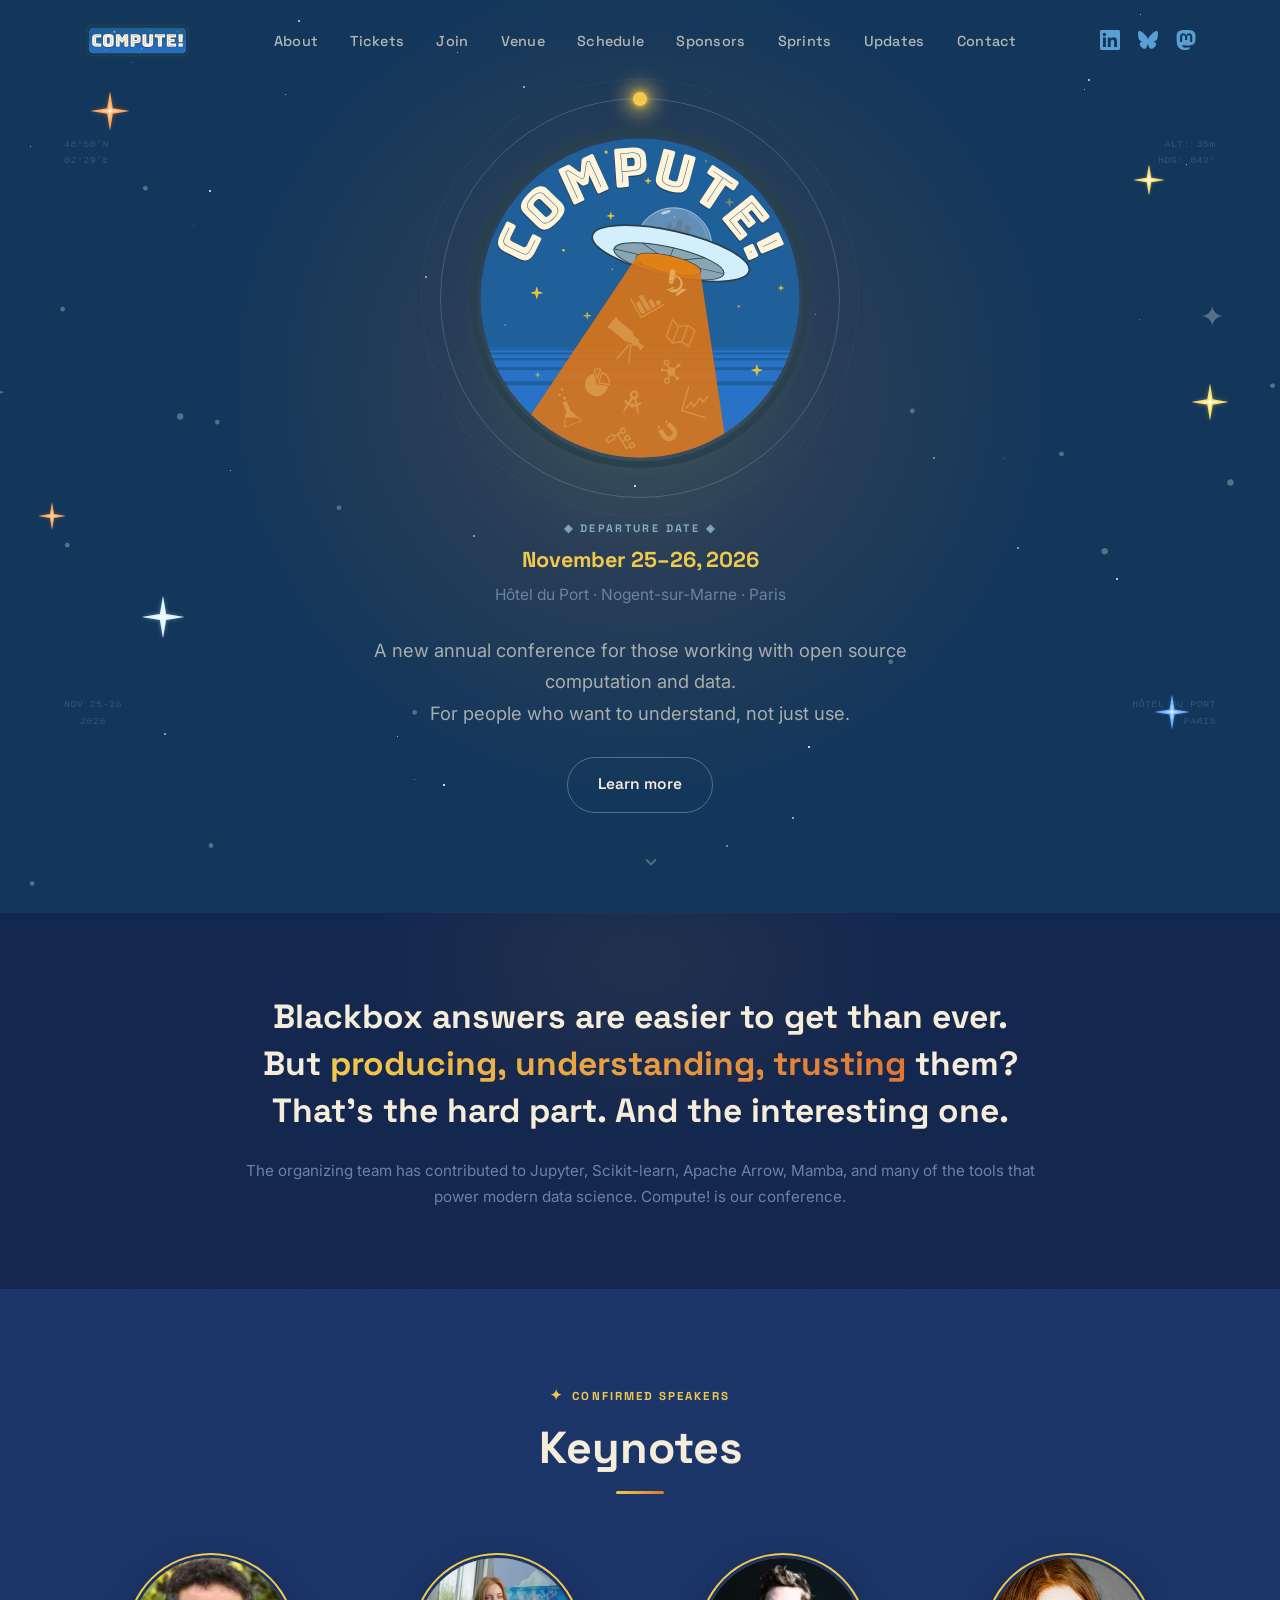
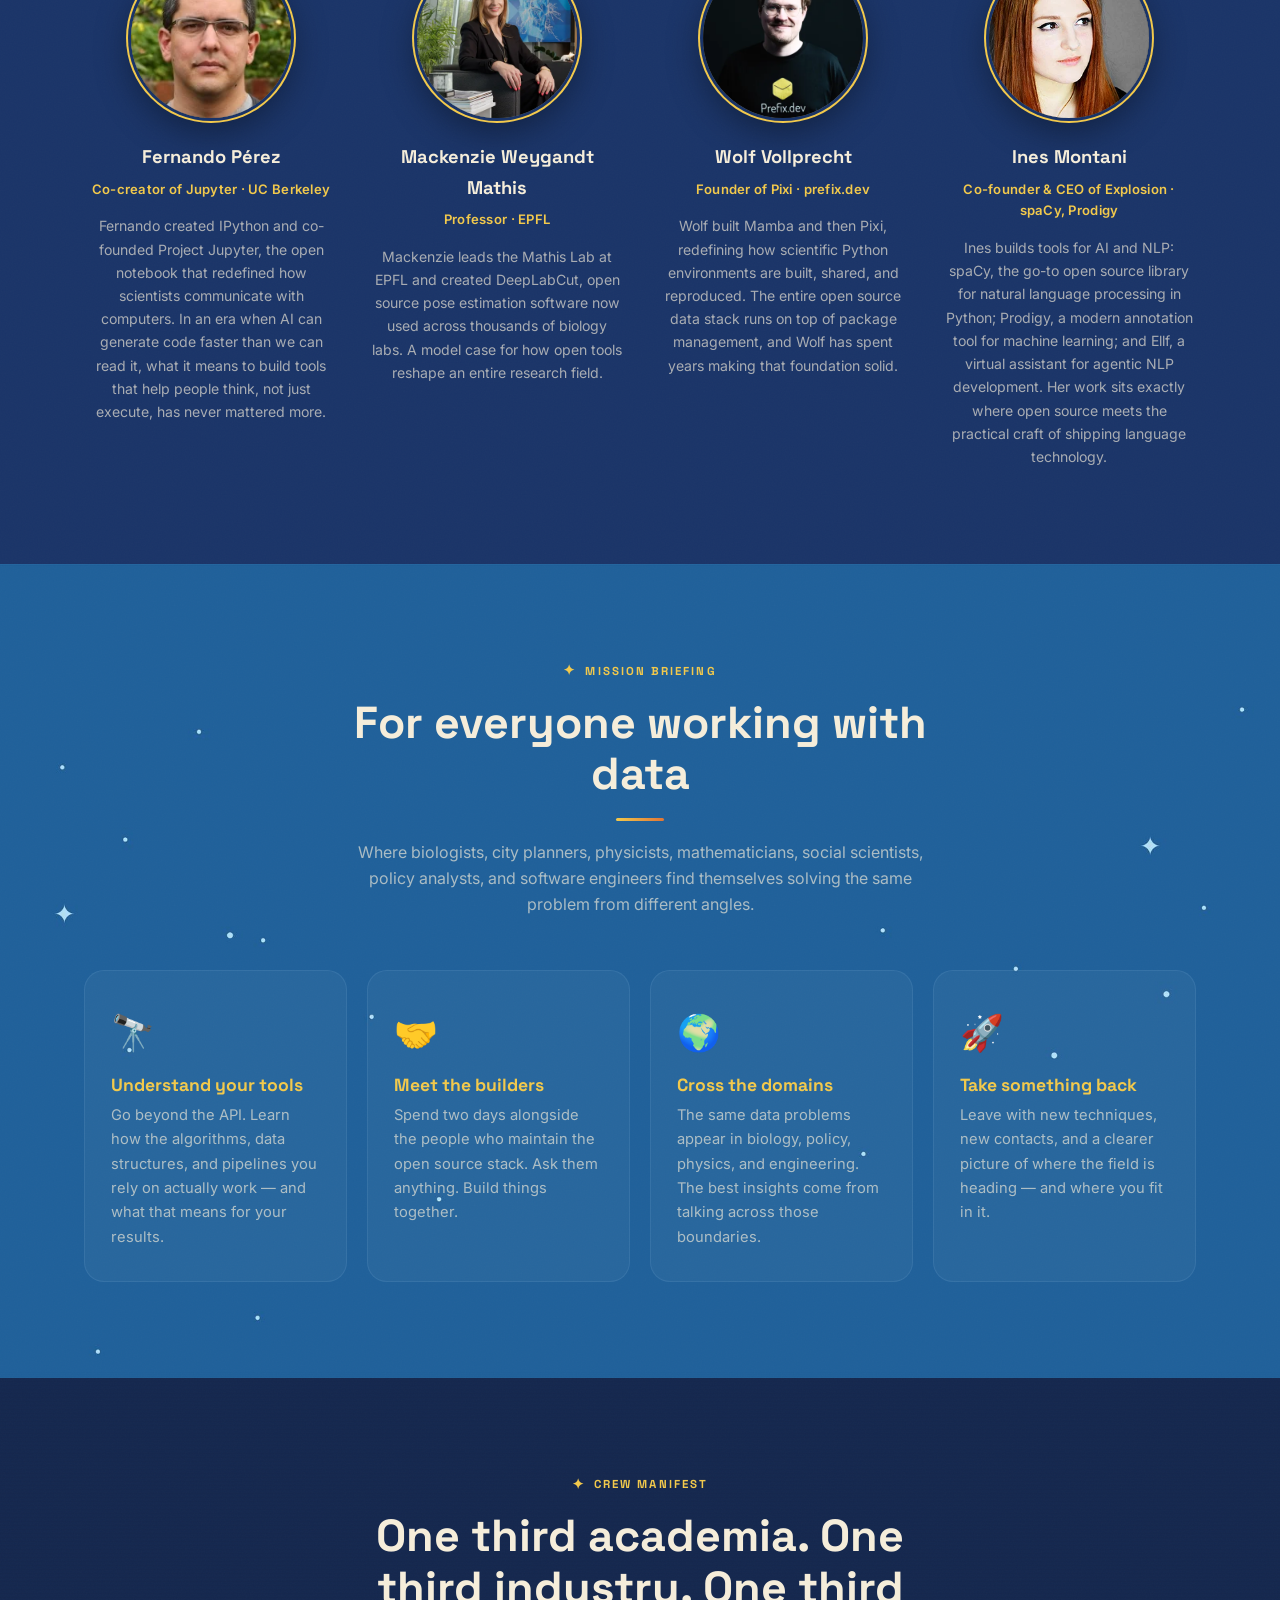
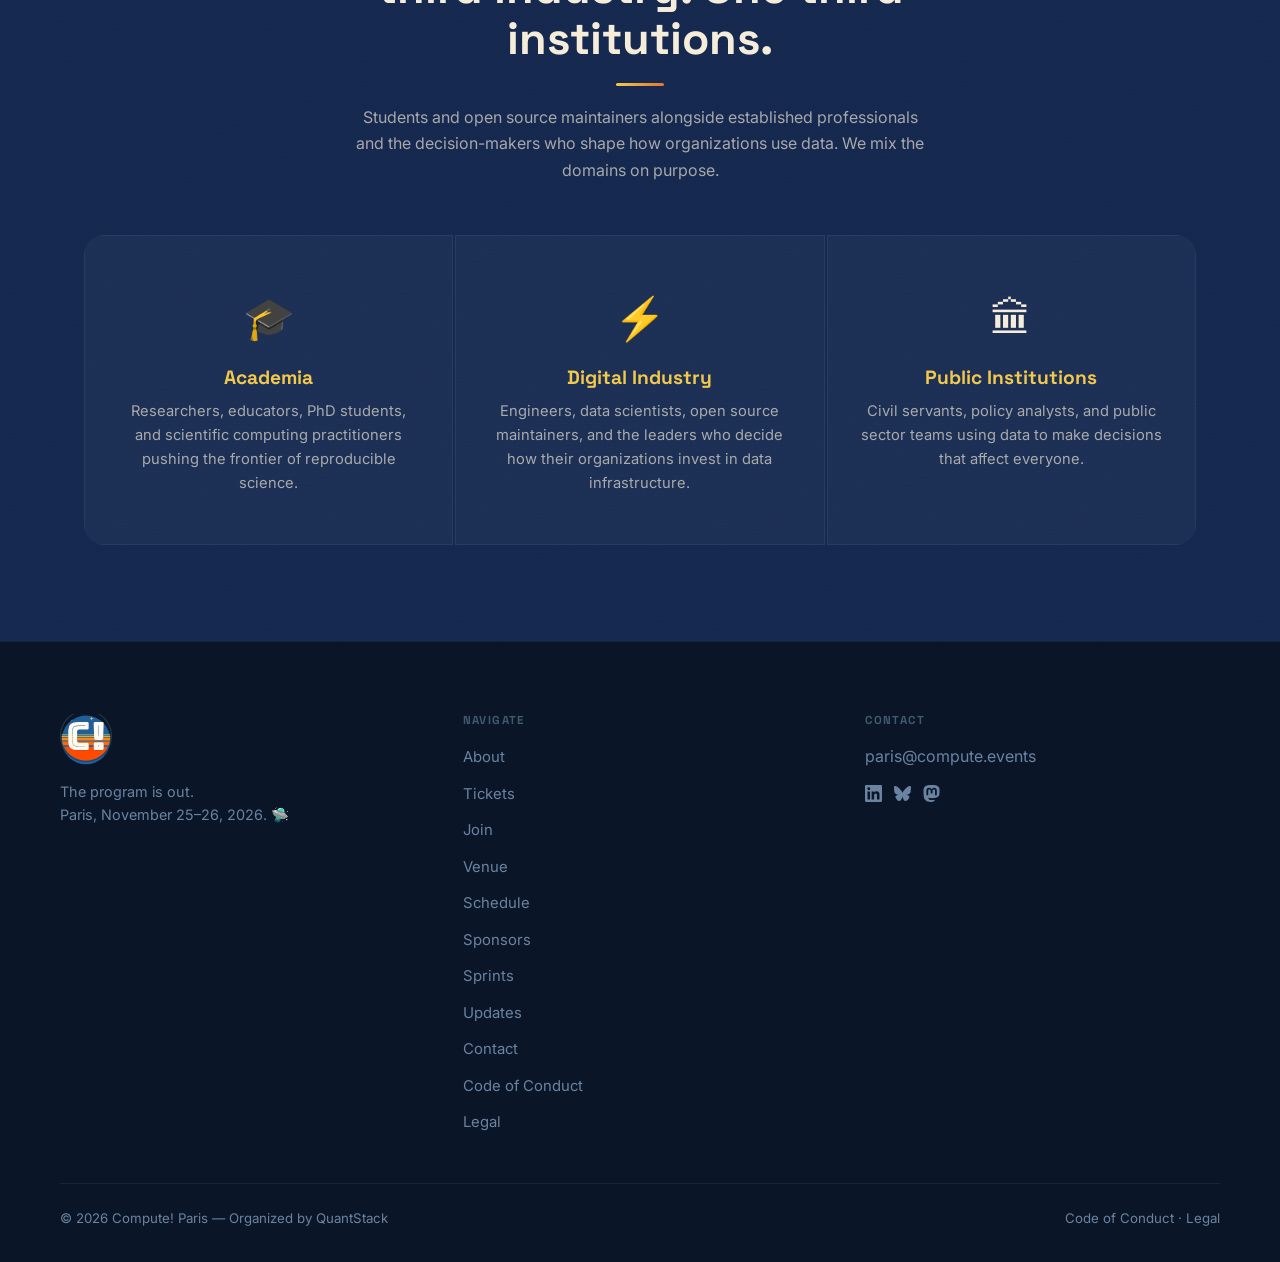
<file: index.html>
<!DOCTYPE html>
<html lang="en">
<head>
  <meta charset="UTF-8">
  <meta name="viewport" content="width=device-width, initial-scale=1.0">
  <title>Compute! Paris 2026</title>
  <meta name="description" content="Compute! is a new annual conference for those working with data and computation to make sense of the world. Paris, November 25–26, 2026.">
  <meta property="og:type" content="website">
  <meta property="og:site_name" content="Compute! Paris 2026">
  <meta property="og:url" content="https://compute.events/paris2026/">
  <meta property="og:title" content="Compute! Paris 2026">
  <meta property="og:description" content="Understanding your tools and algorithms is what gives you agency in a digital world. Paris, November 25–26, 2026.">
  <meta property="og:image" content="https://compute.events/paris2026/assets/images/og-card.png">
  <meta name="twitter:card" content="summary_large_image">
  <meta name="twitter:image" content="https://compute.events/paris2026/assets/images/og-card.png">
  <link rel="stylesheet" href="assets/css/style.css">
  <link rel="preconnect" href="https://fonts.googleapis.com">
  <link rel="preconnect" href="https://fonts.gstatic.com" crossorigin>
  <link rel="stylesheet" href="https://fonts.googleapis.com/css2?family=Space+Grotesk:wght@400;500;600;700&family=Inter:wght@400;500&display=swap">
  <link rel="icon" href="assets/logos/compute_favicon.svg" type="image/svg+xml">
  <!-- Privacy-friendly analytics by Plausible -->
  <script async src="https://plausible.io/js/pa-mO2lgUZ8L7uwhGXaoCMp7.js"></script>
  <script>
  window.plausible=window.plausible||function(){(plausible.q=plausible.q||[]).push(arguments)},plausible.init=plausible.init||function(i){plausible.o=i||{}};
  plausible.init()
  </script>
</head>
<body>

  <!-- ── NAV ── -->
  <nav class="nav">
    <div class="nav__inner">
      <a href="index.html" class="nav__logo">
        <img src="assets/logos/compute_text.svg" class="nav__logo-text" alt="Compute! Paris 2026">
      </a>
      <ul class="nav__links">
        <li><a href="about.html">About</a></li>
        <!--<li><a href="cfp.html">CfP</a></li>-->
        <li><a href="tickets.html">Tickets</a></li>
        <li><a href="join-the-mission.html">Join</a></li>
        <li><a href="venue.html">Venue</a></li>
        <li><a href="schedule.html">Schedule</a></li>
        <li><a href="sponsors.html">Sponsors</a></li>
        <li><a href="sprints.html">Sprints</a></li>
        <li><a href="updates.html">Updates</a></li>
        <li><a href="contact.html">Contact</a></li>
      </ul>
      <div class="nav__social">
        <a href="https://www.linkedin.com/company/103528767" aria-label="LinkedIn" target="_blank" rel="noopener">
          <svg viewBox="0 0 24 24"><use href="assets/logos/icon-linkedin.svg#icon"/></svg>
        </a>
        <a href="https://bsky.app/profile/computeparis.bsky.social" aria-label="Bluesky" target="_blank" rel="noopener">
          <svg viewBox="0 0 24 24"><use href="assets/logos/icon-bluesky.svg#icon"/></svg>
        </a>
        <a href="https://mastodon.social/@computeparis" aria-label="Mastodon" target="_blank" rel="noopener">
          <svg viewBox="0 0 24 24"><use href="assets/logos/icon-mastodon.svg#icon"/></svg>
        </a>
      </div>
      <button class="nav__burger" aria-label="Open menu">
        <svg viewBox="0 0 24 24"><path d="M3 18h18v-2H3v2zm0-5h18v-2H3v2zm0-7v2h18V6H3z"/></svg>
      </button>
    </div>
  </nav>

  <!-- ── MOBILE NAV ── -->
  <div class="nav__mobile" role="dialog" aria-label="Navigation menu">
    <button class="nav__mobile-close" aria-label="Close menu">
      <svg viewBox="0 0 24 24"><path d="M19 6.41L17.59 5 12 10.59 6.41 5 5 6.41 10.59 12 5 17.59 6.41 19 12 13.41 17.59 19 19 17.59 13.41 12z"/></svg>
    </button>
    <a href="about.html">About</a>
    <!--<a href="cfp.html">CfP</a>-->
    <a href="tickets.html">Tickets</a>
    <a href="join-the-mission.html">Join</a>
    <a href="venue.html">Venue</a>
    <a href="schedule.html">Schedule</a>
    <a href="sponsors.html">Sponsors</a>
    <a href="sprints.html">Sprints</a>
    <a href="updates.html">Updates</a>
    <a href="contact.html">Contact</a>
  </div>

  <!-- ── HERO ── -->
  <section class="hero">
    <div class="hero__bg"></div>
    <div class="hero__starfield" aria-hidden="true"><span></span></div>
    <div class="hero__stars" aria-hidden="true">
      <img class="hero__star hero__star--1" src="assets/images/stars/star-orange.svg" alt="">
      <img class="hero__star hero__star--2" src="assets/images/stars/star-yellow.svg" alt="">
      <img class="hero__star hero__star--3" src="assets/images/stars/star-lightblue.svg" alt="">
      <img class="hero__star hero__star--4" src="assets/images/stars/star-darkblue.svg" alt="">
      <img class="hero__star hero__star--5" src="assets/images/stars/star-orange.svg" alt="">
      <img class="hero__star hero__star--6" src="assets/images/stars/star-yellow.svg" alt="">
    </div>
    <div class="hero__beam" aria-hidden="true"></div>
    <!-- Coordinate readouts -->
    <div class="hero__coords hero__coords--tl" aria-hidden="true">48°50'N<br>02°29'E</div>
    <div class="hero__coords hero__coords--tr" aria-hidden="true">ALT: 35m<br>HDG: 042°</div>
    <div class="hero__coords hero__coords--bl" aria-hidden="true">NOV 25-26<br>2026</div>
    <div class="hero__coords hero__coords--br" aria-hidden="true">HÔTEL DU PORT<br>PARIS</div>
    <div class="hero__content">
      <div class="hero__logo-wrap">
        <div class="hero__orbit" aria-hidden="true"></div>
        <img src="assets/logos/compute_main_logo.svg" class="hero__logo" alt="Compute!">
      </div>
      <div class="hero__mission-data">
        <span class="hero__mission-label">◈ Departure date ◈</span>
        <span class="hero__date-main">November 25–26, 2026</span>
        <span class="hero__date-venue">Hôtel du Port · Nogent-sur-Marne · Paris</span>
      </div>
      <p class="hero__desc">
        A new annual conference for those working with open source computation and data.<br>
        For people who want to understand, not just use.
      </p>
      <div class="hero__ctas">
        <a href="about.html" class="btn btn--outline">Learn more</a>
        <!--<a href="cfp.html" class="btn btn--gold">Submit a proposal 🛸</a>-->
      </div>
    </div>
    <div class="hero__scroll" aria-hidden="true">
      <svg viewBox="0 0 24 24"><path d="M7.41 8.59L12 13.17l4.59-4.58L18 10l-6 6-6-6 1.41-1.41z"/></svg>
    </div>
  </section>

  <!-- ── CONVICTION ── -->
  <section class="conviction">
    <div class="conviction__inner">
      <p class="conviction__quote">
        Blackbox answers are easier to get than ever.
        But <em>producing, understanding, trusting</em> them?
        That's the hard part. And the interesting one.
      </p>
      <p class="conviction__sub">
          The organizing team has contributed to Jupyter, Scikit-learn, Apache Arrow, Mamba, and many of the tools that power modern data science. Compute! is our conference.
      </p>
    </div>
  </section>

  <!-- ── KEYNOTE SPEAKERS ── -->
  <section class="section section--navy-mid">
    <div class="container">
      <div class="section-header text-center">
        <span class="overline">Confirmed speakers</span>
        <h2>Keynotes</h2>
        <span class="section-header__rule"></span>
      </div>
      <div class="keynote__grid">

        <div class="keynote__card">
          <img class="keynote__photo" src="assets/images/keynotes/fperez_headshot.webp" alt="Fernando Pérez" width="160" height="160" loading="lazy" decoding="async">
          <div class="keynote__body">
            <span class="keynote__name">Fernando Pérez</span>
            <span class="keynote__role">Co-creator of Jupyter · UC Berkeley</span>
            <p class="keynote__bio">Fernando created IPython and co-founded Project Jupyter, the open notebook that redefined how scientists communicate with computers. In an era when AI can generate code faster than we can read it, what it means to build tools that help people think, not just execute, has never mattered more.</p>
          </div>
        </div>

        <div class="keynote__card">
          <img class="keynote__photo" src="assets/images/keynotes/mackenzie_mathis.webp" alt="Mackenzie Weygandt Mathis" width="160" height="160" loading="lazy" decoding="async">
          <div class="keynote__body">
            <span class="keynote__name">Mackenzie Weygandt Mathis</span>
            <span class="keynote__role">Professor · EPFL</span>
            <p class="keynote__bio">Mackenzie leads the Mathis Lab at EPFL and created DeepLabCut, open source pose estimation software now used across thousands of biology labs. A model case for how open tools reshape an entire research field.</p>
          </div>
        </div>

        <div class="keynote__card">
          <img class="keynote__photo" src="assets/images/keynotes/wolf_vollprecth.webp" alt="Wolf Vollprecht" width="160" height="160" loading="lazy" decoding="async">
          <div class="keynote__body">
            <span class="keynote__name">Wolf Vollprecht</span>
            <span class="keynote__role">Founder of Pixi · prefix.dev</span>
            <p class="keynote__bio">Wolf built Mamba and then Pixi, redefining how scientific Python environments are built, shared, and reproduced. The entire open source data stack runs on top of package management, and Wolf has spent years making that foundation solid.</p>
          </div>
        </div>

        <div class="keynote__card">
          <img class="keynote__photo" src="assets/images/keynotes/ines_montani.webp" alt="Ines Montani" width="160" height="160" loading="lazy" decoding="async">
          <div class="keynote__body">
            <span class="keynote__name">Ines Montani</span>
            <span class="keynote__role">Co-founder & CEO of Explosion · spaCy, Prodigy</span>
            <p class="keynote__bio">Ines builds tools for AI and NLP: spaCy, the go-to open source library for natural language processing in Python; Prodigy, a modern annotation tool for machine learning; and Ellf, a virtual assistant for agentic NLP development. Her work sits exactly where open source meets the practical craft of shipping language technology.</p>
          </div>
        </div>

      </div>
    </div>
  </section>

  <!-- ── WHAT TO EXPECT ── -->
  <section class="section section--stars-blue">
    <div class="container">
      <div class="section-header">
        <span class="overline">Mission briefing</span>
        <h2>For everyone working with data</h2>
        <span class="section-header__rule"></span>
        <p style="color:var(--cream-dim)">
          Where biologists, city planners, physicists, mathematicians, social scientists,
          policy analysts, and software engineers find themselves solving the same problem from different angles.
        </p>
      </div>
      <div class="expect__grid">
        <div class="expect__card">
          <div class="expect__icon">🔭</div>
          <h3>Understand your tools</h3>
          <p>Go beyond the API. Learn how the algorithms, data structures, and pipelines you rely on actually work — and what that means for your results.</p>
        </div>
        <div class="expect__card">
          <div class="expect__icon">🤝</div>
          <h3>Meet the builders</h3>
          <p>Spend two days alongside the people who maintain the open source stack. Ask them anything. Build things together.</p>
        </div>
        <div class="expect__card">
          <div class="expect__icon">🌍</div>
          <h3>Cross the domains</h3>
          <p>The same data problems appear in biology, policy, physics, and engineering. The best insights come from talking across those boundaries.</p>
        </div>
        <div class="expect__card">
          <div class="expect__icon">🚀</div>
          <h3>Take something back</h3>
          <p>Leave with new techniques, new contacts, and a clearer picture of where the field is heading — and where you fit in it.</p>
        </div>
      </div>
    </div>
  </section>

  <!-- ── WHO'S COMING ── -->
  <section class="section section--dark">
    <div class="container">
      <div class="section-header">
        <span class="overline">Crew manifest</span>
        <h2>One third academia. One third industry. One third institutions.</h2>
        <span class="section-header__rule"></span>
        <p style="color:var(--cream-dim)">
          Students and open source maintainers alongside established professionals
          and the decision-makers who shape how organizations use data. We mix the domains on purpose.
        </p>
      </div>
      <div class="audience__grid">
        <div class="audience__cell">
          <div class="audience__icon">🎓</div>
          <h3>Academia</h3>
          <p>Researchers, educators, PhD students, and scientific computing practitioners pushing the frontier of reproducible science.</p>
        </div>
        <div class="audience__cell">
          <div class="audience__icon">⚡</div>
          <h3>Digital Industry</h3>
          <p>Engineers, data scientists, open source maintainers, and the leaders who decide how their organizations invest in data infrastructure.</p>
        </div>
        <div class="audience__cell">
          <div class="audience__icon">🏛</div>
          <h3>Public Institutions</h3>
          <p>Civil servants, policy analysts, and public sector teams using data to make decisions that affect everyone.</p>
        </div>
      </div>
    </div>
  </section>

  <!-- ── FOOTER ── -->
  <footer class="footer">
    <div class="footer__inner">
      <div class="footer__brand">
        <img src="assets/logos/compute_favicon.svg" class="footer-logo" alt="Compute!" loading="lazy">
        <p>The program is out.</p>
        <p>Paris, November 25–26, 2026. 🛸</p>
      </div>
      <nav class="footer__nav" aria-label="Footer navigation">
        <h4>Navigate</h4>
        <ul>
          <li><a href="about.html">About</a></li>
          <!--<li><a href="cfp.html">CfP</a></li>-->
          <li><a href="tickets.html">Tickets</a></li>
          <li><a href="join-the-mission.html">Join</a></li>
          <li><a href="venue.html">Venue</a></li>
          <li><a href="schedule.html">Schedule</a></li>
          <li><a href="sponsors.html">Sponsors</a></li>
          <li><a href="sprints.html">Sprints</a></li>
          <li><a href="updates.html">Updates</a></li>
          <li><a href="contact.html">Contact</a></li>
          <li><a href="code-of-conduct.html">Code of Conduct</a></li>
          <li><a href="legal.html">Legal</a></li>
        </ul>
      </nav>
      <div class="footer__contact">
        <h4>Contact</h4>
        <a href="mailto:paris@compute.events" style="display:block;margin-top:12px;color:var(--cyan)">paris@compute.events</a>
        <div class="footer__social">
          <a href="https://www.linkedin.com/company/103528767" aria-label="LinkedIn" target="_blank" rel="noopener">
            <svg viewBox="0 0 24 24"><use href="assets/logos/icon-linkedin.svg#icon"/></svg>
          </a>
          <a href="https://bsky.app/profile/computeparis.bsky.social" aria-label="Bluesky" target="_blank" rel="noopener">
            <svg viewBox="0 0 24 24"><use href="assets/logos/icon-bluesky.svg#icon"/></svg>
          </a>
          <a href="https://mastodon.social/@computeparis" aria-label="Mastodon" target="_blank" rel="noopener">
            <svg viewBox="0 0 24 24"><use href="assets/logos/icon-mastodon.svg#icon"/></svg>
          </a>
        </div>
      </div>
    </div>
    <div class="footer__bottom">
      <span>© 2026 Compute! Paris — Organized by QuantStack</span>
      <span><a href="code-of-conduct.html">Code of Conduct</a> · <a href="legal.html">Legal</a></span>
    </div>
  </footer>

  <script src="assets/js/main.js"></script>
</body>
</html>
</file>
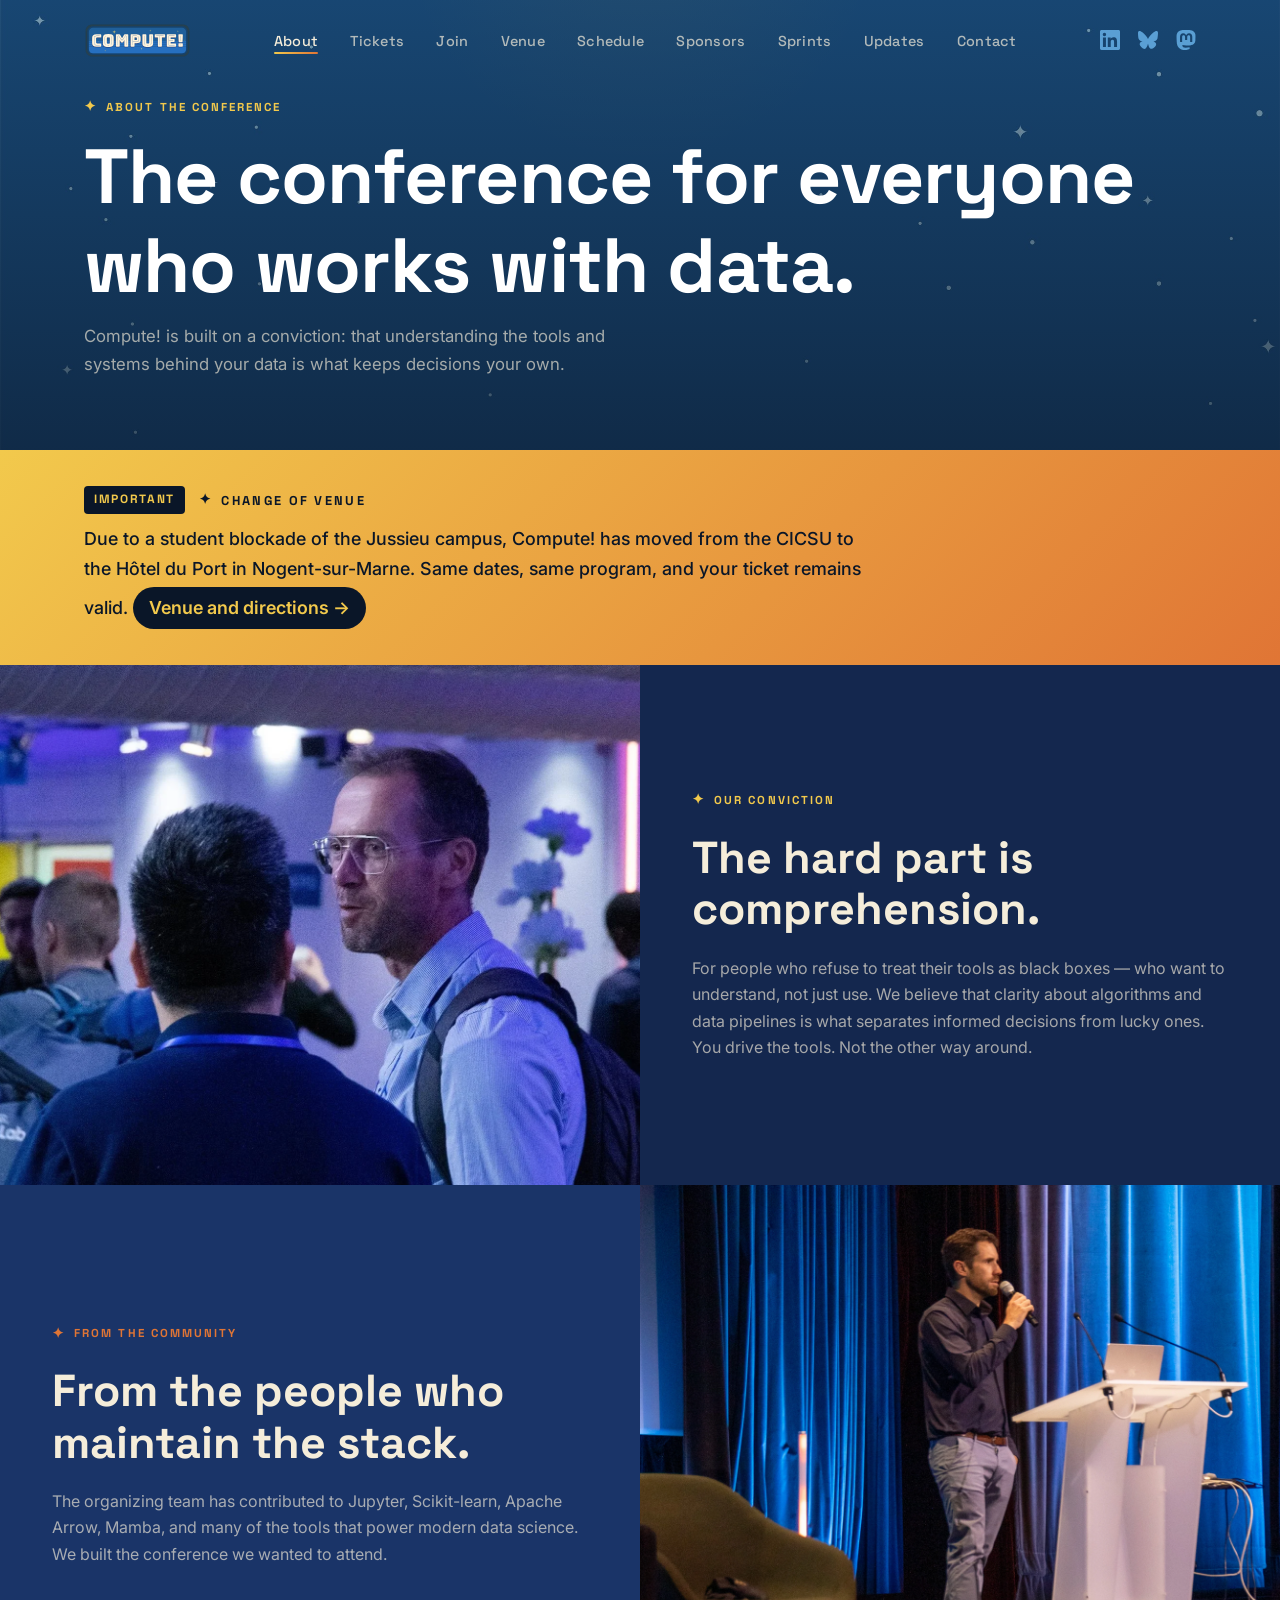
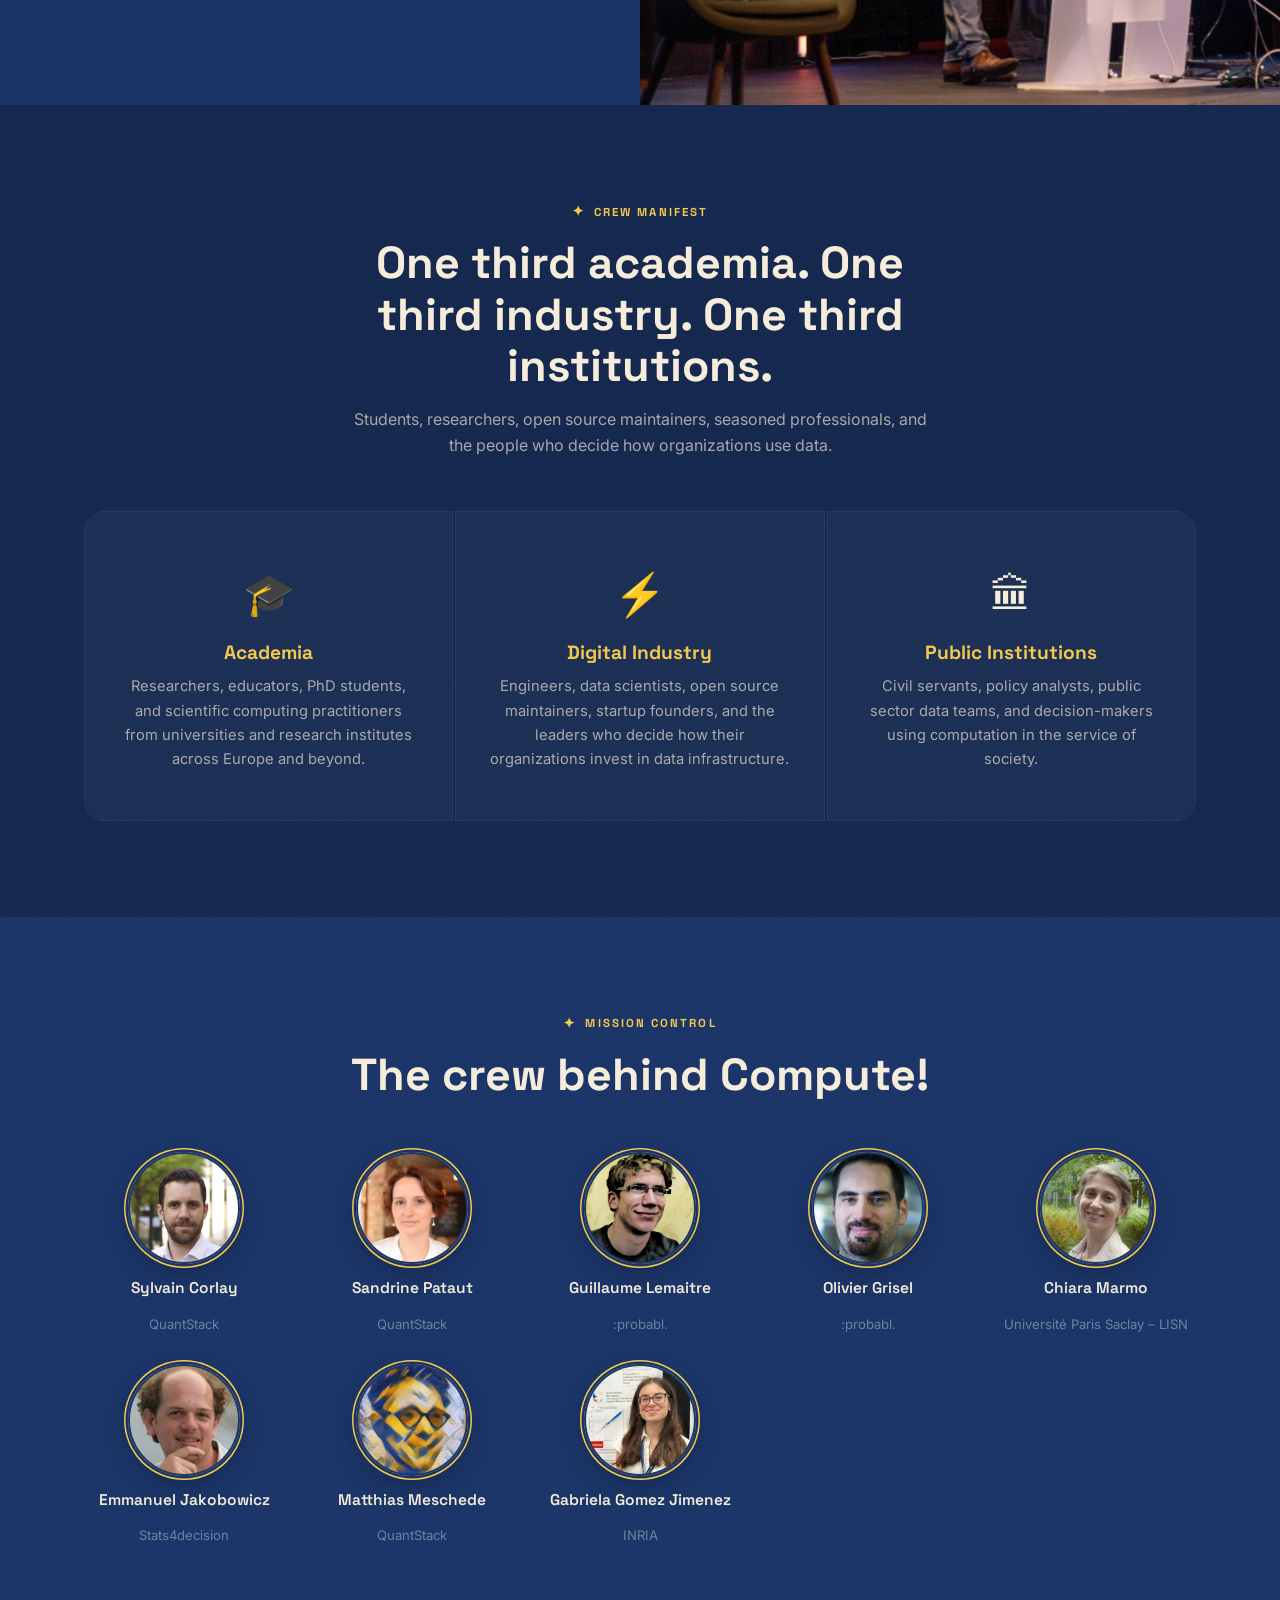
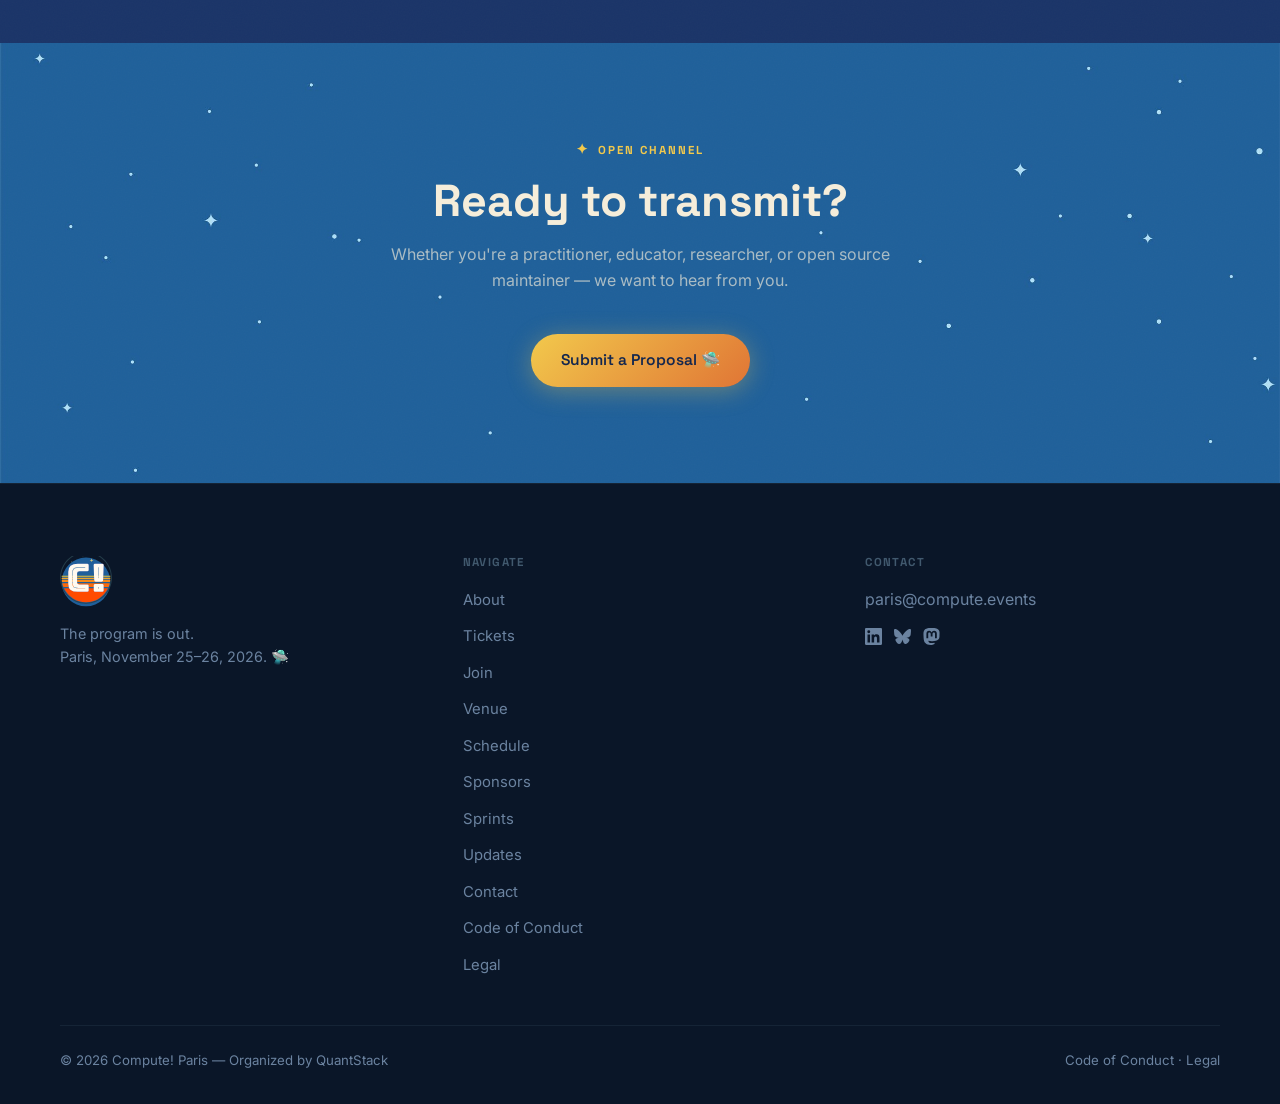
<file: about.html>
<!DOCTYPE html>
<html lang="en">
<head>
  <meta charset="UTF-8">
  <meta name="viewport" content="width=device-width, initial-scale=1.0">
  <title>About — Compute! Paris 2026</title>
  <meta name="description" content="Compute! is a community and conference for everyone who works with the open source compute and data infrastructure.">
  <meta property="og:type" content="website">
  <meta property="og:site_name" content="Compute! Paris 2026">
  <meta property="og:url" content="https://compute.events/paris2026/about.html">
  <meta property="og:title" content="About — Compute! Paris 2026">
  <meta property="og:description" content="Compute! is a community and conference for everyone who works with the open source compute and data infrastructure.">
  <meta property="og:image" content="https://compute.events/paris2026/assets/images/og-card.png">
  <meta name="twitter:card" content="summary_large_image">
  <meta name="twitter:image" content="https://compute.events/paris2026/assets/images/og-card.png">
  <link rel="stylesheet" href="assets/css/style.css">
  <link rel="preconnect" href="https://fonts.googleapis.com">
  <link rel="preconnect" href="https://fonts.gstatic.com" crossorigin>
  <link rel="stylesheet" href="https://fonts.googleapis.com/css2?family=Space+Grotesk:wght@400;500;600;700&family=Inter:wght@400;500&display=swap">
  <link rel="icon" href="assets/logos/compute_favicon.svg" type="image/svg+xml">
  <!-- Privacy-friendly analytics by Plausible -->
  <script async src="https://plausible.io/js/pa-mO2lgUZ8L7uwhGXaoCMp7.js"></script>
  <script>
  window.plausible=window.plausible||function(){(plausible.q=plausible.q||[]).push(arguments)},plausible.init=plausible.init||function(i){plausible.o=i||{}};
  plausible.init()
  </script>
</head>
<body>

  <!-- ── NAV ── -->
  <nav class="nav">
    <div class="nav__inner">
      <a href="index.html" class="nav__logo">
        <img src="assets/logos/compute_text.svg" class="nav__logo-text" alt="Compute! Paris 2026">
      </a>
      <ul class="nav__links">
        <li><a href="about.html" class="active">About</a></li>
        <!--<li><a href="cfp.html">CfP</a></li>-->
        <li><a href="tickets.html">Tickets</a></li>
        <li><a href="join-the-mission.html">Join</a></li>
        <li><a href="venue.html">Venue</a></li>
        <li><a href="schedule.html">Schedule</a></li>
        <li><a href="sponsors.html">Sponsors</a></li>
        <li><a href="sprints.html">Sprints</a></li>
        <li><a href="updates.html">Updates</a></li>
        <li><a href="contact.html">Contact</a></li>
      </ul>
      <div class="nav__social">
        <a href="https://www.linkedin.com/company/103528767" aria-label="LinkedIn" target="_blank" rel="noopener">
          <svg viewBox="0 0 24 24"><use href="assets/logos/icon-linkedin.svg#icon"/></svg>
        </a>
        <a href="https://bsky.app/profile/computeparis.bsky.social" aria-label="Bluesky" target="_blank" rel="noopener">
          <svg viewBox="0 0 24 24"><use href="assets/logos/icon-bluesky.svg#icon"/></svg>
        </a>
        <a href="https://mastodon.social/@computeparis" aria-label="Mastodon" target="_blank" rel="noopener">
          <svg viewBox="0 0 24 24"><use href="assets/logos/icon-mastodon.svg#icon"/></svg>
        </a>
      </div>
      <button class="nav__burger" aria-label="Open menu">
        <svg viewBox="0 0 24 24"><path d="M3 18h18v-2H3v2zm0-5h18v-2H3v2zm0-7v2h18V6H3z"/></svg>
      </button>
    </div>
  </nav>

  <!-- ── MOBILE NAV ── -->
  <div class="nav__mobile" role="dialog" aria-label="Navigation menu">
    <button class="nav__mobile-close" aria-label="Close menu">
      <svg viewBox="0 0 24 24"><path d="M19 6.41L17.59 5 12 10.59 6.41 5 5 6.41 10.59 12 5 17.59 6.41 19 12 13.41 17.59 19 19 17.59 13.41 12z"/></svg>
    </button>
    <a href="about.html" class="active">About</a>
    <!--<a href="cfp.html">CfP</a>-->
    <a href="tickets.html">Tickets</a>
    <a href="join-the-mission.html">Join</a>
    <a href="venue.html">Venue</a>
    <a href="schedule.html">Schedule</a>
    <a href="sponsors.html">Sponsors</a>
    <a href="sprints.html">Sprints</a>
    <a href="updates.html">Updates</a>
    <a href="contact.html">Contact</a>
  </div>

  <!-- ── PAGE HERO ── -->
  <header class="page-hero">
    <div class="page-hero__content container">
      <span class="overline">About the conference</span>
      <h1>The conference for everyone who works with data.</h1>
      <p>Compute! is built on a conviction: that understanding the tools and systems behind your data is what keeps decisions your own.</p>
    </div>
  </header>

  <!-- ── VENUE CHANGE NOTICE ── -->
  <section class="venue-notice" id="venue-change">
    <div class="container">
      <div class="venue-notice__head"><span class="venue-notice__badge">Important</span><span class="overline">Change of venue</span></div>
      <p>
        Due to a student blockade of the Jussieu campus, Compute! has moved from the CICSU to the
        Hôtel du Port in Nogent-sur-Marne. Same dates, same program, and your ticket remains valid.
        <a href="venue.html">Venue and directions →</a>
      </p>
    </div>
  </section>

  <!-- ── PHOTO SPLIT: CONVICTION ── -->
  <div class="photo-split">
    <div class="photo-split__img">
      <img src="assets/images/conference-audience-1.webp" alt="Conference attendees">
    </div>
    <div class="photo-split__content">
      <span class="overline">Our conviction</span>
      <h2>The hard part is comprehension.</h2>
      <p>
        For people who refuse to treat their tools as black boxes —
        who want to understand, not just use.
        We believe that clarity about algorithms and data pipelines is what separates
        informed decisions from lucky ones. You drive the tools. Not the other way around.
      </p>
    </div>
  </div>

  <!-- ── PHOTO SPLIT: COMMUNITY ── -->
  <div class="photo-split photo-split--reverse">
    <div class="photo-split__img">
      <img src="assets/images/conference-audience-3.webp" alt="Community gathering">
    </div>
    <div class="photo-split__content">
      <span class="overline overline--orange">From the community</span>
      <h2>From the people who maintain the stack.</h2>
      <p>
        The organizing team has contributed to Jupyter, Scikit-learn, Apache Arrow, Mamba,
        and many of the tools that power modern data science.
        We built the conference we wanted to attend.
      </p>
    </div>
  </div>

  <!-- ── WHO ATTENDS ── -->
  <section class="section section--dark">
    <div class="container">
      <div class="section-header">
        <span class="overline">Crew manifest</span>
        <h2>One third academia. One third industry. One third institutions.</h2>
        <p style="color:var(--cream-dim)">Students, researchers, open source maintainers, seasoned professionals, and the people who decide how organizations use data.</p>
      </div>
      <div class="audience__grid">
        <div class="audience__cell">
          <div class="audience__icon">🎓</div>
          <h3>Academia</h3>
          <p>Researchers, educators, PhD students, and scientific computing practitioners from universities and research institutes across Europe and beyond.</p>
        </div>
        <div class="audience__cell">
          <div class="audience__icon">⚡</div>
          <h3>Digital Industry</h3>
          <p>Engineers, data scientists, open source maintainers, startup founders, and the leaders who decide how their organizations invest in data infrastructure.</p>
        </div>
        <div class="audience__cell">
          <div class="audience__icon">🏛</div>
          <h3>Public Institutions</h3>
          <p>Civil servants, policy analysts, public sector data teams, and decision-makers using computation in the service of society.</p>
        </div>
      </div>
    </div>
  </section>

  <!-- ── COMMITTEE ── -->
  <section class="section section--navy-mid">
    <div class="container">
      <div class="section-header">
        <span class="overline">Mission control</span>
        <h2>The crew behind Compute!</h2>
      </div>
      <div class="committee__grid">

        <div class="committee__card">
          <img class="committee__photo" src="assets/images/committee/sylvain.webp" alt="Sylvain Corlay">
          <span class="committee__name">Sylvain Corlay</span>
          <span class="committee__org">QuantStack</span>
        </div>

        <div class="committee__card">
          <img class="committee__photo" src="assets/images/committee/sandrine.webp" alt="Sandrine Pataut">
          <span class="committee__name">Sandrine Pataut</span>
          <span class="committee__org">QuantStack</span>
        </div>

        <div class="committee__card">
          <img class="committee__photo" src="assets/images/committee/guillaume.webp" alt="Guillaume Lemaitre">
          <span class="committee__name">Guillaume Lemaitre</span>
          <span class="committee__org">:probabl.</span>
        </div>

        <div class="committee__card">
          <img class="committee__photo" src="assets/images/committee/olivier.webp" alt="Olivier Grisel">
          <span class="committee__name">Olivier Grisel</span>
          <span class="committee__org">:probabl.</span>
        </div>

        <div class="committee__card">
          <img class="committee__photo" src="assets/images/committee/chiara.webp" alt="Chiara Marmo">
          <span class="committee__name">Chiara Marmo</span>
          <span class="committee__org">Université Paris Saclay – LISN</span>
        </div>

        <div class="committee__card">
          <img class="committee__photo" src="assets/images/committee/emmanuel.webp" alt="Emmanuel Jakobowicz">
          <span class="committee__name">Emmanuel Jakobowicz</span>
          <span class="committee__org">Stats4decision</span>
        </div>

        <div class="committee__card">
          <img class="committee__photo" src="assets/images/committee/matthias.webp" alt="Matthias Meschede">
          <span class="committee__name">Matthias Meschede</span>
          <span class="committee__org">QuantStack</span>
        </div>

        <div class="committee__card">
          <img class="committee__photo" src="assets/images/committee/gabriela.webp" alt="Gabriela Gomez Jimenez">
          <span class="committee__name">Gabriela Gomez Jimenez</span>
          <span class="committee__org">INRIA</span>
        </div>

      </div>
    </div>
  </section>

  <!-- ── CTA ── -->
  <section class="section section--stars-blue" style="text-align:center">
    <div class="container">
      <div class="section-header">
        <span class="overline">Open channel</span>
        <h2>Ready to transmit?</h2>
        <p style="color:var(--cream-dim)">Whether you're a practitioner, educator, researcher, or open source maintainer — we want to hear from you.</p>
      </div>
      <div style="margin-top:40px;display:flex;gap:16px;justify-content:center;flex-wrap:wrap">
        <a href="https://pretalx.com/compute-paris-2026/cfp" class="btn btn--gold" target="_blank" rel="noopener">Submit a Proposal 🛸</a>
      </div>
    </div>
  </section>

  <!-- ── FOOTER ── -->
  <footer class="footer">
    <div class="footer__inner">
      <div class="footer__brand">
        <img src="assets/logos/compute_favicon.svg" class="footer-logo" alt="Compute!">
        <p>The program is out.</p>
        <p>Paris, November 25–26, 2026. 🛸</p>
      </div>
      <nav class="footer__nav" aria-label="Footer navigation">
        <h4>Navigate</h4>
        <ul>
          <li><a href="about.html">About</a></li>
          <!--<li><a href="cfp.html">CfP</a></li>-->
          <li><a href="tickets.html">Tickets</a></li>
          <li><a href="join-the-mission.html">Join</a></li>
          <li><a href="venue.html">Venue</a></li>
          <li><a href="schedule.html">Schedule</a></li>
          <li><a href="sponsors.html">Sponsors</a></li>
          <li><a href="sprints.html">Sprints</a></li>
          <li><a href="updates.html">Updates</a></li>
          <li><a href="contact.html">Contact</a></li>
          <li><a href="code-of-conduct.html">Code of Conduct</a></li>
          <li><a href="legal.html">Legal</a></li>
        </ul>
      </nav>
      <div class="footer__contact">
        <h4>Contact</h4>
        <a href="mailto:paris@compute.events" style="display:block;margin-top:12px;color:var(--cyan)">paris@compute.events</a>
        <div class="footer__social">
          <a href="https://www.linkedin.com/company/103528767" aria-label="LinkedIn" target="_blank" rel="noopener">
            <svg viewBox="0 0 24 24"><use href="assets/logos/icon-linkedin.svg#icon"/></svg>
          </a>
          <a href="https://bsky.app/profile/computeparis.bsky.social" aria-label="Bluesky" target="_blank" rel="noopener">
            <svg viewBox="0 0 24 24"><use href="assets/logos/icon-bluesky.svg#icon"/></svg>
          </a>
          <a href="https://mastodon.social/@computeparis" aria-label="Mastodon" target="_blank" rel="noopener">
            <svg viewBox="0 0 24 24"><use href="assets/logos/icon-mastodon.svg#icon"/></svg>
          </a>
        </div>
      </div>
    </div>
    <div class="footer__bottom">
      <span>© 2026 Compute! Paris — Organized by QuantStack</span>
      <span><a href="code-of-conduct.html">Code of Conduct</a> · <a href="legal.html">Legal</a></span>
    </div>
  </footer>

  <script src="assets/js/main.js"></script>
</body>
</html>
</file>
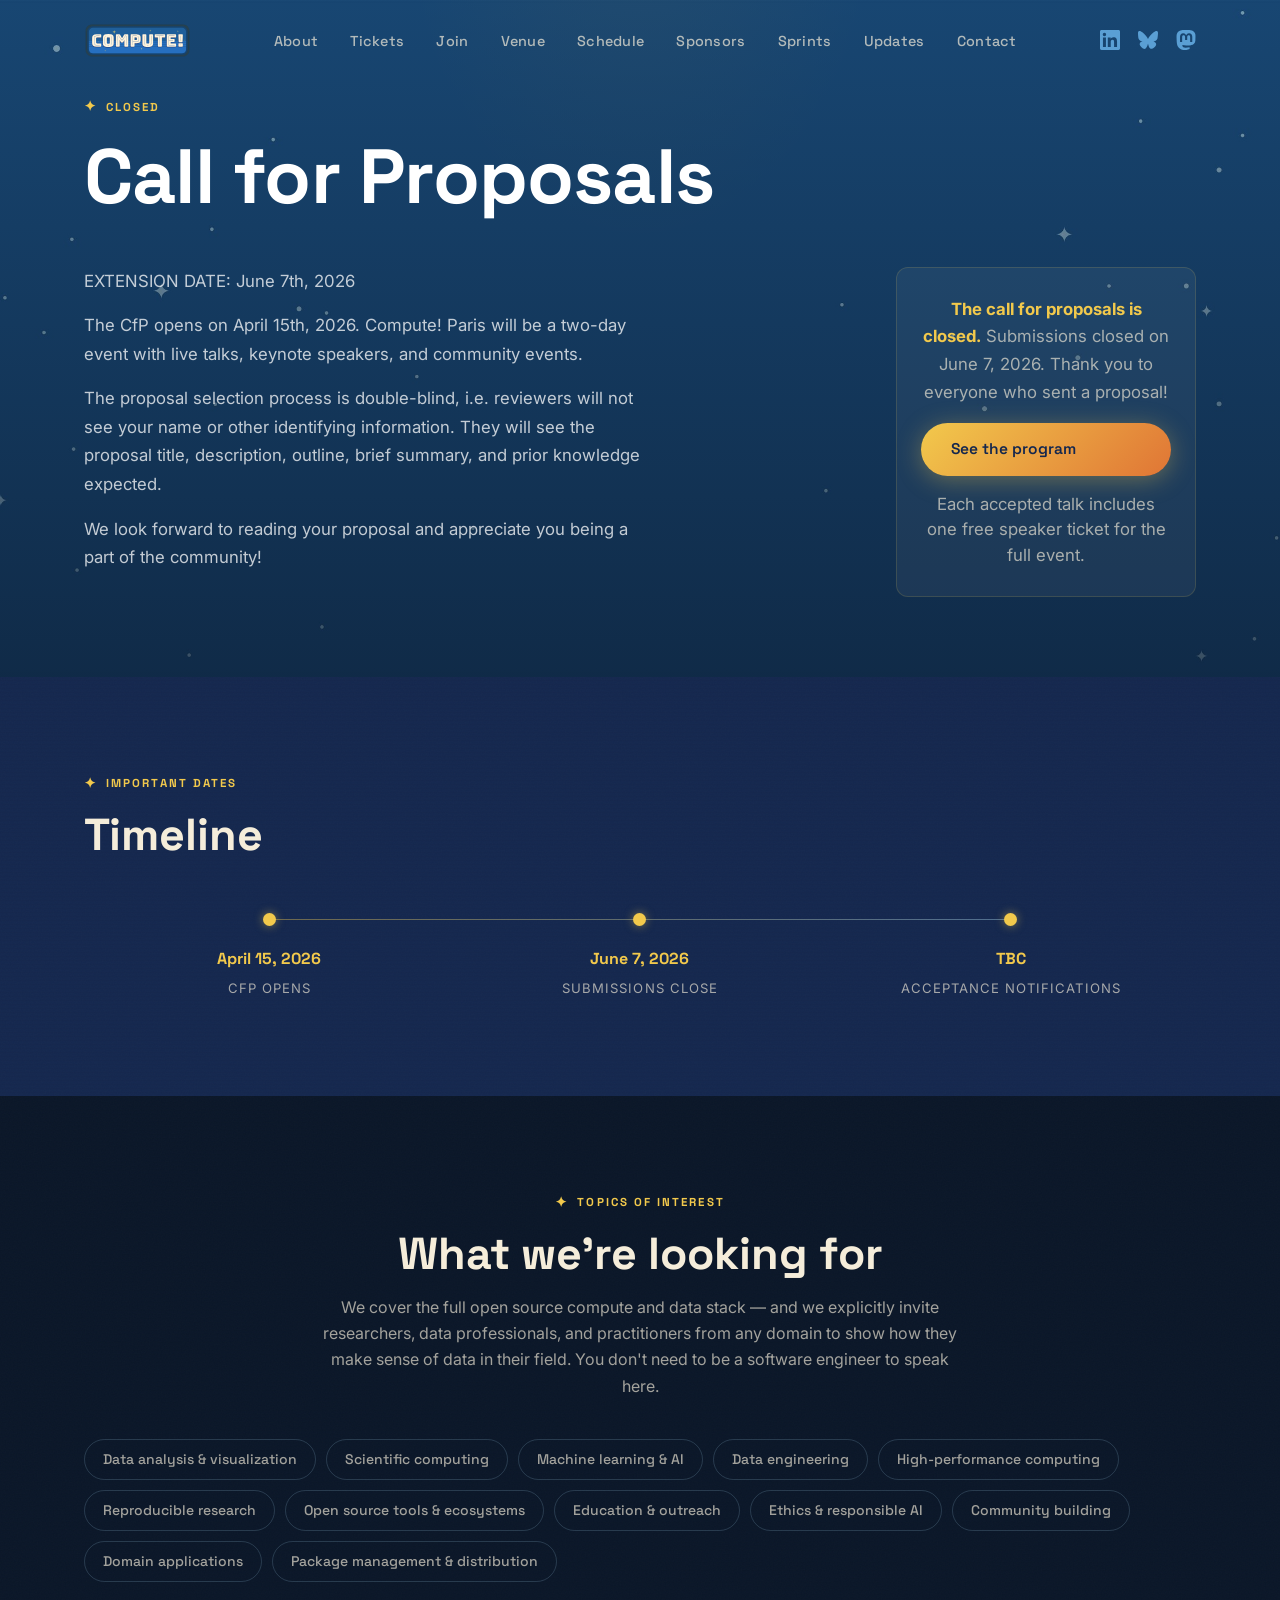
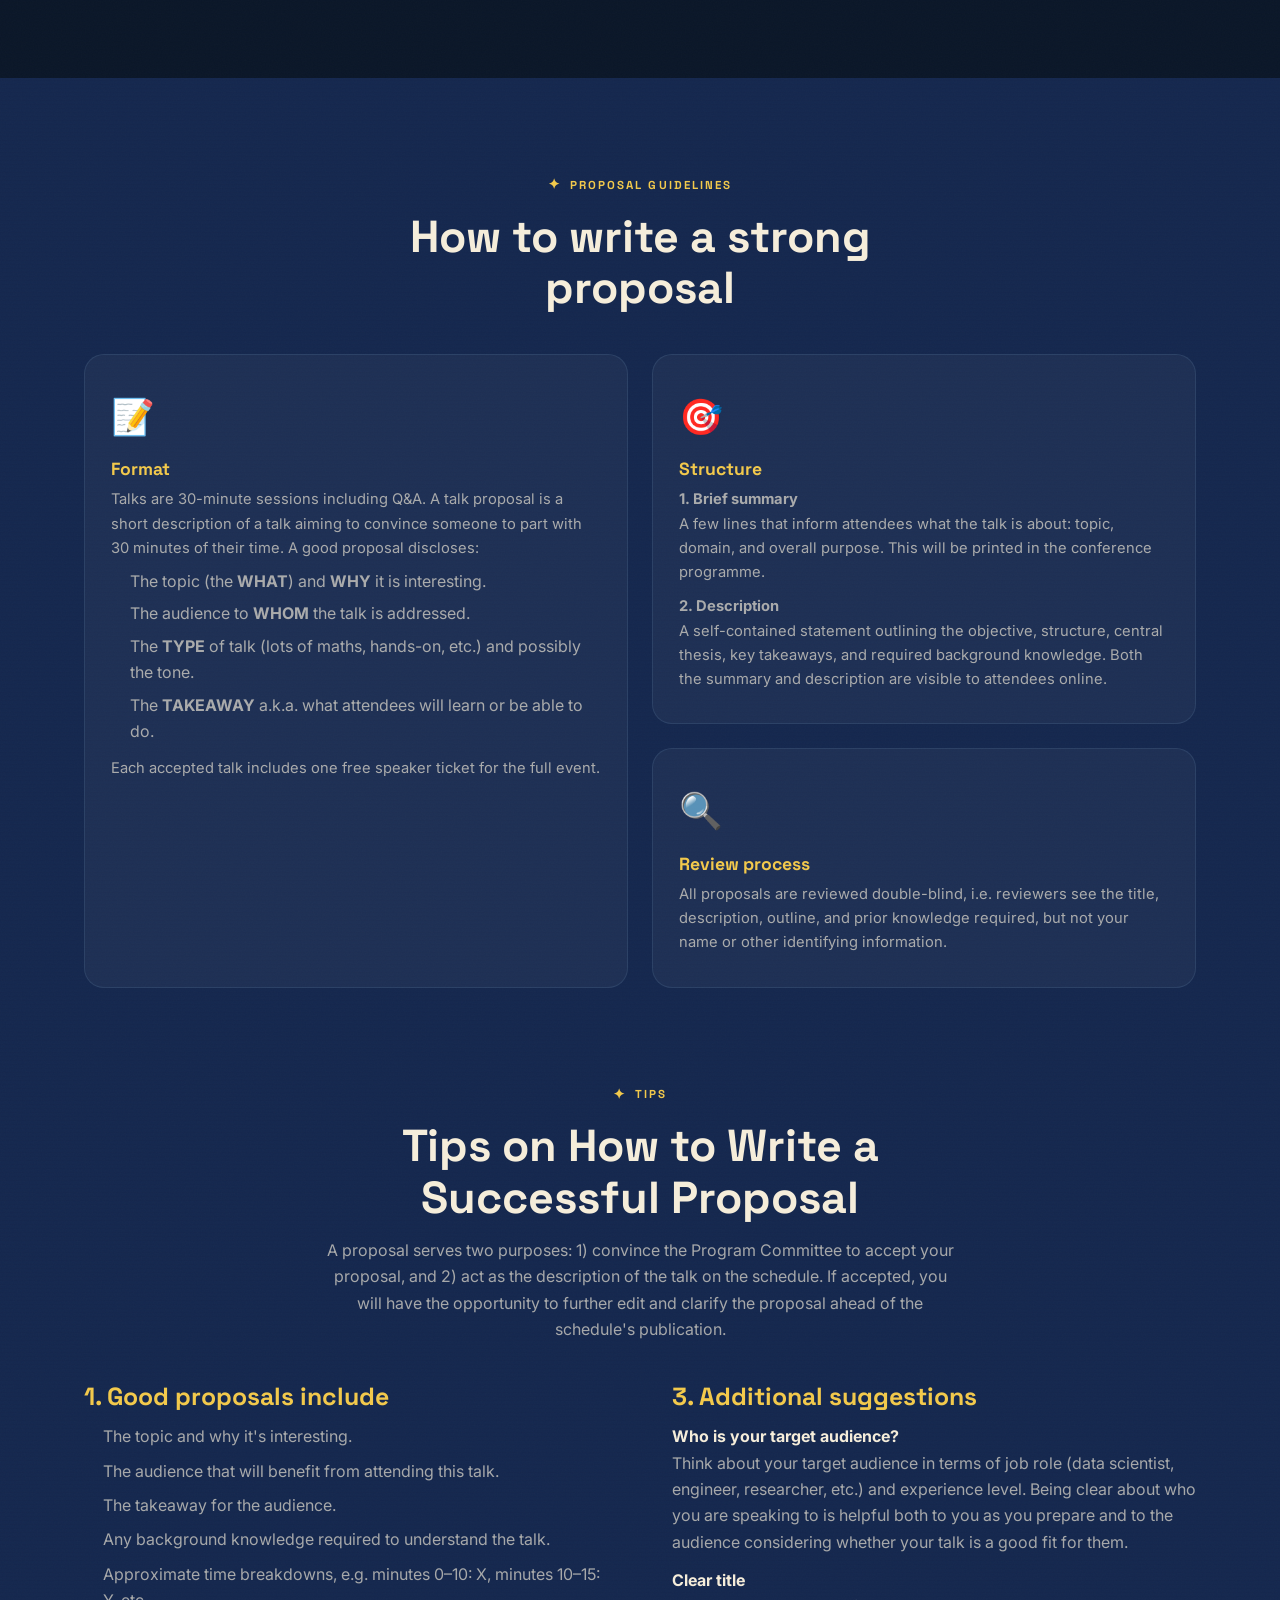
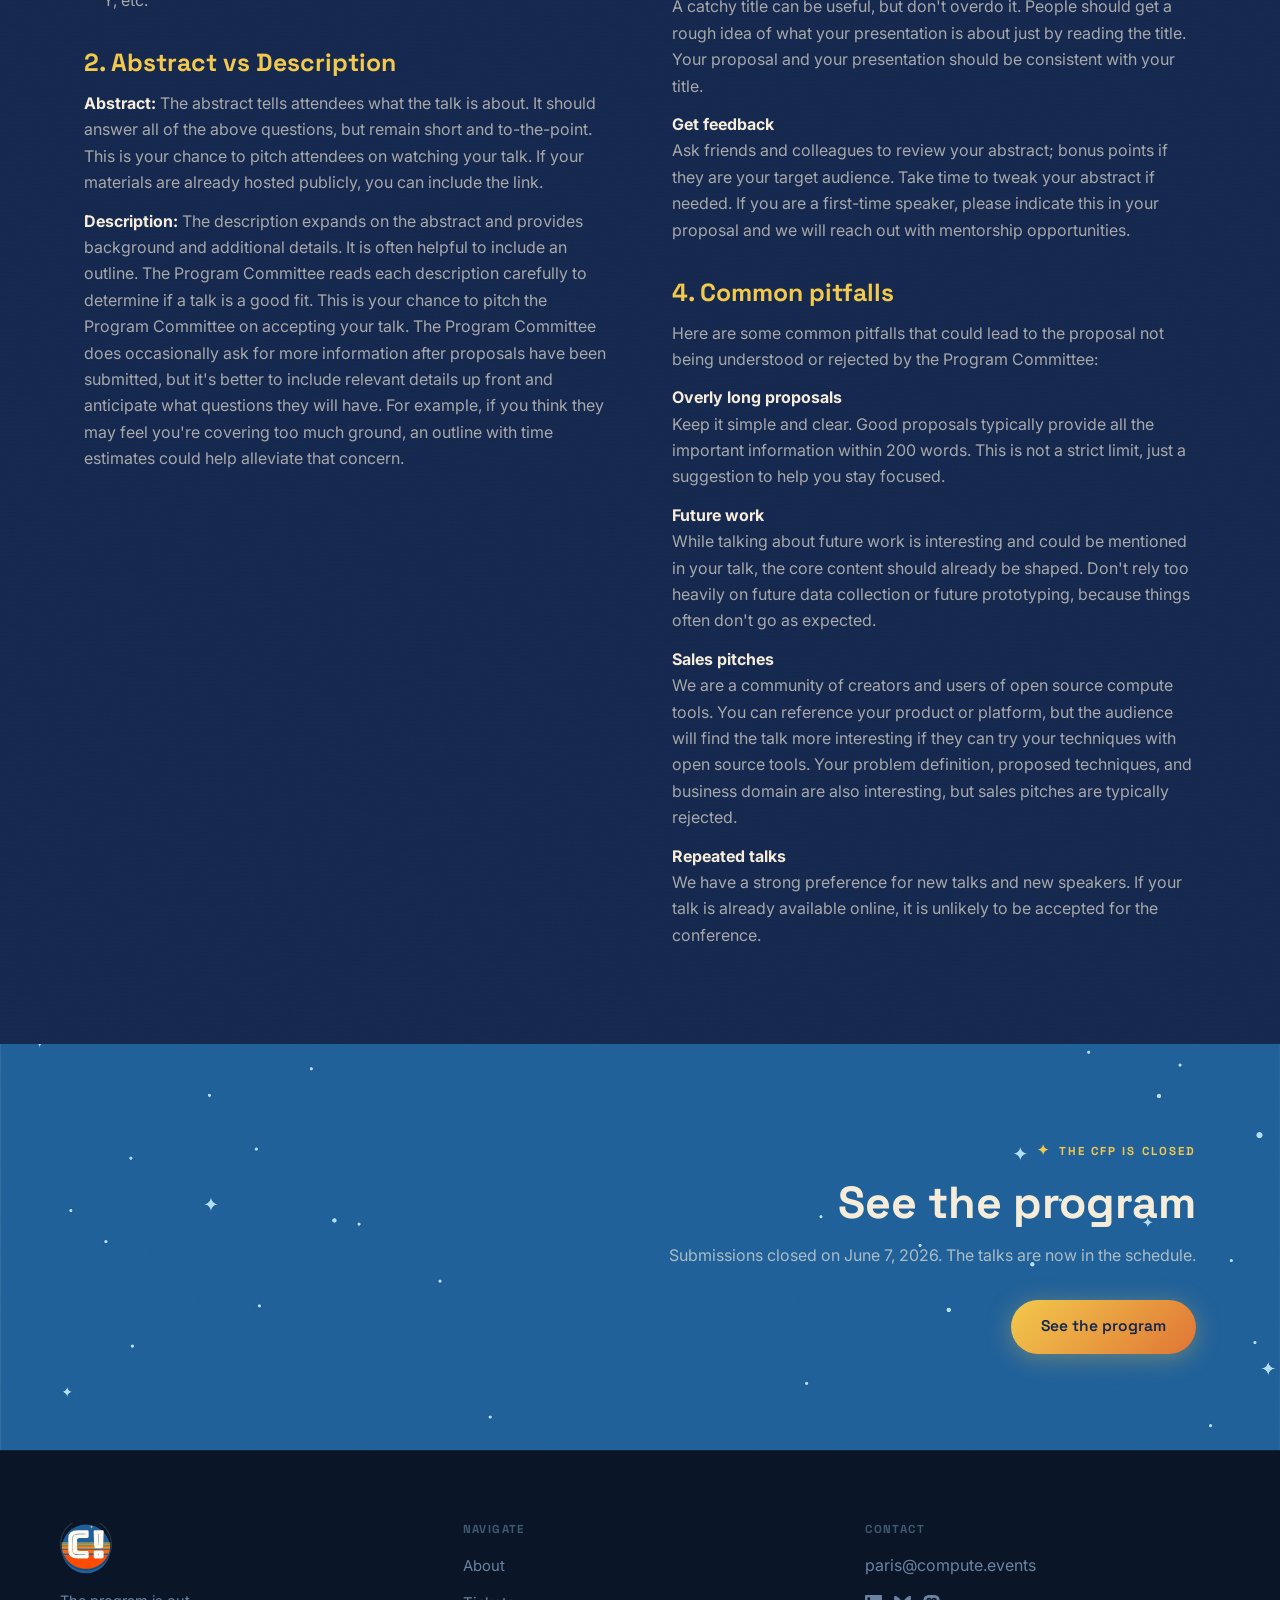
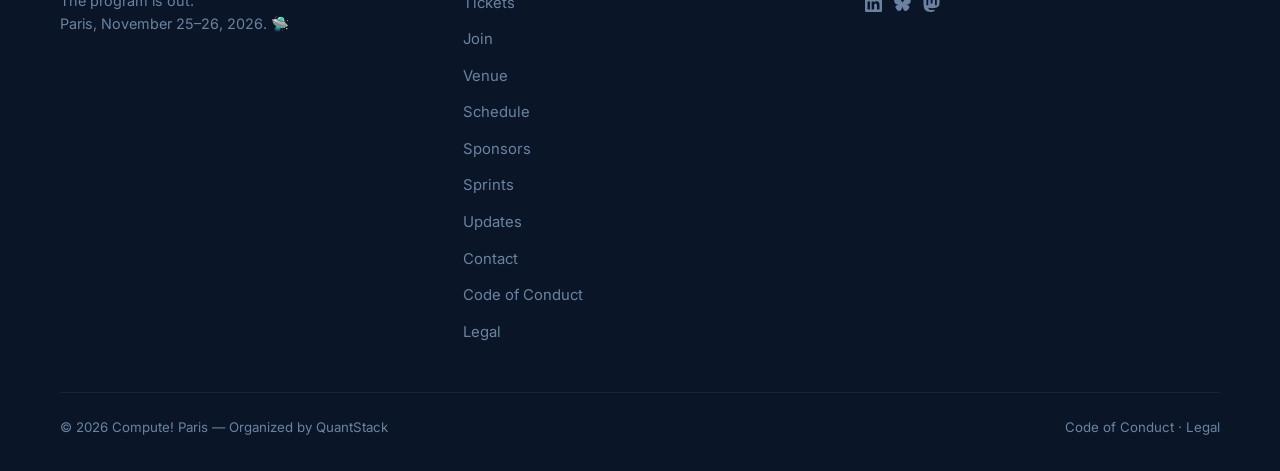
<file: cfp.html>
<!DOCTYPE html>
<html lang="en">
<head>
  <meta charset="UTF-8">
  <meta name="viewport" content="width=device-width, initial-scale=1.0">
  <title>Call for proposals — Compute! Paris 2026</title>
  <meta name="description" content="Submit your talk proposal for Compute! Paris 2026. The Call for Proposals is open from April 15th to June 7th, 2026.">
  <meta property="og:type" content="website">
  <meta property="og:site_name" content="Compute! Paris 2026">
  <meta property="og:url" content="https://compute.events/paris2026/cfp.html">
  <meta property="og:title" content="Call for Proposals — Compute! Paris 2026">
  <meta property="og:description" content="Submit your talk proposal for Compute! Paris 2026. The Call for Proposals is open from April 15th to June 7th, 2026.">
  <meta property="og:image" content="https://compute.events/paris2026/assets/images/og-card.png">
  <meta name="twitter:card" content="summary_large_image">
  <meta name="twitter:image" content="https://compute.events/paris2026/assets/images/og-card.png">
  <link rel="stylesheet" href="assets/css/style.css">
  <link rel="preconnect" href="https://fonts.googleapis.com">
  <link rel="preconnect" href="https://fonts.gstatic.com" crossorigin>
  <link rel="stylesheet" href="https://fonts.googleapis.com/css2?family=Space+Grotesk:wght@400;500;600;700&family=Inter:wght@400;500&display=swap">
  <link rel="icon" href="assets/logos/compute_favicon.svg" type="image/svg+xml">
  <!-- Privacy-friendly analytics by Plausible -->
  <script async src="https://plausible.io/js/pa-mO2lgUZ8L7uwhGXaoCMp7.js"></script>
  <script>
  window.plausible=window.plausible||function(){(plausible.q=plausible.q||[]).push(arguments)},plausible.init=plausible.init||function(i){plausible.o=i||{}};
  plausible.init()
  </script>
</head>
<body>

  <!-- ── NAV ── -->
  <nav class="nav">
    <div class="nav__inner">
      <a href="index.html" class="nav__logo">
        <img src="assets/logos/compute_text.svg" class="nav__logo-text" alt="Compute! Paris 2026">
      </a>
      <ul class="nav__links">
        <li><a href="about.html">About</a></li>
        <!--<li><a href="cfp.html" class="active">CfP</a></li>-->
        <li><a href="tickets.html">Tickets</a></li>
        <li><a href="join-the-mission.html">Join</a></li>
        <li><a href="venue.html">Venue</a></li>
        <li><a href="schedule.html">Schedule</a></li>
        <li><a href="sponsors.html">Sponsors</a></li>
        <li><a href="sprints.html">Sprints</a></li>
        <li><a href="updates.html">Updates</a></li>
        <li><a href="contact.html">Contact</a></li>
      </ul>
      <div class="nav__social">
        <a href="https://www.linkedin.com/company/103528767" aria-label="LinkedIn" target="_blank" rel="noopener">
          <svg viewBox="0 0 24 24"><use href="assets/logos/icon-linkedin.svg#icon"/></svg>
        </a>
        <a href="https://bsky.app/profile/computeparis.bsky.social" aria-label="Bluesky" target="_blank" rel="noopener">
          <svg viewBox="0 0 24 24"><use href="assets/logos/icon-bluesky.svg#icon"/></svg>
        </a>
        <a href="https://mastodon.social/@computeparis" aria-label="Mastodon" target="_blank" rel="noopener">
          <svg viewBox="0 0 24 24"><use href="assets/logos/icon-mastodon.svg#icon"/></svg>
        </a>
      </div>
      <button class="nav__burger" aria-label="Open menu">
        <svg viewBox="0 0 24 24"><path d="M3 18h18v-2H3v2zm0-5h18v-2H3v2zm0-7v2h18V6H3z"/></svg>
      </button>
    </div>
  </nav>

  <!-- ── MOBILE NAV ── -->
  <div class="nav__mobile" role="dialog" aria-label="Navigation menu">
    <button class="nav__mobile-close" aria-label="Close menu">
      <svg viewBox="0 0 24 24"><path d="M19 6.41L17.59 5 12 10.59 6.41 5 5 6.41 10.59 12 5 17.59 6.41 19 12 13.41 17.59 19 19 17.59 13.41 12z"/></svg>
    </button>
    <a href="about.html">About</a>
    <!--<a href="cfp.html" class="active">CfP</a>-->
    <a href="tickets.html">Tickets</a>
    <a href="join-the-mission.html">Join</a>
    <a href="venue.html">Venue</a>
    <a href="schedule.html">Schedule</a>
    <a href="sponsors.html">Sponsors</a>
    <a href="sprints.html">Sprints</a>
    <a href="updates.html">Updates</a>
    <a href="contact.html">Contact</a>
  </div>

  <!-- ── PAGE HERO ── -->
  <header class="page-hero page-hero--wide">
    <div class="page-hero__content container">
      <span class="overline">Closed</span>
      <h1>Call for Proposals</h1>
      <div class="cfp-intro" style="margin-top:32px">
        <div class="cfp-intro__text">
          <p>EXTENSION DATE: June 7th, 2026
          <p>The CfP opens on April 15th, 2026. Compute! Paris will be a two-day event with live talks, keynote speakers, and community events.</p>
          <p>The proposal selection process is double-blind, i.e. reviewers will not see your name or other identifying information. They will see the proposal title, description, outline, brief summary, and prior knowledge expected.</p>
          <p>We look forward to reading your proposal and appreciate you being a part of the community!</p>
        </div>
        <div class="cfp-intro__cta">
          <p class="cfp-intro__deadline"><strong>The call for proposals is closed.</strong> Submissions closed on June 7, 2026. Thank you to everyone who sent a proposal!</p>
          <a href="schedule.html" class="btn btn--gold" style="width:100%;text-align:center">See the program</a>
          <p class="cfp-intro__perk">Each accepted talk includes one free speaker ticket for the full event.</p>
        </div>
      </div>
    </div>
  </header>

  <!-- ── TIMELINE ── -->
  <section class="section section--dark">
    <div class="container">
      <div class="section-header section-header--left">
        <span class="overline">Important dates</span>
        <h2>Timeline</h2>
      </div>
      <div class="cfp-dates">
        <div class="cfp-date">
          <div class="cfp-date__dot"></div>
          <span class="cfp-date__when">April 15, 2026</span>
          <span class="cfp-date__label">CfP opens</span>
        </div>
        <div class="cfp-date">
          <div class="cfp-date__dot"></div>
          <span class="cfp-date__when">June 7, 2026</span>
          <span class="cfp-date__label">Submissions close</span>
        </div>
        <div class="cfp-date">
          <div class="cfp-date__dot"></div>
          <span class="cfp-date__when">TBC</span>
          <span class="cfp-date__label">Acceptance notifications</span>
        </div>
      </div>
    </div>
  </section>

  <!-- ── TOPICS OF INTEREST ── -->
  <section class="section section--space">
    <div class="container">
      <div class="section-header">
        <span class="overline">Topics of interest</span>
        <h2>What we're looking for</h2>
        <p style="color:var(--cream-dim);max-width:64ch">We cover the full open source compute and data stack — and we explicitly invite researchers, data professionals, and practitioners from any domain to show how they make sense of data in their field. You don't need to be a software engineer to speak here.</p>
      </div>
      <div class="topic-tags">
        <span class="topic-tag">Data analysis &amp; visualization</span>
        <span class="topic-tag">Scientific computing</span>
        <span class="topic-tag">Machine learning &amp; AI</span>
        <span class="topic-tag">Data engineering</span>
        <span class="topic-tag">High-performance computing</span>
        <span class="topic-tag">Reproducible research</span>
        <span class="topic-tag">Open source tools &amp; ecosystems</span>
        <span class="topic-tag">Education &amp; outreach</span>
        <span class="topic-tag">Ethics &amp; responsible AI</span>
        <span class="topic-tag">Community building</span>
        <span class="topic-tag">Domain applications</span>
        <span class="topic-tag">Package management &amp; distribution</span>
      </div>
    </div>
  </section>

  <!-- ── PROPOSAL GUIDELINES ── -->
  <section class="section section--dark">
    <div class="container">
      <div class="section-header">
        <span class="overline">Proposal guidelines</span>
        <h2>How to write a strong proposal</h2>
      </div>
      <div class="cfp-proposal-grid" style="display:grid;grid-template-columns:1fr 1fr;grid-template-rows:auto auto;gap:24px;margin-top:40px">
        <div class="expect__card cfp-proposal-grid__main" style="grid-row:1/-1">
          <div class="expect__icon">📝</div>
          <h3>Format</h3>
          <p>Talks are 30-minute sessions including Q&amp;A. A talk proposal is a short description of a talk aiming to convince someone to part with 30 minutes of their time. A good proposal discloses:</p>
          <ul style="margin-top:8px;padding-left:1.2rem;color:var(--cream-dim);display:flex;flex-direction:column;gap:6px">
            <li>The topic (the <strong>WHAT</strong>) and <strong>WHY</strong> it is interesting.</li>
            <li>The audience to <strong>WHOM</strong> the talk is addressed.</li>
            <li>The <strong>TYPE</strong> of talk (lots of maths, hands-on, etc.) and possibly the tone.</li>
            <li>The <strong>TAKEAWAY</strong> a.k.a. what attendees will learn or be able to do.</li>
          </ul>
          <p style="margin-top:12px">Each accepted talk includes one free speaker ticket for the full event.</p>
        </div>
        <div class="expect__card">
          <div class="expect__icon">🎯</div>
          <h3>Structure</h3>
          <p><strong>1. Brief summary</strong><br> A few lines that inform attendees what the talk is about: topic, domain, and overall purpose. This will be printed in the conference programme.</p>
          <p style="margin-top:10px"><strong>2. Description</strong><br> A self-contained statement outlining the objective, structure, central thesis, key takeaways, and required background knowledge. Both the summary and description are visible to attendees online.</p>
        </div>
        <div class="expect__card">
          <div class="expect__icon">🔍</div>
          <h3>Review process</h3>
          <p>All proposals are reviewed double-blind, i.e. reviewers see the title, description, outline, and prior knowledge required, but not your name or other identifying information.</p>
        </div>
      </div>
    </div>
  </section>

  <!-- ── TIPS ── -->
  <section class="section section--dark" style="padding-top:0">
    <div class="container">
      <div class="section-header" style="margin-bottom:40px">
        <span class="overline">Tips</span>
        <h2>Tips on How to Write a Successful Proposal</h2>
        <p style="color:var(--cream-dim);max-width:64ch">A proposal serves two purposes: 1) convince the Program Committee to accept your proposal, and 2) act as the description of the talk on the schedule. If accepted, you will have the opportunity to further edit and clarify the proposal ahead of the schedule's publication.</p>
      </div>
      <div style="display:grid;grid-template-columns:1fr 1fr;gap:64px">

        <!-- Left column: Good proposals + Abstract vs Description -->
        <div>
          <h3 style="color:var(--beam-gold);margin-bottom:12px">1. Good proposals include</h3>
          <ul style="color:var(--cream-dim);display:flex;flex-direction:column;gap:8px;padding-left:1.2rem;margin-bottom:36px">
            <li>The topic and why it's interesting.</li>
            <li>The audience that will benefit from attending this talk.</li>
            <li>The takeaway for the audience.</li>
            <li>Any background knowledge required to understand the talk.</li>
            <li>Approximate time breakdowns, e.g. minutes 0–10: X, minutes 10–15: Y, etc.</li>
          </ul>

          <h3 style="color:var(--beam-gold);margin-bottom:12px">2. Abstract vs Description</h3>
          <p style="color:var(--cream-dim);margin-bottom:12px"><strong style="color:var(--cream)">Abstract:</strong> The abstract tells attendees what the talk is about. It should answer all of the above questions, but remain short and to-the-point. This is your chance to pitch attendees on watching your talk. If your materials are already hosted publicly, you can include the link.</p>
          <p style="color:var(--cream-dim)"><strong style="color:var(--cream)">Description:</strong> The description expands on the abstract and provides background and additional details. It is often helpful to include an outline. The Program Committee reads each description carefully to determine if a talk is a good fit. This is your chance to pitch the Program Committee on accepting your talk. The Program Committee does occasionally ask for more information after proposals have been submitted, but it's better to include relevant details up front and anticipate what questions they will have. For example, if you think they may feel you're covering too much ground, an outline with time estimates could help alleviate that concern.</p>
        </div>

        <!-- Right column: Additional suggestions + Common pitfalls -->
        <div>
          <h3 style="color:var(--beam-gold);margin-bottom:12px">3. Additional suggestions</h3>
          <ul style="color:var(--cream-dim);display:flex;flex-direction:column;gap:12px;list-style:none;padding:0;margin-bottom:36px">
            <li><strong style="color:var(--cream)">Who is your target audience?</strong><br>Think about your target audience in terms of job role (data scientist, engineer, researcher, etc.) and experience level. Being clear about who you are speaking to is helpful both to you as you prepare and to the audience considering whether your talk is a good fit for them.</li>
            <li><strong style="color:var(--cream)">Clear title</strong><br>A catchy title can be useful, but don't overdo it. People should get a rough idea of what your presentation is about just by reading the title. Your proposal and your presentation should be consistent with your title.</li>
            <li><strong style="color:var(--cream)">Get feedback</strong><br>Ask friends and colleagues to review your abstract; bonus points if they are your target audience. Take time to tweak your abstract if needed. If you are a first-time speaker, please indicate this in your proposal and we will reach out with mentorship opportunities.</li>
          </ul>

          <h3 style="color:var(--beam-gold);margin-bottom:12px">4. Common pitfalls</h3>
          <p style="color:var(--cream-dim);margin-bottom:12px">Here are some common pitfalls that could lead to the proposal not being understood or rejected by the Program Committee:</p>
          <ul style="color:var(--cream-dim);display:flex;flex-direction:column;gap:12px;list-style:none;padding:0">
            <li><strong style="color:var(--cream)">Overly long proposals</strong><br>Keep it simple and clear. Good proposals typically provide all the important information within 200 words. This is not a strict limit, just a suggestion to help you stay focused.</li>
            <li><strong style="color:var(--cream)">Future work</strong><br>While talking about future work is interesting and could be mentioned in your talk, the core content should already be shaped. Don't rely too heavily on future data collection or future prototyping, because things often don't go as expected.</li>
            <li><strong style="color:var(--cream)">Sales pitches</strong><br>We are a community of creators and users of open source compute tools. You can reference your product or platform, but the audience will find the talk more interesting if they can try your techniques with open source tools. Your problem definition, proposed techniques, and business domain are also interesting, but sales pitches are typically rejected.</li>
            <li><strong style="color:var(--cream)">Repeated talks</strong><br>We have a strong preference for new talks and new speakers. If your talk is already available online, it is unlikely to be accepted for the conference.</li>
          </ul>
        </div>

      </div>
    </div>
  </section>

  <!-- ── CTA ── -->
  <section class="section section--stars-blue">
    <div class="container">
      <div class="section-header section-header--right">
        <span class="overline">The CfP is closed</span>
        <h2>See the program</h2>
        <p style="color:var(--cream-dim)">Submissions closed on June 7, 2026. The talks are now in the schedule.</p>
      </div>
      <div style="margin-top:32px;text-align:right">
        <a href="schedule.html" class="btn btn--gold">See the program</a>
      </div>
    </div>
  </section>

  <footer class="footer">
    <div class="footer__inner">
      <div class="footer__brand">
        <img src="assets/logos/compute_favicon.svg" class="footer-logo" alt="Compute!">
        <p>The program is out.</p>
        <p>Paris, November 25–26, 2026. 🛸</p>
      </div>
      <nav class="footer__nav" aria-label="Footer navigation">
        <h4>Navigate</h4>
        <ul>
          <li><a href="about.html">About</a></li>
          <!--<li><a href="cfp.html" class="active">CfP</a></li>-->
          <li><a href="tickets.html">Tickets</a></li>
          <li><a href="join-the-mission.html">Join</a></li>
          <li><a href="venue.html">Venue</a></li>
          <li><a href="schedule.html">Schedule</a></li>
          <li><a href="sponsors.html">Sponsors</a></li>
          <li><a href="sprints.html">Sprints</a></li>
          <li><a href="updates.html">Updates</a></li>
          <li><a href="contact.html">Contact</a></li>
          <li><a href="code-of-conduct.html">Code of Conduct</a></li>
          <li><a href="legal.html">Legal</a></li>
        </ul>
      </nav>
      <div class="footer__contact">
        <h4>Contact</h4>
        <a href="mailto:paris@compute.events" style="display:block;margin-top:12px;color:var(--cyan)">paris@compute.events</a>
        <div class="footer__social">
          <a href="https://www.linkedin.com/company/103528767" aria-label="LinkedIn" target="_blank" rel="noopener">
            <svg viewBox="0 0 24 24"><use href="assets/logos/icon-linkedin.svg#icon"/></svg>
          </a>
          <a href="https://bsky.app/profile/computeparis.bsky.social" aria-label="Bluesky" target="_blank" rel="noopener">
            <svg viewBox="0 0 24 24"><use href="assets/logos/icon-bluesky.svg#icon"/></svg>
          </a>
          <a href="https://mastodon.social/@computeparis" aria-label="Mastodon" target="_blank" rel="noopener">
            <svg viewBox="0 0 24 24"><use href="assets/logos/icon-mastodon.svg#icon"/></svg>
          </a>
        </div>
      </div>
    </div>
    <div class="footer__bottom">
      <span>© 2026 Compute! Paris — Organized by QuantStack</span>
      <span><a href="code-of-conduct.html">Code of Conduct</a> · <a href="legal.html">Legal</a></span>
    </div>
  </footer>

  <script src="assets/js/main.js"></script>
</body>
</html>
</file>
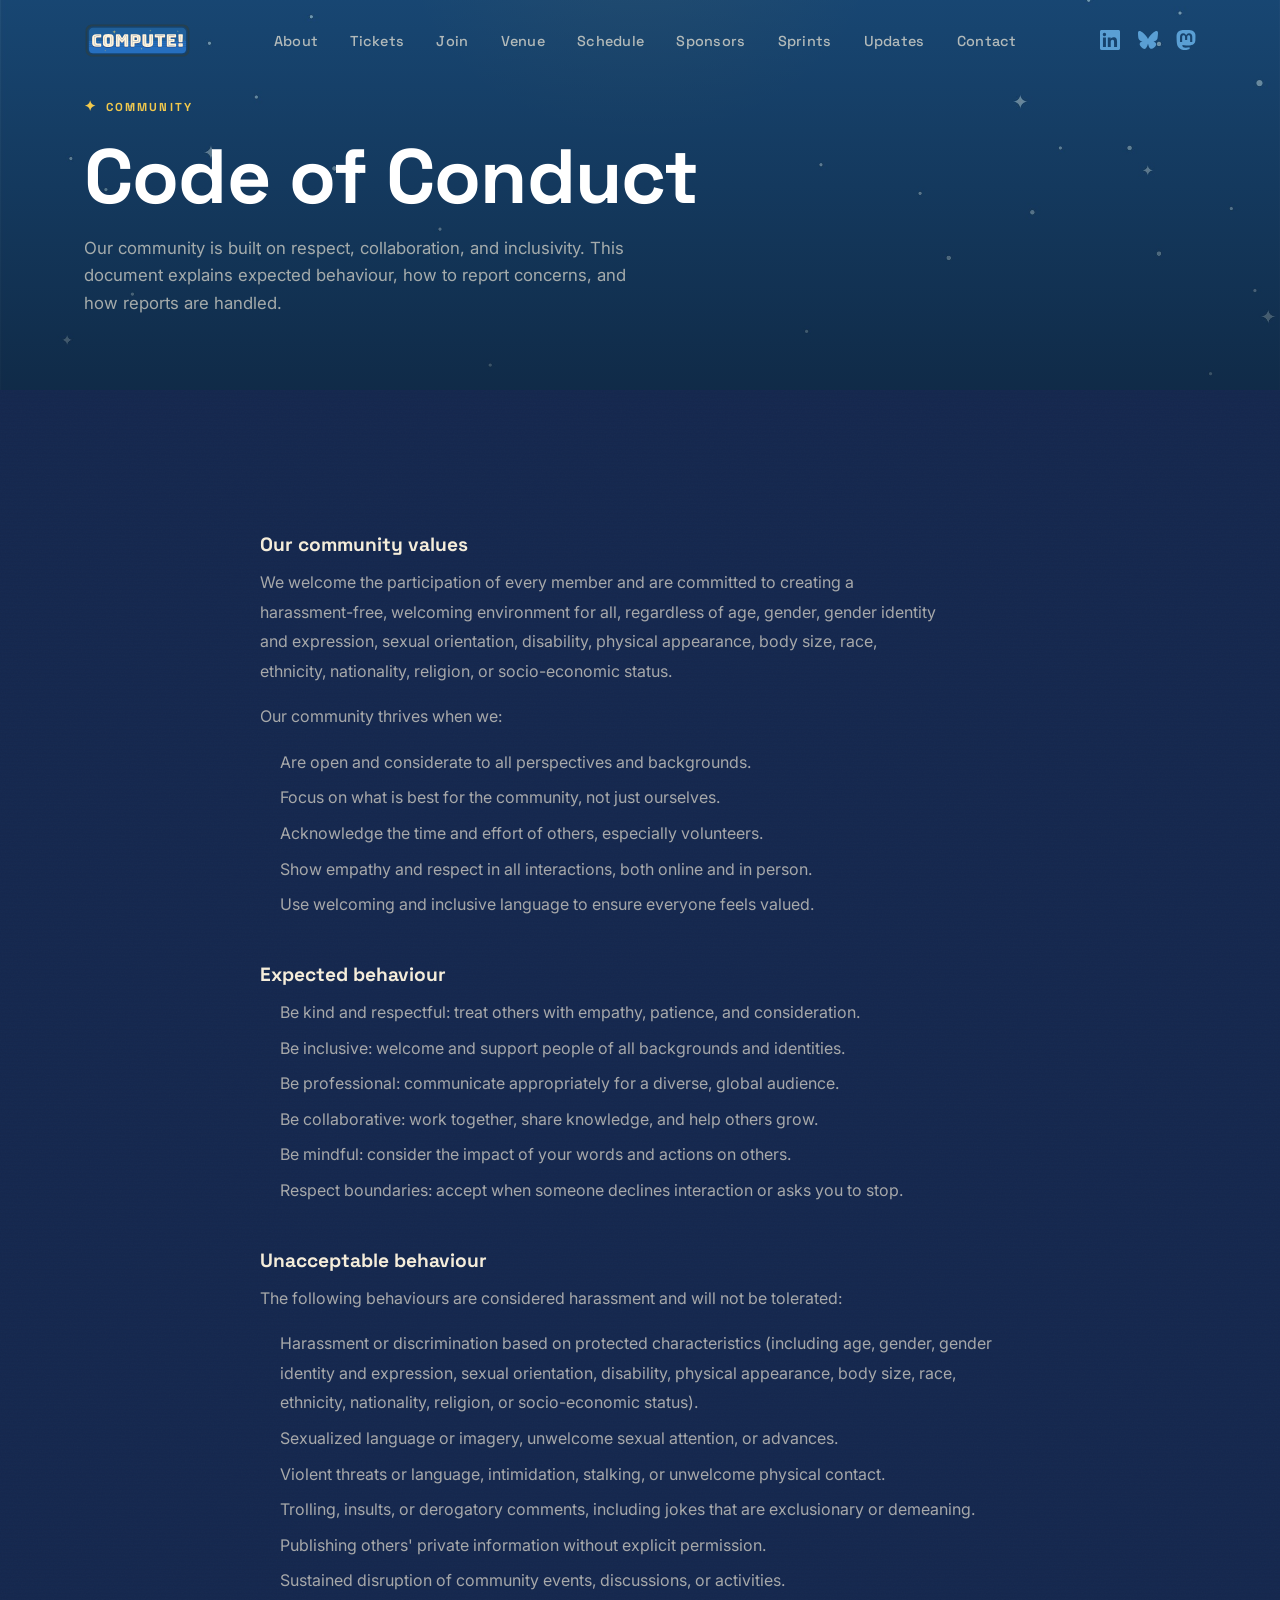
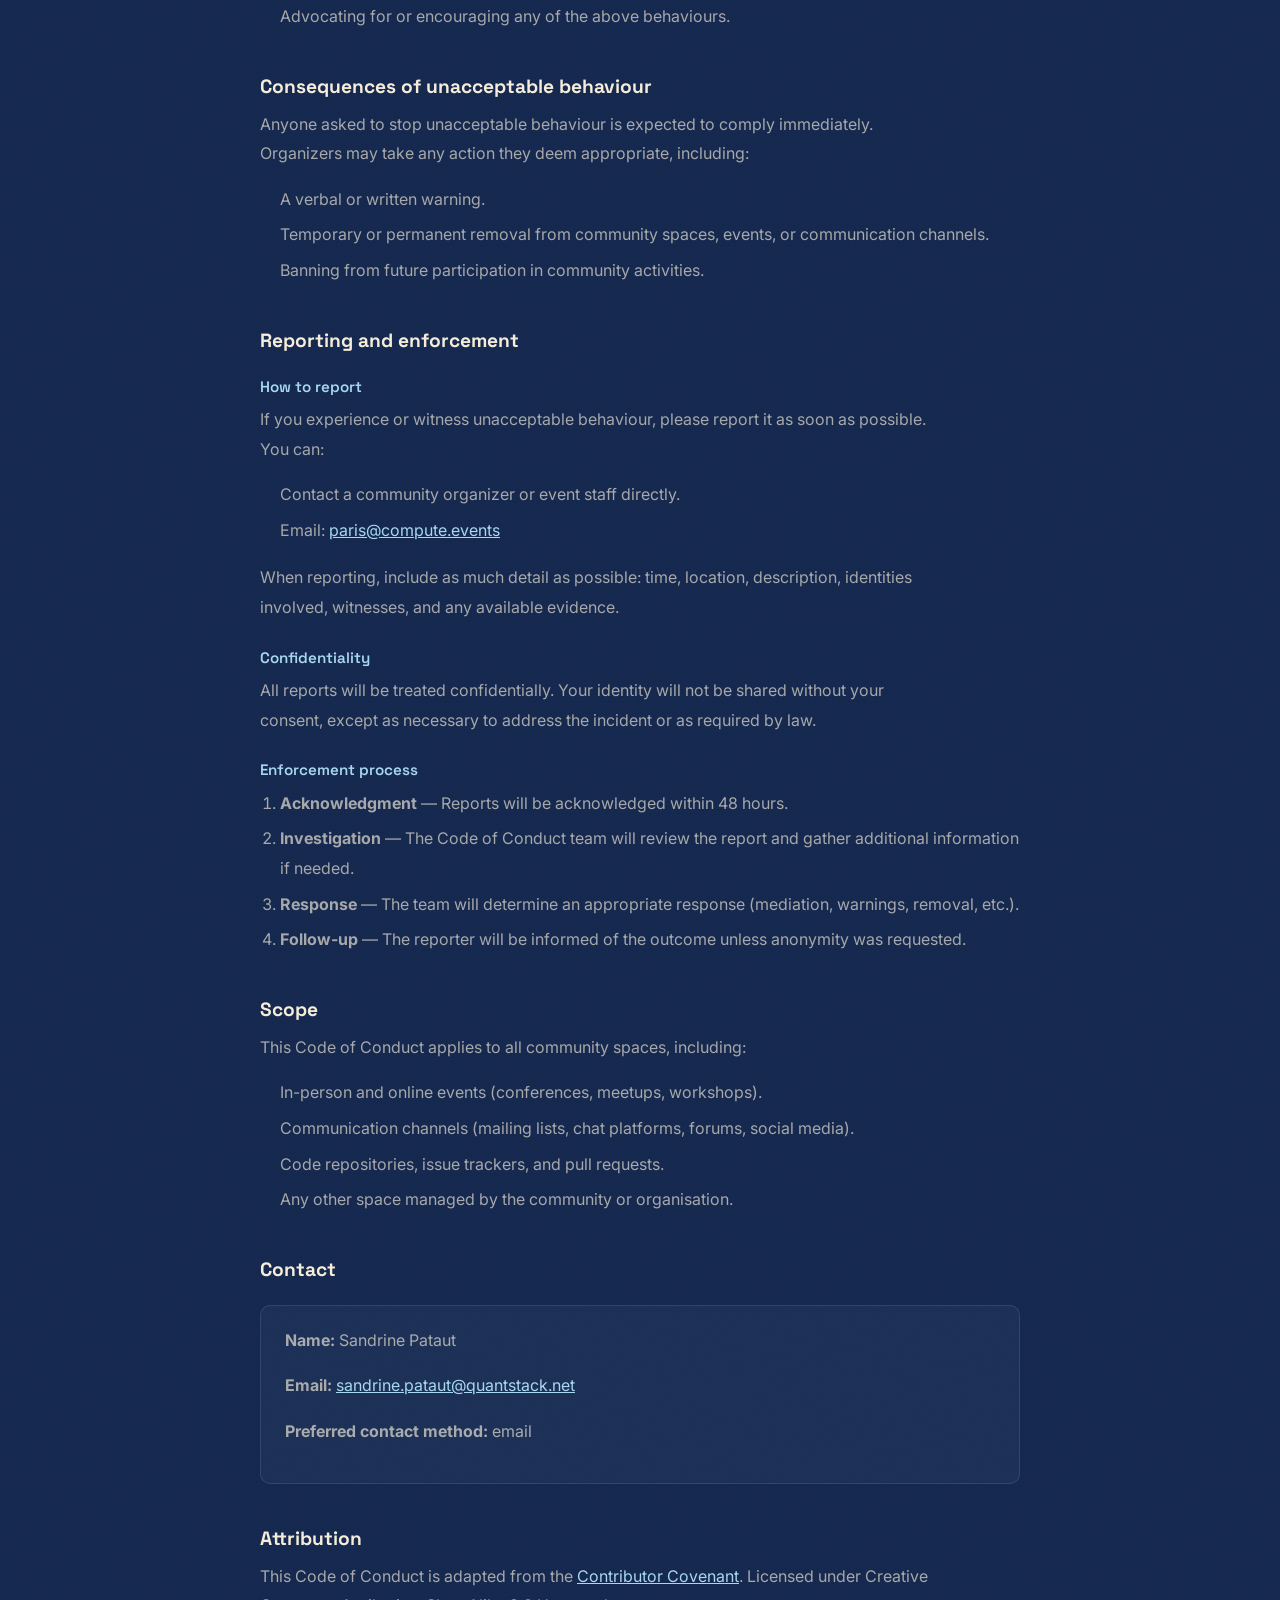
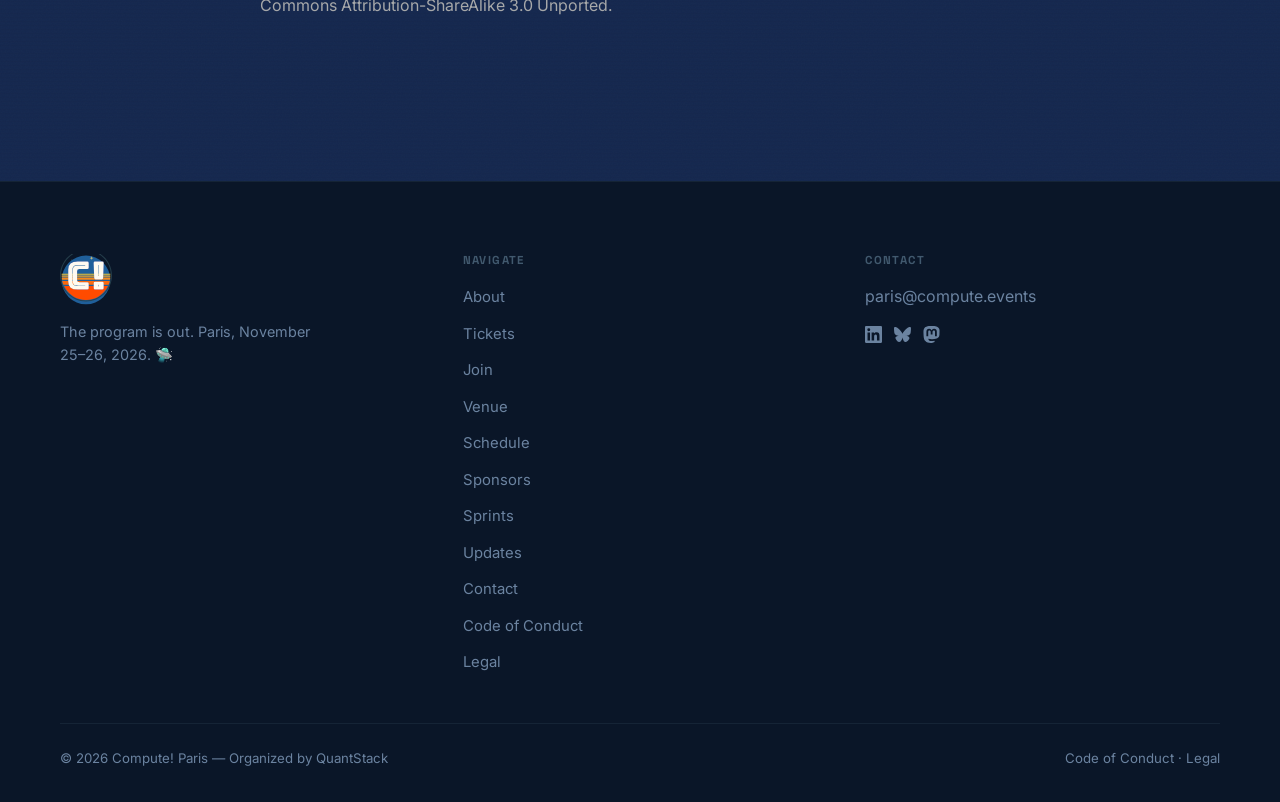
<file: code-of-conduct.html>
<!DOCTYPE html>
<html lang="en">
<head>
  <meta charset="UTF-8">
  <meta name="viewport" content="width=device-width, initial-scale=1.0">
  <title>Code of Conduct — Compute! Paris 2026</title>
  <meta name="description" content="Code of Conduct for Compute! Paris 2026. Our community is built on respect, collaboration, and inclusivity.">
  <meta property="og:type" content="website">
  <meta property="og:site_name" content="Compute! Paris 2026">
  <meta property="og:url" content="https://compute.events/paris2026/code-of-conduct.html">
  <meta property="og:title" content="Code of Conduct — Compute! Paris 2026">
  <meta property="og:description" content="Code of Conduct for Compute! Paris 2026. Our community is built on respect, collaboration, and inclusivity.">
  <meta property="og:image" content="https://compute.events/paris2026/assets/images/og-card.png">
  <meta name="twitter:card" content="summary_large_image">
  <meta name="twitter:image" content="https://compute.events/paris2026/assets/images/og-card.png">
  <link rel="stylesheet" href="assets/css/style.css">
  <link rel="preconnect" href="https://fonts.googleapis.com">
  <link rel="preconnect" href="https://fonts.gstatic.com" crossorigin>
  <link rel="stylesheet" href="https://fonts.googleapis.com/css2?family=Space+Grotesk:wght@400;500;600;700&family=Inter:wght@400;500&display=swap">
  <link rel="icon" href="assets/logos/compute_favicon.svg" type="image/svg+xml">
  <!-- Privacy-friendly analytics by Plausible -->
  <script async src="https://plausible.io/js/pa-mO2lgUZ8L7uwhGXaoCMp7.js"></script>
  <script>
  window.plausible=window.plausible||function(){(plausible.q=plausible.q||[]).push(arguments)},plausible.init=plausible.init||function(i){plausible.o=i||{}};
  plausible.init()
  </script>
</head>
<body>

  <!-- ── NAV ── -->
  <nav class="nav">
    <div class="nav__inner">
      <a href="index.html" class="nav__logo">
        <img src="assets/logos/compute_text.svg" class="nav__logo-text" alt="Compute! Paris 2026">
      </a>
      <ul class="nav__links">
        <li><a href="about.html">About</a></li>
        <!--<li><a href="cfp.html">CfP</a></li>-->
        <li><a href="tickets.html">Tickets</a></li>
        <li><a href="join-the-mission.html">Join</a></li>
        <li><a href="venue.html">Venue</a></li>
        <li><a href="schedule.html">Schedule</a></li>
        <li><a href="sponsors.html">Sponsors</a></li>
        <li><a href="sprints.html">Sprints</a></li>
        <li><a href="updates.html">Updates</a></li>
        <li><a href="contact.html">Contact</a></li>
      </ul>
      <div class="nav__social">
        <a href="https://www.linkedin.com/company/103528767" aria-label="LinkedIn" target="_blank" rel="noopener">
          <svg viewBox="0 0 24 24"><use href="assets/logos/icon-linkedin.svg#icon"/></svg>
        </a>
        <a href="https://bsky.app/profile/computeparis.bsky.social" aria-label="Bluesky" target="_blank" rel="noopener">
          <svg viewBox="0 0 24 24"><use href="assets/logos/icon-bluesky.svg#icon"/></svg>
        </a>
        <a href="https://mastodon.social/@computeparis" aria-label="Mastodon" target="_blank" rel="noopener">
          <svg viewBox="0 0 24 24"><use href="assets/logos/icon-mastodon.svg#icon"/></svg>
        </a>
      </div>
      <button class="nav__burger" aria-label="Open menu">
        <svg viewBox="0 0 24 24"><path d="M3 18h18v-2H3v2zm0-5h18v-2H3v2zm0-7v2h18V6H3z"/></svg>
      </button>
    </div>
  </nav>

  <!-- ── MOBILE NAV ── -->
  <div class="nav__mobile" role="dialog" aria-label="Navigation menu">
    <button class="nav__mobile-close" aria-label="Close menu">
      <svg viewBox="0 0 24 24"><path d="M19 6.41L17.59 5 12 10.59 6.41 5 5 6.41 10.59 12 5 17.59 6.41 19 12 13.41 17.59 19 19 17.59 13.41 12z"/></svg>
    </button>
    <a href="about.html">About</a>
    <!--<a href="cfp.html">CfP</a>-->
    <a href="tickets.html">Tickets</a>
    <a href="join-the-mission.html">Join</a>
    <a href="venue.html">Venue</a>
    <a href="schedule.html">Schedule</a>
    <a href="sponsors.html">Sponsors</a>
    <a href="sprints.html">Sprints</a>
    <a href="updates.html">Updates</a>
    <a href="contact.html">Contact</a>
  </div>

  <!-- ── PAGE HERO ── -->
  <header class="page-hero">
    <div class="page-hero__content container">
      <span class="overline">Community</span>
      <h1>Code of Conduct</h1>
      <p>Our community is built on respect, collaboration, and inclusivity. This document explains expected behaviour, how to report concerns, and how reports are handled.</p>
    </div>
  </header>

  <!-- ── CONTENT ── -->
  <section class="section section--dark">
    <div class="container">
      <article class="legal-article" aria-labelledby="coc-heading">

        <h2 id="coc-heading">Our community values</h2>
        <p>We welcome the participation of every member and are committed to creating a harassment-free, welcoming environment for all, regardless of age, gender, gender identity and expression, sexual orientation, disability, physical appearance, body size, race, ethnicity, nationality, religion, or socio-economic status.</p>
        <p>Our community thrives when we:</p>
        <ul>
          <li>Are open and considerate to all perspectives and backgrounds.</li>
          <li>Focus on what is best for the community, not just ourselves.</li>
          <li>Acknowledge the time and effort of others, especially volunteers.</li>
          <li>Show empathy and respect in all interactions, both online and in person.</li>
          <li>Use welcoming and inclusive language to ensure everyone feels valued.</li>
        </ul>

        <h2>Expected behaviour</h2>
        <ul>
          <li>Be kind and respectful: treat others with empathy, patience, and consideration.</li>
          <li>Be inclusive: welcome and support people of all backgrounds and identities.</li>
          <li>Be professional: communicate appropriately for a diverse, global audience.</li>
          <li>Be collaborative: work together, share knowledge, and help others grow.</li>
          <li>Be mindful: consider the impact of your words and actions on others.</li>
          <li>Respect boundaries: accept when someone declines interaction or asks you to stop.</li>
        </ul>

        <h2>Unacceptable behaviour</h2>
        <p>The following behaviours are considered harassment and will not be tolerated:</p>
        <ul>
          <li>Harassment or discrimination based on protected characteristics (including age, gender, gender identity and expression, sexual orientation, disability, physical appearance, body size, race, ethnicity, nationality, religion, or socio-economic status).</li>
          <li>Sexualized language or imagery, unwelcome sexual attention, or advances.</li>
          <li>Violent threats or language, intimidation, stalking, or unwelcome physical contact.</li>
          <li>Trolling, insults, or derogatory comments, including jokes that are exclusionary or demeaning.</li>
          <li>Publishing others' private information without explicit permission.</li>
          <li>Sustained disruption of community events, discussions, or activities.</li>
          <li>Advocating for or encouraging any of the above behaviours.</li>
        </ul>

        <h2>Consequences of unacceptable behaviour</h2>
        <p>Anyone asked to stop unacceptable behaviour is expected to comply immediately. Organizers may take any action they deem appropriate, including:</p>
        <ul>
          <li>A verbal or written warning.</li>
          <li>Temporary or permanent removal from community spaces, events, or communication channels.</li>
          <li>Banning from future participation in community activities.</li>
        </ul>

        <h2>Reporting and enforcement</h2>

        <h3>How to report</h3>
        <p>If you experience or witness unacceptable behaviour, please report it as soon as possible. You can:</p>
        <ul>
          <li>Contact a community organizer or event staff directly.</li>
          <li>Email: <a href="mailto:paris@compute.events">paris@compute.events</a></li>
        </ul>
        <p>When reporting, include as much detail as possible: time, location, description, identities involved, witnesses, and any available evidence.</p>

        <h3>Confidentiality</h3>
        <p>All reports will be treated confidentially. Your identity will not be shared without your consent, except as necessary to address the incident or as required by law.</p>

        <h3>Enforcement process</h3>
        <ol>
          <li><strong>Acknowledgment</strong> — Reports will be acknowledged within 48 hours.</li>
          <li><strong>Investigation</strong> — The Code of Conduct team will review the report and gather additional information if needed.</li>
          <li><strong>Response</strong> — The team will determine an appropriate response (mediation, warnings, removal, etc.).</li>
          <li><strong>Follow-up</strong> — The reporter will be informed of the outcome unless anonymity was requested.</li>
        </ol>

        <h2>Scope</h2>
        <p>This Code of Conduct applies to all community spaces, including:</p>
        <ul>
          <li>In-person and online events (conferences, meetups, workshops).</li>
          <li>Communication channels (mailing lists, chat platforms, forums, social media).</li>
          <li>Code repositories, issue trackers, and pull requests.</li>
          <li>Any other space managed by the community or organisation.</li>
        </ul>

        <h2>Contact</h2>
        <div class="legal-contact" role="note">
          <p><strong>Name:</strong> Sandrine Pataut</p>
          <p><strong>Email:</strong> <a href="mailto:sandrine.pataut@quantstack.net">sandrine.pataut@quantstack.net</a></p>
          <p><strong>Preferred contact method:</strong> email</p>
        </div>

        <h2>Attribution</h2>
        <p>This Code of Conduct is adapted from the <a href="https://www.contributor-covenant.org/" target="_blank" rel="noopener">Contributor Covenant</a>. Licensed under Creative Commons Attribution-ShareAlike 3.0 Unported.</p>

      </article>
    </div>
  </section>

  <!-- ── FOOTER ── -->
  <footer class="footer">
    <div class="footer__inner">
      <div class="footer__brand">
        <img src="assets/logos/compute_favicon.svg" class="footer-logo" alt="Compute!">
        <p>The program is out. Paris, November 25–26, 2026. 🛸</p>
      </div>
      <nav class="footer__nav" aria-label="Footer navigation">
        <h4>Navigate</h4>
        <ul>
          <li><a href="about.html">About</a></li>
          <!--<li><a href="cfp.html">CfP</a></li>-->
          <li><a href="tickets.html">Tickets</a></li>
          <li><a href="join-the-mission.html">Join</a></li>
          <li><a href="venue.html">Venue</a></li>
          <li><a href="schedule.html">Schedule</a></li>
          <li><a href="sponsors.html">Sponsors</a></li>
          <li><a href="sprints.html">Sprints</a></li>
          <li><a href="updates.html">Updates</a></li>
          <li><a href="contact.html">Contact</a></li>
          <li><a href="code-of-conduct.html">Code of Conduct</a></li>
          <li><a href="legal.html">Legal</a></li>
        </ul>
      </nav>
      <div class="footer__contact">
        <h4>Contact</h4>
        <a href="mailto:paris@compute.events" style="display:block;margin-top:12px;color:var(--cyan)">paris@compute.events</a>
        <div class="footer__social">
          <a href="https://www.linkedin.com/company/103528767" aria-label="LinkedIn" target="_blank" rel="noopener">
            <svg viewBox="0 0 24 24"><use href="assets/logos/icon-linkedin.svg#icon"/></svg>
          </a>
          <a href="https://bsky.app/profile/computeparis.bsky.social" aria-label="Bluesky" target="_blank" rel="noopener">
            <svg viewBox="0 0 24 24"><use href="assets/logos/icon-bluesky.svg#icon"/></svg>
          </a>
          <a href="https://mastodon.social/@computeparis" aria-label="Mastodon" target="_blank" rel="noopener">
            <svg viewBox="0 0 24 24"><use href="assets/logos/icon-mastodon.svg#icon"/></svg>
          </a>
        </div>
      </div>
    </div>
    <div class="footer__bottom">
      <span>© 2026 Compute! Paris — Organized by QuantStack</span>
      <span><a href="code-of-conduct.html">Code of Conduct</a> · <a href="legal.html">Legal</a></span>
    </div>
  </footer>

  <script src="assets/js/main.js"></script>
</body>
</html>
</file>
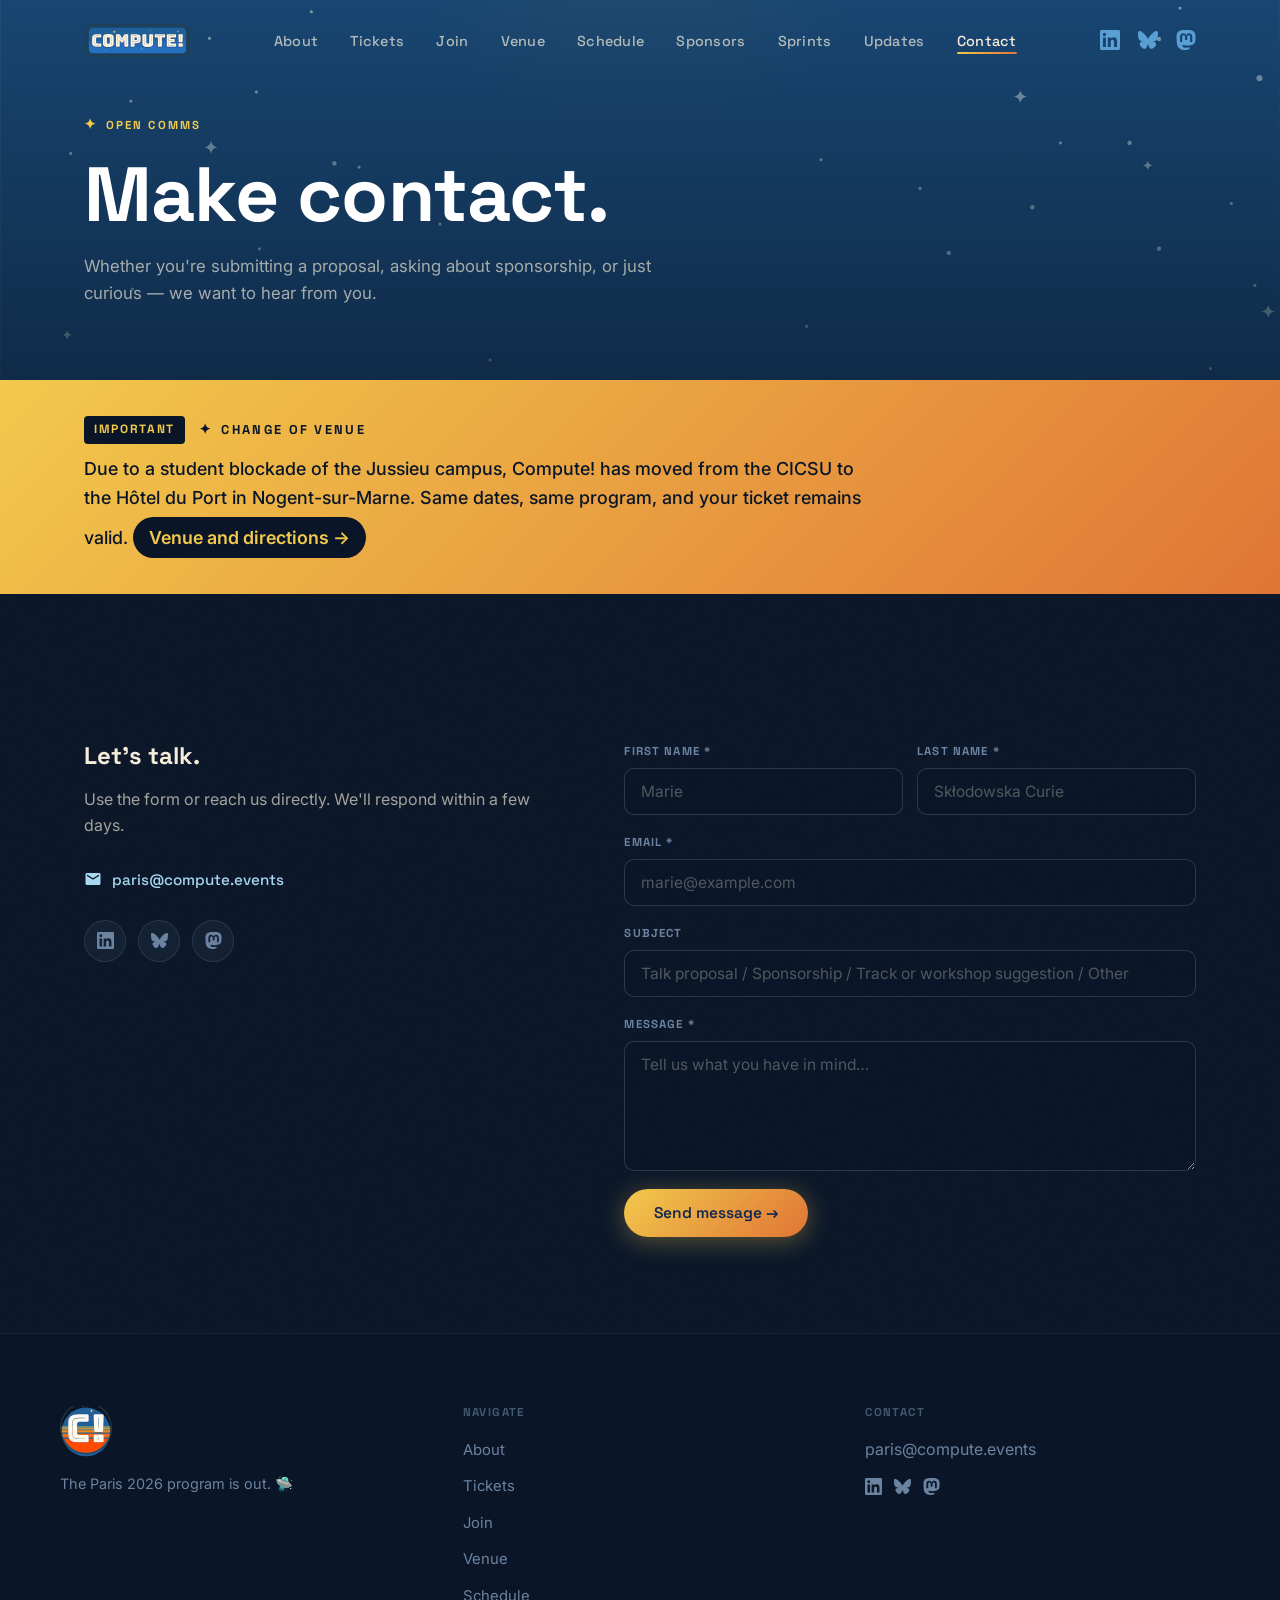
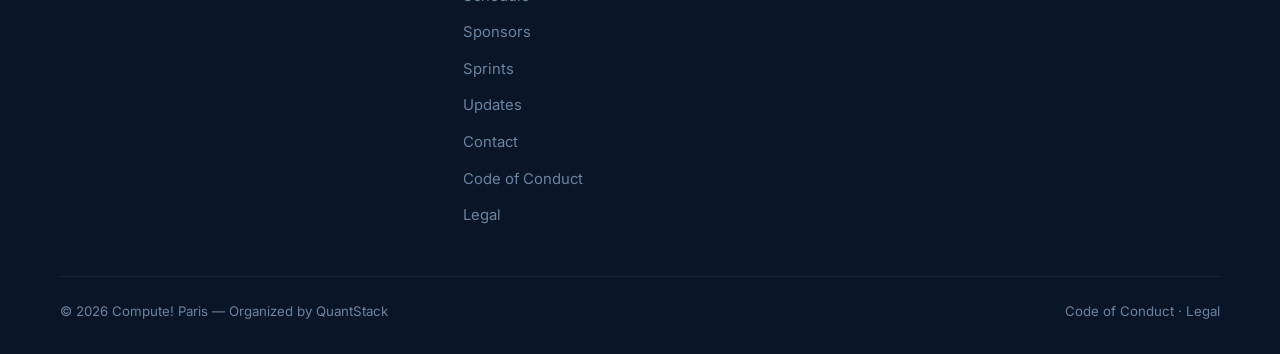
<file: contact.html>
<!DOCTYPE html>
<html lang="en">
<head>
  <meta charset="UTF-8">
  <meta name="viewport" content="width=device-width, initial-scale=1.0">
  <title>Contact — Compute! Paris 2026</title>
  <meta name="description" content="Get in touch with the Compute! Paris 2026 team. Submit a proposal, ask about sponsorship, or just say hello.">
  <meta property="og:type" content="website">
  <meta property="og:site_name" content="Compute! Paris 2026">
  <meta property="og:url" content="https://compute.events/paris2026/contact.html">
  <meta property="og:title" content="Contact — Compute! Paris 2026">
  <meta property="og:description" content="Get in touch with the Compute! Paris 2026 team. Submit a proposal, ask about sponsorship, or just say hello.">
  <meta property="og:image" content="https://compute.events/paris2026/assets/images/og-card.png">
  <meta name="twitter:card" content="summary_large_image">
  <meta name="twitter:image" content="https://compute.events/paris2026/assets/images/og-card.png">
  <link rel="stylesheet" href="assets/css/style.css">
  <link rel="preconnect" href="https://fonts.googleapis.com">
  <link rel="preconnect" href="https://fonts.gstatic.com" crossorigin>
  <link rel="stylesheet" href="https://fonts.googleapis.com/css2?family=Space+Grotesk:wght@400;500;600;700&family=Inter:wght@400;500&display=swap">
  <link rel="icon" href="assets/logos/compute_favicon.svg" type="image/svg+xml">
  <!-- Privacy-friendly analytics by Plausible -->
  <script async src="https://plausible.io/js/pa-mO2lgUZ8L7uwhGXaoCMp7.js"></script>
  <script>
  window.plausible=window.plausible||function(){(plausible.q=plausible.q||[]).push(arguments)},plausible.init=plausible.init||function(i){plausible.o=i||{}};
  plausible.init()
  </script>
</head>
<body>

  <!-- ── NAV ── -->
  <nav class="nav">
    <div class="nav__inner">
      <a href="index.html" class="nav__logo">
        <img src="assets/logos/compute_text.svg" class="nav__logo-text" alt="Compute! Paris 2026">
      </a>
      <ul class="nav__links">
        <li><a href="about.html">About</a></li>
        <!--<li><a href="cfp.html">CfP</a></li>-->
        <li><a href="tickets.html">Tickets</a></li>
        <li><a href="join-the-mission.html">Join</a></li>
        <li><a href="venue.html">Venue</a></li>
        <li><a href="schedule.html">Schedule</a></li>
        <li><a href="sponsors.html">Sponsors</a></li>
        <li><a href="sprints.html">Sprints</a></li>
        <li><a href="updates.html">Updates</a></li>
        <li><a href="contact.html" class="active">Contact</a></li>
      </ul>
      <div class="nav__social">
        <a href="https://www.linkedin.com/company/103528767" aria-label="LinkedIn" target="_blank" rel="noopener">
          <svg viewBox="0 0 24 24"><use href="assets/logos/icon-linkedin.svg#icon"/></svg>
        </a>
        <a href="https://bsky.app/profile/computeparis.bsky.social" aria-label="Bluesky" target="_blank" rel="noopener">
          <svg viewBox="0 0 24 24"><use href="assets/logos/icon-bluesky.svg#icon"/></svg>
        </a>
        <a href="https://mastodon.social/@computeparis" aria-label="Mastodon" target="_blank" rel="noopener">
          <svg viewBox="0 0 24 24"><use href="assets/logos/icon-mastodon.svg#icon"/></svg>
        </a>
      </div>
      <button class="nav__burger" aria-label="Open menu">
        <svg viewBox="0 0 24 24"><path d="M3 18h18v-2H3v2zm0-5h18v-2H3v2zm0-7v2h18V6H3z"/></svg>
      </button>
    </div>
  </nav>

  <!-- ── MOBILE NAV ── -->
  <div class="nav__mobile" role="dialog" aria-label="Navigation menu">
    <button class="nav__mobile-close" aria-label="Close menu">
      <svg viewBox="0 0 24 24"><path d="M19 6.41L17.59 5 12 10.59 6.41 5 5 6.41 10.59 12 5 17.59 6.41 19 12 13.41 17.59 19 19 17.59 13.41 12z"/></svg>
    </button>
    <a href="about.html">About</a>
    <!--<a href="cfp.html">CfP</a>-->
    <a href="tickets.html">Tickets</a>
    <a href="join-the-mission.html">Join</a>
    <a href="venue.html">Venue</a>
    <a href="schedule.html">Schedule</a>
    <a href="sponsors.html">Sponsors</a>
    <a href="sprints.html">Sprints</a>
    <a href="updates.html">Updates</a>
    <a href="contact.html" class="active">Contact</a>
  </div>

  <!-- ── PAGE HERO ── -->
  <header class="page-hero">
    <div class="page-hero__content container">
      <span class="overline">Open comms</span>
      <h1>Make contact.</h1>
      <p>Whether you're submitting a proposal, asking about sponsorship, or just curious — we want to hear from you.</p>
    </div>
  </header>

  <!-- ── VENUE CHANGE NOTICE ── -->
  <section class="venue-notice" id="venue-change">
    <div class="container">
      <div class="venue-notice__head"><span class="venue-notice__badge">Important</span><span class="overline">Change of venue</span></div>
      <p>
        Due to a student blockade of the Jussieu campus, Compute! has moved from the CICSU to the
        Hôtel du Port in Nogent-sur-Marne. Same dates, same program, and your ticket remains valid.
        <a href="venue.html">Venue and directions →</a>
      </p>
    </div>
  </section>

  <!-- ── CONTACT SECTION ── -->
  <section class="section section--stars-dark">
    <div class="container">
      <div class="contact-layout">

        <!-- Info column -->
        <div class="contact-info">
          <h3>Let's talk.</h3>
          <p>
            Use the form or reach us directly. We'll respond within a few days.
          </p>
          <div class="contact-info__links">
            <a href="mailto:paris@compute.events" class="contact-info__link">
              <svg viewBox="0 0 24 24"><path d="M20 4H4c-1.1 0-2 .9-2 2v12c0 1.1.9 2 2 2h16c1.1 0 2-.9 2-2V6c0-1.1-.9-2-2-2zm0 4l-8 5-8-5V6l8 5 8-5v2z"/></svg>
              paris@compute.events
            </a>
          </div>
          <div class="contact-social">
            <a href="https://www.linkedin.com/company/103528767" aria-label="LinkedIn" target="_blank" rel="noopener">
              <svg viewBox="0 0 24 24"><use href="assets/logos/icon-linkedin.svg#icon"/></svg>
            </a>
            <a href="https://bsky.app/profile/computeparis.bsky.social" aria-label="Bluesky" target="_blank" rel="noopener">
              <svg viewBox="0 0 24 24"><use href="assets/logos/icon-bluesky.svg#icon"/></svg>
            </a>
            <a href="https://mastodon.social/@computeparis" aria-label="Mastodon" target="_blank" rel="noopener">
              <svg viewBox="0 0 24 24"><use href="assets/logos/icon-mastodon.svg#icon"/></svg>
            </a>
          </div>
        </div>

        <!-- Form column -->
        <div>
          <form class="contact-form" action="https://formspree.io/f/mnpadzgj" method="POST">
            <input type="hidden" name="_subject" value="Compute! Paris 2026 — Contact form">
            <input type="text" name="_gotcha" style="display:none">
            <div class="form-row">
              <div class="form-group">
                <label for="first-name">First name <span style="color:var(--orange)">*</span></label>
                <input type="text" id="first-name" name="first_name" placeholder="Marie" required autocomplete="given-name">
              </div>
              <div class="form-group">
                <label for="last-name">Last name <span style="color:var(--orange)">*</span></label>
                <input type="text" id="last-name" name="last_name" placeholder="Skłodowska Curie" required autocomplete="family-name">
              </div>
            </div>
            <div class="form-group">
              <label for="email">Email <span style="color:var(--orange)">*</span></label>
              <input type="email" id="email" name="email" placeholder="marie@example.com" required autocomplete="email">
            </div>
            <div class="form-group">
              <label for="subject">Subject</label>
              <input type="text" id="subject" name="subject" placeholder="Talk proposal / Sponsorship / Track or workshop suggestion / Other">
            </div>
            <div class="form-group">
              <label for="message">Message <span style="color:var(--orange)">*</span></label>
              <textarea id="message" name="message" placeholder="Tell us what you have in mind…" required></textarea>
            </div>
            <button type="submit" class="btn btn--gold" style="align-self:flex-start">
              Send message →
            </button>
          </form>
        </div>

      </div>
    </div>
  </section>

  <!-- ── FOOTER ── -->
  <footer class="footer">
    <div class="footer__inner">
      <div class="footer__brand">
        <img src="assets/logos/compute_favicon.svg" class="footer-logo" alt="Compute!">
        <p>The Paris 2026 program is out. 🛸</p>
      </div>
      <nav class="footer__nav" aria-label="Footer navigation">
        <h4>Navigate</h4>
        <ul>
          <li><a href="about.html">About</a></li>
          <!--<li><a href="cfp.html">CfP</a></li>-->
          <li><a href="tickets.html">Tickets</a></li>
          <li><a href="join-the-mission.html">Join</a></li>
          <li><a href="venue.html">Venue</a></li>
          <li><a href="schedule.html">Schedule</a></li>
          <li><a href="sponsors.html">Sponsors</a></li>
          <li><a href="sprints.html">Sprints</a></li>
          <li><a href="updates.html">Updates</a></li>
          <li><a href="contact.html">Contact</a></li>
          <li><a href="code-of-conduct.html">Code of Conduct</a></li>
          <li><a href="legal.html">Legal</a></li>
        </ul>
      </nav>
      <div class="footer__contact">
        <h4>Contact</h4>
        <a href="mailto:paris@compute.events" style="display:block;margin-top:12px;color:var(--cyan)">paris@compute.events</a>
        <div class="footer__social">
          <a href="https://www.linkedin.com/company/103528767" aria-label="LinkedIn" target="_blank" rel="noopener">
            <svg viewBox="0 0 24 24"><use href="assets/logos/icon-linkedin.svg#icon"/></svg>
          </a>
          <a href="https://bsky.app/profile/computeparis.bsky.social" aria-label="Bluesky" target="_blank" rel="noopener">
            <svg viewBox="0 0 24 24"><use href="assets/logos/icon-bluesky.svg#icon"/></svg>
          </a>
          <a href="https://mastodon.social/@computeparis" aria-label="Mastodon" target="_blank" rel="noopener">
            <svg viewBox="0 0 24 24"><use href="assets/logos/icon-mastodon.svg#icon"/></svg>
          </a>
        </div>
      </div>
    </div>
    <div class="footer__bottom">
      <span>© 2026 Compute! Paris — Organized by QuantStack</span>
      <span><a href="code-of-conduct.html">Code of Conduct</a> · <a href="legal.html">Legal</a></span>
    </div>
  </footer>

  <script src="assets/js/main.js"></script>
</body>
</html>
</file>
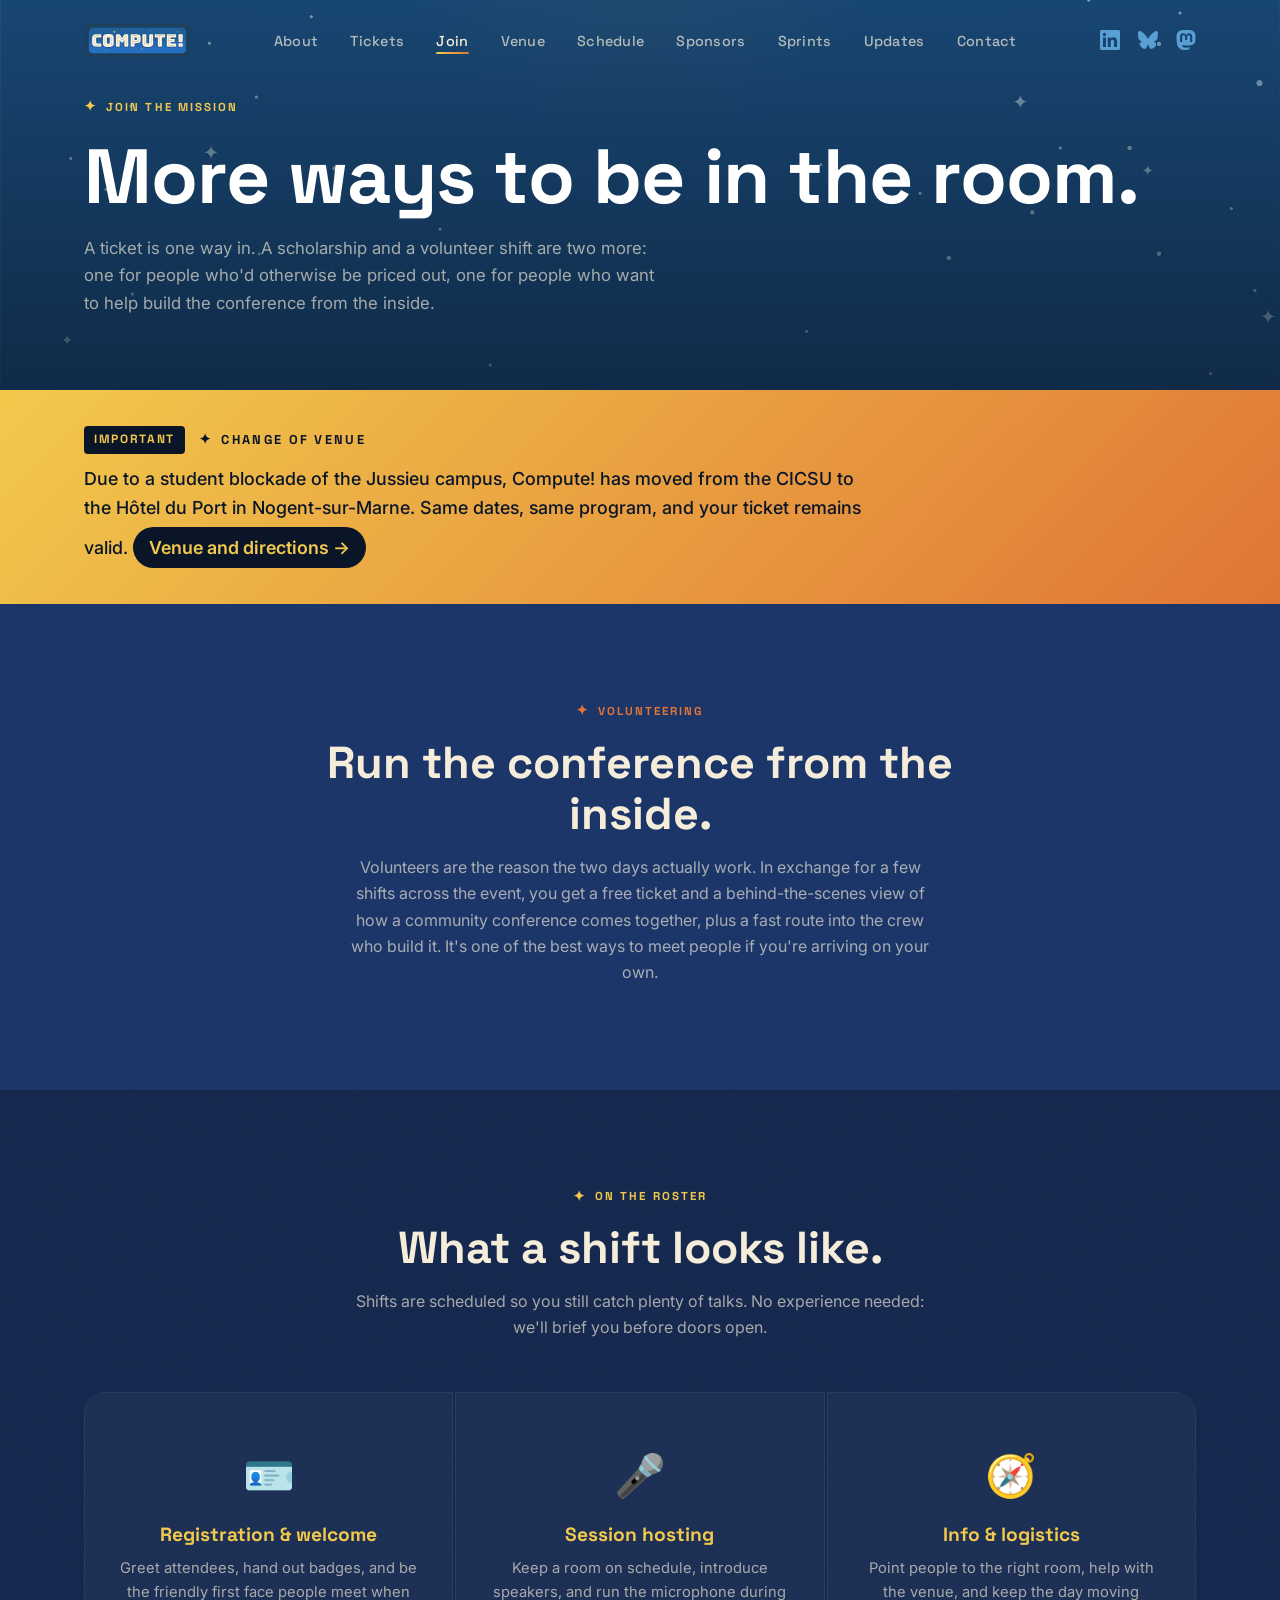
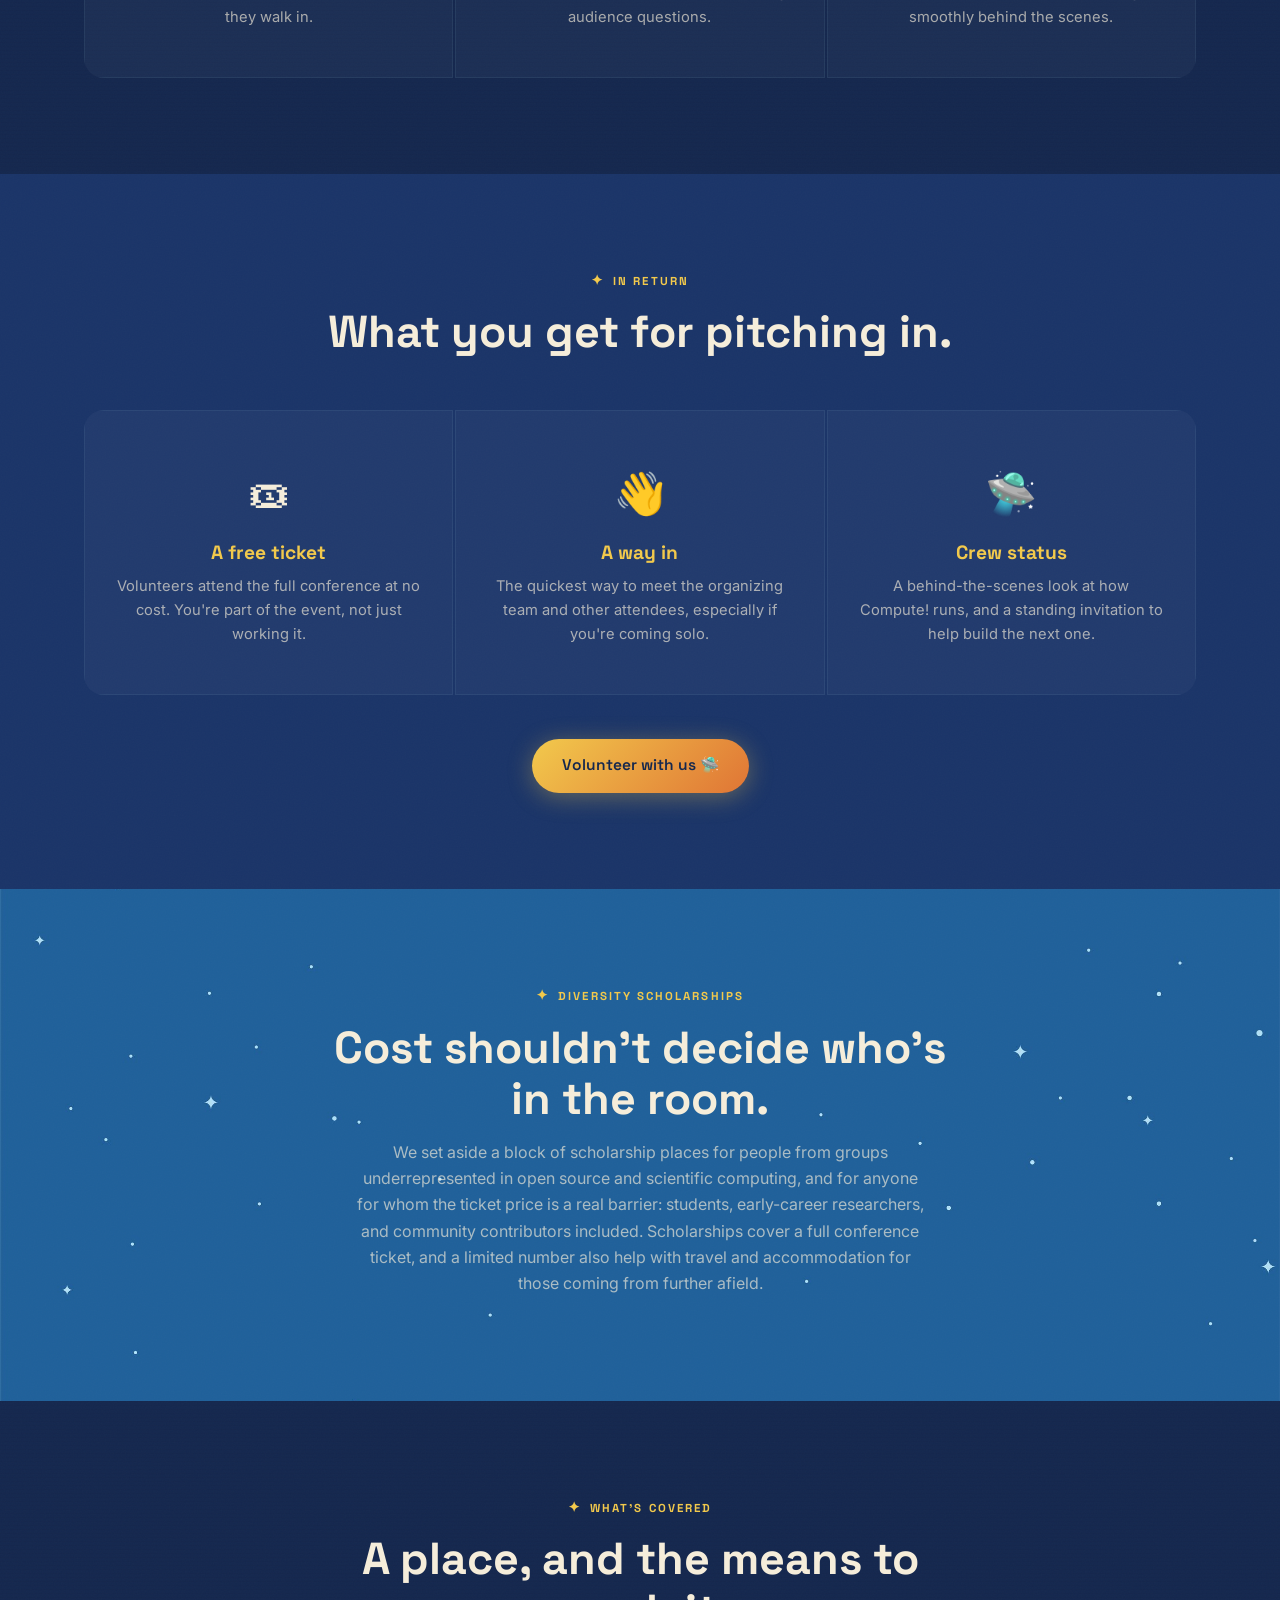
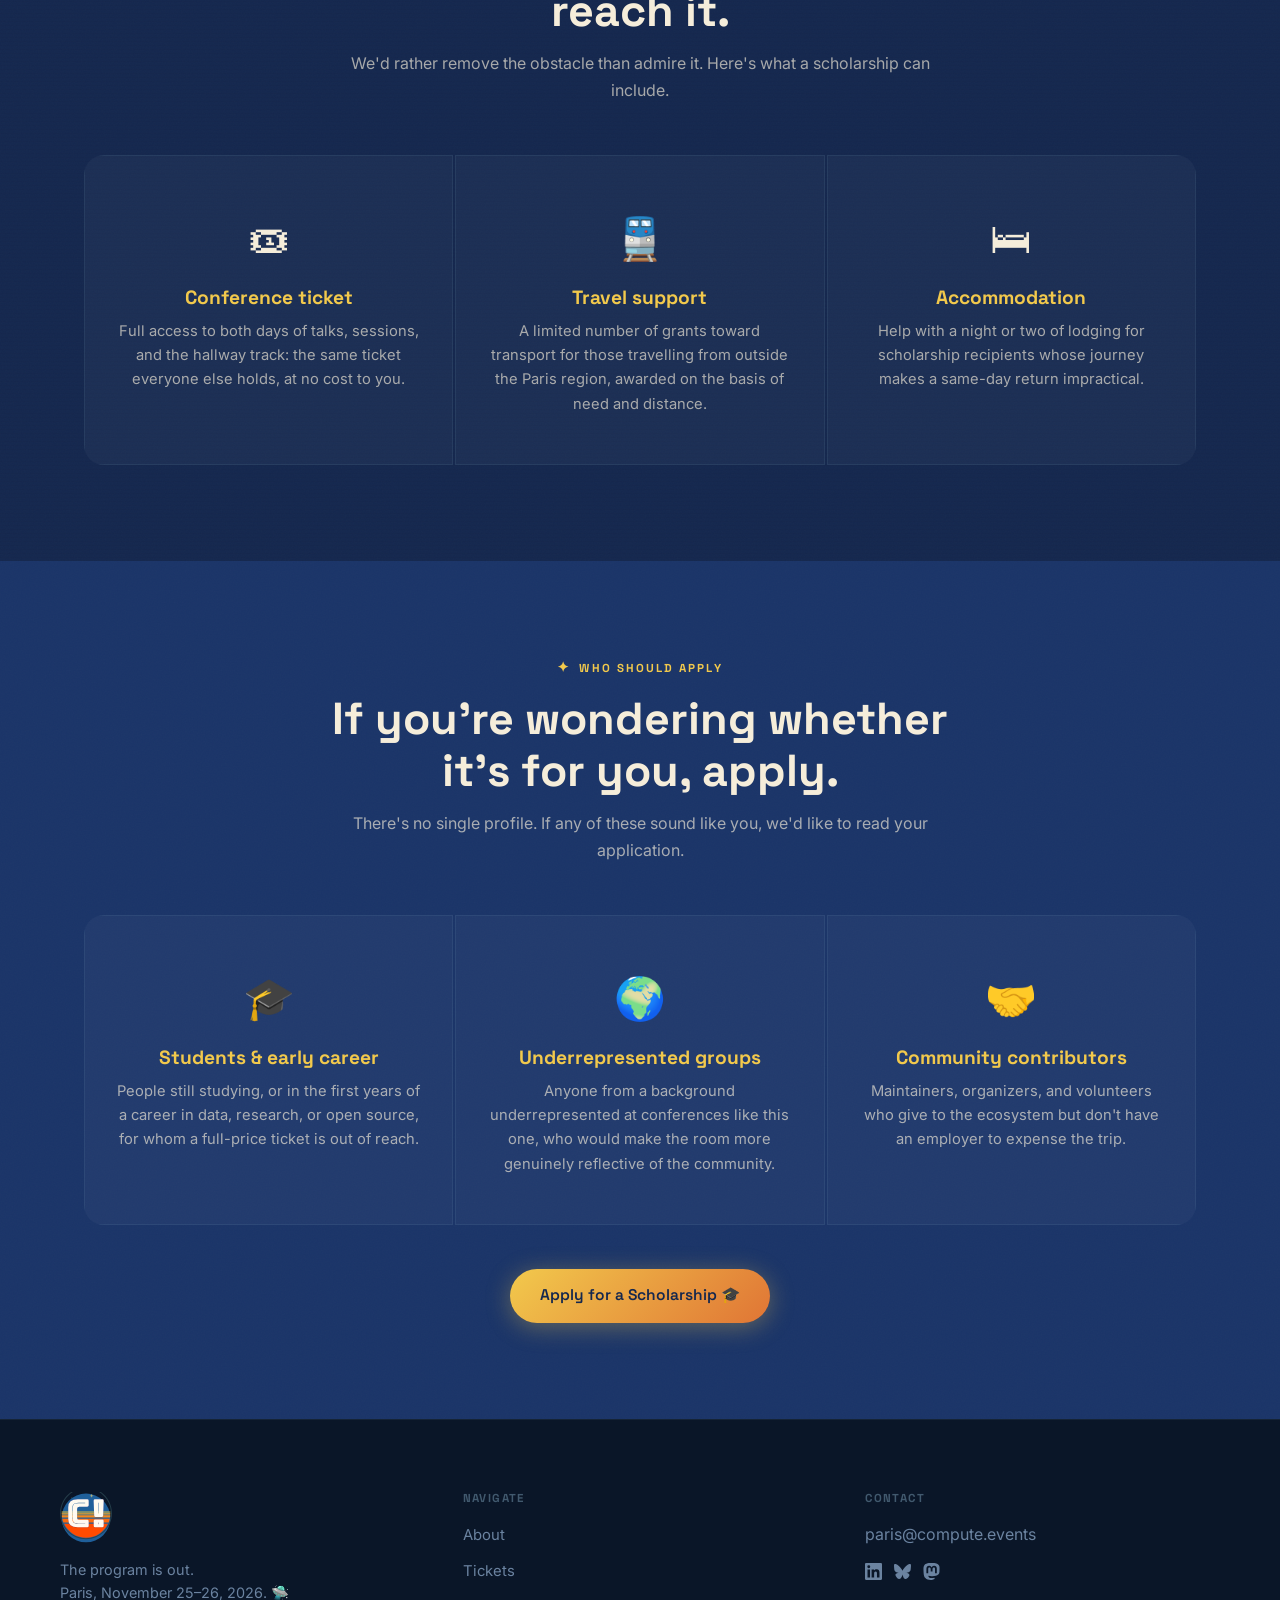
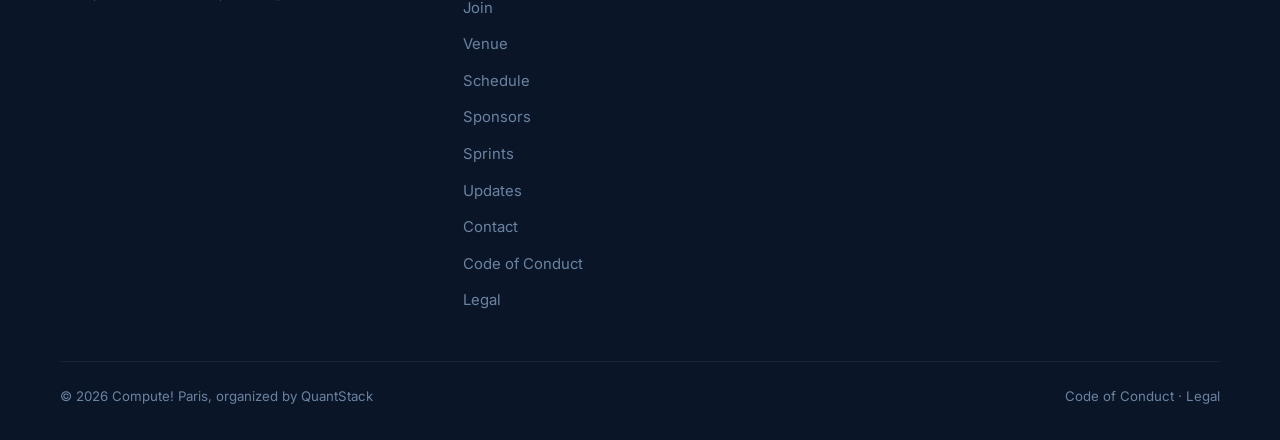
<file: join-the-mission.html>
<!DOCTYPE html>
<html lang="en">
<head>
<meta charset="UTF-8">
<meta name="viewport" content="width=device-width, initial-scale=1.0">
<title>Join the Mission: Compute! Paris 2026</title>
<meta name="description" content="Volunteering and diversity scholarships at Compute! Paris 2026: ways to join the conference beyond a standard ticket.">
<meta property="og:type" content="website">
<meta property="og:site_name" content="Compute! Paris 2026">
<meta property="og:url" content="https://compute.events/paris2026/join-the-mission.html">
<meta property="og:title" content="Join the Mission: Compute! Paris 2026">
<meta property="og:description" content="Volunteering and diversity scholarships at Compute! Paris 2026: ways to join the conference beyond a standard ticket.">
<meta property="og:image" content="https://compute.events/paris2026/assets/images/og-card.png">
<meta name="twitter:card" content="summary_large_image">
<meta name="twitter:image" content="https://compute.events/paris2026/assets/images/og-card.png">
<link rel="stylesheet" href="assets/css/style.css">
<link rel="preconnect" href="https://fonts.googleapis.com">
<link rel="preconnect" href="https://fonts.gstatic.com" crossorigin>
<link rel="stylesheet" href="https://fonts.googleapis.com/css2?family=Space+Grotesk:wght@400;500;600;700&family=Inter:wght@400;500&display=swap">
<link rel="icon" href="assets/logos/compute_favicon.svg" type="image/svg+xml">
<!-- Privacy-friendly analytics by Plausible -->
<script async src="https://plausible.io/js/pa-mO2lgUZ8L7uwhGXaoCMp7.js"></script>
<script>
window.plausible=window.plausible||function(){(plausible.q=plausible.q||[]).push(arguments)},plausible.init=plausible.init||function(i){plausible.o=i||{}};
plausible.init()
</script>
</head>
<body>

<!-- ── NAV ── -->
<nav class="nav">
<div class="nav__inner">
<a href="index.html" class="nav__logo">
<img src="assets/logos/compute_text.svg" class="nav__logo-text" alt="Compute! Paris 2026">
</a>
<ul class="nav__links">
<li><a href="about.html">About</a></li>
<!--<li><a href="cfp.html">CfP</a></li>-->
<li><a href="tickets.html">Tickets</a></li>
<li><a href="join-the-mission.html" class="active">Join</a></li>
<li><a href="venue.html">Venue</a></li>
<li><a href="schedule.html">Schedule</a></li>
<li><a href="sponsors.html">Sponsors</a></li>
<li><a href="sprints.html">Sprints</a></li>
<li><a href="updates.html">Updates</a></li>
<li><a href="contact.html">Contact</a></li>
</ul>
<div class="nav__social">
<a href="https://www.linkedin.com/company/103528767" aria-label="LinkedIn" target="_blank" rel="noopener">
<svg viewBox="0 0 24 24"><use href="assets/logos/icon-linkedin.svg#icon"/></svg>
</a>
<a href="https://bsky.app/profile/computeparis.bsky.social" aria-label="Bluesky" target="_blank" rel="noopener">
<svg viewBox="0 0 24 24"><use href="assets/logos/icon-bluesky.svg#icon"/></svg>
</a>
<a href="https://mastodon.social/@computeparis" aria-label="Mastodon" target="_blank" rel="noopener">
<svg viewBox="0 0 24 24"><use href="assets/logos/icon-mastodon.svg#icon"/></svg>
</a>
</div>
<button class="nav__burger" aria-label="Open menu">
<svg viewBox="0 0 24 24"><path d="M3 18h18v-2H3v2zm0-5h18v-2H3v2zm0-7v2h18V6H3z"/></svg>
</button>
</div>
</nav>

<!-- ── MOBILE NAV ── -->
<div class="nav__mobile" role="dialog" aria-label="Navigation menu">
<button class="nav__mobile-close" aria-label="Close menu">
<svg viewBox="0 0 24 24"><path d="M19 6.41L17.59 5 12 10.59 6.41 5 5 6.41 10.59 12 5 17.59 6.41 19 12 13.41 17.59 19 19 17.59 13.41 12z"/></svg>
</button>
<a href="about.html">About</a>
<!--<a href="cfp.html">CfP</a>-->
<a href="tickets.html">Tickets</a>
<a href="join-the-mission.html" class="active">Join</a>
<a href="venue.html">Venue</a>
<a href="schedule.html">Schedule</a>
<a href="sponsors.html">Sponsors</a>
<a href="sprints.html">Sprints</a>
<a href="updates.html">Updates</a>
<a href="contact.html">Contact</a>
</div>

<!-- ── PAGE HERO ── -->
<header class="page-hero">
<div class="page-hero__content container">
<span class="overline">Join the mission</span>
<h1>More ways to be in the room.</h1>
<p>A ticket is one way in. A scholarship and a volunteer shift are two more: one for people who'd otherwise be priced out, one for people who want to help build the conference from the inside.</p>
</div>
</header>

  <!-- ── VENUE CHANGE NOTICE ── -->
  <section class="venue-notice" id="venue-change">
    <div class="container">
      <div class="venue-notice__head"><span class="venue-notice__badge">Important</span><span class="overline">Change of venue</span></div>
      <p>
        Due to a student blockade of the Jussieu campus, Compute! has moved from the CICSU to the
        Hôtel du Port in Nogent-sur-Marne. Same dates, same program, and your ticket remains valid.
        <a href="venue.html">Venue and directions →</a>
      </p>
    </div>
  </section>

<!-- ── INTRO: VOLUNTEERING ── -->
<section class="section section--navy-mid">
<div class="container">
<div class="section-header">
<span class="overline overline--orange">Volunteering</span>
<h2>Run the conference from the inside.</h2>
<p style="color:var(--cream-dim)">
Volunteers are the reason the two days actually work. In exchange for a few shifts
across the event, you get a free ticket and a behind-the-scenes view of how a
community conference comes together, plus a fast route into the crew who build it.
It's one of the best ways to meet people if you're arriving on your own.
</p>
</div>
</div>
</section>

<!-- ── WHAT VOLUNTEERS DO ── -->
<section class="section section--dark">
<div class="container">
<div class="section-header">
<span class="overline">On the roster</span>
<h2>What a shift looks like.</h2>
<p style="color:var(--cream-dim)">Shifts are scheduled so you still catch plenty of talks. No experience needed: we'll brief you before doors open.</p>
</div>
<div class="audience__grid">
<div class="audience__cell">
<div class="audience__icon">🪪</div>
<h3>Registration &amp; welcome</h3>
<p>Greet attendees, hand out badges, and be the friendly first face people meet when they walk in.</p>
</div>
<div class="audience__cell">
<div class="audience__icon">🎤</div>
<h3>Session hosting</h3>
<p>Keep a room on schedule, introduce speakers, and run the microphone during audience questions.</p>
</div>
<div class="audience__cell">
<div class="audience__icon">🧭</div>
<h3>Info &amp; logistics</h3>
<p>Point people to the right room, help with the venue, and keep the day moving smoothly behind the scenes.</p>
</div>
</div>
</div>
</section>

<!-- ── WHAT VOLUNTEERS GET ── -->
<section class="section section--navy-mid">
<div class="container">
<div class="section-header">
<span class="overline">In return</span>
<h2>What you get for pitching in.</h2>
</div>
<div class="audience__grid">
<div class="audience__cell">
<div class="audience__icon">🎟</div>
<h3>A free ticket</h3>
<p>Volunteers attend the full conference at no cost. You're part of the event, not just working it.</p>
</div>
<div class="audience__cell">
<div class="audience__icon">👋</div>
<h3>A way in</h3>
<p>The quickest way to meet the organizing team and other attendees, especially if you're coming solo.</p>
</div>
<div class="audience__cell">
<div class="audience__icon">🛸</div>
<h3>Crew status</h3>
<p>A behind-the-scenes look at how Compute! runs, and a standing invitation to help build the next one.</p>
</div>
</div>
<div style="margin-top:44px;text-align:center">
<a href="https://forms.gle/CzxFt2GRYowwYwb8A" class="btn btn--gold" target="_blank" rel="noopener">Volunteer with us 🛸</a>
</div>
</div>
</section>

<!-- ── INTRO: SCHOLARSHIPS ── -->
<section class="section section--stars-blue">
<div class="container">
<div class="section-header">
<span class="overline">Diversity scholarships</span>
<h2>Cost shouldn't decide who's in the room.</h2>
<p style="color:var(--cream-dim)">
We set aside a block of scholarship places for people from groups underrepresented
in open source and scientific computing, and for anyone for whom the ticket price
is a real barrier: students, early-career researchers, and community contributors
included. Scholarships cover a full conference ticket, and a limited number also
help with travel and accommodation for those coming from further afield.
</p>
</div>
</div>
</section>

<!-- ── WHAT SCHOLARSHIPS COVER ── -->
<section class="section section--dark">
<div class="container">
<div class="section-header">
<span class="overline">What's covered</span>
<h2>A place, and the means to reach it.</h2>
<p style="color:var(--cream-dim)">We'd rather remove the obstacle than admire it. Here's what a scholarship can include.</p>
</div>
<div class="audience__grid">
<div class="audience__cell">
<div class="audience__icon">🎟</div>
<h3>Conference ticket</h3>
<p>Full access to both days of talks, sessions, and the hallway track: the same ticket everyone else holds, at no cost to you.</p>
</div>
<div class="audience__cell">
<div class="audience__icon">🚆</div>
<h3>Travel support</h3>
<p>A limited number of grants toward transport for those travelling from outside the Paris region, awarded on the basis of need and distance.</p>
</div>
<div class="audience__cell">
<div class="audience__icon">🛏</div>
<h3>Accommodation</h3>
<p>Help with a night or two of lodging for scholarship recipients whose journey makes a same-day return impractical.</p>
</div>
</div>
</div>
</section>

<!-- ── WHO CAN APPLY ── -->
<section class="section section--navy-mid">
<div class="container">
<div class="section-header">
<span class="overline">Who should apply</span>
<h2>If you're wondering whether it's for you, apply.</h2>
<p style="color:var(--cream-dim)">There's no single profile. If any of these sound like you, we'd like to read your application.</p>
</div>
<div class="audience__grid">
<div class="audience__cell">
<div class="audience__icon">🎓</div>
<h3>Students &amp; early career</h3>
<p>People still studying, or in the first years of a career in data, research, or open source, for whom a full-price ticket is out of reach.</p>
</div>
<div class="audience__cell">
<div class="audience__icon">🌍</div>
<h3>Underrepresented groups</h3>
<p>Anyone from a background underrepresented at conferences like this one, who would make the room more genuinely reflective of the community.</p>
</div>
<div class="audience__cell">
<div class="audience__icon">🤝</div>
<h3>Community contributors</h3>
<p>Maintainers, organizers, and volunteers who give to the ecosystem but don't have an employer to expense the trip.</p>
</div>
</div>
<div style="margin-top:44px;text-align:center">
<a href="https://forms.gle/tZ56kdeB5vyQacyx8" class="btn btn--gold" target="_blank" rel="noopener">Apply for a Scholarship 🎓</a>
</div>
</div>
</section>

<!-- ── FOOTER ── -->
<footer class="footer">
<div class="footer__inner">
<div class="footer__brand">
<img src="assets/logos/compute_favicon.svg" class="footer-logo" alt="Compute!">
<p>The program is out.</p>
<p>Paris, November 25–26, 2026. 🛸</p>
</div>
<nav class="footer__nav" aria-label="Footer navigation">
<h4>Navigate</h4>
<ul>
<li><a href="about.html">About</a></li>
<!--<li><a href="cfp.html">CfP</a></li>-->
<li><a href="tickets.html">Tickets</a></li>
<li><a href="join-the-mission.html">Join</a></li>
<li><a href="venue.html">Venue</a></li>
<li><a href="schedule.html">Schedule</a></li>
<li><a href="sponsors.html">Sponsors</a></li>
<li><a href="sprints.html">Sprints</a></li>
<li><a href="updates.html">Updates</a></li>
<li><a href="contact.html">Contact</a></li>
<li><a href="code-of-conduct.html">Code of Conduct</a></li>
<li><a href="legal.html">Legal</a></li>
</ul>
</nav>
<div class="footer__contact">
<h4>Contact</h4>
<a href="mailto:paris@compute.events" style="display:block;margin-top:12px;color:var(--cyan)">paris@compute.events</a>
<div class="footer__social">
<a href="https://www.linkedin.com/company/103528767" aria-label="LinkedIn" target="_blank" rel="noopener">
<svg viewBox="0 0 24 24"><use href="assets/logos/icon-linkedin.svg#icon"/></svg>
</a>
<a href="https://bsky.app/profile/computeparis.bsky.social" aria-label="Bluesky" target="_blank" rel="noopener">
<svg viewBox="0 0 24 24"><use href="assets/logos/icon-bluesky.svg#icon"/></svg>
</a>
<a href="https://mastodon.social/@computeparis" aria-label="Mastodon" target="_blank" rel="noopener">
<svg viewBox="0 0 24 24"><use href="assets/logos/icon-mastodon.svg#icon"/></svg>
</a>
</div>
</div>
</div>
<div class="footer__bottom">
<span>© 2026 Compute! Paris, organized by QuantStack</span>
<span><a href="code-of-conduct.html">Code of Conduct</a> · <a href="legal.html">Legal</a></span>
</div>
</footer>

<script src="assets/js/main.js"></script>
</body>
</html>
</file>
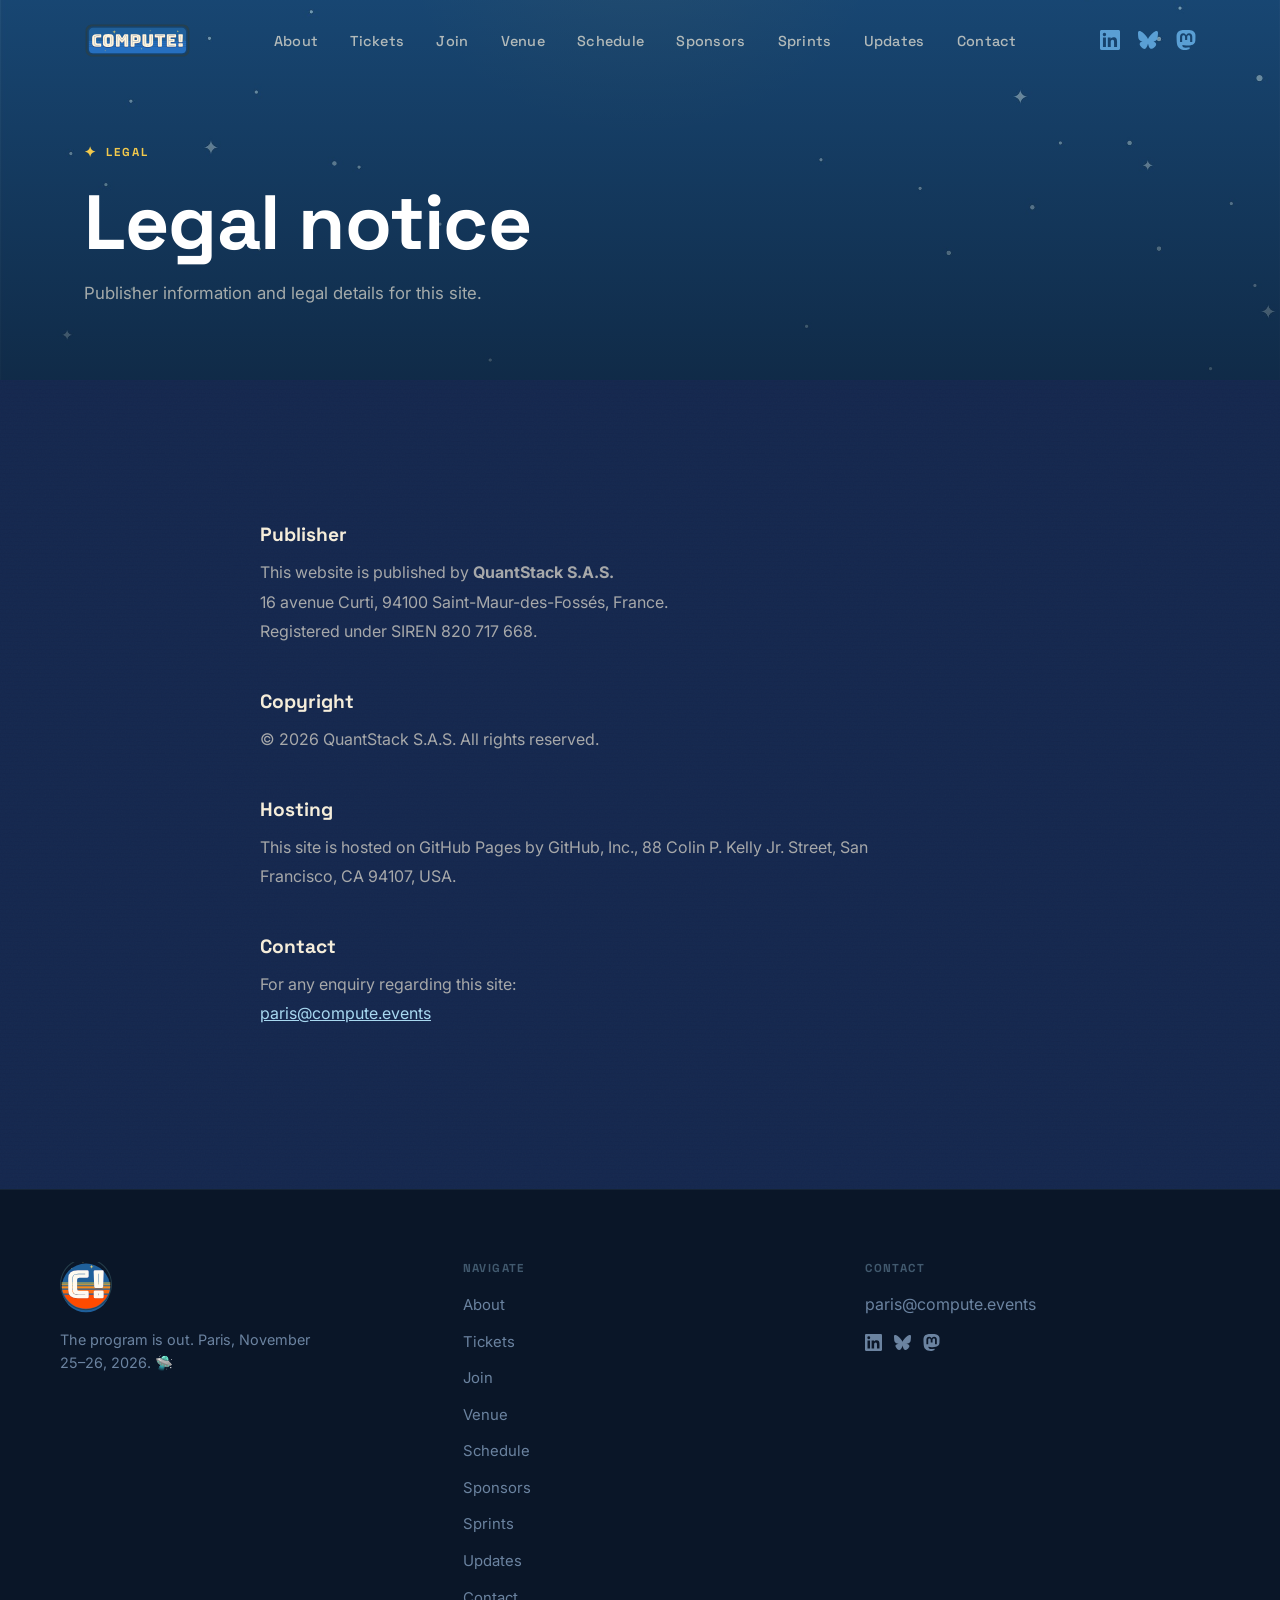
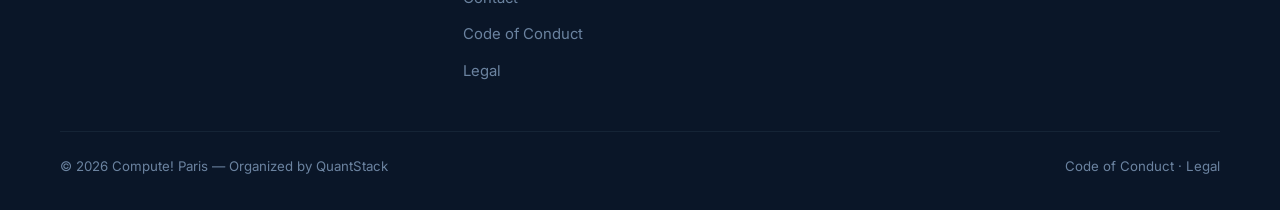
<file: legal.html>
<!DOCTYPE html>
<html lang="en">
<head>
  <meta charset="UTF-8">
  <meta name="viewport" content="width=device-width, initial-scale=1.0">
  <title>Legal — Compute! Paris 2026</title>
  <meta name="description" content="Legal information for Compute! Paris 2026, organised by QuantStack.">
  <meta property="og:type" content="website">
  <meta property="og:site_name" content="Compute! Paris 2026">
  <meta property="og:url" content="https://compute.events/paris2026/legal.html">
  <meta property="og:title" content="Legal — Compute! Paris 2026">
  <meta property="og:description" content="Legal information for Compute! Paris 2026, organised by QuantStack.">
  <meta property="og:image" content="https://compute.events/paris2026/assets/images/og-card.png">
  <meta name="twitter:card" content="summary_large_image">
  <meta name="twitter:image" content="https://compute.events/paris2026/assets/images/og-card.png">
  <link rel="stylesheet" href="assets/css/style.css">
  <link rel="preconnect" href="https://fonts.googleapis.com">
  <link rel="preconnect" href="https://fonts.gstatic.com" crossorigin>
  <link rel="stylesheet" href="https://fonts.googleapis.com/css2?family=Space+Grotesk:wght@400;500;600;700&family=Inter:wght@400;500&display=swap">
  <link rel="icon" href="assets/logos/compute_favicon.svg" type="image/svg+xml">
  <!-- Privacy-friendly analytics by Plausible -->
  <script async src="https://plausible.io/js/pa-mO2lgUZ8L7uwhGXaoCMp7.js"></script>
  <script>
  window.plausible=window.plausible||function(){(plausible.q=plausible.q||[]).push(arguments)},plausible.init=plausible.init||function(i){plausible.o=i||{}};
  plausible.init()
  </script>
</head>
<body>

  <!-- ── NAV ── -->
  <nav class="nav">
    <div class="nav__inner">
      <a href="index.html" class="nav__logo">
        <img src="assets/logos/compute_text.svg" class="nav__logo-text" alt="Compute! Paris 2026">
      </a>
      <ul class="nav__links">
        <li><a href="about.html">About</a></li>
        <!--<li><a href="cfp.html">CfP</a></li>-->
        <li><a href="tickets.html">Tickets</a></li>
        <li><a href="join-the-mission.html">Join</a></li>
        <li><a href="venue.html">Venue</a></li>
        <li><a href="schedule.html">Schedule</a></li>
        <li><a href="sponsors.html">Sponsors</a></li>
        <li><a href="sprints.html">Sprints</a></li>
        <li><a href="updates.html">Updates</a></li>
        <li><a href="contact.html">Contact</a></li>
      </ul>
      <div class="nav__social">
        <a href="https://www.linkedin.com/company/103528767" aria-label="LinkedIn" target="_blank" rel="noopener">
          <svg viewBox="0 0 24 24"><use href="assets/logos/icon-linkedin.svg#icon"/></svg>
        </a>
        <a href="https://bsky.app/profile/computeparis.bsky.social" aria-label="Bluesky" target="_blank" rel="noopener">
          <svg viewBox="0 0 24 24"><use href="assets/logos/icon-bluesky.svg#icon"/></svg>
        </a>
        <a href="https://mastodon.social/@computeparis" aria-label="Mastodon" target="_blank" rel="noopener">
          <svg viewBox="0 0 24 24"><use href="assets/logos/icon-mastodon.svg#icon"/></svg>
        </a>
      </div>
      <button class="nav__burger" aria-label="Open menu">
        <svg viewBox="0 0 24 24"><path d="M3 18h18v-2H3v2zm0-5h18v-2H3v2zm0-7v2h18V6H3z"/></svg>
      </button>
    </div>
  </nav>

  <!-- ── MOBILE NAV ── -->
  <div class="nav__mobile" role="dialog" aria-label="Navigation menu">
    <button class="nav__mobile-close" aria-label="Close menu">
      <svg viewBox="0 0 24 24"><path d="M19 6.41L17.59 5 12 10.59 6.41 5 5 6.41 10.59 12 5 17.59 6.41 19 12 13.41 17.59 19 19 17.59 13.41 12z"/></svg>
    </button>
    <a href="about.html">About</a>
    <!--<a href="cfp.html">CfP</a>-->
    <a href="tickets.html">Tickets</a>
    <a href="join-the-mission.html">Join</a>
    <a href="venue.html">Venue</a>
    <a href="schedule.html">Schedule</a>
    <a href="sponsors.html">Sponsors</a>
    <a href="sprints.html">Sprints</a>
    <a href="updates.html">Updates</a>
    <a href="contact.html">Contact</a>
  </div>

  <!-- ── PAGE HERO ── -->
  <header class="page-hero">
    <div class="page-hero__content container">
      <span class="overline">Legal</span>
      <h1>Legal notice</h1>
      <p>Publisher information and legal details for this site.</p>
    </div>
  </header>

  <!-- ── CONTENT ── -->
  <section class="section section--dark">
    <div class="container">
      <article class="legal-article">
        <h2>Publisher</h2>
        <p>
          This website is published by <strong>QuantStack S.A.S.</strong><br>
          16 avenue Curti, 94100 Saint-Maur-des-Fossés, France.<br>
          Registered under SIREN 820 717 668.
        </p>

        <h2>Copyright</h2>
        <p>© 2026 QuantStack S.A.S. All rights reserved.</p>

        <h2>Hosting</h2>
        <p>This site is hosted on GitHub Pages by GitHub, Inc., 88 Colin P. Kelly Jr. Street, San Francisco, CA 94107, USA.</p>

        <h2>Contact</h2>
        <p>
          For any enquiry regarding this site:<br>
          <a href="mailto:paris@compute.events">paris@compute.events</a>
        </p>
      </article>
    </div>
  </section>

  <!-- ── FOOTER ── -->
  <footer class="footer">
    <div class="footer__inner">
      <div class="footer__brand">
        <img src="assets/logos/compute_favicon.svg" class="footer-logo" alt="Compute!">
        <p>The program is out. Paris, November 25–26, 2026. 🛸</p>
      </div>
      <nav class="footer__nav" aria-label="Footer navigation">
        <h4>Navigate</h4>
        <ul>
          <li><a href="about.html">About</a></li>
          <!--<li><a href="cfp.html">CfP</a></li>-->
          <li><a href="tickets.html">Tickets</a></li>
          <li><a href="join-the-mission.html">Join</a></li>
          <li><a href="venue.html">Venue</a></li>
          <li><a href="schedule.html">Schedule</a></li>
          <li><a href="sponsors.html">Sponsors</a></li>
          <li><a href="sprints.html">Sprints</a></li>
          <li><a href="updates.html">Updates</a></li>
          <li><a href="contact.html">Contact</a></li>
          <li><a href="code-of-conduct.html">Code of Conduct</a></li>
          <li><a href="legal.html">Legal</a></li>
        </ul>
      </nav>
      <div class="footer__contact">
        <h4>Contact</h4>
        <a href="mailto:paris@compute.events" style="display:block;margin-top:12px;color:var(--cyan)">paris@compute.events</a>
        <div class="footer__social">
          <a href="https://www.linkedin.com/company/103528767" aria-label="LinkedIn" target="_blank" rel="noopener">
            <svg viewBox="0 0 24 24"><use href="assets/logos/icon-linkedin.svg#icon"/></svg>
          </a>
          <a href="https://bsky.app/profile/computeparis.bsky.social" aria-label="Bluesky" target="_blank" rel="noopener">
            <svg viewBox="0 0 24 24"><use href="assets/logos/icon-bluesky.svg#icon"/></svg>
          </a>
          <a href="https://mastodon.social/@computeparis" aria-label="Mastodon" target="_blank" rel="noopener">
            <svg viewBox="0 0 24 24"><use href="assets/logos/icon-mastodon.svg#icon"/></svg>
          </a>
        </div>
      </div>
    </div>
    <div class="footer__bottom">
      <span>© 2026 Compute! Paris — Organized by QuantStack</span>
      <span><a href="code-of-conduct.html">Code of Conduct</a> · <a href="legal.html">Legal</a></span>
    </div>
  </footer>

  <script src="assets/js/main.js"></script>
</body>
</html>
</file>
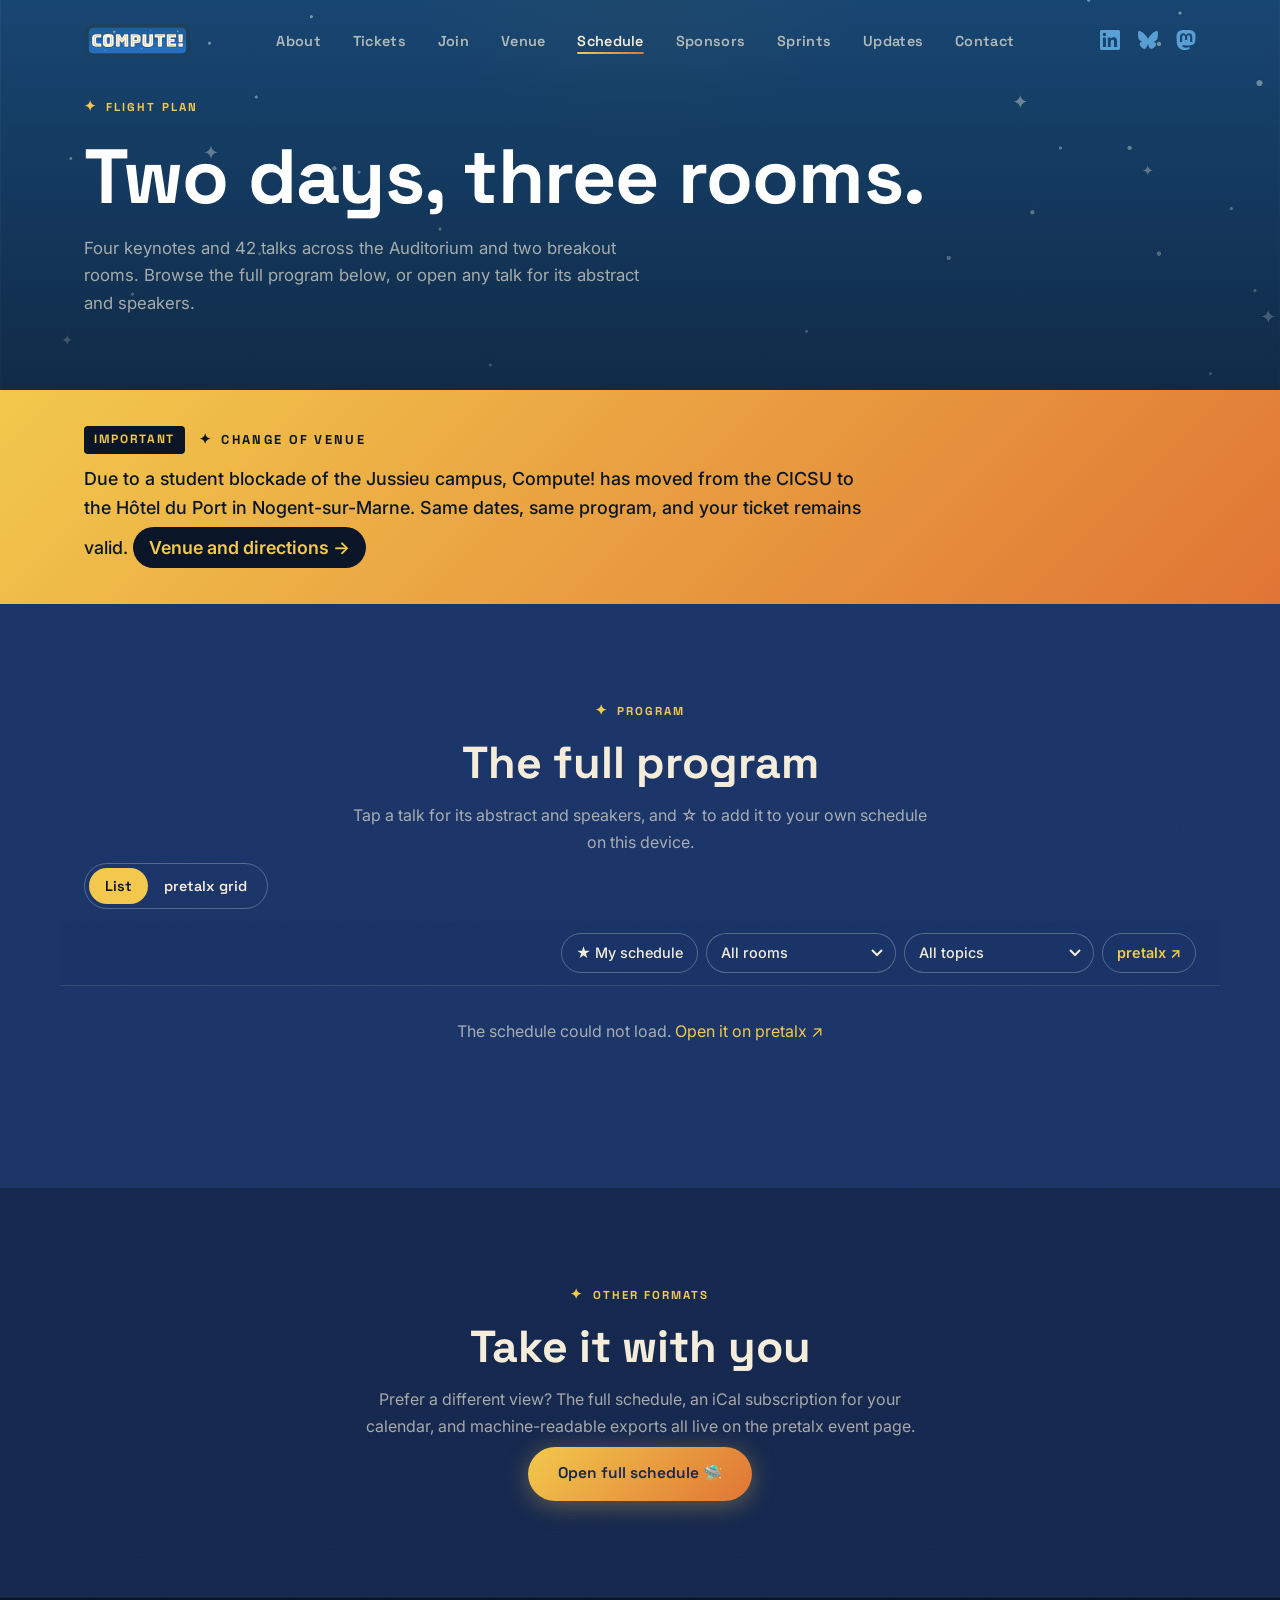
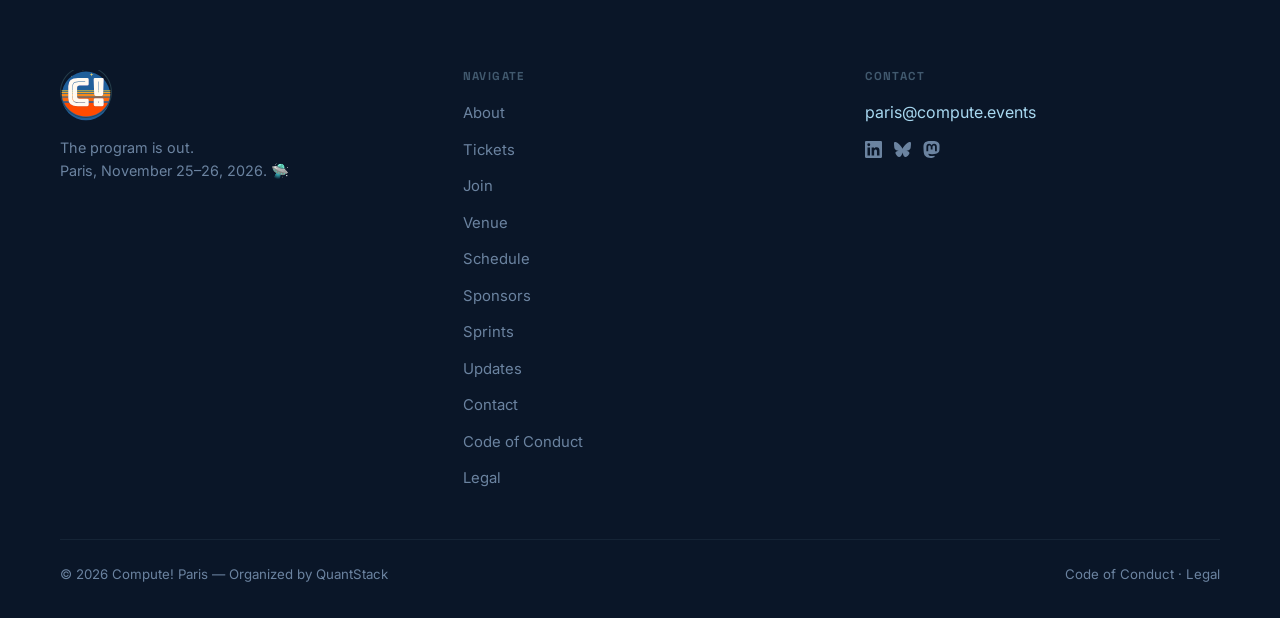
<file: schedule.html>
<!DOCTYPE html>
<html lang="en">
<head>
  <meta charset="UTF-8">
  <meta name="viewport" content="width=device-width, initial-scale=1.0">
  <title>Schedule — Compute! Paris 2026</title>
  <meta name="description" content="The full two-day program for Compute! Paris 2026. Four keynotes and 42 talks across three rooms. Paris, November 25–26, 2026.">
  <meta property="og:type" content="website">
  <meta property="og:site_name" content="Compute! Paris 2026">
  <meta property="og:url" content="https://compute.events/paris2026/schedule.html">
  <meta property="og:title" content="Schedule — Compute! Paris 2026">
  <meta property="og:description" content="Four keynotes and 42 talks across three rooms. Paris, November 25–26, 2026.">
  <meta property="og:image" content="https://compute.events/paris2026/assets/images/og-card.png">
  <meta name="twitter:card" content="summary_large_image">
  <meta name="twitter:image" content="https://compute.events/paris2026/assets/images/og-card.png">
  <link rel="preconnect" href="https://fonts.googleapis.com">
  <link rel="preconnect" href="https://fonts.gstatic.com" crossorigin>
  <link href="https://fonts.googleapis.com/css2?family=Inter:wght@300;400;600;700&family=Space+Grotesk:wght@400;600;700&display=swap" rel="stylesheet">
  <style>
    :root {
      --font-head: 'Space Grotesk', 'Inter', system-ui, -apple-system, "Segoe UI", Roboto, "Helvetica Neue", Arial, sans-serif;
      --font-body: 'Inter', system-ui, -apple-system, "Segoe UI", Roboto, "Helvetica Neue", Arial, sans-serif;
    }
    .nav__links a { font-variation-settings: 'wght' 600; }
  </style>
  <link rel="stylesheet" href="assets/css/style.css">
  <link rel="stylesheet" href="assets/event/event.css">
  <link rel="icon" href="assets/logos/compute_favicon.svg" type="image/svg+xml">

  <!-- Privacy-friendly analytics by Plausible -->
  <script async src="https://plausible.io/js/pa-mO2lgUZ8L7uwhGXaoCMp7.js"></script>
  <script>
    window.plausible=window.plausible||function(){(plausible.q=plausible.q||[]).push(arguments)},plausible.init=plausible.init||function(i){plausible.o=i||{}};
    plausible.init()
  </script>
</head>
<body>

  <!-- ── NAV ── -->
  <nav class="nav">
    <div class="nav__inner">
      <a href="index.html" class="nav__logo">
        <img src="assets/logos/compute_text.svg" class="nav__logo-text" alt="Compute! Paris 2026">
      </a>
      <ul class="nav__links">
        <li><a href="about.html">About</a></li>
        <li><a href="tickets.html">Tickets</a></li>
        <li><a href="join-the-mission.html">Join</a></li>
        <li><a href="venue.html">Venue</a></li>
        <li><a href="schedule.html" class="active">Schedule</a></li>
        <li><a href="sponsors.html">Sponsors</a></li>
        <li><a href="sprints.html">Sprints</a></li>
        <li><a href="updates.html">Updates</a></li>
        <li><a href="contact.html">Contact</a></li>
      </ul>
      <div class="nav__social">
        <a href="https://www.linkedin.com/company/103528767" aria-label="LinkedIn" target="_blank" rel="noopener">
          <svg viewBox="0 0 24 24"><use href="assets/logos/icon-linkedin.svg#icon"/></svg>
        </a>
        <a href="https://bsky.app/profile/computeparis.bsky.social" aria-label="Bluesky" target="_blank" rel="noopener">
          <svg viewBox="0 0 24 24"><use href="assets/logos/icon-bluesky.svg#icon"/></svg>
        </a>
        <a href="https://mastodon.social/@computeparis" aria-label="Mastodon" target="_blank" rel="noopener">
          <svg viewBox="0 0 24 24"><use href="assets/logos/icon-mastodon.svg#icon"/></svg>
        </a>
      </div>
      <button class="nav__burger" aria-label="Open menu">
        <svg viewBox="0 0 24 24"><path d="M3 18h18v-2H3v2zm0-5h18v-2H3v2zm0-7v2h18V6H3z"/></svg>
      </button>
    </div>
  </nav>

  <!-- ── MOBILE NAV ── -->
  <div class="nav__mobile" role="dialog" aria-label="Navigation menu">
    <button class="nav__mobile-close" aria-label="Close menu">
      <svg viewBox="0 0 24 24"><path d="M19 6.41L17.59 5 12 10.59 6.41 5 5 6.41 10.59 12 5 17.59 6.41 19 12 13.41 17.59 19 19 17.59 13.41 12z"/></svg>
    </button>
    <a href="about.html">About</a>
    <a href="tickets.html">Tickets</a>
    <a href="join-the-mission.html">Join</a>
    <a href="venue.html">Venue</a>
    <a href="schedule.html" class="active">Schedule</a>
    <a href="sponsors.html">Sponsors</a>
    <a href="sprints.html">Sprints</a>
    <a href="updates.html">Updates</a>
    <a href="contact.html">Contact</a>
  </div>

  <!-- ── PAGE HERO ── -->
  <header class="page-hero">
    <div class="page-hero__content container">
      <span class="overline">Flight plan</span>
      <h1>Two days, three rooms.</h1>
      <p>Four keynotes and 42 talks across the Auditorium and two breakout rooms. Browse the full program below, or open any talk for its abstract and speakers.</p>
    </div>
  </header>

  <!-- ── VENUE CHANGE NOTICE ── -->
  <section class="venue-notice" id="venue-change">
    <div class="container">
      <div class="venue-notice__head"><span class="venue-notice__badge">Important</span><span class="overline">Change of venue</span></div>
      <p>
        Due to a student blockade of the Jussieu campus, Compute! has moved from the CICSU to the
        Hôtel du Port in Nogent-sur-Marne. Same dates, same program, and your ticket remains valid.
        <a href="venue.html">Venue and directions →</a>
      </p>
    </div>
  </section>

  <!-- ── SCHEDULE (assets/event/schedule.js, data from pretalx) ── -->
  <section class="section section--navy-mid" id="program">
    <div class="container">
      <div class="section-header">
        <span class="overline">Program</span>
        <h2>The full program</h2>
        <p style="color:var(--cream-dim)">Tap a talk for its abstract and speakers, and ☆ to add it to your own schedule on this device.</p>
      </div>
      <div data-c26-schedule>
        <noscript>
          <p style="text-align:center">The schedule needs JavaScript. <a href="https://pretalx.com/compute-paris-2026/schedule/" style="color:var(--beam-gold)">Open it on pretalx</a>.</p>
        </noscript>
      </div>
    </div>
  </section>

  <!-- ── OTHER FORMATS ── -->
  <section class="section section--dark">
    <div class="container">
      <div class="section-header">
        <span class="overline">Other formats</span>
        <h2>Take it with you</h2>
        <p style="color:var(--cream-dim)">
          Prefer a different view? The full schedule, an iCal subscription for your
          calendar, and machine-readable exports all live on the pretalx event page.
        </p>
      </div>
      <div class="hero__ctas" style="justify-content:center">
        <a class="btn btn--gold" href="https://pretalx.com/compute-paris-2026/schedule/" target="_blank" rel="noopener">Open full schedule 🛸</a>
      </div>
    </div>
  </section>

  <!-- ── FOOTER ── -->
  <footer class="footer">
    <div class="footer__inner">
      <div class="footer__brand">
        <img src="assets/logos/compute_favicon.svg" class="footer-logo" alt="Compute!">
        <p>The program is out.</p>
        <p>Paris, November 25–26, 2026. 🛸</p>
      </div>
      <nav class="footer__nav" aria-label="Footer navigation">
        <h4>Navigate</h4>
        <ul>
          <li><a href="about.html">About</a></li>
          <li><a href="tickets.html">Tickets</a></li>
          <li><a href="join-the-mission.html">Join</a></li>
          <li><a href="venue.html">Venue</a></li>
          <li><a href="schedule.html">Schedule</a></li>
          <li><a href="sponsors.html">Sponsors</a></li>
          <li><a href="sprints.html">Sprints</a></li>
          <li><a href="updates.html">Updates</a></li>
          <li><a href="contact.html">Contact</a></li>
          <li><a href="code-of-conduct.html">Code of Conduct</a></li>
          <li><a href="legal.html">Legal</a></li>
        </ul>
      </nav>
      <div class="footer__contact">
        <h4>Contact</h4>
        <a href="mailto:paris@compute.events" style="display:block;margin-top:12px;color:var(--saucer)">paris@compute.events</a>
        <div class="footer__social">
          <a href="https://www.linkedin.com/company/103528767" aria-label="LinkedIn" target="_blank" rel="noopener">
            <svg viewBox="0 0 24 24"><use href="assets/logos/icon-linkedin.svg#icon"/></svg>
          </a>
          <a href="https://bsky.app/profile/computeparis.bsky.social" aria-label="Bluesky" target="_blank" rel="noopener">
            <svg viewBox="0 0 24 24"><use href="assets/logos/icon-bluesky.svg#icon"/></svg>
          </a>
          <a href="https://mastodon.social/@computeparis" aria-label="Mastodon" target="_blank" rel="noopener">
            <svg viewBox="0 0 24 24"><use href="assets/logos/icon-mastodon.svg#icon"/></svg>
          </a>
        </div>
      </div>
    </div>
    <div class="footer__bottom">
      <span>© 2026 Compute! Paris — Organized by QuantStack</span>
      <span><a href="code-of-conduct.html">Code of Conduct</a> · <a href="legal.html">Legal</a></span>
    </div>
  </footer>

  <script src="assets/js/main.js"></script>
  <script src="assets/event/schedule.js"></script>
</body>
</html>
</file>
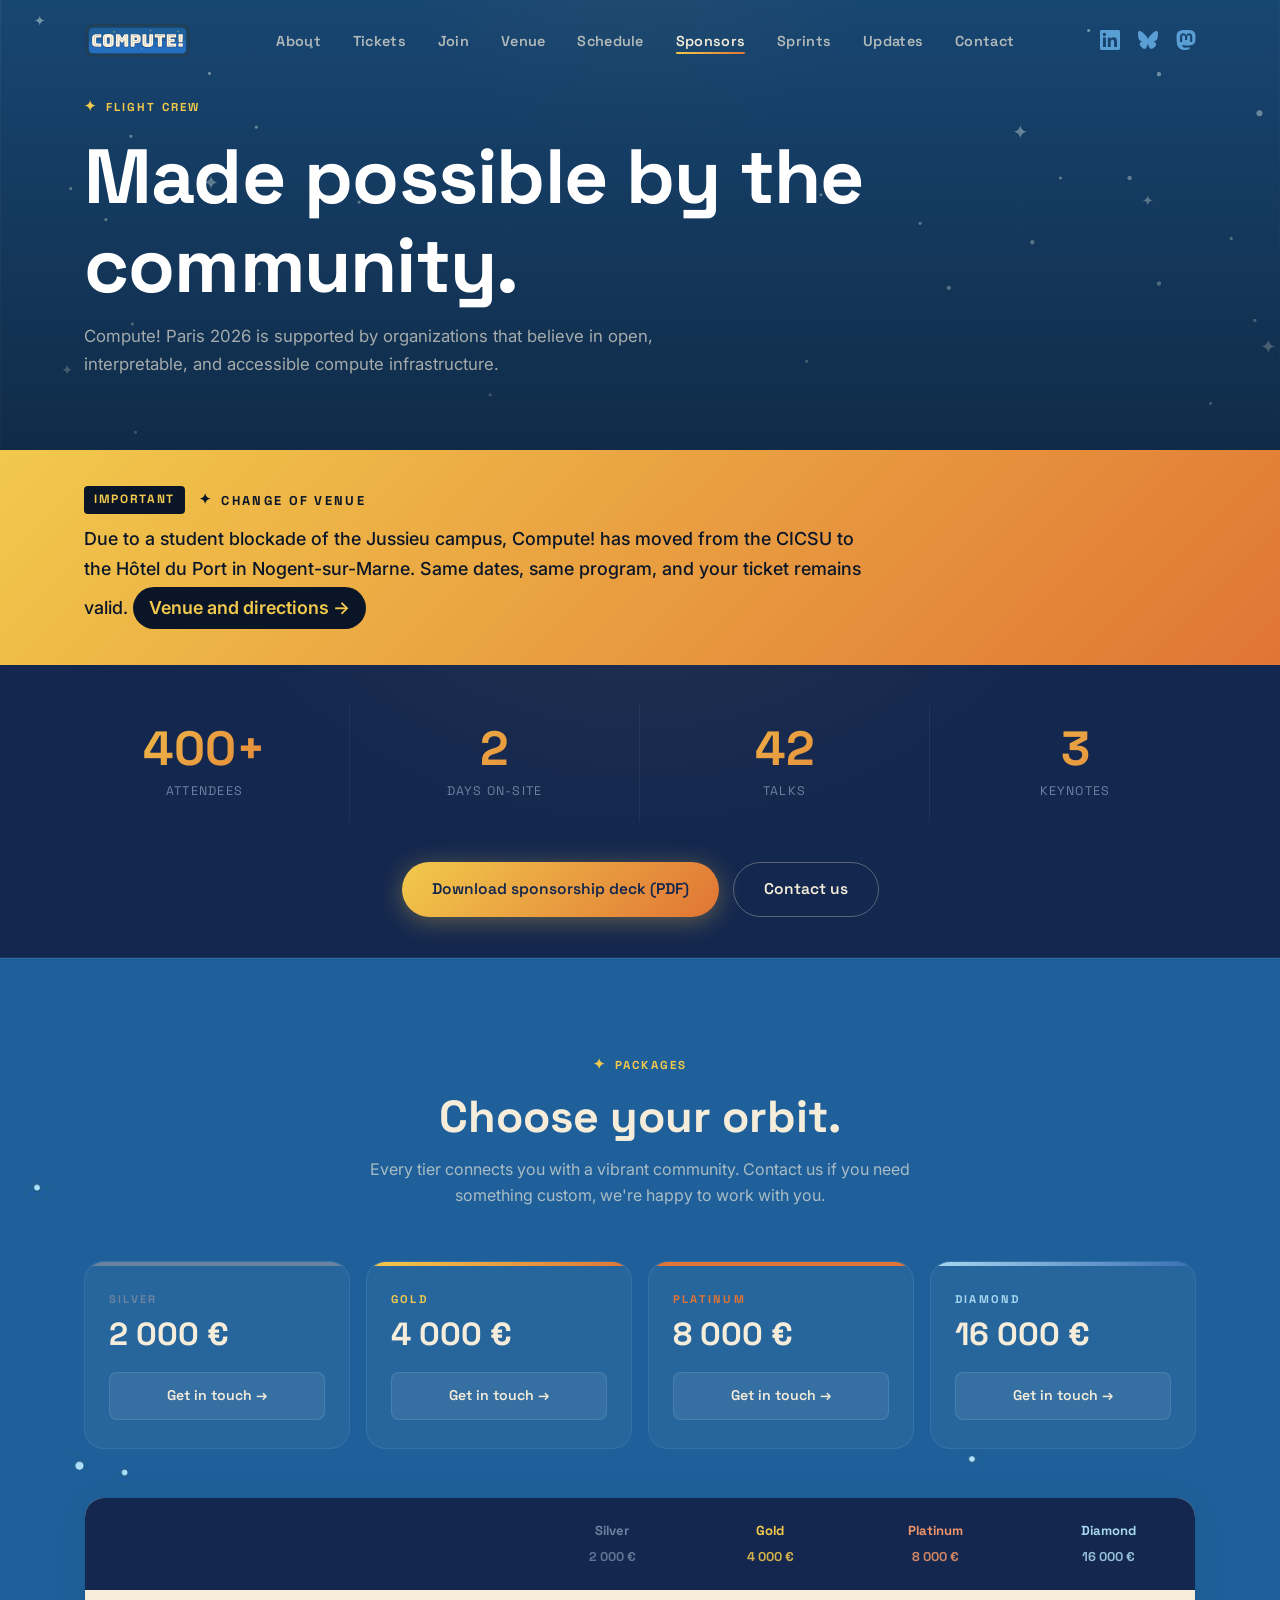
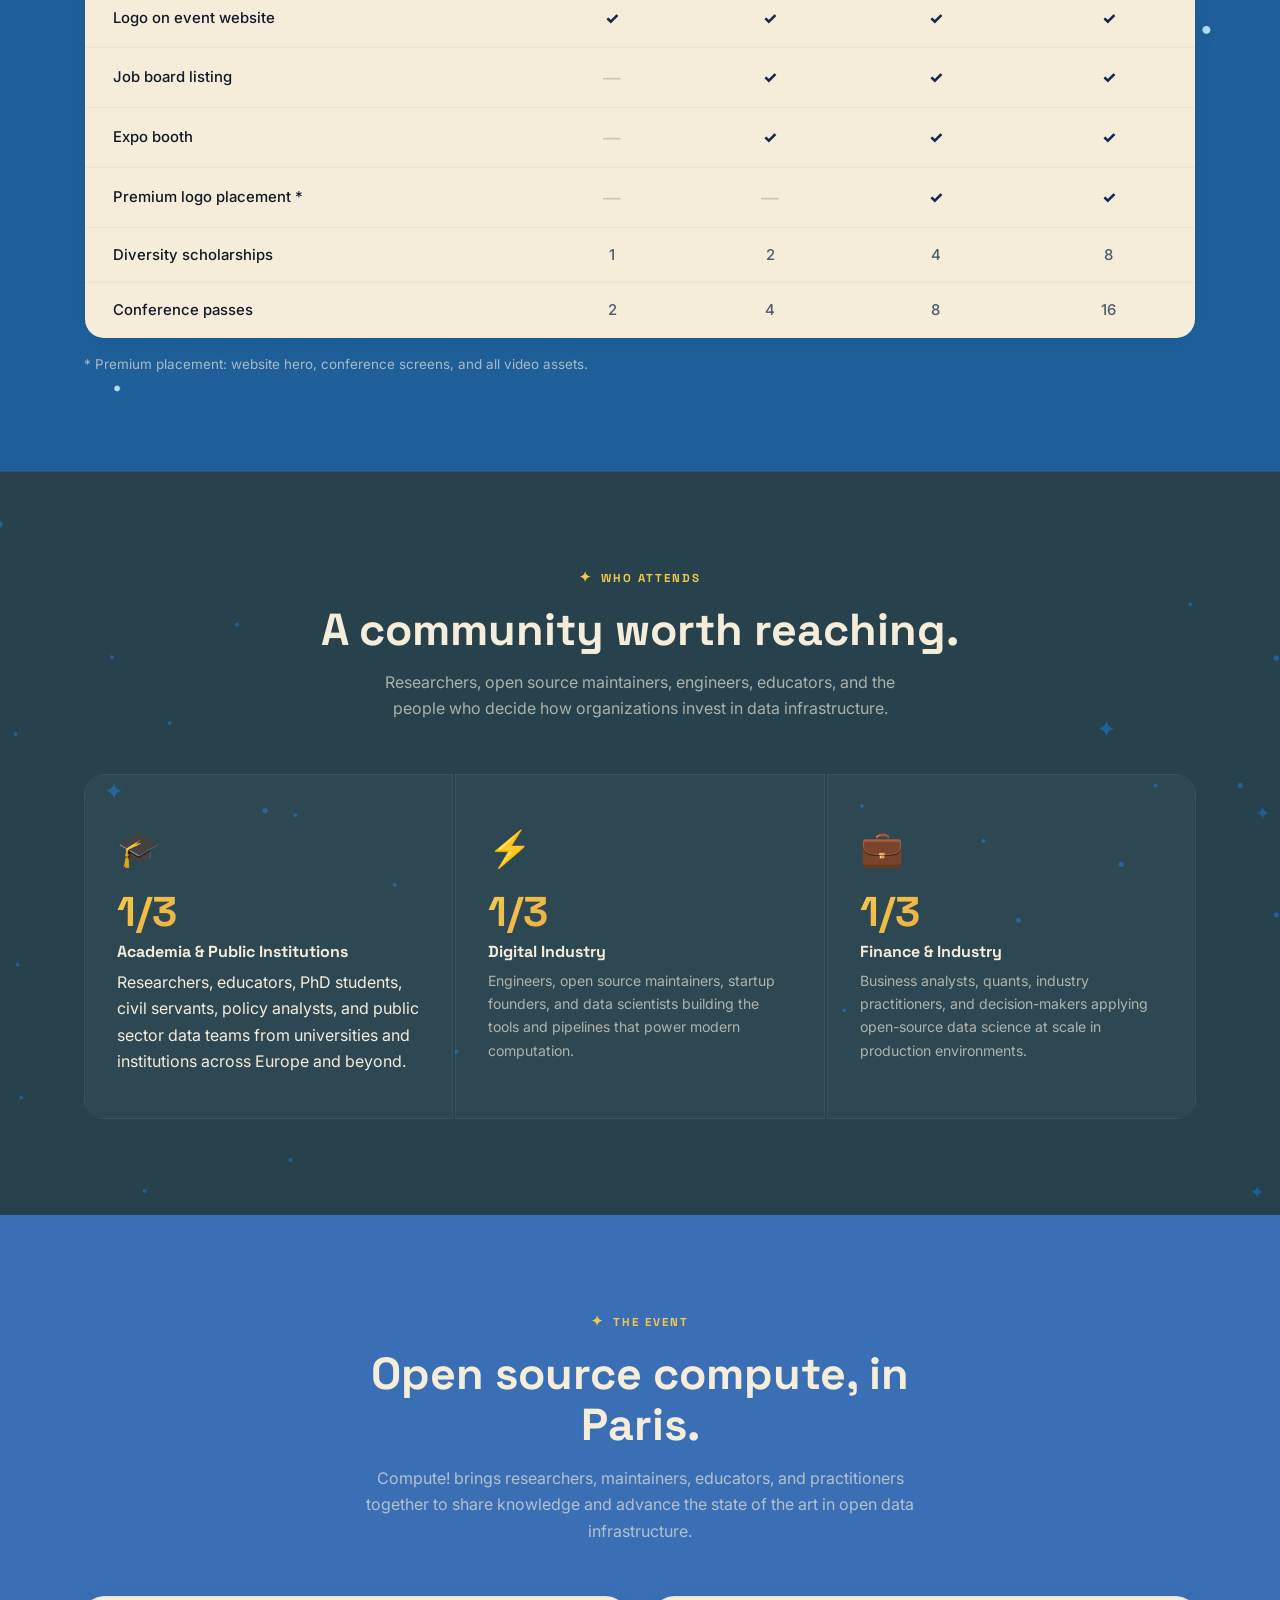
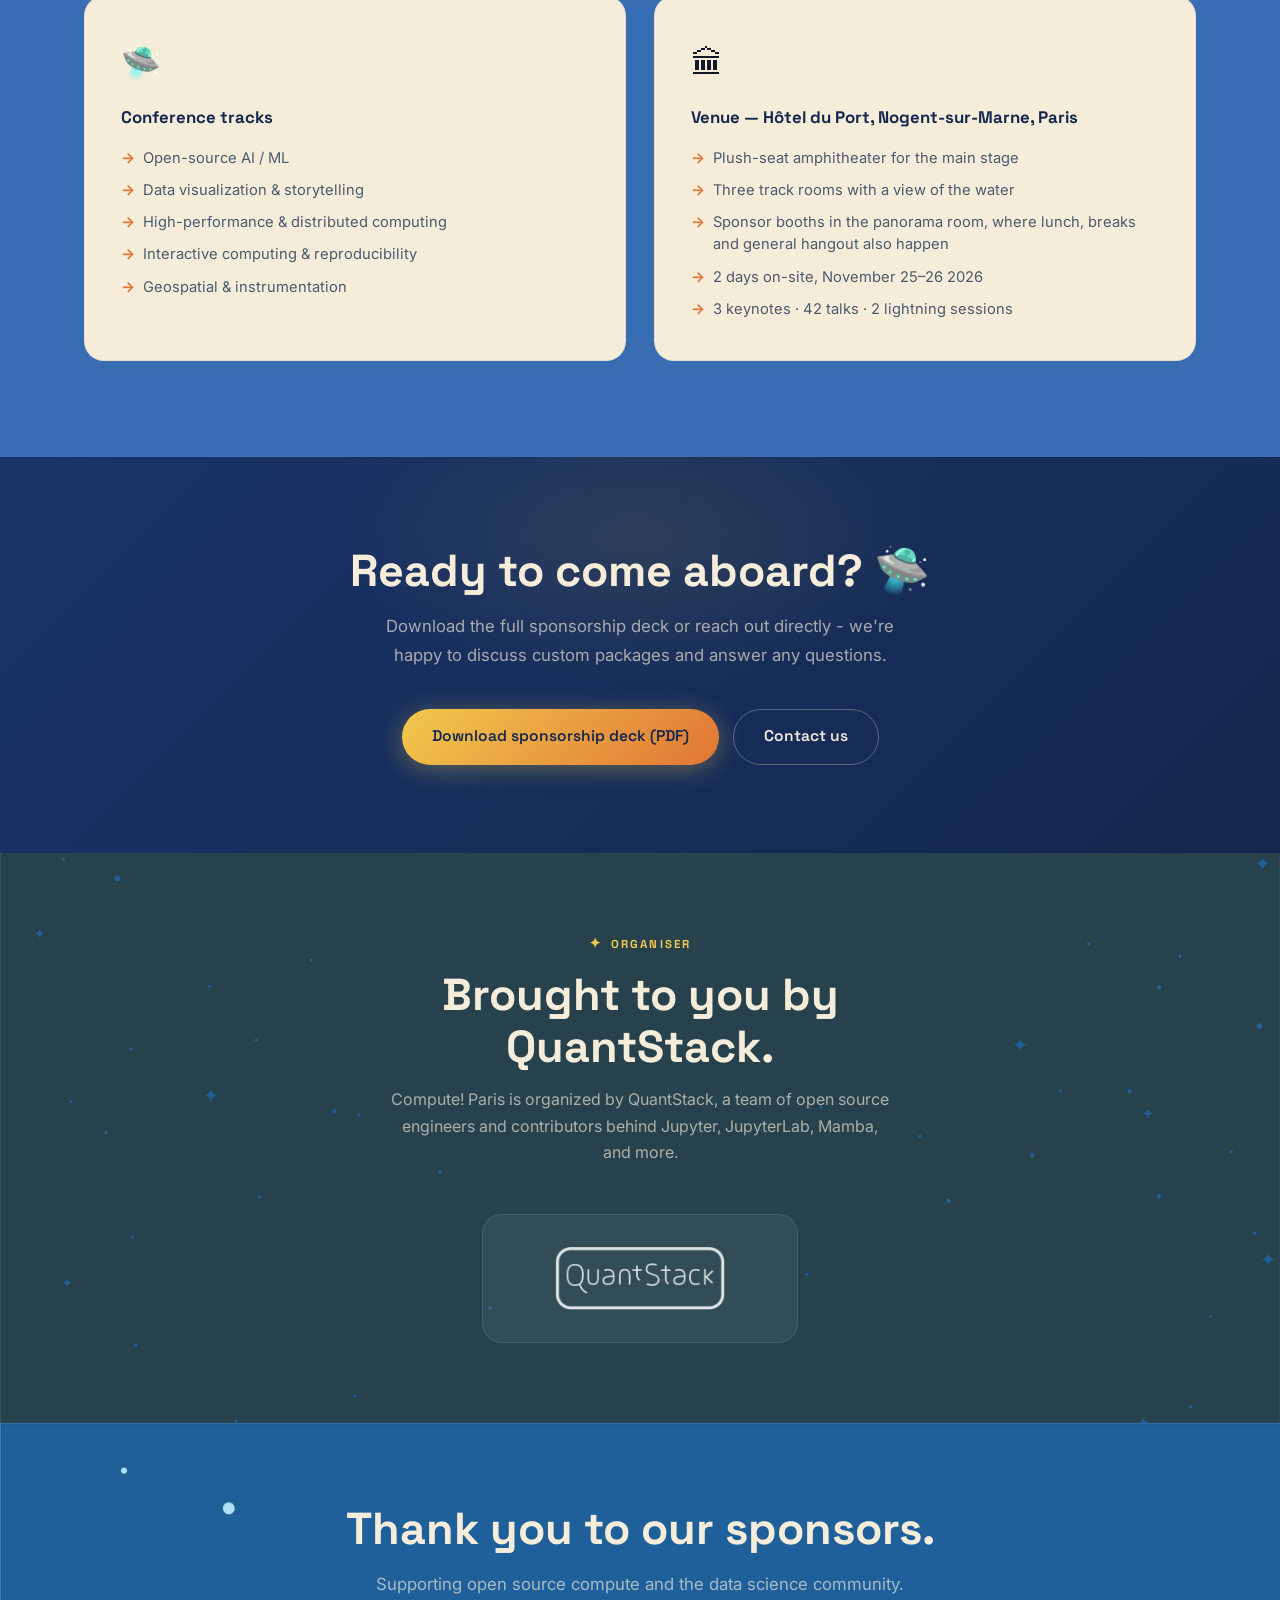
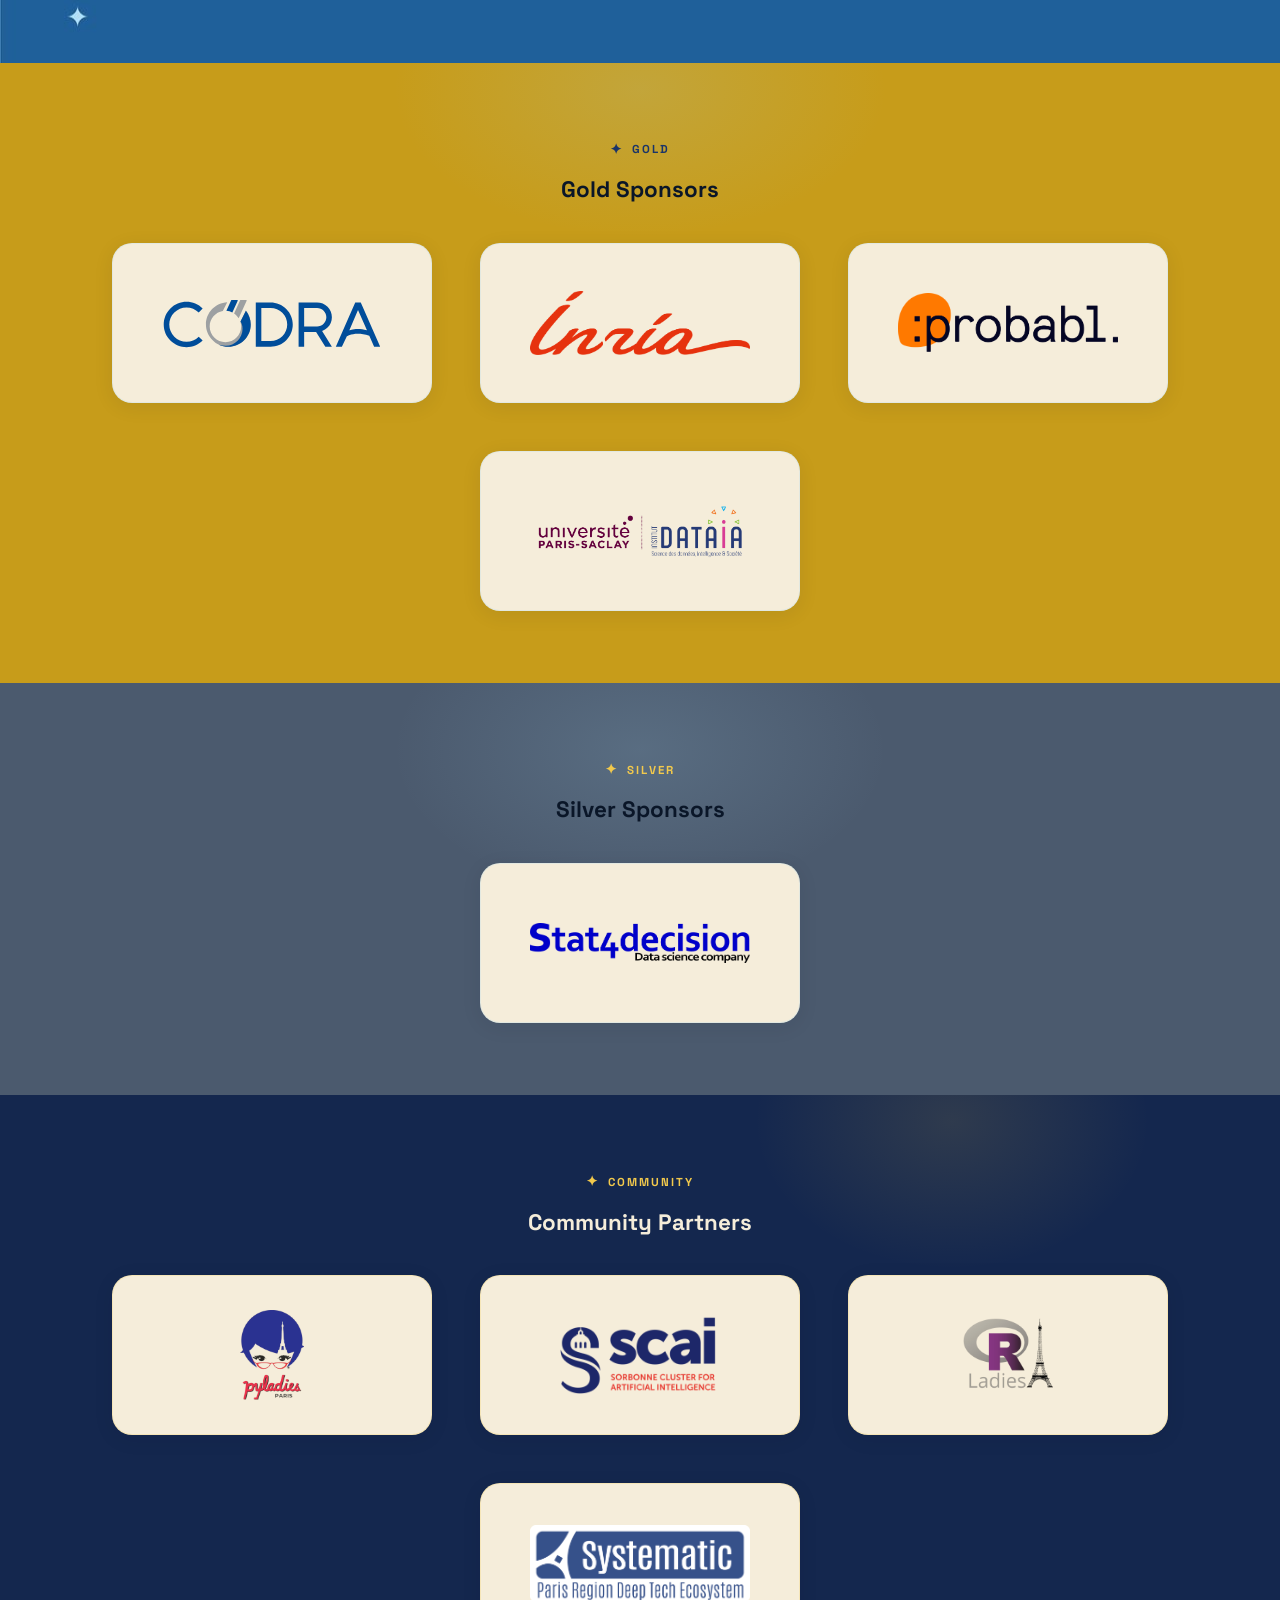
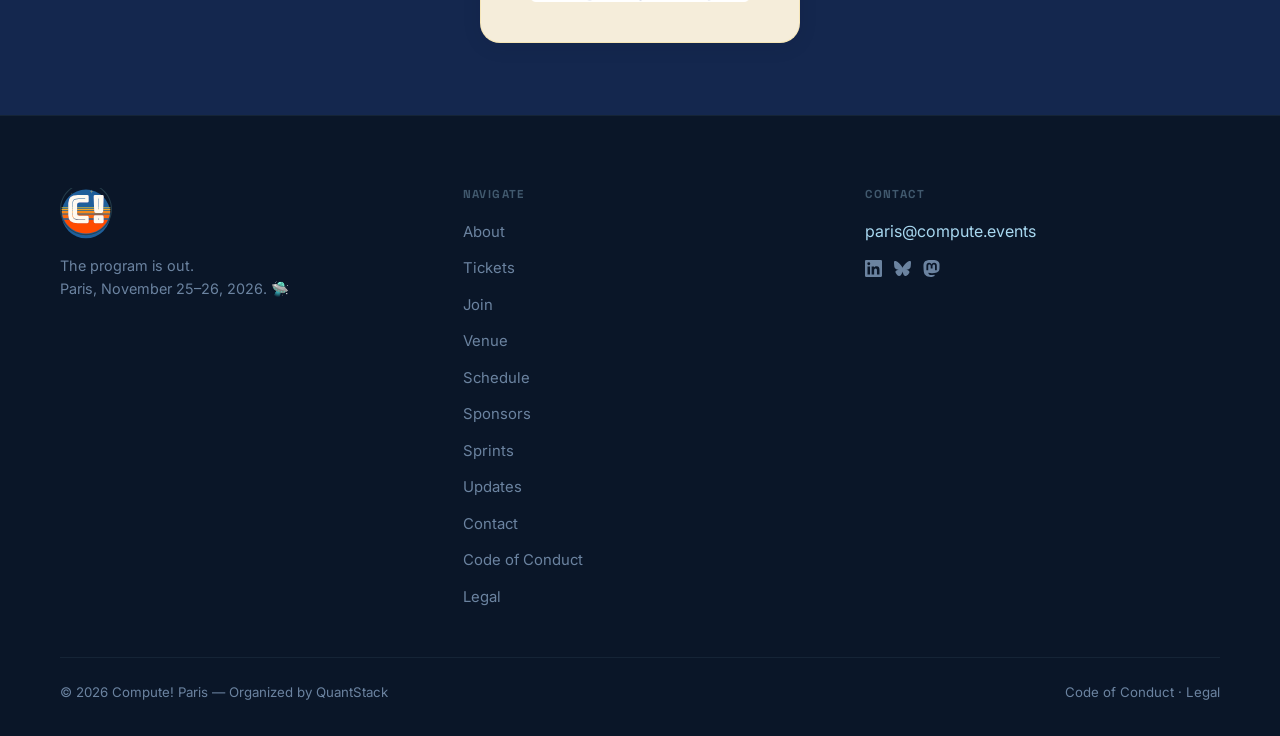
<file: sponsors.html>
<!DOCTYPE html>
<html lang="en">
<head>
  <meta charset="UTF-8">
  <meta name="viewport" content="width=device-width, initial-scale=1.0">
  <title>Sponsors — Compute! Paris 2026</title>
  <meta name="description" content="Support Compute! Paris 2026 and connect with the open source data science community.">
  <meta property="og:type" content="website">
  <meta property="og:site_name" content="Compute! Paris 2026">
  <meta property="og:url" content="https://compute.events/paris2026/sponsors.html">
  <meta property="og:title" content="Sponsors — Compute! Paris 2026">
  <meta property="og:description" content="Support Compute! Paris 2026 and connect with the open source data science community.">
  <meta property="og:image" content="https://compute.events/paris2026/assets/images/og-card.png">
  <meta name="twitter:card" content="summary_large_image">
  <meta name="twitter:image" content="https://compute.events/paris2026/assets/images/og-card.png">

  <link rel="preconnect" href="https://fonts.googleapis.com">
  <link rel="preconnect" href="https://fonts.gstatic.com" crossorigin>
  <link href="https://fonts.googleapis.com/css2?family=Inter:wght@300;400;600;700&family=Space+Grotesk:wght@400;600;700&display=swap" rel="stylesheet">

  <style>
    :root {
      --font-head: 'Space Grotesk', 'Inter', system-ui, -apple-system, "Segoe UI", Roboto, "Helvetica Neue", Arial, sans-serif;
      --font-body: 'Inter', system-ui, -apple-system, "Segoe UI", Roboto, "Helvetica Neue", Arial, sans-serif;
    }
    .nav__links a { font-variation-settings: 'wght' 600; }
  </style>

  <link rel="stylesheet" href="assets/css/style.css">
  <link rel="stylesheet" href="assets/css/sponsors.css">
  <link rel="icon" href="assets/logos/compute_favicon.svg" type="image/svg+xml">

  <script async src="https://plausible.io/js/pa-mO2lgUZ8L7uwhGXaoCMp7.js"></script>
  <script>
  window.plausible=window.plausible||function(){(plausible.q=plausible.q||[]).push(arguments)},plausible.init=plausible.init||function(i){plausible.o=i||{}};
  plausible.init()
  </script>
</head>
<body>

  <!-- ── NAV ── -->
  <nav class="nav">
    <div class="nav__inner">
      <a href="index.html" class="nav__logo">
        <img src="assets/logos/compute_text.svg" class="nav__logo-text" alt="Compute! Paris 2026">
      </a>
      <ul class="nav__links">
        <li><a href="about.html">About</a></li>
        <!--<li><a href="cfp.html">CfP</a></li>-->
        <li><a href="tickets.html">Tickets</a></li>
        <li><a href="join-the-mission.html">Join</a></li>
        <li><a href="venue.html">Venue</a></li>
        <li><a href="schedule.html">Schedule</a></li>
        <li><a href="sponsors.html" class="active">Sponsors</a></li>
        <li><a href="sprints.html">Sprints</a></li>
        <li><a href="updates.html">Updates</a></li>
        <li><a href="contact.html">Contact</a></li>
      </ul>
      <div class="nav__social">
        <a href="https://www.linkedin.com/company/103528767" aria-label="LinkedIn" target="_blank" rel="noopener">
          <svg viewBox="0 0 24 24"><use href="assets/logos/icon-linkedin.svg#icon"/></svg>
        </a>
        <a href="https://bsky.app/profile/computeparis.bsky.social" aria-label="Bluesky" target="_blank" rel="noopener">
          <svg viewBox="0 0 24 24"><use href="assets/logos/icon-bluesky.svg#icon"/></svg>
        </a>
        <a href="https://mastodon.social/@computeparis" aria-label="Mastodon" target="_blank" rel="noopener">
          <svg viewBox="0 0 24 24"><use href="assets/logos/icon-mastodon.svg#icon"/></svg>
        </a>
      </div>
      <button class="nav__burger" aria-label="Open menu">
        <svg viewBox="0 0 24 24"><path d="M3 18h18v-2H3v2zm0-5h18v-2H3v2zm0-7v2h18V6H3z"/></svg>
      </button>
    </div>
  </nav>

  <!-- ── MOBILE NAV ── -->
  <div class="nav__mobile" role="dialog" aria-label="Navigation menu">
    <button class="nav__mobile-close" aria-label="Close menu">
      <svg viewBox="0 0 24 24"><path d="M19 6.41L17.59 5 12 10.59 6.41 5 5 6.41 10.59 12 5 17.59 6.41 19 12 13.41 17.59 19 19 17.59 13.41 12z"/></svg>
    </button>
    <a href="about.html">About</a>
    <!--<a href="cfp.html">CfP</a>-->
    <a href="tickets.html">Tickets</a>
    <a href="join-the-mission.html">Join</a>
    <a href="venue.html">Venue</a>
    <a href="schedule.html">Schedule</a>
    <a href="sponsors.html" class="active">Sponsors</a>
    <a href="sprints.html">Sprints</a>
    <a href="updates.html">Updates</a>
    <a href="contact.html">Contact</a>
  </div>

  <!-- ── PAGE HERO ── -->
  <header class="page-hero">
    <div class="page-hero__content container">
      <span class="overline">Flight crew</span>
      <h1>Made possible by the community.</h1>
      <p>Compute! Paris 2026 is supported by organizations that believe in open, interpretable, and accessible compute infrastructure.</p>
    </div>
  </header>

  <!-- ── VENUE CHANGE NOTICE ── -->
  <section class="venue-notice" id="venue-change">
    <div class="container">
      <div class="venue-notice__head"><span class="venue-notice__badge">Important</span><span class="overline">Change of venue</span></div>
      <p>
        Due to a student blockade of the Jussieu campus, Compute! has moved from the CICSU to the
        Hôtel du Port in Nogent-sur-Marne. Same dates, same program, and your ticket remains valid.
        <a href="venue.html">Venue and directions →</a>
      </p>
    </div>
  </section>

  <!-- ── STATS STRIP ── -->
  <div class="sp-stats" aria-label="Event at a glance">
    <div class="sp-stats__grid">
      <div class="sp-stats__item">
        <div class="sp-stats__num">400+</div>
        <div class="sp-stats__label">Attendees</div>
      </div>
      <div class="sp-stats__item">
        <div class="sp-stats__num">2</div>
        <div class="sp-stats__label">Days on-site</div>
      </div>
      <div class="sp-stats__item">
        <div class="sp-stats__num">42</div>
        <div class="sp-stats__label">Talks</div>
      </div>
      <div class="sp-stats__item">
        <div class="sp-stats__num">3</div>
        <div class="sp-stats__label">Keynotes</div>
      </div>
    </div>
    <div class="sp-download__actions">
      <a class="btn btn--gold"
         href="assets/brochure/sponsorship-prospectus.pdf"
         download="ComputeParis_Sponsorship_Prospectus_2026.pdf"
         target="_blank"
         rel="noopener"
         aria-label="Download the Compute! Paris sponsorship prospectus PDF">
        Download sponsorship deck (PDF)
      </a>
      <a class="btn btn--outline" href="contact.html">Contact us</a>
    </div>
  </div>

  <!-- ── TIER CARDS ── -->
  <section class="sp-tiers">
    <div class="container">
      <div class="section-header">
        <span class="overline">Packages</span>
        <h2>Choose your orbit.</h2>
        <p style="color:var(--cream-dim);max-width:56ch">Every tier connects you with a vibrant community. Contact us if you need something custom, we're happy to work with you.</p>
      </div>

      <div class="sp-tiers__grid">

        <!-- SILVER -->
        <article class="sp-tier-card sp-tier-card--silver" aria-label="Silver sponsorship">
          <div class="sp-tier-card__bar" aria-hidden="true"></div>
          <div class="sp-tier-card__inner">
            <div class="sp-tier-card__name">Silver</div>
            <div class="sp-tier-card__price">2 000 €</div>
          </div>
          <div class="sp-tier-card__cta">
            <a href="contact.html" aria-label="Enquire about Silver sponsorship">Get in touch →</a>
          </div>
        </article>

        <!-- GOLD -->
        <article class="sp-tier-card sp-tier-card--gold" aria-label="Gold sponsorship">
          <div class="sp-tier-card__bar" aria-hidden="true"></div>
          <div class="sp-tier-card__inner">
            <div class="sp-tier-card__name">Gold</div>
            <div class="sp-tier-card__price">4 000 €</div>
          </div>
          <div class="sp-tier-card__cta">
            <a href="contact.html" aria-label="Enquire about Gold sponsorship">Get in touch →</a>
          </div>
        </article>

        <!-- PLATINUM -->
        <article class="sp-tier-card sp-tier-card--platinum" aria-label="Platinum sponsorship">
          <div class="sp-tier-card__bar" aria-hidden="true"></div>
          <div class="sp-tier-card__inner">
            <div class="sp-tier-card__name">Platinum</div>
            <div class="sp-tier-card__price">8 000 €</div>
          </div>
          <div class="sp-tier-card__cta">
            <a href="contact.html" aria-label="Enquire about Platinum sponsorship">Get in touch →</a>
          </div>
        </article>

        <!-- DIAMOND -->
        <article class="sp-tier-card sp-tier-card--diamond" aria-label="Diamond sponsorship">
          <div class="sp-tier-card__bar" aria-hidden="true"></div>
          <div class="sp-tier-card__inner">
            <div class="sp-tier-card__name">Diamond</div>
            <div class="sp-tier-card__price">16 000 €</div>
          </div>
          <div class="sp-tier-card__cta">
            <a href="contact.html" aria-label="Enquire about Diamond sponsorship">Get in touch →</a>
          </div>
        </article>

      </div><!-- /.sp-tiers__grid -->
      <p style="margin-top:20px;font-size:.85rem;color:var(--cream-dim)"></p>

      <!-- Matrix merged into same section -->
      <div class="sp-matrix__wrap" style="margin-top:48px">
        <table class="sp-matrix__table" role="table" aria-label="Sponsorship benefits comparison">
          <thead>
            <tr>
              <th scope="col"></th>
              <th scope="col" class="th--silver">Silver<span class="sp-matrix__price">2 000 €</span></th>
              <th scope="col" class="th--gold">Gold<span class="sp-matrix__price">4 000 €</span></th>
              <th scope="col" class="th--platinum">Platinum<span class="sp-matrix__price">8 000 €</span></th>
              <th scope="col" class="th--diamond">Diamond<span class="sp-matrix__price">16 000 €</span></th>
            </tr>
          </thead>
          <tbody>
            <tr>
              <td>Logo on event website</td>
              <td><span class="sp-check" aria-label="Included">✓</span></td>
              <td><span class="sp-check" aria-label="Included">✓</span></td>
              <td><span class="sp-check" aria-label="Included">✓</span></td>
              <td><span class="sp-check" aria-label="Included">✓</span></td>
            </tr>
            <tr>
              <td>Job board listing</td>
              <td><span class="sp-dash" aria-label="Not included">—</span></td>
              <td><span class="sp-check" aria-label="Included">✓</span></td>
              <td><span class="sp-check" aria-label="Included">✓</span></td>
              <td><span class="sp-check" aria-label="Included">✓</span></td>
            </tr>
            <tr>
              <td>Expo booth</td>
              <td><span class="sp-dash" aria-label="Not included">—</span></td>
              <td><span class="sp-check" aria-label="Included">✓</span></td>
              <td><span class="sp-check" aria-label="Included">✓</span></td>
              <td><span class="sp-check" aria-label="Included">✓</span></td>
            </tr>
            <tr>
              <td>Premium logo placement *</td>
              <td><span class="sp-dash" aria-label="Not included">—</span></td>
              <td><span class="sp-dash" aria-label="Not included">—</span></td>
              <td><span class="sp-check" aria-label="Included">✓</span></td>
              <td><span class="sp-check" aria-label="Included">✓</span></td>
            </tr>
            <tr>
              <td>Diversity scholarships</td>
              <td>1</td><td>2</td><td>4</td><td>8</td>
            </tr>
            <tr>
              <td>Conference passes</td>
              <td>2</td><td>4</td><td>8</td><td>16</td>
            </tr>
          </tbody>
        </table>
      </div>
      <p class="sp-matrix__footnote" style="color:var(--cream-dim)">* Premium placement: website hero, conference screens, and all video assets.</p>

    </div>
  </section>

  <!-- ── AUDIENCE ── -->
  <section class="sp-audience">
    <div class="container">
      <div class="section-header">
        <span class="overline">Who attends</span>
        <h2>A community worth reaching.</h2>
        <p style="color:var(--cream-dim);max-width:54ch">Researchers, open source maintainers, engineers, educators, and the people who decide how organizations invest in data infrastructure.</p>
      </div>

      <div class="sp-audience__grid" role="list">
        <div class="sp-audience__cell" role="listitem">
          <div class="sp-audience__icon">🎓</div>
          <div class="sp-audience__frac">1/3</div>
          <h3>Academia &amp; Public Institutions</h3>
          <p></p>Researchers, educators, PhD students, civil servants, policy analysts, and public sector data teams from universities and institutions across Europe and beyond.</p>
        </div>
        <div class="sp-audience__cell" role="listitem">
          <div class="sp-audience__icon">⚡</div>
          <div class="sp-audience__frac">1/3</div>
          <h3>Digital Industry</h3>
          <p>Engineers, open source maintainers, startup founders, and data scientists building the tools and pipelines that power modern computation.</p>
        </div>
        <div class="sp-audience__cell" role="listitem">
          <div class="sp-audience__icon">💼</div>
          <div class="sp-audience__frac">1/3</div>
          <h3>Finance &amp; Industry</h3>
          <p>Business analysts, quants, industry practitioners, and decision-makers applying open-source data science at scale in production environments.</p>
        </div>
      </div>
    </div>
  </section>

  <!-- ── ABOUT (tracks + venue) ── -->
  <section class="sp-about">
    <div class="container">
      <div class="section-header">
        <span class="overline">The event</span>
        <h2 style="color:var(--cream)">Open source compute, in Paris.</h2>
        <p style="color:var(--cream-dim);max-width:56ch">Compute! brings researchers, maintainers, educators, and practitioners together to share knowledge and advance the state of the art in open data infrastructure.</p>
      </div>

      <div class="sp-about__grid">
        <div class="sp-about__card">
          <div class="sp-about__icon" aria-hidden="true">🛸</div>
          <h3>Conference tracks</h3>
          <ul>
            <li>Open-source AI / ML</li>
            <li>Data visualization &amp; storytelling</li>
            <li>High-performance &amp; distributed computing</li>
            <li>Interactive computing &amp; reproducibility</li>
            <li>Geospatial &amp; instrumentation</li>
          </ul>
        </div>
        <div class="sp-about__card">
          <div class="sp-about__icon" aria-hidden="true">🏛</div>
          <h3>Venue — Hôtel du Port, Nogent-sur-Marne, Paris</h3>
          <ul>
            <li>Plush-seat amphitheater for the main stage</li>
            <li>Three track rooms with a view of the water</li>
            <li>Sponsor booths in the panorama room, where lunch, breaks and general hangout also happen</li>
            <li>2 days on-site, November 25–26 2026</li>
            <li>3 keynotes · 42 talks · 2 lightning sessions</li>
          </ul>
        </div>
      </div>
    </div>
  </section>

  <!-- ── DOWNLOAD CTA ── -->
  <section class="sp-download">
    <div class="container">
      <h2>Ready to come aboard? 🛸</h2>
      <p>Download the full sponsorship deck or reach out directly - we're happy to discuss custom packages and answer any questions.</p>
      <div class="sp-download__actions">
        <a class="btn btn--gold"
           href="assets/brochure/sponsorship-prospectus.pdf"
           download="ComputeParis_Sponsorship_Prospectus_2026.pdf"
           target="_blank"
           rel="noopener"
           aria-label="Download the Compute! Paris sponsorship prospectus PDF">
          Download sponsorship deck (PDF)
        </a>
        <a class="btn btn--outline" href="contact.html">Contact us</a>
      </div>
    </div>
  </section>

  <!-- ── ORGANISER ── -->
  <section class="sp-organiser">
    <div class="container">
      <div class="section-header">
        <span class="overline">Organiser</span>
        <h2>Brought to you by QuantStack.</h2>
        <p style="color:var(--cream-dim);max-width:50ch">Compute! Paris is organized by QuantStack, a team of open source engineers and contributors behind Jupyter, JupyterLab, Mamba, and more.</p>
      </div>
      <a href="https://quantstack.net/" class="sp-organiser__logo-wrap" target="_blank" rel="noopener" aria-label="QuantStack - opens in a new tab">
        <img src="assets/images/sponsors/quantstack.png" alt="QuantStack">
      </a>
    </div>
  </section>

  <!-- ── SPONSORS INTRO ── -->
  <section class="sp-intro">
    <div class="container">
      <h2 style="color:var(--cream)">Thank you to our sponsors.</h2>
      <p style="color:var(--cream-dim)">Supporting open source compute and the data science community.</p>
    </div>
  </section>

  <!-- ── GOLD SPONSORS ── -->
  <section class="sp-gold-sponsors">
    <div class="container">
      <span class="overline overline--navy-mid">Gold</span>
      <h3 id="gold-sponsors">Gold Sponsors</h3>
      <div class="sp-logos-row">
        <a href="https://codra.net/en/software-offering/specific-development/" class="sp-logo-card" target="_blank" rel="noopener" aria-label="CODRA - opens in a new tab">
          <img src="assets/images/sponsors/CODRA_logo.svg" alt="CODRA">
        </a>
        <a href="https://www.inria.fr/en" class="sp-logo-card" target="_blank" rel="noopener" aria-label="Inria - opens in a new tab">
          <img src="assets/images/sponsors/Inria_logo_rouge.png" alt="Inria">
        </a>
        <a href="https://probabl.ai/" class="sp-logo-card" target="_blank" rel="noopener" aria-label="probabl - opens in a new tab">
          <img src="assets/images/sponsors/probabl Logo blue.png" alt="probabl">
        </a>
        <a href="https://www.dataia.eu/" class="sp-logo-card" target="_blank" rel="noopener" aria-label="DATAIA - opens in a new tab">
          <img src="assets/images/sponsors/DATAIA-h.png" alt="DATAIA">
        </a>
      </div>
    </div>
  </section>

  <!-- ── SILVER SPONSORS ── -->
  <section class="sp-silver-sponsors">
    <div class="container">
      <span class="overline">Silver</span>
      <h3 id="silver-sponsors">Silver Sponsors</h3>
      <div class="sp-logos-row">
        <a href="https://www.stat4decision.com/" class="sp-logo-card" target="_blank" rel="noopener" aria-label="Stat4decision - opens in a new tab">
          <img src="assets/images/sponsors/stat4decision_logo.png" alt="Stat4decision">
        </a>
      </div>
    </div>
  </section>

  <!-- ── COMMUNITY PARTNERS ── -->
  <section class="sp-community-partners">
    <div class="container">
      <span class="overline">Community</span>
      <h3 id="community-partners">Community Partners</h3>
      <div class="sp-logos-row">
        <a href="https://www.meetup.com/pyladiesparis/" class="sp-logo-card" target="_blank" rel="noopener" aria-label="PyLadies Paris - opens in a new tab">
          <img src="assets/images/sponsors/PyLadies_Paris_logo.png" alt="PyLadies Paris">
        </a>
        <a href="https://scai.sorbonne-universite.fr/" class="sp-logo-card" target="_blank" rel="noopener" aria-label="SCAI - opens in a new tab">
          <img src="assets/images/sponsors/SCAI_logo.png" alt="SCAI - Sorbonne Center for Artificial Intelligence">
        </a>
        <a href="https://www.meetup.com/rladies-paris/" class="sp-logo-card" target="_blank" rel="noopener" aria-label="R-Ladies Paris - opens in a new tab">
          <img src="assets/images/sponsors/R_Ladies_Paris_logo.png" alt="R-Ladies Paris">
        </a>
        <a href="https://systematic-paris-region.org/?lang=en" class="sp-logo-card" target="_blank" rel="noopener" aria-label="Systematic Paris-Region - opens in a new tab">
          <img src="assets/images/sponsors/Systematic_logo.png" alt="Systematic Paris-Region">
        </a>
      </div>
    </div>
  </section>

  <!-- ── FOOTER ── -->
  <footer class="footer">
    <div class="footer__inner">
      <div class="footer__brand">
        <img src="assets/logos/compute_favicon.svg" class="footer-logo" alt="Compute!">
        <p>The program is out.</p>
        <p>Paris, November 25–26, 2026. 🛸</p>
      </div>
      <nav class="footer__nav" aria-label="Footer navigation">
        <h4>Navigate</h4>
        <ul>
          <li><a href="about.html">About</a></li>
          <!--<li><a href="cfp.html">CfP</a></li>-->
          <li><a href="tickets.html">Tickets</a></li>
          <li><a href="join-the-mission.html">Join</a></li>
          <li><a href="venue.html">Venue</a></li>
          <li><a href="schedule.html">Schedule</a></li>
          <li><a href="sponsors.html">Sponsors</a></li>
          <li><a href="sprints.html">Sprints</a></li>
          <li><a href="updates.html">Updates</a></li>
          <li><a href="contact.html">Contact</a></li>
          <li><a href="code-of-conduct.html">Code of Conduct</a></li>
          <li><a href="legal.html">Legal</a></li>
        </ul>
      </nav>
      <div class="footer__contact">
        <h4>Contact</h4>
        <a href="mailto:paris@compute.events" style="display:block;margin-top:12px;color:var(--saucer)">paris@compute.events</a>
        <div class="footer__social">
          <a href="https://www.linkedin.com/company/103528767" aria-label="LinkedIn" target="_blank" rel="noopener">
            <svg viewBox="0 0 24 24"><use href="assets/logos/icon-linkedin.svg#icon"/></svg>
          </a>
          <a href="https://bsky.app/profile/computeparis.bsky.social" aria-label="Bluesky" target="_blank" rel="noopener">
            <svg viewBox="0 0 24 24"><use href="assets/logos/icon-bluesky.svg#icon"/></svg>
          </a>
          <a href="https://mastodon.social/@computeparis" aria-label="Mastodon" target="_blank" rel="noopener">
            <svg viewBox="0 0 24 24"><use href="assets/logos/icon-mastodon.svg#icon"/></svg>
          </a>
        </div>
      </div>
    </div>
    <div class="footer__bottom">
      <span>© 2026 Compute! Paris — Organized by QuantStack</span>
      <span><a href="code-of-conduct.html">Code of Conduct</a> · <a href="legal.html">Legal</a></span>
    </div>
  </footer>

  <script src="assets/js/main.js"></script>
</body>
</html>
</file>
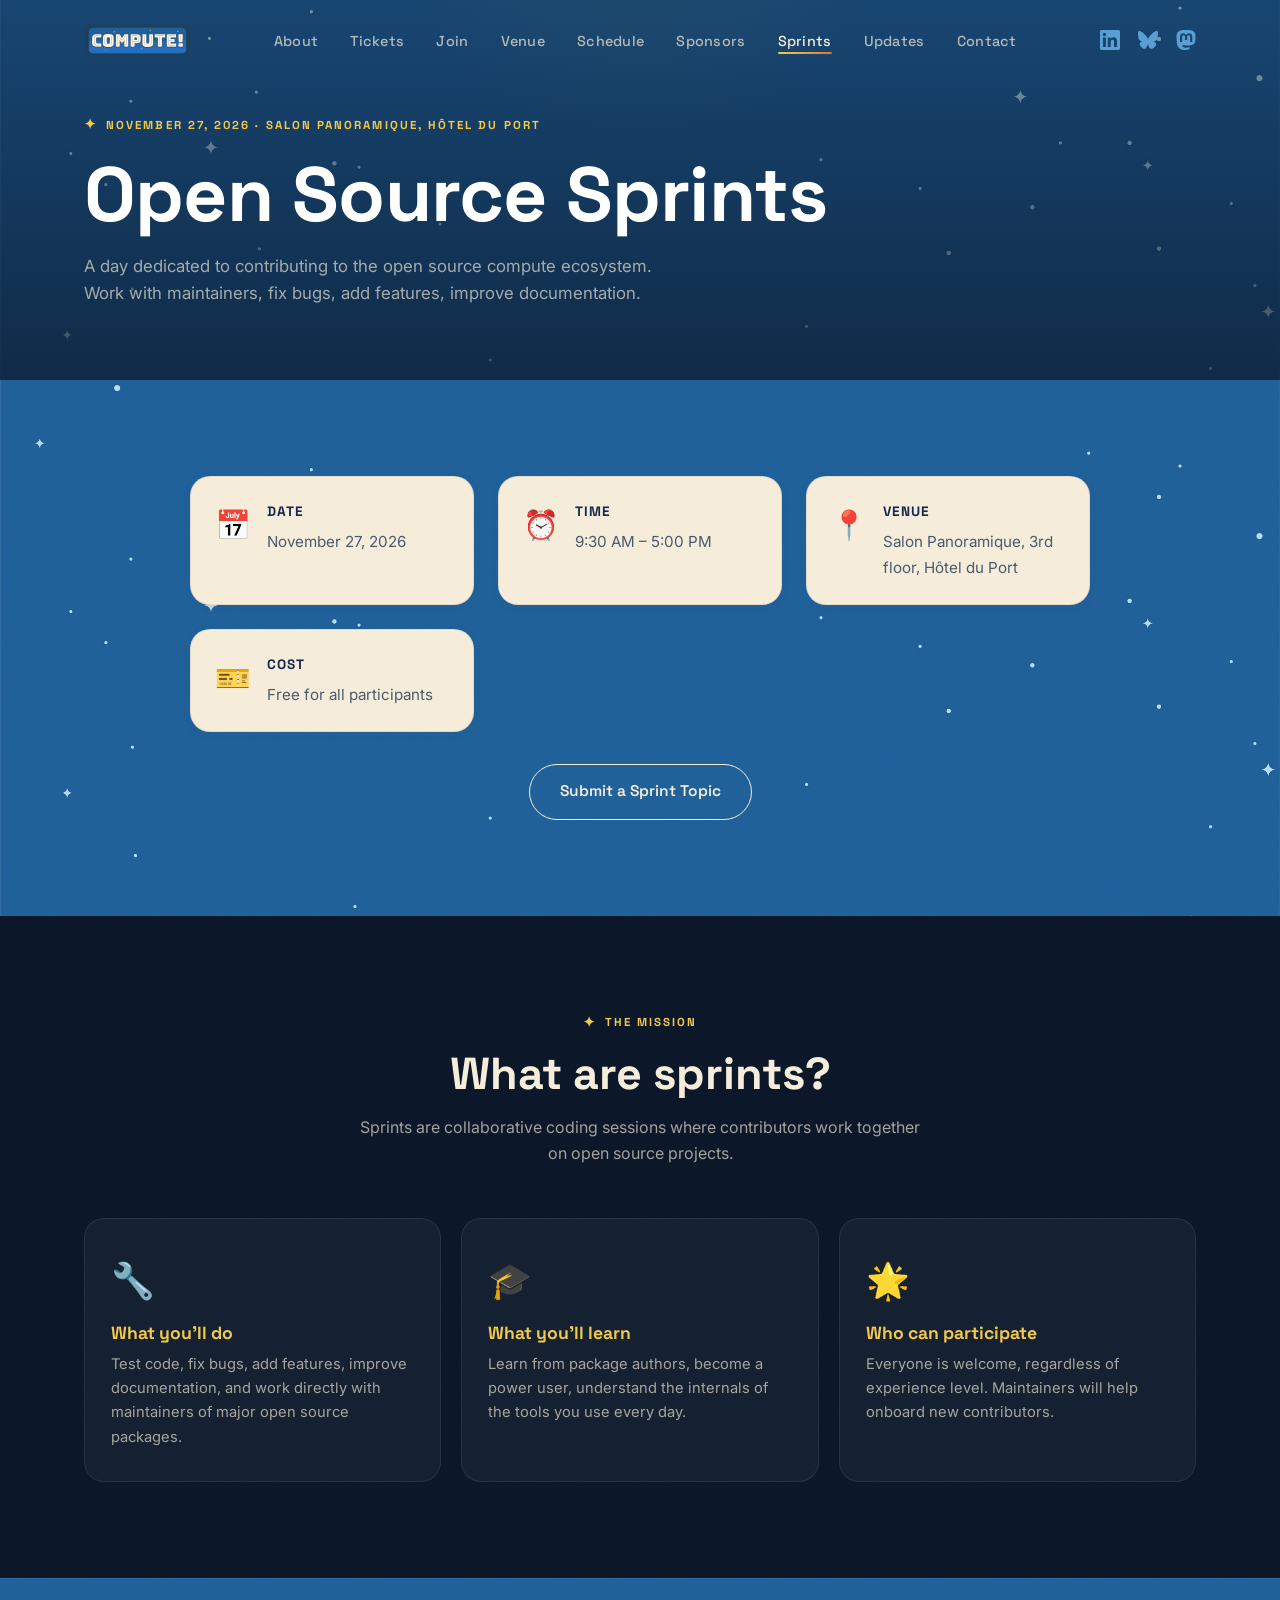
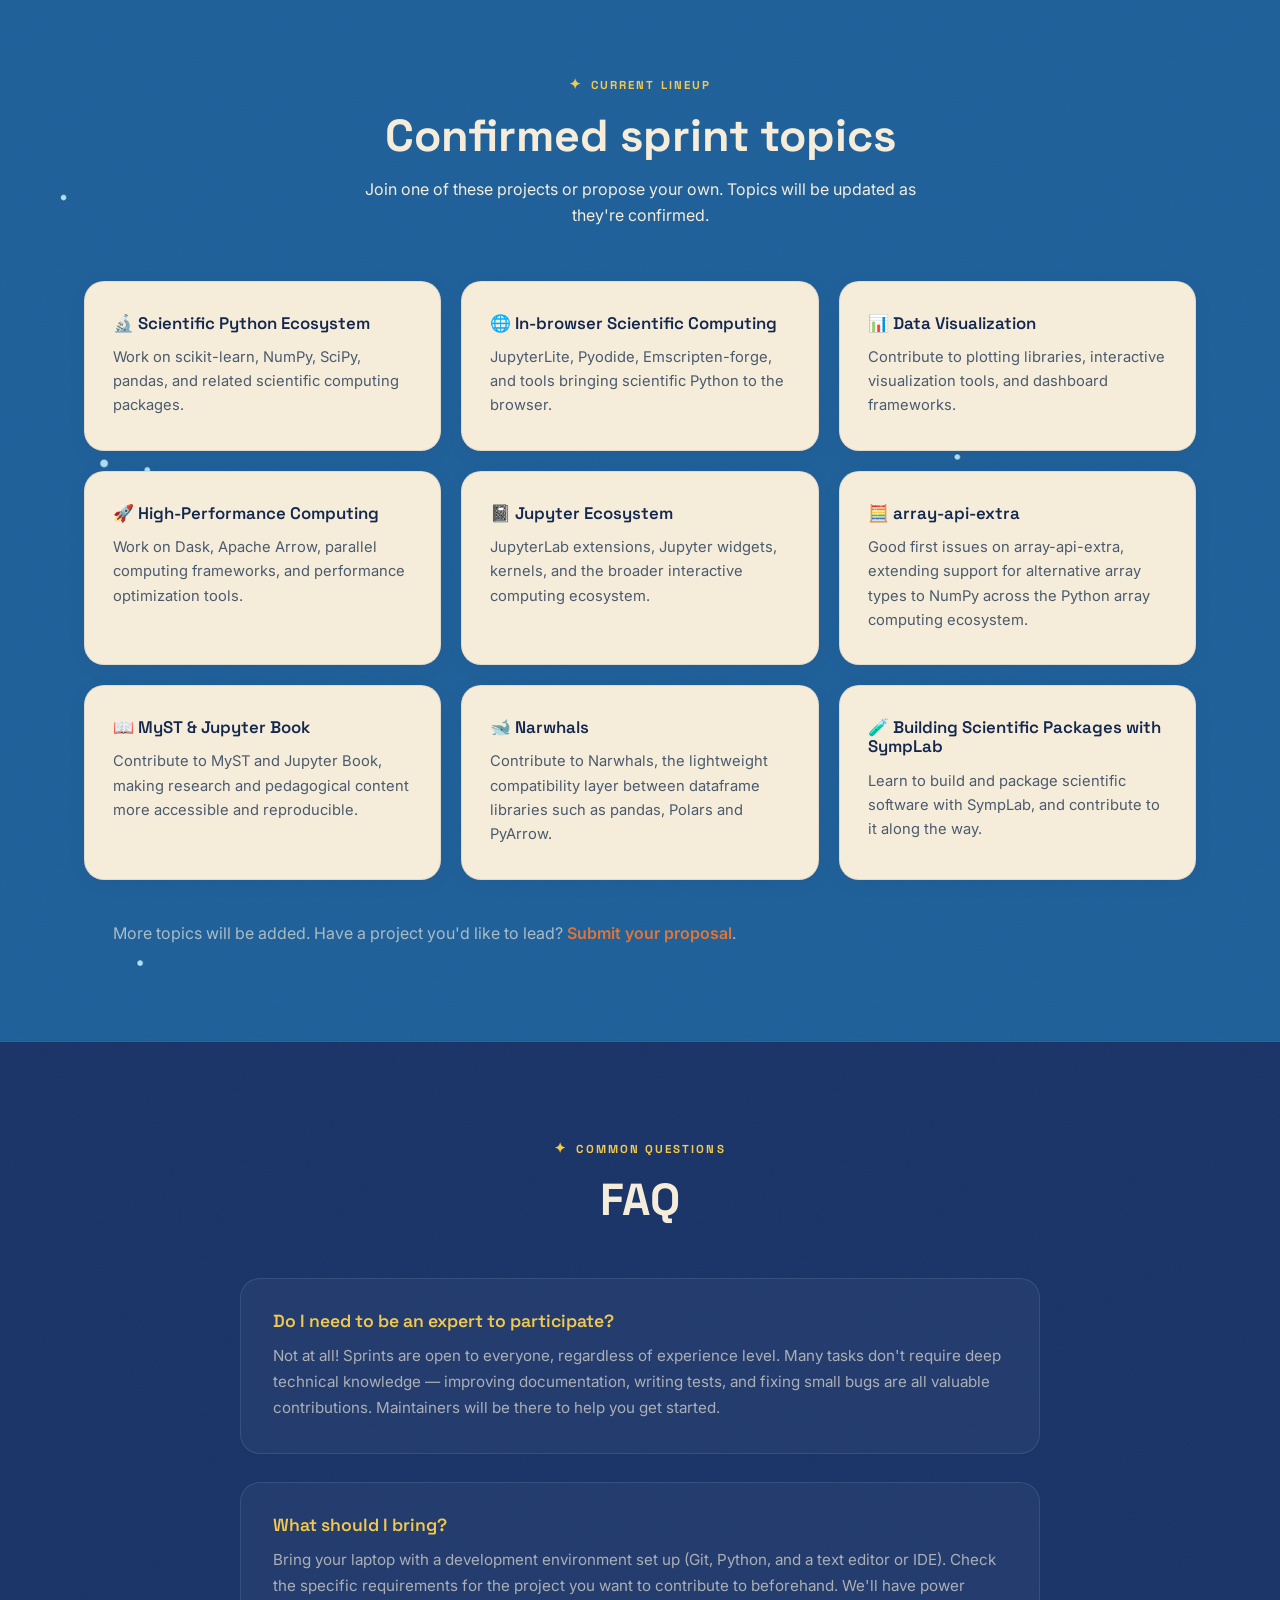
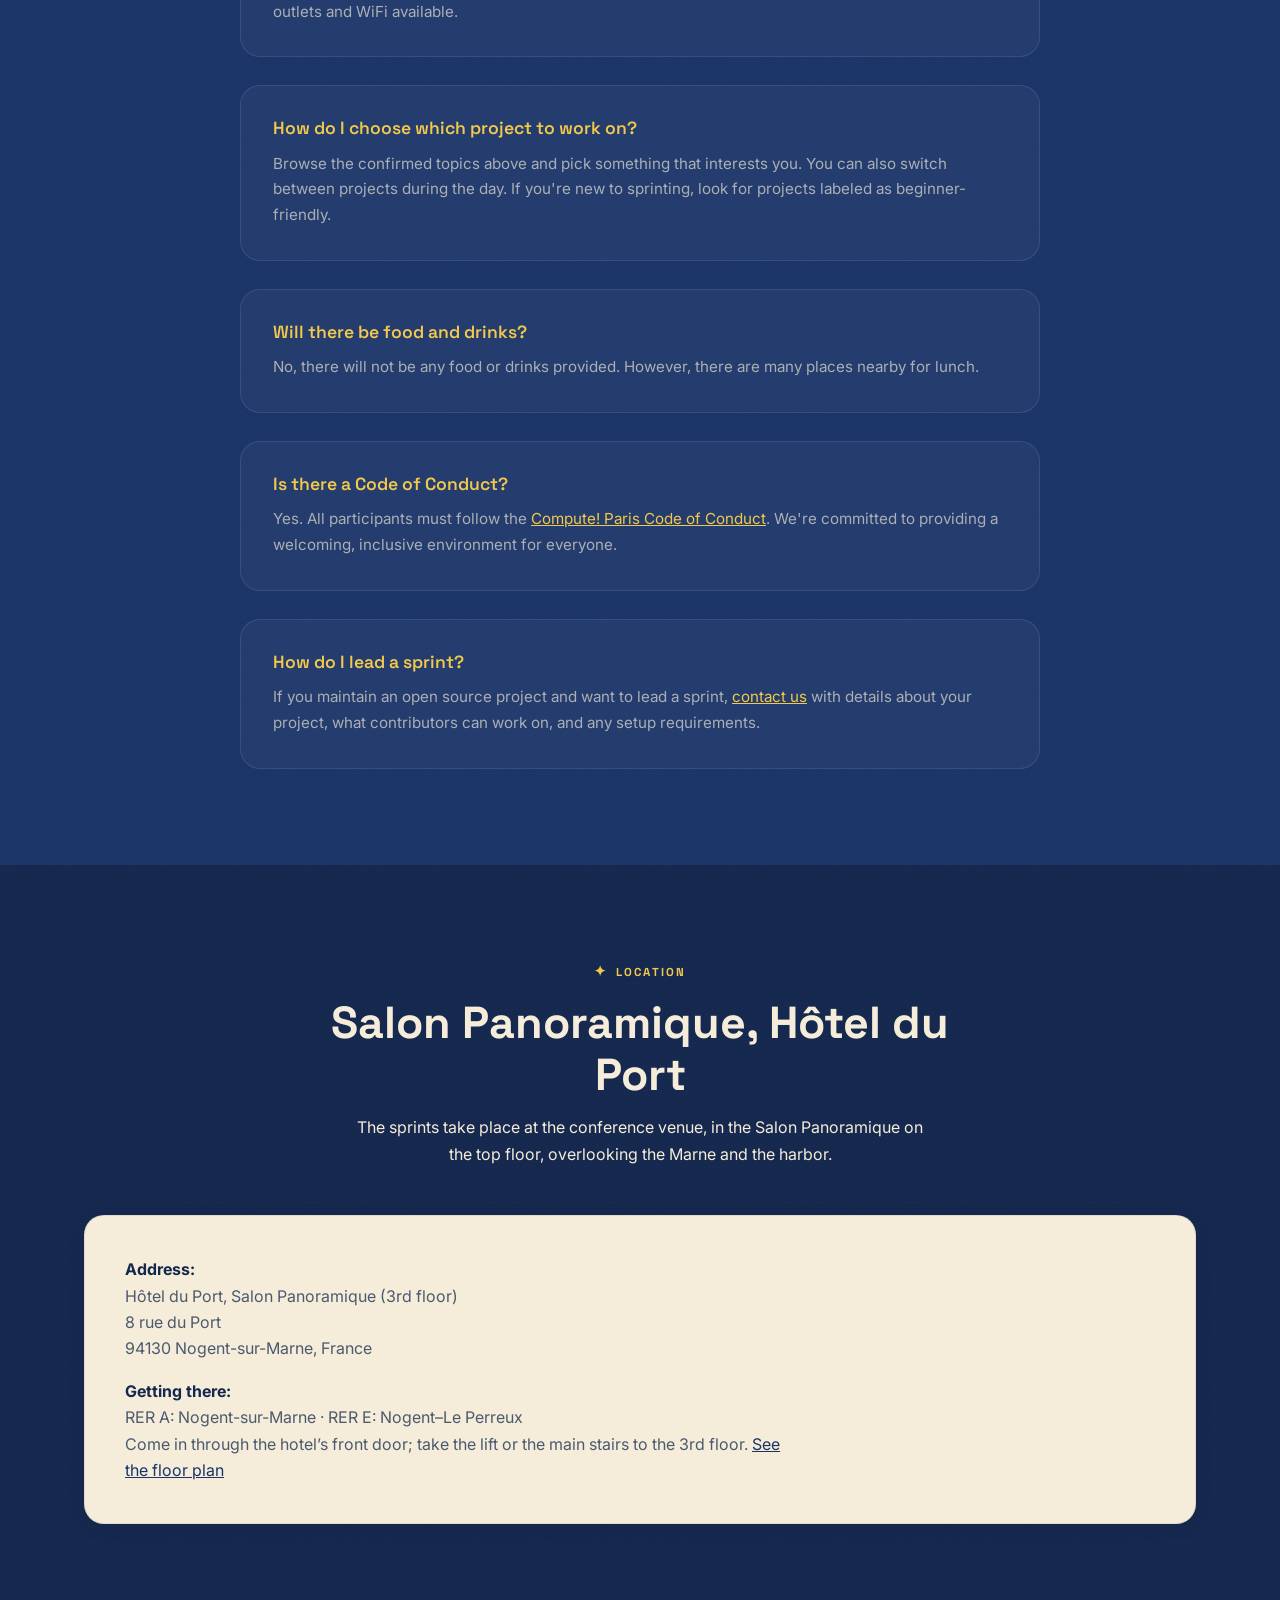
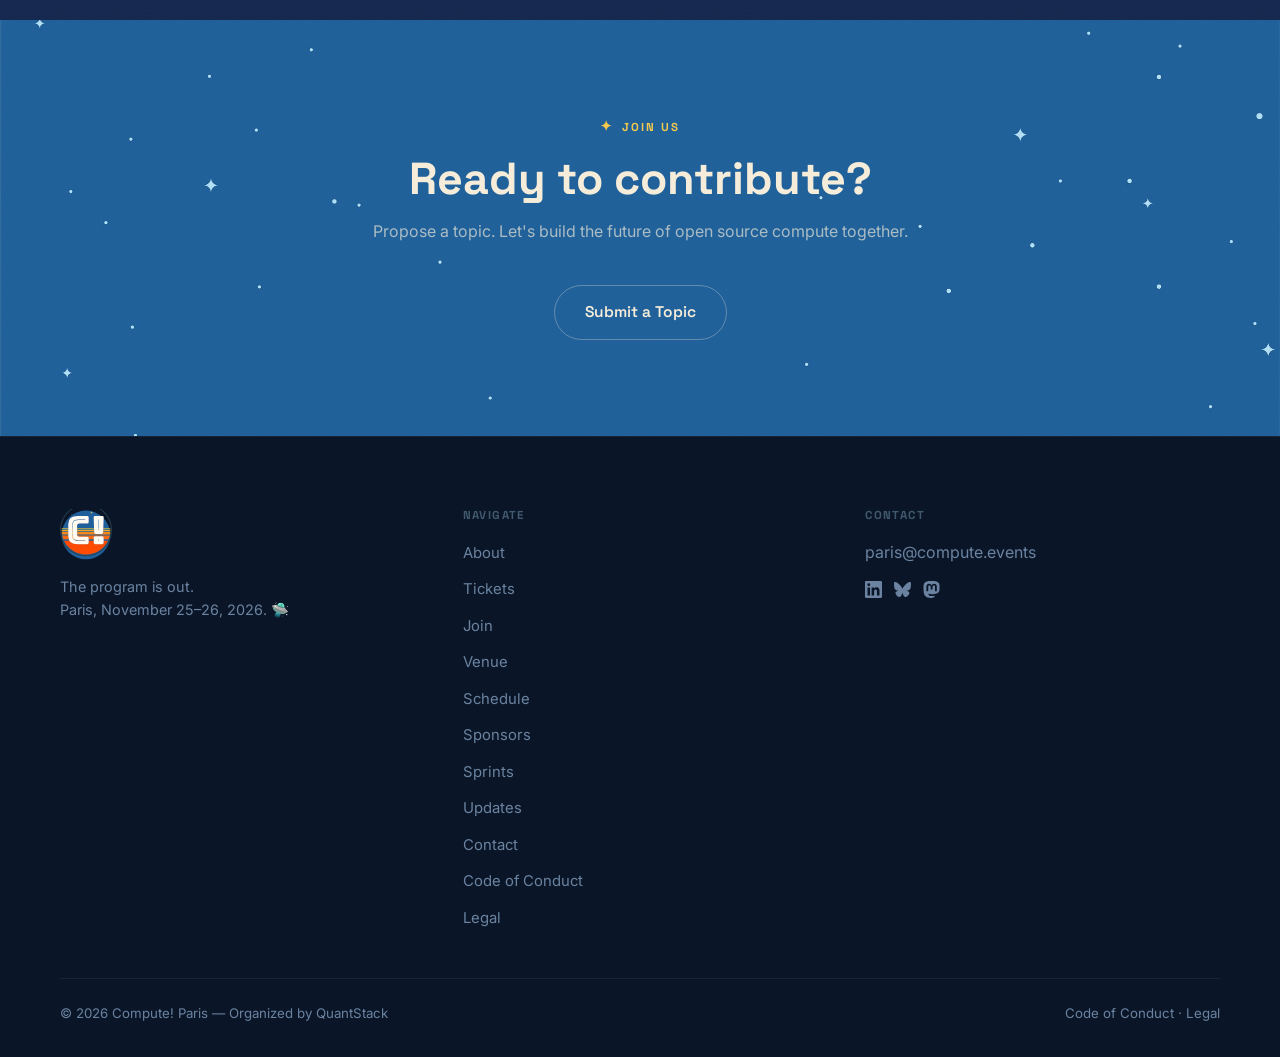
<file: sprints.html>
<!DOCTYPE html>
<html lang="en">
<head>
  <meta charset="UTF-8">
  <meta name="viewport" content="width=device-width, initial-scale=1.0">
  <title>Sprints — Compute! Paris 2026</title>
  <meta name="description" content="Join us on November 27, 2026 for a day of open source sprints in the Salon Panoramique of the Hôtel du Port, Nogent-sur-Marne.">
  <meta property="og:type" content="website">
  <meta property="og:site_name" content="Compute! Paris 2026">
  <meta property="og:url" content="https://compute.events/paris2026/sprints.html">
  <meta property="og:title" content="Sprints — Compute! Paris 2026">
  <meta property="og:description" content="Join us on November 27, 2026 for a day of open source sprints in the Salon Panoramique of the Hôtel du Port, Nogent-sur-Marne.">
  <meta property="og:image" content="https://compute.events/paris2026/assets/images/og-card.png">
  <meta name="twitter:card" content="summary_large_image">
  <meta name="twitter:image" content="https://compute.events/paris2026/assets/images/og-card.png">
  <link rel="stylesheet" href="assets/css/style.css">
  <link rel="stylesheet" href="assets/css/sprints.css">
  <link rel="preconnect" href="https://fonts.googleapis.com">
  <link rel="preconnect" href="https://fonts.gstatic.com" crossorigin>
  <link rel="stylesheet" href="https://fonts.googleapis.com/css2?family=Space+Grotesk:wght@400;500;600;700&family=Inter:wght@400;500&display=swap">
  <link rel="icon" href="assets/logos/compute_favicon.svg" type="image/svg+xml">
  <!-- Privacy-friendly analytics by Plausible -->
  <script async src="https://plausible.io/js/pa-mO2lgUZ8L7uwhGXaoCMp7.js"></script>
  <script>
  window.plausible=window.plausible||function(){(plausible.q=plausible.q||[]).push(arguments)},plausible.init=plausible.init||function(i){plausible.o=i||{}};
  plausible.init()
  </script>
</head>
<body>

  <!-- ── NAV ── -->
  <nav class="nav">
    <div class="nav__inner">
      <a href="index.html" class="nav__logo">
        <img src="assets/logos/compute_text.svg" class="nav__logo-text" alt="Compute! Paris 2026">
      </a>
      <ul class="nav__links">
        <li><a href="about.html">About</a></li>
        <!--<li><a href="cfp.html">CfP</a></li>-->
        <li><a href="tickets.html">Tickets</a></li>
        <li><a href="join-the-mission.html">Join</a></li>
        <li><a href="venue.html">Venue</a></li>
        <li><a href="schedule.html">Schedule</a></li>
        <li><a href="sponsors.html">Sponsors</a></li>
        <li><a href="sprints.html" class="active">Sprints</a></li>
        <li><a href="updates.html">Updates</a></li>
        <li><a href="contact.html">Contact</a></li>
      </ul>
      <div class="nav__social">
        <a href="https://www.linkedin.com/company/103528767" aria-label="LinkedIn" target="_blank" rel="noopener">
          <svg viewBox="0 0 24 24"><use href="assets/logos/icon-linkedin.svg#icon"/></svg>
        </a>
        <a href="https://bsky.app/profile/computeparis.bsky.social" aria-label="Bluesky" target="_blank" rel="noopener">
          <svg viewBox="0 0 24 24"><use href="assets/logos/icon-bluesky.svg#icon"/></svg>
        </a>
        <a href="https://mastodon.social/@computeparis" aria-label="Mastodon" target="_blank" rel="noopener">
          <svg viewBox="0 0 24 24"><use href="assets/logos/icon-mastodon.svg#icon"/></svg>
        </a>
      </div>
      <button class="nav__burger" aria-label="Open menu">
        <svg viewBox="0 0 24 24"><path d="M3 18h18v-2H3v2zm0-5h18v-2H3v2zm0-7v2h18V6H3z"/></svg>
      </button>
    </div>
  </nav>

  <!-- ── MOBILE NAV ── -->
  <div class="nav__mobile" role="dialog" aria-label="Navigation menu">
    <button class="nav__mobile-close" aria-label="Close menu">
      <svg viewBox="0 0 24 24"><path d="M19 6.41L17.59 5 12 10.59 6.41 5 5 6.41 10.59 12 5 17.59 6.41 19 12 13.41 17.59 19 19 17.59 13.41 12z"/></svg>
    </button>
    <a href="about.html">About</a>
    <!--<a href="cfp.html">CfP</a>-->
    <a href="tickets.html">Tickets</a>
    <a href="join-the-mission.html">Join</a>
    <a href="venue.html">Venue</a>
    <a href="schedule.html">Schedule</a>
    <a href="sponsors.html">Sponsors</a>
    <a href="sprints.html" class="active">Sprints</a>
    <a href="updates.html">Updates</a>
    <a href="contact.html">Contact</a>
  </div>

  <!-- ── PAGE HERO ── -->
  <header class="page-hero">
    <div class="page-hero__content container">
      <span class="overline">November 27, 2026 · Salon Panoramique, Hôtel du Port</span>
      <h1>Open Source Sprints</h1>
      <p>A day dedicated to contributing to the open source compute ecosystem. Work with maintainers, fix bugs, add features, improve documentation.</p>
    </div>
  </header>

  <!-- ── SPRINTS INFO ── -->
  <section class="section section--stars-blue">
    <div class="container">
      <div class="sprints-info">
        <div class="sprints-info__details">
          <div class="sprints-info__detail">
            <span class="sprints-info__icon">📅</span>
            <div>
              <strong>Date</strong>
              <p>November 27, 2026</p>
            </div>
          </div>
          <div class="sprints-info__detail">
            <span class="sprints-info__icon">⏰</span>
            <div>
              <strong>Time</strong>
              <p>9:30 AM – 5:00 PM</p>
            </div>
          </div>
          <div class="sprints-info__detail">
            <span class="sprints-info__icon">📍</span>
            <div>
              <strong>Venue</strong>
              <p>Salon Panoramique, 3rd floor, Hôtel du Port</p>
            </div>
          </div>
          <div class="sprints-info__detail">
            <span class="sprints-info__icon">🎫</span>
            <div>
              <strong>Cost</strong>
              <p>Free for all participants</p>
            </div>
          </div>
        </div>
        <div class="sprints-info__ctas">
          <!--TODO: edit when registration is ready-->
          <!--<a href="contact.html" class="btn btn--gold">Sign Up for Sprints</a>-->
          <a href="https://forms.gle/UPvyN9WzznXcigRX6" class="btn btn--outline" style="border-color:var(--cream);color:var(--cream)" target="_blank">Submit a Sprint Topic</a>
        </div>
      </div>
    </div>
  </section>

  <!-- ── WHAT ARE SPRINTS ── -->
  <section class="section section--stars-dark">
    <div class="container">
      <div class="section-header">
        <span class="overline">The mission</span>
        <h2>What are sprints?</h2>
        <p style="color:var(--cream-dim)">Sprints are collaborative coding sessions where contributors work together on open source projects.</p>
      </div>
      <div class="expect__grid" style="margin-top:52px">
        <div class="expect__card">
          <div class="expect__icon">🔧</div>
          <h3>What you'll do</h3>
          <p>Test code, fix bugs, add features, improve documentation, and work directly with maintainers of major open source packages.</p>
        </div>
        <div class="expect__card">
          <div class="expect__icon">🎓</div>
          <h3>What you'll learn</h3>
          <p>Learn from package authors, become a power user, understand the internals of the tools you use every day.</p>
        </div>
        <div class="expect__card">
          <div class="expect__icon">🌟</div>
          <h3>Who can participate</h3>
          <p>Everyone is welcome, regardless of experience level. Maintainers will help onboard new contributors.</p>
        </div>
      </div>
    </div>
  </section>

  <!-- ── CONFIRMED TOPICS ── -->
  <section class="section section--stars-blue">
    <div class="container">
      <div class="section-header">
        <span class="overline">Current lineup</span>
        <h2>Confirmed sprint topics</h2>
        <p>Join one of these projects or propose your own. Topics will be updated as they're confirmed.</p>
      </div>
      <div class="sprints-topics">

        <div class="sprint-topic">
          <h3>🔬 Scientific Python Ecosystem</h3>
          <p>Work on scikit-learn, NumPy, SciPy, pandas, and related scientific computing packages.</p>
        </div>

        <!--<div class="sprint-topic">
          <h3>🌍 Open-source GIS & Geosciences</h3>
          <p>Contribute to QGIS, GDAL, JupyterGIS, Pangeo, and other geospatial open source projects.</p>
        </div>-->

        <div class="sprint-topic">
          <h3>🌐 In-browser Scientific Computing</h3>
          <p>JupyterLite, Pyodide, Emscripten-forge, and tools bringing scientific Python to the browser.</p>
        </div>

        <div class="sprint-topic">
          <h3>📊 Data Visualization</h3>
          <p>Contribute to plotting libraries, interactive visualization tools, and dashboard frameworks.</p>
        </div>

        <div class="sprint-topic">
          <h3>🚀 High-Performance Computing</h3>
          <p>Work on Dask, Apache Arrow, parallel computing frameworks, and performance optimization tools.</p>
        </div>

        <div class="sprint-topic">
          <h3>📓 Jupyter Ecosystem</h3>
          <p>JupyterLab extensions, Jupyter widgets, kernels, and the broader interactive computing ecosystem.</p>
        </div>

        <div class="sprint-topic">
          <h3>🧮 array-api-extra</h3>
          <p>Good first issues on array-api-extra, extending support for alternative array types to NumPy across the Python array computing ecosystem.</p>
        </div>

        <div class="sprint-topic">
          <h3>📖 MyST & Jupyter Book</h3>
          <p>Contribute to MyST and Jupyter Book, making research and pedagogical content more accessible and reproducible.</p>
        </div>

        <div class="sprint-topic">
          <h3>🐋 Narwhals</h3>
          <p>Contribute to Narwhals, the lightweight compatibility layer between dataframe libraries such as pandas, Polars and PyArrow.</p>
        </div>

        <div class="sprint-topic">
          <h3>🧪 Building Scientific Packages with SympLab</h3>
          <p>Learn to build and package scientific software with SympLab, and contribute to it along the way.</p>
        </div>

      </div>
      <p style="text-align:center;margin-top:40px;color:var(--cream-dim)">
        More topics will be added. Have a project you'd like to lead? <a href="https://forms.gle/UPvyN9WzznXcigRX6" style="color:var(--beam-orange);font-weight:600" target="_blank">Submit your proposal</a>.
      </p>
    </div>
  </section>

  <!-- ── FAQ ── -->
  <section class="section section--navy-mid">
    <div class="container">
      <div class="section-header">
        <span class="overline">Common questions</span>
        <h2>FAQ</h2>
      </div>
      <div class="sprints-faq">

        <div class="faq-item">
          <h3>Do I need to be an expert to participate?</h3>
          <p>Not at all! Sprints are open to everyone, regardless of experience level. Many tasks don't require deep technical knowledge — improving documentation, writing tests, and fixing small bugs are all valuable contributions. Maintainers will be there to help you get started.</p>
        </div>

        <div class="faq-item">
          <h3>What should I bring?</h3>
          <p>Bring your laptop with a development environment set up (Git, Python, and a text editor or IDE). Check the specific requirements for the project you want to contribute to beforehand. We'll have power outlets and WiFi available.</p>
        </div>

        <div class="faq-item">
          <h3>How do I choose which project to work on?</h3>
          <p>Browse the confirmed topics above and pick something that interests you. You can also switch between projects during the day. If you're new to sprinting, look for projects labeled as beginner-friendly.</p>
        </div>

        <div class="faq-item">
          <h3>Will there be food and drinks?</h3>
          <p>No, there will not be any food or drinks provided. However, there are many places nearby for lunch.</p>
        </div>

        <div class="faq-item">
          <h3>Is there a Code of Conduct?</h3>
          <p>Yes. All participants must follow the <a href="code-of-conduct.html" style="color:var(--beam-gold)">Compute! Paris Code of Conduct</a>. We're committed to providing a welcoming, inclusive environment for everyone.</p>
        </div>

        <div class="faq-item">
          <h3>How do I lead a sprint?</h3>
          <p>If you maintain an open source project and want to lead a sprint, <a href="https://forms.gle/UPvyN9WzznXcigRX6" style="color:var(--beam-gold)" target="_blank">contact us</a> with details about your project, what contributors can work on, and any setup requirements.</p>
        </div>

      </div>
    </div>
  </section>

  <!-- ── VENUE INFO ── -->
  <section class="section section--dark">
    <div class="container">
      <div class="section-header">
        <span class="overline">Location</span>
        <h2>Salon Panoramique, Hôtel du Port</h2>
        <p>The sprints take place at the conference venue, in the Salon Panoramique on the top floor, overlooking the Marne and the harbor.</p>
      </div>
      <div style="margin-top:48px;background:var(--cream);border:1px solid rgba(10,22,40,.08);border-radius:var(--r-lg);padding:40px;box-shadow:0 4px 20px rgba(10,22,40,.06)">
        <p style="color:var(--text-mid);margin-bottom:16px">
          <strong style="color:var(--navy)">Address:</strong><br>
          Hôtel du Port, Salon Panoramique (3rd floor)<br>
          8 rue du Port<br>
          94130 Nogent-sur-Marne, France
        </p>
        <p style="color:var(--text-mid)">
          <strong style="color:var(--navy)">Getting there:</strong><br>
          RER A: Nogent-sur-Marne · RER E: Nogent–Le Perreux<br>
          Come in through the hotel’s front door; take the lift or the main stairs to the 3rd floor. <a href="venue.html#inside/sprints" style="color:var(--navy-mid);text-decoration:underline">See the floor plan</a>
        </p>
      </div>
    </div>
  </section>

  <!-- ── CTA ── -->
  <section class="section section--stars-blue" style="text-align:center">
    <div class="container">
      <div class="section-header">
        <span class="overline">Join us</span>
        <h2>Ready to contribute?</h2>
        <!--TODO: edit when registration is ready-->
        <!--<p style="color:var(--cream-dim)">Sign up for sprints or propose a topic. Let's build the future of open source compute together.</p>-->
        <p style="color:var(--cream-dim)">Propose a topic. Let's build the future of open source compute together.</p>
      </div>
      <div style="margin-top:40px;display:flex;gap:16px;justify-content:center;flex-wrap:wrap">
        <!--TODO: edit when registration is ready-->
        <!--<a href="contact.html" class="btn btn--gold">Sign Up for Sprints 🛸</a>-->
        <a href="https://forms.gle/UPvyN9WzznXcigRX6" class="btn btn--outline" target="_blank">Submit a Topic</a>
      </div>
    </div>
  </section>

  <!-- ── FOOTER ── -->
  <footer class="footer">
    <div class="footer__inner">
      <div class="footer__brand">
        <img src="assets/logos/compute_favicon.svg" class="footer-logo" alt="Compute!">
        <p>The program is out.</p>
        <p>Paris, November 25–26, 2026. 🛸</p>
      </div>
      <nav class="footer__nav" aria-label="Footer navigation">
        <h4>Navigate</h4>
        <ul>
          <li><a href="about.html">About</a></li>
          <!--<li><a href="cfp.html">CfP</a></li>-->
          <li><a href="tickets.html">Tickets</a></li>
          <li><a href="join-the-mission.html">Join</a></li>
          <li><a href="venue.html">Venue</a></li>
          <li><a href="schedule.html">Schedule</a></li>
          <li><a href="sponsors.html">Sponsors</a></li>
          <li><a href="sprints.html">Sprints</a></li>
          <li><a href="updates.html">Updates</a></li>
          <li><a href="contact.html">Contact</a></li>
          <li><a href="code-of-conduct.html">Code of Conduct</a></li>
          <li><a href="legal.html">Legal</a></li>
        </ul>
      </nav>
      <div class="footer__contact">
        <h4>Contact</h4>
        <a href="mailto:paris@compute.events" style="display:block;margin-top:12px;color:var(--cyan)">paris@compute.events</a>
        <div class="footer__social">
          <a href="https://www.linkedin.com/company/103528767" aria-label="LinkedIn" target="_blank" rel="noopener">
            <svg viewBox="0 0 24 24"><use href="assets/logos/icon-linkedin.svg#icon"/></svg>
          </a>
          <a href="https://bsky.app/profile/computeparis.bsky.social" aria-label="Bluesky" target="_blank" rel="noopener">
            <svg viewBox="0 0 24 24"><use href="assets/logos/icon-bluesky.svg#icon"/></svg>
          </a>
          <a href="https://mastodon.social/@computeparis" aria-label="Mastodon" target="_blank" rel="noopener">
            <svg viewBox="0 0 24 24"><use href="assets/logos/icon-mastodon.svg#icon"/></svg>
          </a>
        </div>
      </div>
    </div>
    <div class="footer__bottom">
      <span>© 2026 Compute! Paris — Organized by QuantStack</span>
      <span><a href="code-of-conduct.html">Code of Conduct</a> · <a href="legal.html">Legal</a></span>
    </div>
  </footer>

  <script src="assets/js/main.js"></script>
</body>
</html>
</file>
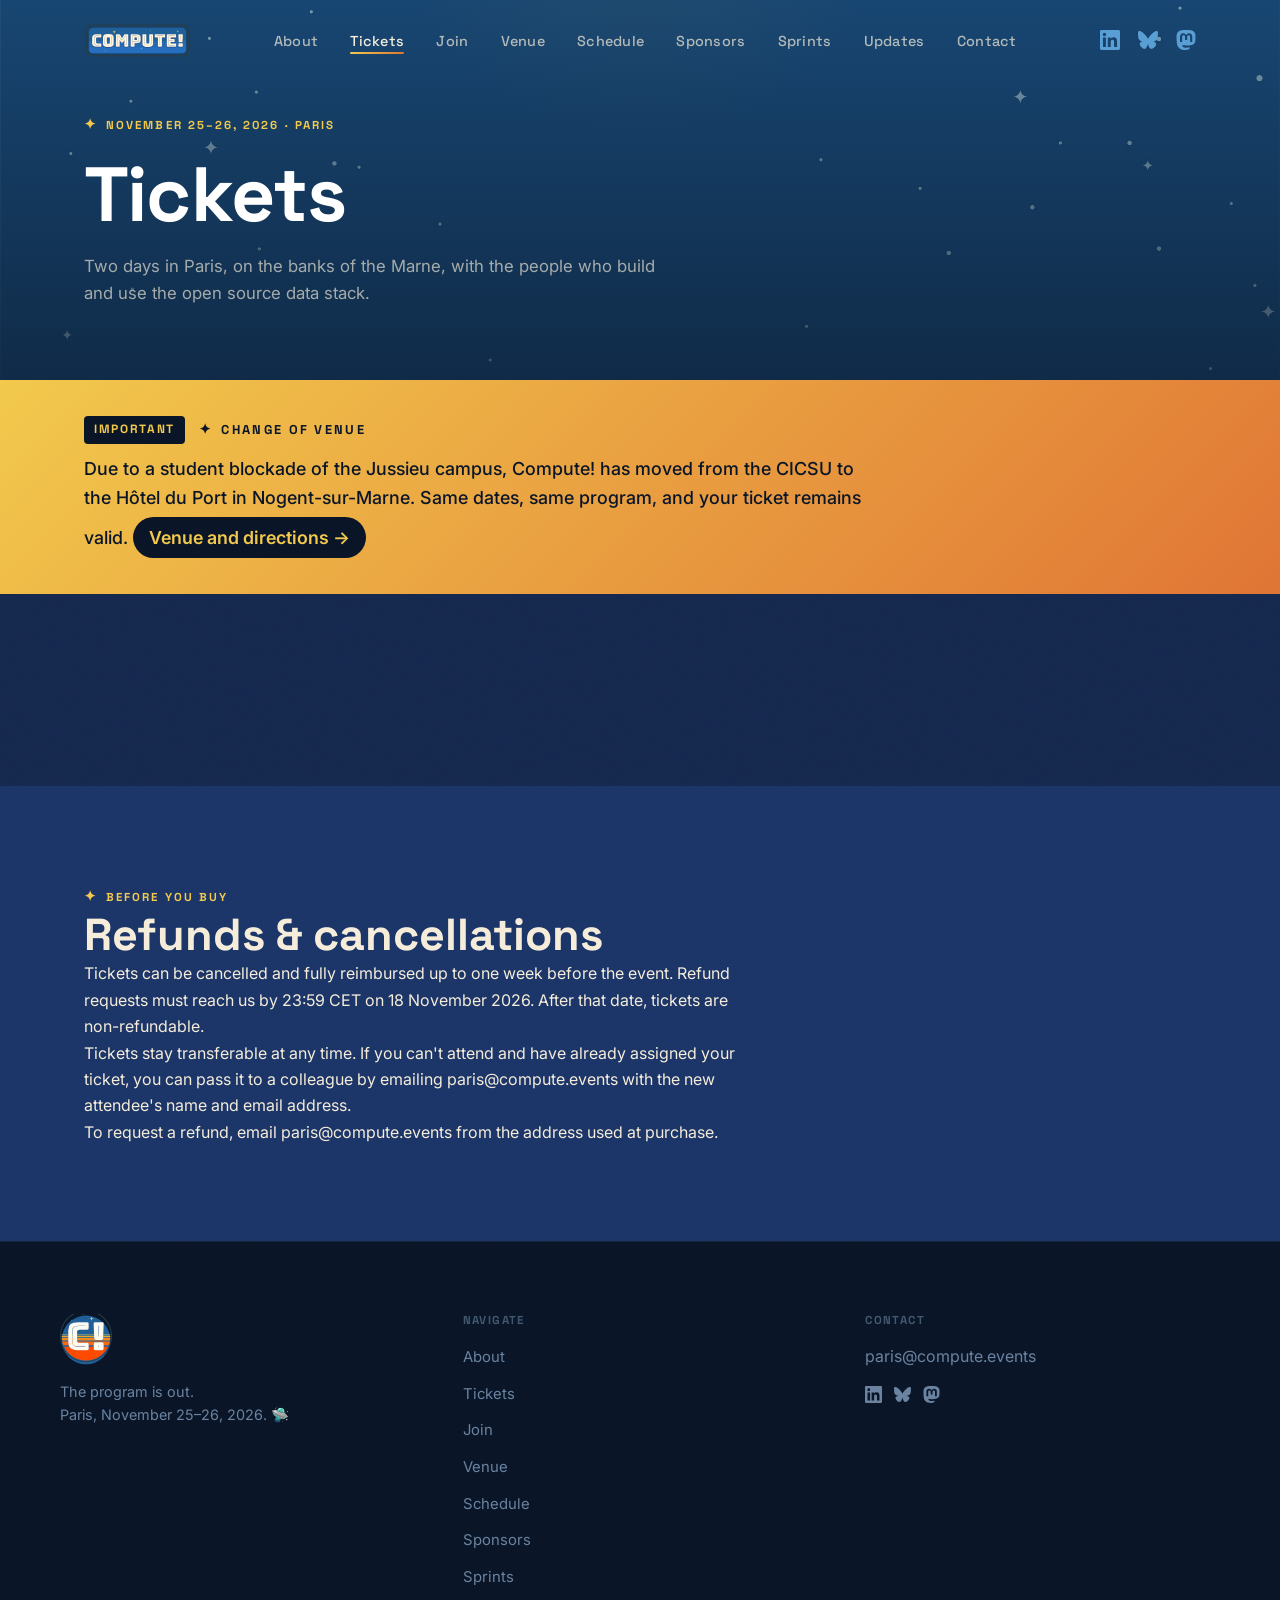
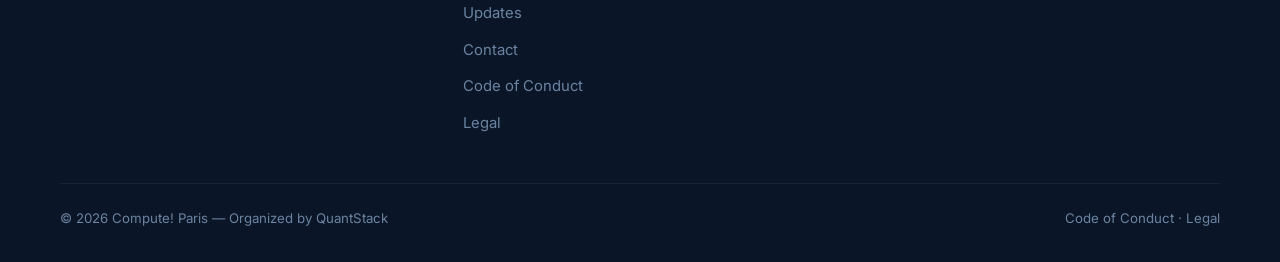
<file: tickets.html>
<!DOCTYPE html>
<html lang="en">
<head>
  <meta charset="UTF-8">
  <meta name="viewport" content="width=device-width, initial-scale=1.0">
  <title>Tickets — Compute! Paris 2026</title>
  <meta name="description" content="Get your ticket for Compute! Paris 2026. Two days of open source computation and data science. November 25–26 at the Hôtel du Port, Paris.">
  <meta property="og:type" content="website">
  <meta property="og:site_name" content="Compute! Paris 2026">
  <meta property="og:url" content="https://compute.events/paris2026/tickets.html">
  <meta property="og:title" content="Tickets — Compute! Paris 2026">
  <meta property="og:description" content="Get your ticket for Compute! Paris 2026. Two days of open source computation and data science. November 25–26 at the Hôtel du Port, Paris.">
  <meta property="og:image" content="https://compute.events/paris2026/assets/images/og-card.png">
  <meta name="twitter:card" content="summary_large_image">
  <meta name="twitter:image" content="https://compute.events/paris2026/assets/images/og-card.png">
  <link rel="stylesheet" href="assets/css/style.css">
  <link rel="preconnect" href="https://fonts.googleapis.com">
  <link rel="preconnect" href="https://fonts.gstatic.com" crossorigin>
  <link rel="stylesheet" href="https://fonts.googleapis.com/css2?family=Space+Grotesk:wght@400;500;600;700&family=Inter:wght@400;500&display=swap">
  <link rel="icon" href="assets/logos/compute_favicon.svg" type="image/svg+xml">
  <script src="https://js.tito.io/v2" async></script>
  <!-- Privacy-friendly analytics by Plausible -->
  <script async src="https://plausible.io/js/pa-mO2lgUZ8L7uwhGXaoCMp7.js"></script>
  <script>
  window.plausible=window.plausible||function(){(plausible.q=plausible.q||[]).push(arguments)},plausible.init=plausible.init||function(i){plausible.o=i||{}};
  plausible.init()
  </script>
</head>
<body>

  <!-- ── NAV ── -->
  <nav class="nav">
    <div class="nav__inner">
      <a href="index.html" class="nav__logo">
        <img src="assets/logos/compute_text.svg" class="nav__logo-text" alt="Compute! Paris 2026">
      </a>
      <ul class="nav__links">
        <li><a href="about.html">About</a></li>
        <!--<li><a href="cfp.html">CfP</a></li>-->
        <li><a href="tickets.html" class="active">Tickets</a></li>
        <li><a href="join-the-mission.html">Join</a></li>
        <li><a href="venue.html">Venue</a></li>
        <li><a href="schedule.html">Schedule</a></li>
        <li><a href="sponsors.html">Sponsors</a></li>
        <li><a href="sprints.html">Sprints</a></li>
        <li><a href="updates.html">Updates</a></li>
        <li><a href="contact.html">Contact</a></li>
      </ul>
      <div class="nav__social">
        <a href="https://www.linkedin.com/company/103528767" aria-label="LinkedIn" target="_blank" rel="noopener">
          <svg viewBox="0 0 24 24"><use href="assets/logos/icon-linkedin.svg#icon"/></svg>
        </a>
        <a href="https://bsky.app/profile/computeparis.bsky.social" aria-label="Bluesky" target="_blank" rel="noopener">
          <svg viewBox="0 0 24 24"><use href="assets/logos/icon-bluesky.svg#icon"/></svg>
        </a>
        <a href="https://mastodon.social/@computeparis" aria-label="Mastodon" target="_blank" rel="noopener">
          <svg viewBox="0 0 24 24"><use href="assets/logos/icon-mastodon.svg#icon"/></svg>
        </a>
      </div>
      <button class="nav__burger" aria-label="Open menu">
        <svg viewBox="0 0 24 24"><path d="M3 18h18v-2H3v2zm0-5h18v-2H3v2zm0-7v2h18V6H3z"/></svg>
      </button>
    </div>
  </nav>

  <!-- ── MOBILE NAV ── -->
  <div class="nav__mobile" role="dialog" aria-label="Navigation menu">
    <button class="nav__mobile-close" aria-label="Close menu">
      <svg viewBox="0 0 24 24"><path d="M19 6.41L17.59 5 12 10.59 6.41 5 5 6.41 10.59 12 5 17.59 6.41 19 12 13.41 17.59 19 19 17.59 13.41 12z"/></svg>
    </button>
    <a href="about.html">About</a>
    <!--<a href="cfp.html">CfP</a>-->
    <a href="tickets.html" class="active">Tickets</a>
    <a href="join-the-mission.html">Join</a>
    <a href="venue.html">Venue</a>
    <a href="schedule.html">Schedule</a>
    <a href="sponsors.html">Sponsors</a>
    <a href="sprints.html">Sprints</a>
    <a href="updates.html">Updates</a>
    <a href="contact.html">Contact</a>
  </div>

  <!-- ── PAGE HERO ── -->
  <header class="page-hero">
    <div class="page-hero__content container">
      <span class="overline">November 25–26, 2026 · Paris</span>
      <h1>Tickets</h1>
      <p>Two days in Paris, on the banks of the Marne, with the people who build and use the open source data stack.</p>
    </div>
  </header>

  <!-- ── VENUE CHANGE NOTICE ── -->
  <section class="venue-notice" id="venue-change">
    <div class="container">
      <div class="venue-notice__head"><span class="venue-notice__badge">Important</span><span class="overline">Change of venue</span></div>
      <p>
        Due to a student blockade of the Jussieu campus, Compute! has moved from the CICSU to the
        Hôtel du Port in Nogent-sur-Marne. Same dates, same program, and your ticket remains valid.
        <a href="venue.html">Venue and directions →</a>
      </p>
    </div>
  </section>

  <!-- ── TITO WIDGET ── -->
  <section class="section section--dark">
    <div class="container">
      <tito-widget event="quantstack/compute-paris-2026"></tito-widget>
    </div>
  </section>

  <!-- ── REFUND POLICY ── -->
  <section class="section section--navy-mid">
    <div class="container">
      <span class="overline">Before you buy</span>
      <h2>Refunds &amp; cancellations</h2>
      <p>Tickets can be cancelled and fully reimbursed up to one week before the event. Refund requests must reach us by 23:59 CET on 18 November 2026. After that date, tickets are non-refundable.</p>
      <p>Tickets stay transferable at any time. If you can't attend and have already assigned your ticket, you can pass it to a colleague by emailing <a href="mailto:paris@compute.events" style="color:var(--cyan)">paris@compute.events</a> with the new attendee's name and email address.</p>
      <p>To request a refund, email <a href="mailto:paris@compute.events" style="color:var(--cyan)">paris@compute.events</a> from the address used at purchase.</p>
    </div>
  </section>

  <!-- ── FOOTER ── -->
  <footer class="footer">
    <div class="footer__inner">
      <div class="footer__brand">
        <img src="assets/logos/compute_favicon.svg" class="footer-logo" alt="Compute!">
        <p>The program is out.</p>
        <p>Paris, November 25–26, 2026. 🛸</p>
      </div>
      <nav class="footer__nav" aria-label="Footer navigation">
        <h4>Navigate</h4>
        <ul>
          <li><a href="about.html">About</a></li>
          <!--<li><a href="cfp.html">CfP</a></li>-->
          <li><a href="tickets.html">Tickets</a></li>
          <li><a href="join-the-mission.html">Join</a></li>
          <li><a href="venue.html">Venue</a></li>
          <li><a href="schedule.html">Schedule</a></li>
          <li><a href="sponsors.html">Sponsors</a></li>
          <li><a href="sprints.html">Sprints</a></li>
          <li><a href="updates.html">Updates</a></li>
          <li><a href="contact.html">Contact</a></li>
          <li><a href="code-of-conduct.html">Code of Conduct</a></li>
          <li><a href="legal.html">Legal</a></li>
        </ul>
      </nav>
      <div class="footer__contact">
        <h4>Contact</h4>
        <a href="mailto:paris@compute.events" style="display:block;margin-top:12px;color:var(--cyan)">paris@compute.events</a>
        <div class="footer__social">
          <a href="https://www.linkedin.com/company/103528767" aria-label="LinkedIn" target="_blank" rel="noopener">
            <svg viewBox="0 0 24 24"><use href="assets/logos/icon-linkedin.svg#icon"/></svg>
          </a>
          <a href="https://bsky.app/profile/computeparis.bsky.social" aria-label="Bluesky" target="_blank" rel="noopener">
            <svg viewBox="0 0 24 24"><use href="assets/logos/icon-bluesky.svg#icon"/></svg>
          </a>
          <a href="https://mastodon.social/@computeparis" aria-label="Mastodon" target="_blank" rel="noopener">
            <svg viewBox="0 0 24 24"><use href="assets/logos/icon-mastodon.svg#icon"/></svg>
          </a>
        </div>
      </div>
    </div>
    <div class="footer__bottom">
      <span>© 2026 Compute! Paris — Organized by QuantStack</span>
      <span><a href="code-of-conduct.html">Code of Conduct</a> · <a href="legal.html">Legal</a></span>
    </div>
  </footer>

  <script src="assets/js/main.js"></script>
</body>
</html>
</file>
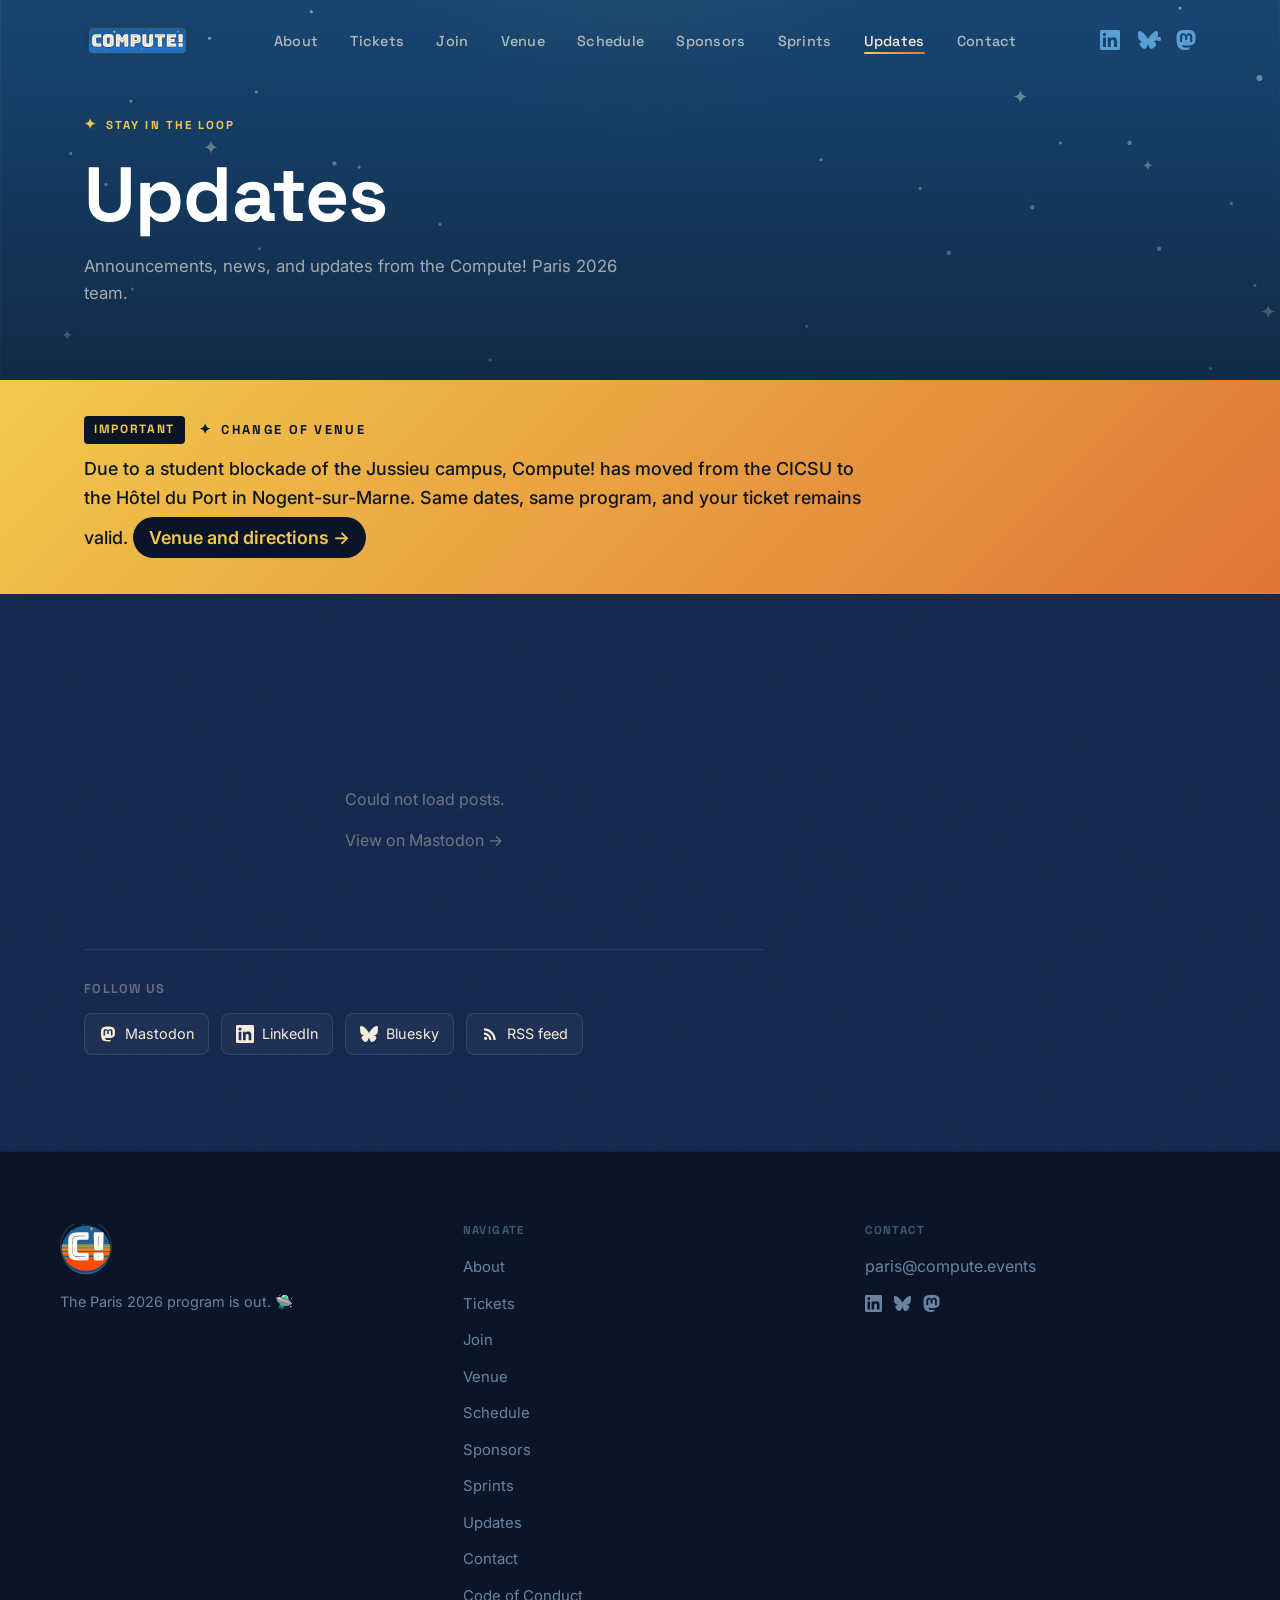
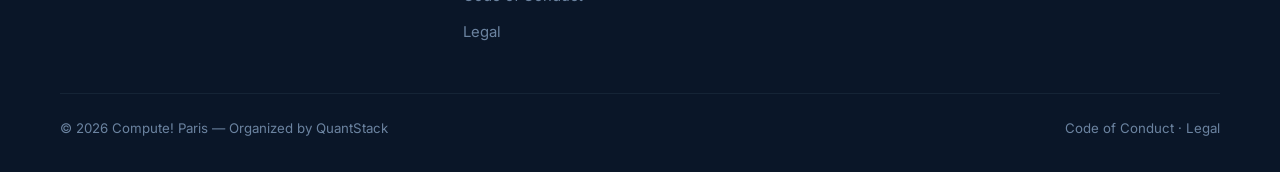
<file: updates.html>
<!DOCTYPE html>
<html lang="en">
<head>
  <meta charset="UTF-8">
  <meta name="viewport" content="width=device-width, initial-scale=1.0">
  <title>Updates — Compute! Paris 2026</title>
  <meta name="description" content="Latest news and announcements from Compute! Paris 2026.">
  <meta property="og:type" content="website">
  <meta property="og:site_name" content="Compute! Paris 2026">
  <meta property="og:url" content="https://compute.events/paris2026/updates.html">
  <meta property="og:title" content="Updates — Compute! Paris 2026">
  <meta property="og:description" content="Latest news and announcements from Compute! Paris 2026.">
  <meta property="og:image" content="https://compute.events/paris2026/assets/images/og-card.png">
  <meta name="twitter:card" content="summary_large_image">
  <meta name="twitter:image" content="https://compute.events/paris2026/assets/images/og-card.png">
  <link rel="stylesheet" href="assets/css/style.css">
  <link rel="preconnect" href="https://fonts.googleapis.com">
  <link rel="preconnect" href="https://fonts.gstatic.com" crossorigin>
  <link rel="stylesheet" href="https://fonts.googleapis.com/css2?family=Space+Grotesk:wght@400;500;600;700&family=Inter:wght@400;500&display=swap">
  <link rel="icon" href="assets/logos/compute_favicon.svg" type="image/svg+xml">
  <!-- Privacy-friendly analytics by Plausible -->
  <script async src="https://plausible.io/js/pa-mO2lgUZ8L7uwhGXaoCMp7.js"></script>
  <script>
  window.plausible=window.plausible||function(){(plausible.q=plausible.q||[]).push(arguments)},plausible.init=plausible.init||function(i){plausible.o=i||{}};
  plausible.init()
  </script>
</head>
<body>

  <!-- ── NAV ── -->
  <nav class="nav">
    <div class="nav__inner">
      <a href="index.html" class="nav__logo">
        <img src="assets/logos/compute_text.svg" class="nav__logo-text" alt="Compute! Paris 2026">
      </a>
      <ul class="nav__links">
        <li><a href="about.html">About</a></li>
        <!--<li><a href="cfp.html">CfP</a></li>-->
        <li><a href="tickets.html">Tickets</a></li>
        <li><a href="join-the-mission.html">Join</a></li>
        <li><a href="venue.html">Venue</a></li>
        <li><a href="schedule.html">Schedule</a></li>
        <li><a href="sponsors.html">Sponsors</a></li>
        <li><a href="sprints.html">Sprints</a></li>
        <li><a href="updates.html" class="active">Updates</a></li>
        <li><a href="contact.html">Contact</a></li>
      </ul>
      <div class="nav__social">
        <a href="https://www.linkedin.com/company/103528767" aria-label="LinkedIn" target="_blank" rel="noopener">
          <svg viewBox="0 0 24 24"><use href="assets/logos/icon-linkedin.svg#icon"/></svg>
        </a>
        <a href="https://bsky.app/profile/computeparis.bsky.social" aria-label="Bluesky" target="_blank" rel="noopener">
          <svg viewBox="0 0 24 24"><use href="assets/logos/icon-bluesky.svg#icon"/></svg>
        </a>
        <a href="https://mastodon.social/@computeparis" aria-label="Mastodon" target="_blank" rel="noopener">
          <svg viewBox="0 0 24 24"><use href="assets/logos/icon-mastodon.svg#icon"/></svg>
        </a>
      </div>
      <button class="nav__burger" aria-label="Open menu">
        <svg viewBox="0 0 24 24"><path d="M3 18h18v-2H3v2zm0-5h18v-2H3v2zm0-7v2h18V6H3z"/></svg>
      </button>
    </div>
  </nav>

  <!-- ── MOBILE NAV ── -->
  <div class="nav__mobile" role="dialog" aria-label="Navigation menu">
    <button class="nav__mobile-close" aria-label="Close menu">
      <svg viewBox="0 0 24 24"><path d="M19 6.41L17.59 5 12 10.59 6.41 5 5 6.41 10.59 12 5 17.59 6.41 19 12 13.41 17.59 19 19 17.59 13.41 12z"/></svg>
    </button>
    <a href="about.html">About</a>
    <!--<a href="cfp.html">CfP</a>-->
    <a href="tickets.html">Tickets</a>
    <a href="join-the-mission.html">Join</a>
    <a href="venue.html">Venue</a>
    <a href="schedule.html">Schedule</a>
    <a href="sponsors.html">Sponsors</a>
    <a href="sprints.html">Sprints</a>
    <a href="updates.html" class="active">Updates</a>
    <a href="contact.html">Contact</a>
  </div>

  <!-- ── PAGE HERO ── -->
  <header class="page-hero">
    <div class="page-hero__content container">
      <span class="overline">Stay in the loop</span>
      <h1>Updates</h1>
      <p>Announcements, news, and updates from the Compute! Paris 2026 team.</p>
    </div>
  </header>

  <!-- ── VENUE CHANGE NOTICE ── -->
  <section class="venue-notice" id="venue-change">
    <div class="container">
      <div class="venue-notice__head"><span class="venue-notice__badge">Important</span><span class="overline">Change of venue</span></div>
      <p>
        Due to a student blockade of the Jussieu campus, Compute! has moved from the CICSU to the
        Hôtel du Port in Nogent-sur-Marne. Same dates, same program, and your ticket remains valid.
        <a href="venue.html">Venue and directions →</a>
      </p>
    </div>
  </section>

  <!-- ── FEED ── -->
  <section class="section section--dark">
    <div class="container">

      <div class="toot-grid" id="toot-grid">
        <div class="toot toot--placeholder">Loading…</div>
      </div>

      <div class="updates-follow">
        <h4>Follow us</h4>
        <div class="updates-follow__links">
          <a class="updates-follow__link" href="https://mastodon.social/@computeparis" target="_blank" rel="noopener">
            <svg viewBox="0 0 24 24"><path d="M21.327 8.566c0-4.339-2.843-5.61-2.843-5.61-1.433-.658-3.894-.935-6.451-.956h-.063c-2.557.021-5.016.298-6.45.956 0 0-2.843 1.272-2.843 5.61 0 .993-.019 2.181.012 3.441.103 4.243.778 8.425 4.701 9.463 1.809.479 3.362.579 4.612.51 2.268-.126 3.542-.809 3.542-.809l-.075-1.646s-1.621.511-3.441.449c-1.804-.062-3.707-.194-3.999-2.409a4.523 4.523 0 0 1-.04-.621s1.77.433 4.014.536c1.372.063 2.658-.08 3.965-.236 2.506-.299 4.688-1.843 4.962-3.254.434-2.223.398-5.424.398-5.424zm-3.353 5.59h-2.081V9.057c0-1.075-.452-1.62-1.357-1.62-1 0-1.501.647-1.501 1.927v2.791h-2.069V9.364c0-1.28-.501-1.927-1.502-1.927-.905 0-1.357.546-1.357 1.62v5.099H6.026V8.903c0-1.074.273-1.927.823-2.558.566-.631 1.307-.955 2.228-.955 1.065 0 1.872.409 2.405 1.228l.518.869.519-.869c.533-.819 1.34-1.228 2.405-1.228.92 0 1.662.324 2.228.955.549.631.822 1.484.822 2.558v5.253z"/></svg>
            Mastodon
          </a>
          <a class="updates-follow__link" href="https://www.linkedin.com/company/103528767" target="_blank" rel="noopener">
            <svg viewBox="0 0 24 24"><use href="assets/logos/icon-linkedin.svg#icon"/></svg>
            LinkedIn
          </a>
          <a class="updates-follow__link" href="https://bsky.app/profile/computeparis.bsky.social" target="_blank" rel="noopener">
            <svg viewBox="0 0 24 24"><use href="assets/logos/icon-bluesky.svg#icon"/></svg>
            Bluesky
          </a>
          <a class="updates-follow__link" href="https://mastodon.social/@computeparis.rss" target="_blank" rel="noopener">
            <svg viewBox="0 0 24 24"><path d="M6.18 15.64a2.18 2.18 0 0 1 2.18 2.18C8.36 19.01 7.38 20 6.18 20C4.98 20 4 19.01 4 17.82a2.18 2.18 0 0 1 2.18-2.18M4 4.44A15.56 15.56 0 0 1 19.56 20h-2.83A12.73 12.73 0 0 0 4 7.27V4.44m0 5.66a9.9 9.9 0 0 1 9.9 9.9h-2.83A7.07 7.07 0 0 0 4 12.93V10.1z"/></svg>
            RSS feed
          </a>
        </div>
      </div>

    </div>
  </section>

  <!-- ── FOOTER ── -->
  <footer class="footer">
    <div class="footer__inner">
      <div class="footer__brand">
        <img src="assets/logos/compute_favicon.svg" class="footer-logo" alt="Compute!">
        <p>The Paris 2026 program is out. 🛸</p>
      </div>
      <nav class="footer__nav" aria-label="Footer navigation">
        <h4>Navigate</h4>
        <ul>
          <li><a href="about.html">About</a></li>
          <!--<li><a href="cfp.html">CfP</a></li>-->
          <li><a href="tickets.html">Tickets</a></li>
          <li><a href="join-the-mission.html">Join</a></li>
          <li><a href="venue.html">Venue</a></li>
          <li><a href="schedule.html">Schedule</a></li>
          <li><a href="sponsors.html">Sponsors</a></li>
          <li><a href="sprints.html">Sprints</a></li>
          <li><a href="updates.html">Updates</a></li>
          <li><a href="contact.html">Contact</a></li>
          <li><a href="code-of-conduct.html">Code of Conduct</a></li>
          <li><a href="legal.html">Legal</a></li>
        </ul>
      </nav>
      <div class="footer__contact">
        <h4>Contact</h4>
        <a href="mailto:paris@compute.events" style="display:block;margin-top:12px;color:var(--cyan)">paris@compute.events</a>
        <div class="footer__social">
          <a href="https://www.linkedin.com/company/103528767" aria-label="LinkedIn" target="_blank" rel="noopener">
            <svg viewBox="0 0 24 24"><use href="assets/logos/icon-linkedin.svg#icon"/></svg>
          </a>
          <a href="https://bsky.app/profile/computeparis.bsky.social" aria-label="Bluesky" target="_blank" rel="noopener">
            <svg viewBox="0 0 24 24"><use href="assets/logos/icon-bluesky.svg#icon"/></svg>
          </a>
          <a href="https://mastodon.social/@computeparis" aria-label="Mastodon" target="_blank" rel="noopener">
            <svg viewBox="0 0 24 24"><use href="assets/logos/icon-mastodon.svg#icon"/></svg>
          </a>
        </div>
      </div>
    </div>
    <div class="footer__bottom">
      <span>© 2026 Compute! Paris — Organized by QuantStack</span>
      <span><a href="code-of-conduct.html">Code of Conduct</a> · <a href="legal.html">Legal</a></span>
    </div>
  </footer>

  <script src="assets/js/main.js"></script>
  <script>
    async function loadFeed() {
      const grid = document.getElementById('toot-grid');
      try {
        const base = 'https://mastodon.social';
        const lookupRes = await fetch(`${base}/api/v1/accounts/lookup?acct=computeparis`);
        if (!lookupRes.ok) throw new Error('Account lookup failed');
        const account = await lookupRes.json();

        const statusRes = await fetch(`${base}/api/v1/accounts/${account.id}/statuses?exclude_replies=true&exclude_reblogs=true&limit=10`);
        if (!statusRes.ok) throw new Error('Statuses fetch failed');
        const posts = await statusRes.json();

        if (!posts.length) {
          grid.innerHTML = '<div class="toot toot--placeholder">No posts yet.</div>';
          return;
        }

        grid.innerHTML = posts.map(s => {
          const date = new Date(s.created_at).toLocaleDateString('en-GB', { day: 'numeric', month: 'short', year: 'numeric' });
          const url = s.url || s.uri;
          return `
            <div class="toot">
              <div class="toot__header">
                <img class="toot__avatar" src="${account.avatar_static}" alt="${account.display_name}">
                <div>
                  <div class="toot__author">${account.display_name}</div>
                  <div class="toot__handle">@computeparis@mastodon.social</div>
                </div>
              </div>
              <div class="toot__body">${s.content}</div>
              <a href="${url}" target="_blank" rel="noopener" class="toot__date">${date}</a>
            </div>`;
        }).join('');
      } catch {
        grid.innerHTML = '<div class="toot toot--placeholder">Could not load posts. <a href="https://mastodon.social/@computeparis" target="_blank" rel="noopener" style="color:var(--cyan)">View on Mastodon →</a></div>';
      }
    }
    loadFeed();
  </script>

</body>
</html>
</file>
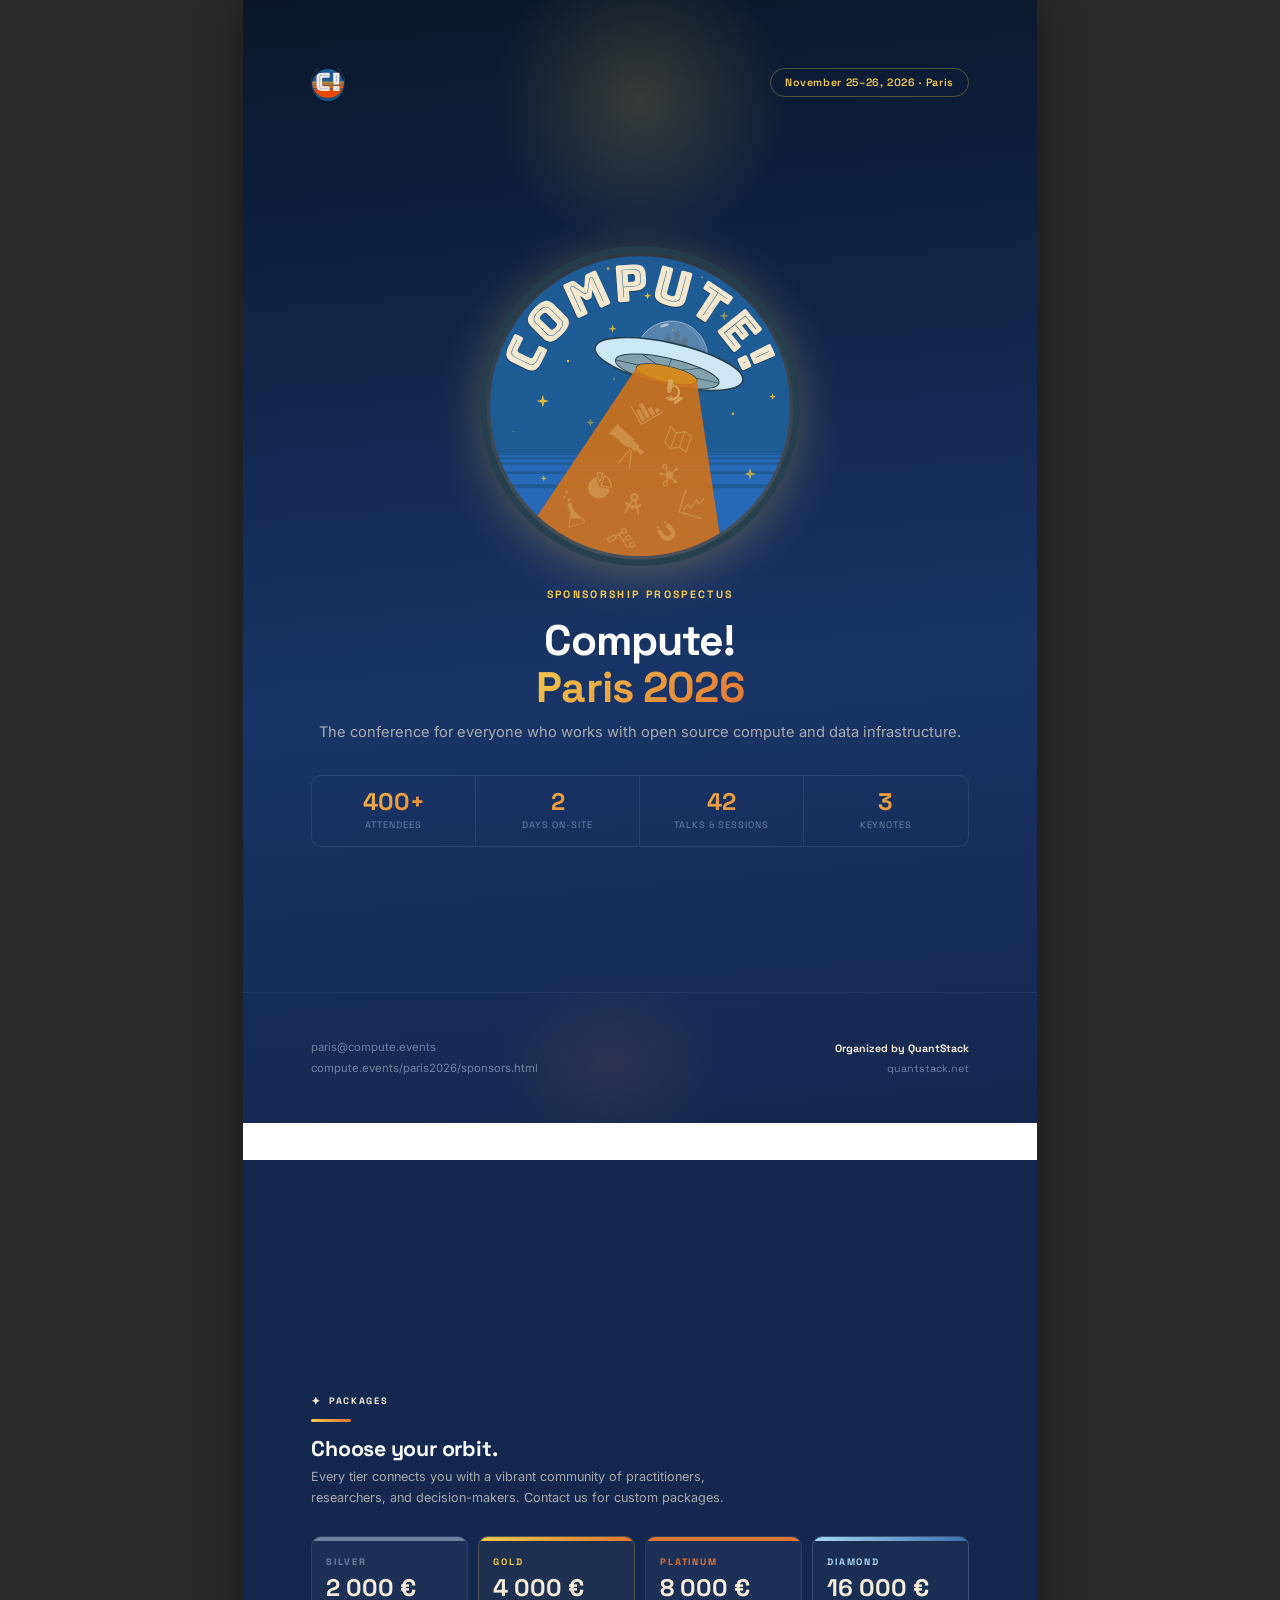
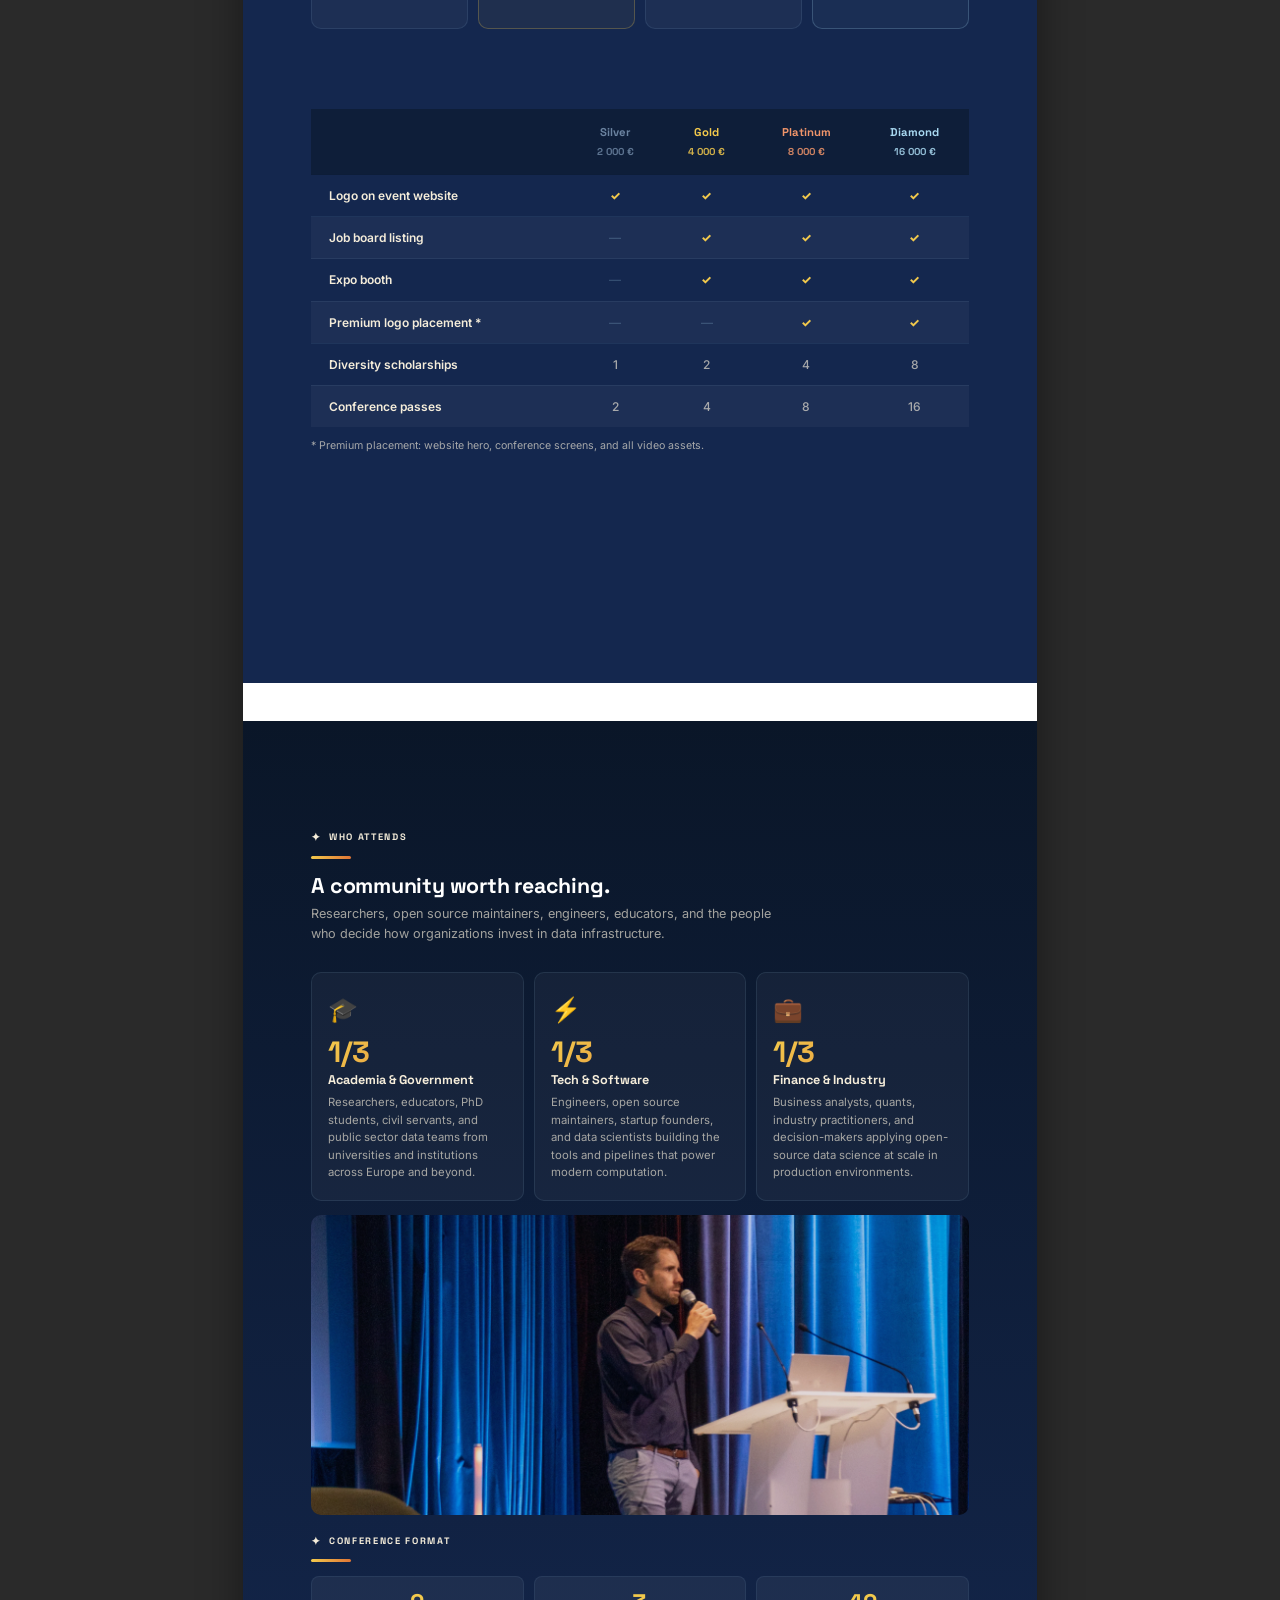
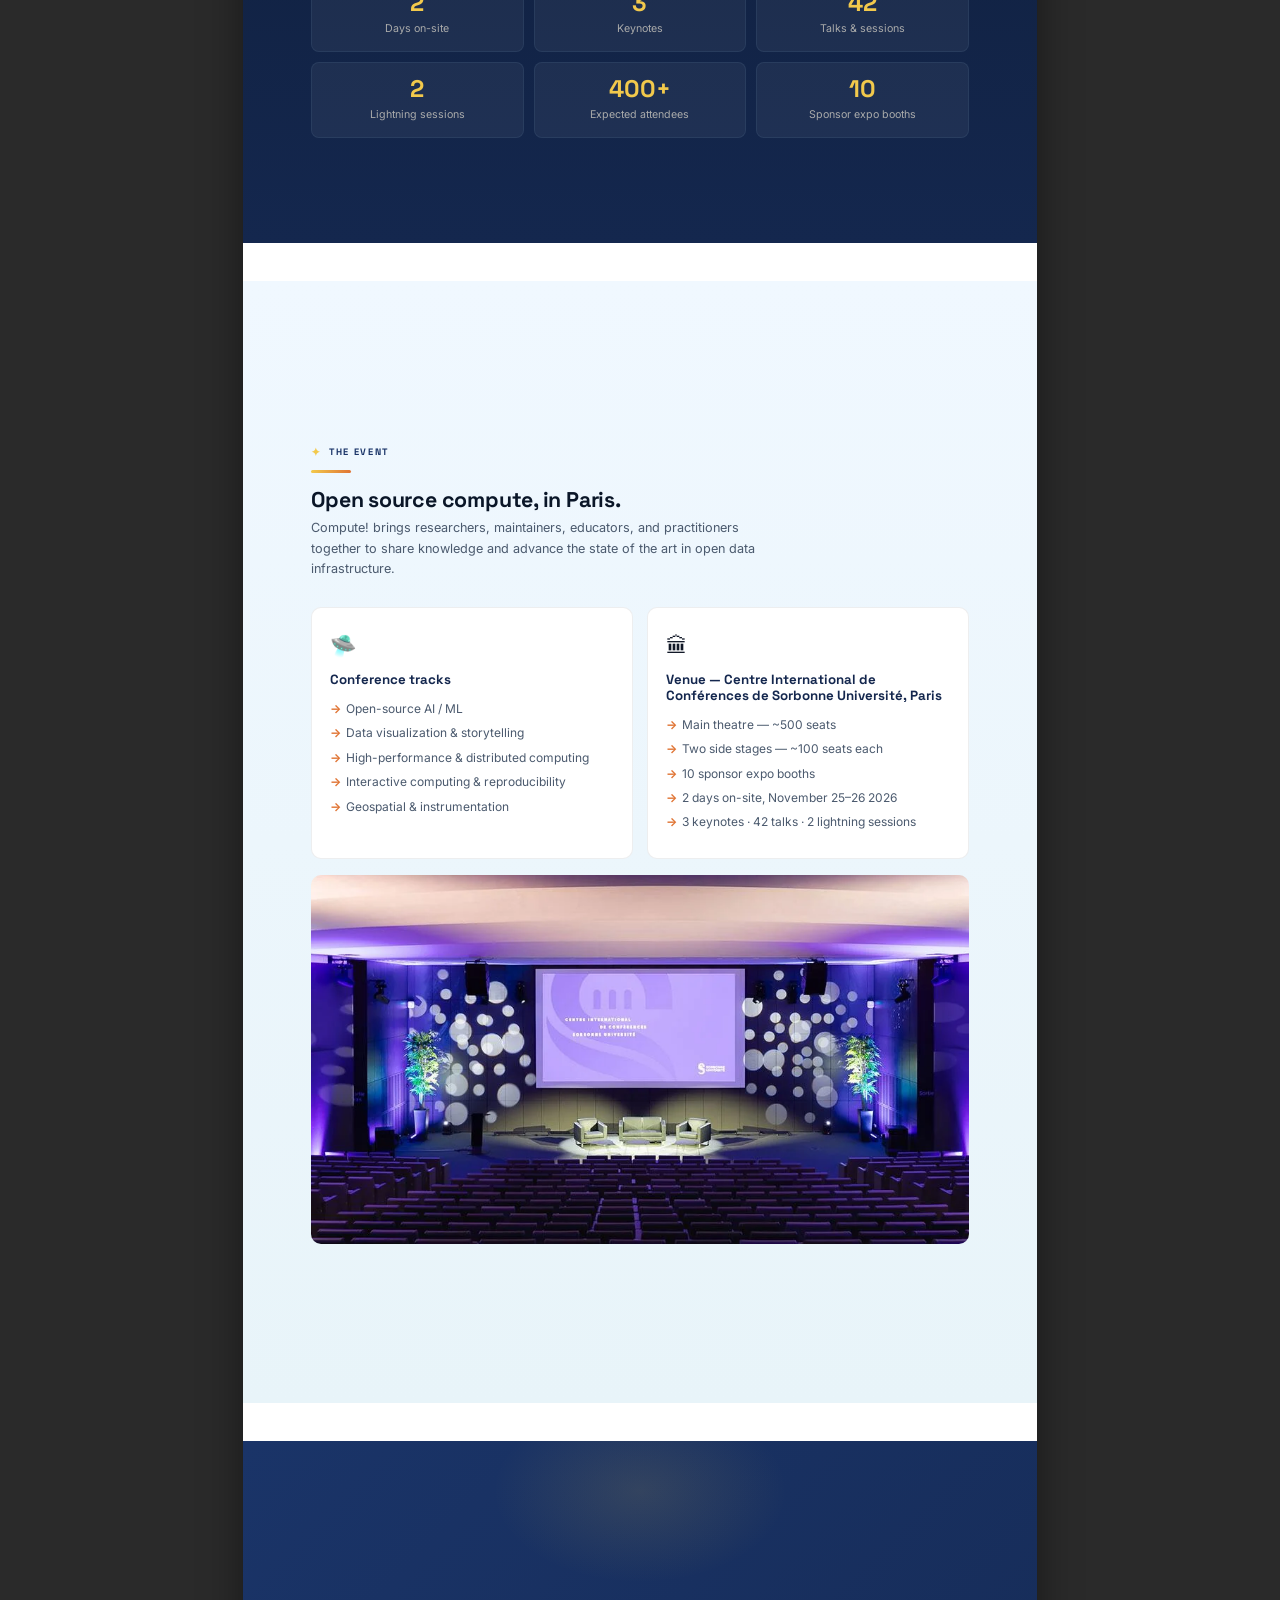
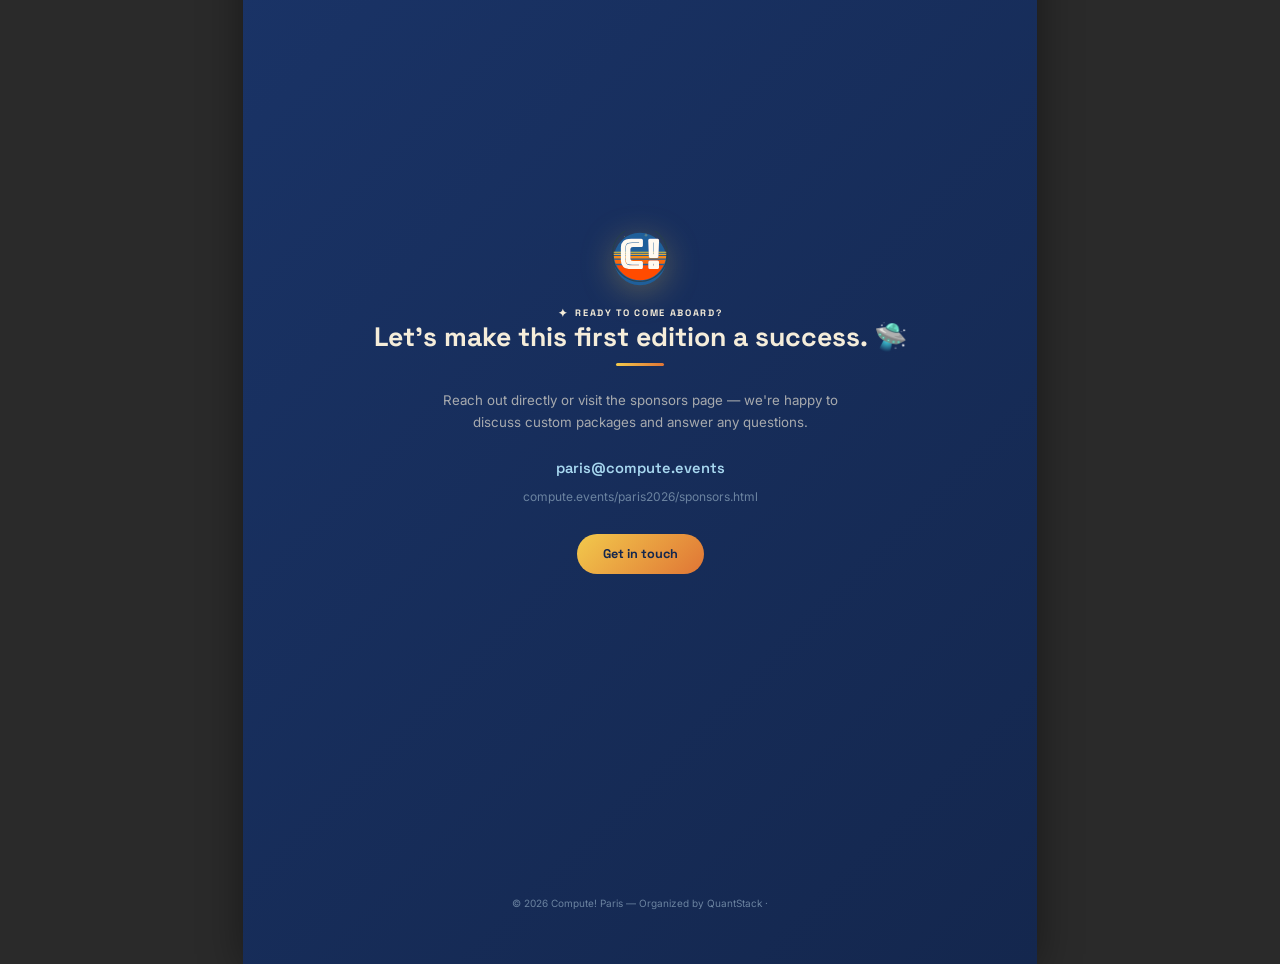
<file: assets/brochure/sponsorship-prospectus.html>
<!DOCTYPE html>
<html lang="en">
<head>
  <meta charset="UTF-8">
  <meta name="viewport" content="width=device-width, initial-scale=1.0">
  <title>Compute! Paris 2026 — Sponsorship Prospectus</title>

  <link rel="preconnect" href="https://fonts.googleapis.com">
  <link rel="preconnect" href="https://fonts.gstatic.com" crossorigin>
  <link href="https://fonts.googleapis.com/css2?family=Inter:wght@300;400;500;600;700&family=Space+Grotesk:wght@400;500;600;700;800&display=swap" rel="stylesheet">

  <style>
    /* ============================================================
       COMPUTE! PARIS 2026 — SPONSORSHIP PROSPECTUS
       Print-ready HTML → PDF
       Open in Chrome → Ctrl/Cmd+P → Save as PDF
       ✓ Enable "Background graphics" in the print dialog
       ✓ Paper: A4 · Margins: None
    ============================================================ */

    :root {
      --space:        #0A1628;
      --navy:         #14274E;
      --navy-mid:     #1A3468;
      --blue-horizon: #3A6FB5;
      --saucer:       #A8D8F0;
      --beam-gold:    #F2C94C;
      --beam-orange:  #E07535;
      --cream:        #F5EDDA;
      --cream-dim:    rgba(245,237,218,.65);
      --text-dark:    #111827;
      --text-mid:     #4B5A6E;
      --muted:        #6B83A0;
      --font-head:    'Space Grotesk', sans-serif;
      --font-body:    'Inter', sans-serif;
    }

    @page { size: A4 portrait; margin: 0; }

    *, *::before, *::after { box-sizing: border-box; margin: 0; padding: 0; }

    html, body {
      font-family: var(--font-body);
      font-size: 10.5pt;
      line-height: 1.6;
      color: var(--text-dark);
      background: #fff;
      -webkit-print-color-adjust: exact;
      print-color-adjust: exact;
    }

    h1, h2, h3, h4 { font-family: var(--font-head); line-height: 1.18; font-weight: 700; }
    p  { max-width: 62ch; }
    ul { list-style: none; padding: 0; margin: 0; }
    a  { color: inherit; text-decoration: none; }
    img { display: block; max-width: 100%; }

    /* ── Page breaks ── */
    .page { page-break-after: always; -webkit-print-color-adjust: exact; print-color-adjust: exact; }
    .page:last-child { page-break-after: auto; }
    .no-break { page-break-inside: avoid; }

    /* ── Overline ── */
    .overline {
      display: inline-flex; align-items: center; gap: 7px;
      font-family: var(--font-head); font-size: 7pt; font-weight: 700;
      text-transform: uppercase; letter-spacing: .18em; color: var(--beam-gold);
    }
    .overline::before { content: '✦'; font-size: 8pt; }
    .overline--cream { color: var(--cream); }
    .overline--dark  { color: var(--navy-mid); }
    .overline--dark::before { color: var(--beam-gold); }

    /* ── Rule ── */
    .rule {
      display: block; width: 40px; height: 3px; border-radius: 3px;
      background: linear-gradient(90deg, var(--beam-gold), var(--beam-orange));
      margin: 8px 0 14px;
    }

    /* ── Shared section wrapper ── */
    .section {
      padding: 14mm 18mm;
      -webkit-print-color-adjust: exact;
      print-color-adjust: exact;
    }
    .section.page {
      min-height: 297mm;
      display: flex;
      flex-direction: column;
      justify-content: flex-start;
    }
    .section--dark  { background: linear-gradient(180deg, var(--space) 0%, var(--navy) 100%); color: var(--cream); }
    .section--navy  { background: var(--navy); color: var(--cream); }
    .section--light { background: linear-gradient(180deg, #f0f8ff 0%, #e8f4f9 100%); color: var(--text-dark); }
    .section--white { background: #fff; color: var(--text-dark); }
    .section--light.page,
    .section--white.page,
    .section--dark.page,
    .section--navy.page {
      justify-content: center;   /* vertically centres the content in the A4 height */
      padding-top: 22mm;
      padding-bottom: 22mm;
    }

    .section__header { margin-bottom: 14px; }
    .section__header h2 { font-size: 16pt; margin-top: 6px; letter-spacing: -.01em; }
    .section__header p  { font-size: 9.5pt; color: var(--text-mid); margin-top: 6px; max-width: 58ch; }
    .section--dark .section__header p,
    .section--navy .section__header p { color: var(--cream-dim); }

    /* ============================================================
       PAGE 1 — COVER
    ============================================================ */
    .cover {
      width: 210mm;
      height: 297mm;
      background: linear-gradient(175deg, var(--space) 0%, var(--navy-mid) 60%, var(--navy) 100%);
      color: var(--cream);
      display: flex;
      flex-direction: column;
      position: relative;
      overflow: hidden;
      -webkit-print-color-adjust: exact;
      print-color-adjust: exact;
    }
    .cover::before {
      content: '';
      position: absolute; top: -60px; left: 50%; transform: translateX(-50%);
      width: 320px; height: 320px;
      background: radial-gradient(ellipse, rgba(242,201,76,.18) 0%, transparent 65%);
      pointer-events: none;
    }
    .cover::after {
      content: '';
      position: absolute; bottom: -40px; left: 30%;
      width: 260px; height: 200px;
      background: radial-gradient(ellipse, rgba(224,117,53,.12) 0%, transparent 65%);
      pointer-events: none;
    }
    .cover__top {
      padding: 18mm 18mm 0;
      display: flex; justify-content: space-between; align-items: flex-start;
      position: relative; z-index: 1;
    }
    .cover__logo-img { height: 34px; width: auto; opacity: .92; }
    .cover__date-tag {
      font-family: var(--font-head); font-size: 8pt; font-weight: 600;
      color: var(--beam-gold); letter-spacing: .06em;
      padding: 5px 14px; border: 1px solid rgba(242,201,76,.3); border-radius: 100px;
    }
    .cover__hero {
      flex: 1; display: flex; flex-direction: column; align-items: center;
      justify-content: center; text-align: center; padding: 0 18mm;
      position: relative; z-index: 1;
    }
    .cover__favicon {
      height: auto;
      width: 320px;
      max-width: 100%;
      margin: 0 auto 20px;
      filter: drop-shadow(0 8px 24px rgba(242,201,76,.35));
      opacity: .95;
    }

    .cover__eyebrow {
      font-family: var(--font-head); font-size: 8pt; font-weight: 700;
      text-transform: uppercase; letter-spacing: .22em;
      color: var(--beam-gold); margin-bottom: 14px;
    }
    .cover__title {
      font-family: var(--font-head); font-size: 32pt; font-weight: 800;
      line-height: 1.1; letter-spacing: -.02em; color: #fff; margin-bottom: 10px;
    }
    .cover__title span {
      background: linear-gradient(135deg, var(--beam-gold), var(--beam-orange));
      -webkit-background-clip: text; -webkit-text-fill-color: transparent; background-clip: text;
    }
    .cover__sub { font-size: 11pt; color: var(--cream-dim); margin-bottom: 30px; max-width: none; }

    .cover__stats {
      display: grid; grid-template-columns: repeat(4, 1fr);
      border: 1px solid rgba(168,216,240,.12); border-radius: 10px; overflow: hidden; width: 100%;
    }
    .cover__stat { padding: 14px 8px; text-align: center; border-right: 1px solid rgba(168,216,240,.1); }
    .cover__stat:last-child { border-right: none; }
    .cover__stat-num {
      font-family: var(--font-head); font-size: 18pt; font-weight: 800; line-height: 1;
      background: linear-gradient(135deg, var(--beam-gold), var(--beam-orange));
      -webkit-background-clip: text; -webkit-text-fill-color: transparent; background-clip: text;
    }
    .cover__stat-label {
      font-size: 7pt; color: var(--muted); font-family: var(--font-head);
      text-transform: uppercase; letter-spacing: .1em; margin-top: 4px;
    }
    .cover__bottom {
      padding: 12mm 18mm;
      display: flex; justify-content: space-between; align-items: flex-end;
      position: relative; z-index: 1;
      border-top: 1px solid rgba(168,216,240,.07);
    }
    .cover__contact { font-size: 8.5pt; color: var(--muted); }
    .cover__contact a { color: var(--saucer); }
    .cover__org { font-family: var(--font-head); font-size: 8pt; color: var(--muted); text-align: right; }
    .cover__org strong { color: var(--cream); display: block; margin-bottom: 3px; }

    /* ============================================================
       PAGE 2 — TIER CARDS
    ============================================================ */
    .tiers-grid { display: grid; grid-template-columns: repeat(4, 1fr); gap: 10px; margin-top: 14px; }
    .tier-card {
      border-radius: 10px; overflow: hidden;
      border: 1px solid rgba(168,216,240,.1); background: rgba(255,255,255,.04);
      display: flex; flex-direction: column;
    }
    .tier-card--gold    { border-color: rgba(242,201,76,.25);  background: rgba(242,201,76,.05); }
    .tier-card--diamond { border-color: rgba(168,216,240,.22); background: rgba(168,216,240,.04); }

    .tier-card__bar { height: 4px; flex-shrink: 0; }
    .tier-card--silver   .tier-card__bar { background: var(--muted); }
    .tier-card--gold     .tier-card__bar { background: linear-gradient(90deg, var(--beam-gold), var(--beam-orange)); }
    .tier-card--platinum .tier-card__bar { background: var(--beam-orange); }
    .tier-card--diamond  .tier-card__bar { background: linear-gradient(90deg, var(--saucer), var(--blue-horizon)); }

    .tier-card__body { padding: 14px; flex: 1; display: flex; flex-direction: column; }
    .tier-card__badge {
      display: inline-block; font-size: 6pt; font-family: var(--font-head); font-weight: 700;
      text-transform: uppercase; letter-spacing: .1em;
      background: linear-gradient(135deg, var(--beam-gold), var(--beam-orange));
      color: var(--navy); padding: 2px 8px; border-radius: 100px; margin-bottom: 8px;
    }
    .tier-card__name {
      font-family: var(--font-head); font-size: 7pt; font-weight: 700;
      text-transform: uppercase; letter-spacing: .2em; margin-bottom: 6px;
    }
    .tier-card--silver   .tier-card__name { color: var(--muted); }
    .tier-card--gold     .tier-card__name { color: var(--beam-gold); }
    .tier-card--platinum .tier-card__name { color: var(--beam-orange); }
    .tier-card--diamond  .tier-card__name { color: var(--saucer); }

    .tier-card__price {
      font-family: var(--font-head); font-size: 18pt; font-weight: 800;
      color: var(--cream); line-height: 1; margin-bottom: 14px;
    }
    .tier-card__price sub { font-size: 9pt; font-weight: 400; color: var(--muted); vertical-align: baseline; }

    .tier-card__perks { display: flex; flex-direction: column; gap: 7px; flex: 1; }
    .tier-card__perk { font-size: 8pt; color: var(--cream-dim); display: flex; align-items: baseline; gap: 6px; line-height: 1.4; }
    .tier-card__perk-icon { flex-shrink: 0; font-size: 7pt; font-weight: 800; }
    .tier-card--silver   .tier-card__perk-icon { color: var(--muted); }
    .tier-card--gold     .tier-card__perk-icon { color: var(--beam-gold); }
    .tier-card--platinum .tier-card__perk-icon { color: var(--beam-orange); }
    .tier-card--diamond  .tier-card__perk-icon { color: var(--saucer); }

    /* ============================================================
       PAGE 2 — BENEFITS
    ============================================================ */
    .matrix-table {
      width: 100%; border-collapse: collapse; font-size: 9pt; margin-top: 14px;
      -webkit-print-color-adjust: exact; print-color-adjust: exact;
    }
    .matrix-table th, .matrix-table td {
      padding: 11px 14px; text-align: center; border-bottom: 1px solid rgba(10,22,40,.06);
    }
    .matrix-table th:first-child, .matrix-table td:first-child { text-align: left; padding-left: 18px; }
    .matrix-table thead th {
      background: var(--navy); font-family: var(--font-head); font-weight: 700;
      font-size: 8.5pt; padding-top: 14px; padding-bottom: 14px;
      -webkit-print-color-adjust: exact; print-color-adjust: exact;
    }
    .matrix-table thead th:first-child { color: var(--muted); }
    .th--silver   { color: var(--muted) !important; }
    .th--gold     { color: var(--beam-gold) !important; }
    .th--platinum { color: #f0956a !important; }
    .th--diamond  { color: var(--saucer) !important; }
    .matrix-price { display: block; font-size: 7.5pt; margin-top: 3px; opacity: .85; font-weight: 700; }
    .matrix-table tbody tr:nth-child(even) td { background: rgba(10,22,40,.018); }
    .matrix-table tbody tr:last-child td { border-bottom: none; }
    .matrix-table td { color: var(--text-mid); font-weight: 500; }
    .matrix-table td:first-child { color: var(--text-dark); font-weight: 600; }
    .sp-check { font-weight: 800; color: var(--navy); }
    .sp-dash  { color: rgba(10,22,40,.2); }
    .matrix-footnote { font-size: 8pt; color: var(--text-mid); margin-top: 10px; }
    .section--navy .matrix-table thead th {
      background: rgba(10,22,40,.55);
    }
    .section--navy .matrix-table tbody tr:nth-child(even) td {
      background: rgba(255,255,255,.04);
    }
    .section--navy .matrix-table tbody tr:nth-child(odd) td {
      background: transparent;
    }
    .section--navy .matrix-table td {
      color: var(--cream-dim);
      border-bottom-color: rgba(168,216,240,.08);
      font-weight: 500;
    }
    .section--navy .matrix-table td:first-child {
      color: var(--cream);
      font-weight: 600;
    }
    .section--navy .matrix-table tbody tr:last-child td { border-bottom: none; }
    .section--navy .sp-check { color: var(--beam-gold); font-weight: 800; }
    .section--navy .sp-dash  { color: rgba(168,216,240,.25); }


    /* ============================================================
       PAGE 3 — WHO ATTENDS
    ============================================================ */
    .audience-grid { display: grid; grid-template-columns: repeat(3, 1fr); gap: 10px; margin-top: 14px; }
    .audience-cell {
      background: rgba(255,255,255,.04); border: 1px solid rgba(168,216,240,.1);
      border-radius: 10px; padding: 18px 16px;
    }
    .audience-cell__icon { font-size: 18pt; margin-bottom: 8px; }
    .audience-cell__frac {
      font-family: var(--font-head); font-size: 22pt; font-weight: 800; line-height: 1; margin-bottom: 6px;
      background: linear-gradient(135deg, var(--beam-gold), var(--beam-orange));
      -webkit-background-clip: text; -webkit-text-fill-color: transparent; background-clip: text;
    }
    .audience-cell h3 { font-size: 9.5pt; color: var(--cream); margin-bottom: 6px; }
    .audience-cell p  { font-size: 8.5pt; color: var(--cream-dim); line-height: 1.55; max-width: none; }
    .audience-photo {
        width: 100%;
        height: 300px;
        object-fit: cover;
        object-position: center 10%;
        border-radius: 10px;
        display: block;
        margin-top: 14px;
        opacity: .88;
      }

    .format-grid { display: grid; grid-template-columns: repeat(3, 1fr); gap: 10px; margin-top: 14px; }
    .format-cell {
      background: rgba(255,255,255,.05); border: 1px solid rgba(168,216,240,.08);
      border-radius: 8px; padding: 14px; text-align: center;
    }
    .format-cell__num { font-family: var(--font-head); font-size: 18pt; font-weight: 800; color: var(--beam-gold); line-height: 1; }
    .format-cell__label { font-size: 8pt; color: var(--cream-dim); margin-top: 5px; }

    /* ============================================================
       PAGE 4 — TRACKS + VENUE
    ============================================================ */
    .info-grid { display: grid; grid-template-columns: 1fr 1fr; gap: 14px; margin-top: 14px; }
    .info-card {
      background: #fff; border: 1px solid rgba(10,22,40,.07); border-radius: 10px; padding: 20px 18px;
      -webkit-print-color-adjust: exact; print-color-adjust: exact;
    }
    .info-card__icon { font-size: 16pt; margin-bottom: 10px; }
    .info-card h3 { font-size: 10pt; color: var(--navy); margin-bottom: 12px; font-family: var(--font-head); }
    .info-card li {
      font-size: 9pt; color: var(--text-mid); padding-left: 16px;
      position: relative; margin-bottom: 7px; line-height: 1.45;
    }
    .info-card li::before { content: '→'; position: absolute; left: 0; color: var(--beam-orange); font-weight: 700; }
    .info-venue-img {
          margin-top: 16px;
          border-radius: 10px;
          overflow: hidden;
          width: 100%;
          height:100%;
          object-fit: cover;
          object-position: center 40%;
          display: block;
        }


    /* ============================================================
       BACK COVER
    ============================================================ */
    .back-cover {
      width: 210mm;
      height: 297mm;
      background: linear-gradient(135deg, var(--navy-mid) 0%, var(--navy) 100%);
      padding: 16mm 18mm;
      display: flex; flex-direction: column; align-items: center;
      justify-content: center; text-align: center;
      position: relative; overflow: hidden;
      -webkit-print-color-adjust: exact; print-color-adjust: exact;
    }
    .back-cover::before {
      content: ''; position: absolute; top: -50px; left: 50%; transform: translateX(-50%);
      width: 320px; height: 200px;
      background: radial-gradient(ellipse, rgba(242,201,76,.12) 0%, transparent 65%);
      pointer-events: none;
    }
    .back-cover > * { position: relative; z-index: 1; }
    .back-cover__favicon {
      height: 56px; margin: 0 auto 18px;
      filter: drop-shadow(0 6px 16px rgba(242,201,76,.3));
    }
    .back-cover h2 { font-size: 20pt; color: var(--cream); margin-bottom: 10px; }
    .back-cover p  { font-size: 10pt; color: var(--cream-dim); max-width: 52ch; margin: 0 auto 24px; line-height: 1.6; }
    .back-cover__divider {
      width: 48px; height: 3px; border-radius: 3px;
      background: linear-gradient(90deg, var(--beam-gold), var(--beam-orange));
      margin: 0 auto 24px;
    }
    .back-cover__contact { margin-bottom: 28px; }
    .back-cover__contact a { font-size: 11pt; color: var(--saucer); font-family: var(--font-head); font-weight: 600; }
    .back-cover__contact p { font-size: 9pt; color: var(--muted); margin: 6px auto 0; }
    .btn-gold {
      display: inline-block; padding: 10px 26px; border-radius: 100px;
      background: linear-gradient(135deg, var(--beam-gold), var(--beam-orange));
      color: var(--navy); font-family: var(--font-head); font-weight: 700; font-size: 9.5pt;
    }
    .back-cover__footer {
      position: absolute; bottom: 14mm; left: 0; right: 0;
      text-align: center; font-size: 7.5pt; color: var(--muted);
    }

    /* ── Screen preview ── */
    @media screen {
      html {
        background: #2a2a2a;  /* dark grey surround, like Acrobat */
        min-height: 100vh;
      }
      body {
        width: 210mm;
        margin: 0 auto;
        box-shadow: 0 4px 40px rgba(0,0,0,.4);
      }
      .page {
        margin-bottom: 10mm;
      }
      /* Scale down gracefully on narrow screens */
      @supports not (width: 210mm) {
        body { width: 100%; }
      }
    }
  </style>
</head>
<body>

  <!-- ══════════════════════════════════════
       PAGE 1 — COVER
  ══════════════════════════════════════ -->
  <div class="cover page">
    <div class="cover__top">
      <img class="cover__logo-img" src="../logos/compute_favicon.svg" alt="Compute! Paris 2026">
      <span class="cover__date-tag">November 25–26, 2026 · Paris</span>
    </div>

    <div class="cover__hero">
      <img class="cover__favicon" src="../logos/compute_main_logo.svg" alt="Compute! Paris 2026">
      <div class="cover__eyebrow">Sponsorship Prospectus</div>
      <h1 class="cover__title">Compute!<br><span>Paris 2026</span></h1>
      <p class="cover__sub">The conference for everyone who works with open source compute and data infrastructure.</p>
      <div class="cover__stats">
        <div class="cover__stat"><div class="cover__stat-num">400+</div><div class="cover__stat-label">Attendees</div></div>
        <div class="cover__stat"><div class="cover__stat-num">2</div><div class="cover__stat-label">Days on-site</div></div>
        <div class="cover__stat"><div class="cover__stat-num">42</div><div class="cover__stat-label">Talks &amp; Sessions</div></div>
        <div class="cover__stat"><div class="cover__stat-num">3</div><div class="cover__stat-label">Keynotes</div></div>
      </div>
    </div>

    <div class="cover__bottom">
      <div class="cover__contact">
        <div>paris@compute.events</div>
        <div style="margin-top:3px">compute.events/paris2026/sponsors.html</div>
      </div>
      <div class="cover__org">
        <strong>Organized by QuantStack</strong>
        quantstack.net
      </div>
    </div>
  </div>


  <!-- ══════════════════════════════════════
       PAGE 2 — TIER CARDS & BENEFITS
  ══════════════════════════════════════ -->
  <div class="section section--navy page">
    <div class="section__header">
      <span class="overline overline--cream">Packages</span>
      <span class="rule"></span>
      <h2 style="color:#fff">Choose your orbit.</h2>
      <p>Every tier connects you with a vibrant community of practitioners, researchers, and decision-makers. Contact us for custom packages.</p>
    </div>

    <div class="tiers-grid no-break">

      <!-- SILVER -->
      <div class="tier-card tier-card--silver">
        <div class="tier-card__bar"></div>
        <div class="tier-card__body">
          <div class="tier-card__name">Silver</div>
          <div class="tier-card__price">2 000 €</div>
        </div>
      </div>

      <!-- GOLD -->
      <div class="tier-card tier-card--gold">
        <div class="tier-card__bar"></div>
        <div class="tier-card__body">
          <div class="tier-card__name">Gold</div>
          <div class="tier-card__price">4 000 €</div>
        </div>
      </div>

      <!-- PLATINUM -->
      <div class="tier-card tier-card--platinum">
        <div class="tier-card__bar"></div>
        <div class="tier-card__body">
          <div class="tier-card__name">Platinum</div>
          <div class="tier-card__price">8 000 €</div>
        </div>
      </div>

      <!-- DIAMOND -->
      <div class="tier-card tier-card--diamond">
        <div class="tier-card__bar"></div>
        <div class="tier-card__body">
          <div class="tier-card__name">Diamond</div>
          <div class="tier-card__price">16 000 €</div>
        </div>
      </div>

    </div>

    <!-- Matrix — same page, same navy background -->
    <table class="matrix-table no-break" style="margin-top:80px">
      <thead>
        <tr>
          <th scope="col"></th>
          <th scope="col" class="th--silver">Silver<span class="matrix-price">2 000 €</span></th>
          <th scope="col" class="th--gold">Gold<span class="matrix-price">4 000 €</span></th>
          <th scope="col" class="th--platinum">Platinum<span class="matrix-price">8 000 €</span></th>
          <th scope="col" class="th--diamond">Diamond<span class="matrix-price">16 000 €</span></th>
        </tr>
      </thead>
      <tbody>
        <tr>
          <td>Logo on event website</td>
          <td><span class="sp-check">✓</span></td>
          <td><span class="sp-check">✓</span></td>
          <td><span class="sp-check">✓</span></td>
          <td><span class="sp-check">✓</span></td>
        </tr>
        <tr>
          <td>Job board listing</td>
          <td><span class="sp-dash">—</span></td>
          <td><span class="sp-check">✓</span></td>
          <td><span class="sp-check">✓</span></td>
          <td><span class="sp-check">✓</span></td>
        </tr>
        <tr>
          <td>Expo booth</td>
          <td><span class="sp-dash">—</span></td>
          <td><span class="sp-check">✓</span></td>
          <td><span class="sp-check">✓</span></td>
          <td><span class="sp-check">✓</span></td>
        </tr>
        <tr>
          <td>Premium logo placement *</td>
          <td><span class="sp-dash">—</span></td>
          <td><span class="sp-dash">—</span></td>
          <td><span class="sp-check">✓</span></td>
          <td><span class="sp-check">✓</span></td>
        </tr>
        <tr>
          <td>Diversity scholarships</td>
          <td>1</td><td>2</td><td>4</td><td>8</td>
        </tr>
        <tr>
          <td>Conference passes</td>
          <td>2</td><td>4</td><td>8</td><td>16</td>
        </tr>
      </tbody>
    </table>
    <p class="matrix-footnote" style="color:var(--cream-dim);margin-top:10px">* Premium placement: website hero, conference screens, and all video assets.</p>

  </div>


  <!-- ══════════════════════════════════════
       PAGE 3 — WHO ATTENDS
  ══════════════════════════════════════ -->
  <div class="section section--dark page">
    <div class="section__header">
      <span class="overline overline--cream">Who attends</span>
      <span class="rule"></span>
      <h2 style="color:#fff">A community worth reaching.</h2>
      <p>Researchers, open source maintainers, engineers, educators, and the people who decide how organizations invest in data infrastructure.</p>
    </div>

    <div class="audience-grid no-break">
      <div class="audience-cell">
        <div class="audience-cell__icon">🎓</div>
        <div class="audience-cell__frac">1/3</div>
        <h3>Academia &amp; Government</h3>
        <p>Researchers, educators, PhD students, civil servants, and public sector data teams from universities and institutions across Europe and beyond.</p>
      </div>
      <div class="audience-cell">
        <div class="audience-cell__icon">⚡</div>
        <div class="audience-cell__frac">1/3</div>
        <h3>Tech &amp; Software</h3>
        <p>Engineers, open source maintainers, startup founders, and data scientists building the tools and pipelines that power modern computation.</p>
      </div>
      <div class="audience-cell">
        <div class="audience-cell__icon">💼</div>
        <div class="audience-cell__frac">1/3</div>
        <h3>Finance &amp; Industry</h3>
        <p>Business analysts, quants, industry practitioners, and decision-makers applying open-source data science at scale in production environments.</p>
      </div>
    </div>

    <img class="audience-photo"
             src="../images/conference-audience-3.webp"
             alt="Conference audience">

    <div style="margin-top:14px">
      <span class="overline overline--cream">Conference format</span>
      <span class="rule"></span>
      <div class="format-grid no-break">
        <div class="format-cell"><div class="format-cell__num">2</div><div class="format-cell__label">Days on-site</div></div>
        <div class="format-cell"><div class="format-cell__num">3</div><div class="format-cell__label">Keynotes</div></div>
        <div class="format-cell"><div class="format-cell__num">42</div><div class="format-cell__label">Talks &amp; sessions</div></div>
        <div class="format-cell"><div class="format-cell__num">2</div><div class="format-cell__label">Lightning sessions</div></div>
        <div class="format-cell"><div class="format-cell__num">400+</div><div class="format-cell__label">Expected attendees</div></div>
        <div class="format-cell"><div class="format-cell__num">10</div><div class="format-cell__label">Sponsor expo booths</div></div>
      </div>
    </div>
  </div>


  <!-- ══════════════════════════════════════
       PAGE 4 — TRACKS + VENUE
  ══════════════════════════════════════ -->
  <div class="section section--light page">
    <div class="section__header">
      <span class="overline overline--dark">The event</span>
      <span class="rule"></span>
      <h2 style="color:var(--space)">Open source compute, in Paris.</h2>
      <p>Compute! brings researchers, maintainers, educators, and practitioners together to share knowledge and advance the state of the art in open data infrastructure.</p>
    </div>

    <div class="info-grid no-break">
      <div class="info-card">
        <div class="info-card__icon">🛸</div>
        <h3>Conference tracks</h3>
        <ul>
          <li>Open-source AI / ML</li>
          <li>Data visualization &amp; storytelling</li>
          <li>High-performance &amp; distributed computing</li>
          <li>Interactive computing &amp; reproducibility</li>
          <li>Geospatial &amp; instrumentation</li>
        </ul>
      </div>
      <div class="info-card">
        <div class="info-card__icon">🏛</div>
        <h3>Venue — Centre International de Conférences de Sorbonne Université, Paris</h3>
        <ul>
          <li>Main theatre — ~500 seats</li>
          <li>Two side stages — ~100 seats each</li>
          <li>10 sponsor expo booths</li>
          <li>2 days on-site, November 25–26 2026</li>
          <li>3 keynotes · 42 talks · 2 lightning sessions</li>
        </ul>
      </div>
    </div>
    <img class="info-venue-img"
             src="../images/venue/cicsu-auditorium.webp"
             alt="CICSU auditorium, Paris">
  </div>


  <!-- ══════════════════════════════════════
       BACK COVER — CTA
  ══════════════════════════════════════ -->
  <div class="back-cover">
    <img class="back-cover__favicon" src="../logos/compute_favicon.svg" alt="">
    <span class="overline overline--cream">Ready to come aboard?</span>
    <h2>Let's make this first edition a success. 🛸</h2>
    <div class="back-cover__divider"></div>
    <p>Reach out directly or visit the sponsors page — we're happy to discuss custom packages and answer any questions.</p>
    <div class="back-cover__contact">
      <a href="mailto:paris@compute.events">paris@compute.events</a>
      <p>compute.events/paris2026/sponsors.html</p>
    </div>
    <a class="btn-gold" href="mailto:paris@compute.events">Get in touch</a>
    <div class="back-cover__footer">
      © 2026 Compute! Paris — Organized by QuantStack ·
</file>
<file: assets/css/style.css>
/* ============================================================
   Compute! Paris 2026 — Stylesheet
   Retro-futurist space theme · Beauty pass
   ============================================================ */

/* Fonts loaded via <link> in HTML head for faster rendering */

/* ── Palette extracted from logo ── */
:root {
  /* Blues */
  --space:       #0A1628;   /* darkest — hero sky */
  --navy:        #14274E;   /* badge bg blue */
  --navy-mid:    #1A3468;
  --blue-horizon:#3A6FB5;   /* horizon glow in logo */
  --saucer:      #A8D8F0;   /* saucer metallic */

  /* Warm beam */
  --beam-gold:   #F2C94C;   /* yellow beam core */
  --beam-orange: #E07535;   /* orange beam body */
  --beam-glow:   rgba(242,201,76,.18);

  /* Text */
  --cream:       #F5EDDA;   /* logo letterform color */
  --cream-dim:   rgba(245,237,218,.65);
  --white:       #ffffff;

  /* Neutrals */
  --text-dark:   #111827;
  --text-mid:    #4B5A6E;
  --muted:       #6B83A0;

  /* Functional */
  --success:     #3ECF8E;

  /* Type */
  --font-head:    'Space Grotesk', sans-serif;
  --font-body:    'Inter', sans-serif;

  --nav-h:    80px;
  --r:        10px;
  --r-lg:     20px;
  --max-w:    1160px;
  --t:        0.25s ease;
  --pad:      96px 24px;
}

/* ── Reset ── */
*, *::before, *::after { box-sizing: border-box; margin: 0; padding: 0; }
html { scroll-behavior: smooth; }
body {
  font-family: var(--font-body);
  color: var(--text-dark);
  background: var(--cream);
  line-height: 1.65;
  overflow-x: hidden;
}
img { max-width: 100%; display: block; }
a   { color: inherit; text-decoration: none; }
ul  { list-style: none; }
p   { max-width: 68ch; }

/* ── Type ── */
h1, h2, h3, h4 {
  font-family: var(--font-head);
  line-height: 1.15;
  font-weight: 700;
}
h1 { font-size: clamp(2.4rem, 6vw, 5rem); }
h2 { font-size: clamp(1.8rem, 4vw, 2.8rem); }
h3 { font-size: clamp(1.15rem, 2vw, 1.55rem); }

/* ── Layout ── */
.container  { max-width: var(--max-w); margin: 0 auto; padding: 0 24px; }
.section    { padding: var(--pad); position: relative; }
.text-center { text-align: center; }
.text-center p { margin: 0 auto; }

/* Section colour variants */
.section--dark       { background: var(--navy); color: var(--cream); }
.section--space      { background: var(--space); color: var(--cream); }
.section--cream      { background: var(--cream); }
.section--stars-light {
  background-color: #d6e8f5;
  background-image: url('../images/backgrounds/LightBG-Stars.jpg');
  background-size: cover;
  background-position: center;
  color: var(--text-dark);
}
/* All text on light backgrounds must be dark */
.section--stars-light h2,
.section--stars-light h3,
.section--stars-light h4           { color: var(--space); }
.section--stars-light p,
.section--cream p                  { color: var(--text-mid); }
.section--stars-light .section-header p { color: var(--text-mid); }
/* Overline: swap gold for dark navy tones that read on light */
.section--stars-light .overline,
.section--cream .overline          { color: var(--navy-mid); }
.section--stars-light .overline::before,
.section--cream .overline::before  { color: var(--beam-gold); animation: none; }
/* Cards on stars-light backgrounds */
.section--stars-light .expect__card {
  background: rgba(20,39,78,.05);
  border-color: rgba(20,39,78,.1);
}
.section--stars-light .expect__card h3 { color: var(--navy); }
.section--stars-light .expect__card p  { color: var(--text-mid); }
.section--stars-light .expect__card:hover {
  border-color: rgba(224,117,53,.35);
  box-shadow: 0 12px 40px rgba(224,117,53,.07);
}

/* Audience cells on stars-light backgrounds */
.section--stars-light .audience__cell {
  background: rgba(20,39,78,.04);
  border-color: rgba(20,39,78,.07);
}
.section--stars-light .audience__cell:hover { background: rgba(20,39,78,.08); }
.section--stars-light .audience__cell h3 { color: var(--navy); }
.section--stars-light .audience__cell p  { color: var(--text-mid); }
.section--navy-mid    { background: var(--navy-mid); color: var(--cream); }

.section--stars-blue  {
  background-color: var(--navy);
  background-image: url('../images/backgrounds/BlueBG-Stars.jpg');
  background-size: cover;
  background-position: center;
  color: var(--cream);
}
.section--stars-dark  {
  background-color: var(--space);
  background-image: url('../images/backgrounds/DarkBG-Stars.jpg');
  background-size: cover;
  background-position: center;
  color: var(--cream);
}

/* Subtle grain overlay on dark sections */
.section--dark::before,
.section--space::before,
.section--navy-mid::before,
.section--stars-dark::before,
.section--stars-blue::before {
  content: '';
  position: absolute;
  inset: 0;
  background-image: url("data:image/svg+xml,%3Csvg xmlns='http://www.w3.org/2000/svg' width='300' height='300'%3E%3Cfilter id='n'%3E%3CfeTurbulence type='fractalNoise' baseFrequency='.75' numOctaves='4' stitchTiles='stitch'/%3E%3C/filter%3E%3Crect width='100%25' height='100%25' filter='url(%23n)' opacity='1'/%3E%3C/svg%3E");
  opacity: .025;
  pointer-events: none;
  z-index: 0;
}
.section--dark > *, .section--space > *, .section--navy-mid > *,
.section--stars-dark > *, .section--stars-blue > * { position: relative; z-index: 1; }

/* ── Overline / Section label ── */
.overline {
  display: inline-flex;
  align-items: center;
  gap: 8px;
  font-family: var(--font-head);
  font-size: .72rem;
  font-weight: 700;
  text-transform: uppercase;
  letter-spacing: .18em;
  color: var(--beam-gold);
}
.overline::before {
  content: '✦';
  font-size: .85rem;
  color: var(--beam-gold);
  animation: star-pulse 3s ease-in-out infinite;
}
.overline--orange { color: var(--beam-orange); }
.overline--orange::before { color: var(--beam-orange); }
.overline--cyan  { color: var(--saucer); }
.overline--cyan::before { color: var(--saucer); }
.overline--cream { color: var(--cream); }
.overline--cream::before { color: var(--beam-gold); }
.overline--navy-mid { color: var(--navy-mid); }
.overline--navy-mid::before { color: var(--navy-mid); }


/* ── Buttons ── */
.btn {
  display: inline-flex;
  align-items: center;
  gap: 8px;
  padding: 14px 30px;
  border-radius: 100px;
  font-family: var(--font-head);
  font-weight: 600;
  font-size: .97rem;
  cursor: pointer;
  border: none;
  transition: transform var(--t), box-shadow var(--t), opacity var(--t);
  text-decoration: none;
}
.btn:hover { transform: translateY(-2px); }
.btn--gold {
  background: linear-gradient(135deg, var(--beam-gold), var(--beam-orange));
  color: var(--navy);
  box-shadow: 0 4px 24px rgba(242,201,76,.35);
}
.btn--gold:hover { box-shadow: 0 8px 32px rgba(242,201,76,.5); }
.btn--outline {
  background: transparent;
  border: 1.5px solid rgba(245,237,218,.3);
  color: var(--cream);
}
.btn--outline:hover {
  background: rgba(245,237,218,.08);
  border-color: rgba(245,237,218,.55);
}
.btn--dark {
  background: var(--navy);
  color: var(--cream);
  box-shadow: 0 4px 20px rgba(20,39,78,.4);
}
.btn--dark:hover { box-shadow: 0 8px 28px rgba(20,39,78,.5); }

/* ============================================================
   ANIMATIONS
   ============================================================ */

@keyframes saucer-float {
  0%, 100% { transform: translateY(0); }
  50%       { transform: translateY(-14px); }
}
@keyframes saucer-glow-pulse {
  0%, 100% { opacity: .55; transform: scale(1);   }
  50%       { opacity: 1;   transform: scale(1.08); }
}
@keyframes beam-breathe {
  0%, 100% { opacity: .6; }
  50%       { opacity: 1;  }
}
@keyframes star-pulse {
  0%, 100% { opacity: 1;   transform: scale(1);    }
  50%       { opacity: .4; transform: scale(.75); }
}
@keyframes star-float {
  0%, 100% { transform: translateY(0) rotate(0deg); }
  50%       { transform: translateY(-18px) rotate(15deg); }
}
@keyframes twinkle {
  0%, 100% { opacity: 1;   transform: scale(1);    }
  40%       { opacity: .15; transform: scale(.65); }
  60%       { opacity: .15; transform: scale(.65); }
}
@keyframes star-pulse {
  0%, 100% { transform: scale(1);    }
  50%       { transform: scale(1.35); }
}
@keyframes scroll-bounce {
  0%, 100% { transform: translateX(-50%) translateY(0); }
  50%       { transform: translateX(-50%) translateY(8px); }
}

/* ============================================================
   NAVIGATION
   ============================================================ */
.nav {
  position: fixed;
  inset: 0 0 auto 0;
  height: var(--nav-h);
  z-index: 100;
  transition: background var(--t), backdrop-filter var(--t);
}
.nav--scrolled {
  background: rgba(10,22,40,.88);
  backdrop-filter: blur(16px) saturate(1.4);
  border-bottom: 1px solid rgba(168,216,240,.07);
}
.nav__inner {
  max-width: var(--max-w);
  width: 100%;
  margin: 0 auto;
  padding: 0 24px;
  height: 100%;
  display: flex;
  align-items: center;
  justify-content: space-between;
  gap: 24px;
}
.nav__logo { display: flex; align-items: center; }
.nav__logo-text { height: 35px; width: auto; display: block; }
.nav__links {
  display: flex;
  align-items: center;
  gap: 32px;
}
.nav__links a {
  color: rgba(245,237,218,.7);
  font-family: var(--font-head);
  font-weight: 500;
  font-size: .9rem;
  letter-spacing: .02em;
  transition: color var(--t);
  position: relative;
}
.nav__links a::after {
  content: '';
  position: absolute;
  bottom: -4px; left: 0; right: 0;
  height: 1.5px;
  background: linear-gradient(90deg, var(--beam-gold), var(--beam-orange));
  border-radius: 2px;
  transform: scaleX(0);
  transition: transform var(--t);
}
.nav__links a:hover,
.nav__links a.active { color: var(--cream); }
.nav__links a:hover::after,
.nav__links a.active::after { transform: scaleX(1); }

.nav__social { display: flex; align-items: center; gap: 18px; }
.nav__social a {
  color: #5a9fd4;
  transition: color var(--t), transform var(--t);
  display: flex;
}
.nav__social a:hover {
  color: var(--beam-gold);
  transform: scale(1.15);
}
.nav__social svg { width: 20px; height: 20px; fill: currentColor; }

.nav__burger {
  display: none;
  background: none;
  border: none;
  cursor: pointer;
  color: var(--cream);
  padding: 4px;
}
.nav__burger svg { width: 24px; height: 24px; fill: currentColor; }
.nav__mobile {
  display: none;
  position: fixed;
  inset: 0;
  background: var(--space);
  z-index: 99;
  flex-direction: column;
  align-items: center;
  justify-content: safe center;   /* centred, but starts at the top when the links don't fit */
  gap: clamp(14px, 2.6vh, 36px);
  padding: calc(var(--nav-h) + 8px) 24px 32px;
  overflow-y: auto;               /* short screens and landscape phones: scroll to the last links */
  overscroll-behavior: contain;
}
.nav__mobile.is-open { display: flex; }
.nav__mobile a {
  color: var(--cream);
  font-family: var(--font-head);
  font-size: clamp(1.6rem, 4.6vh, 2rem);    /* slightly smaller on short screens, never small */
  font-weight: 700;
  line-height: 1.2;
  transition: color var(--t);
}
.nav__mobile a:hover { color: var(--beam-gold); }
/* when links are hidden below the screen: a fade and a "more" hint at the bottom (class set in main.js) */
.nav__mobile.has-more::after {
  content: '↓ more';
  position: fixed; left: 0; right: 0; bottom: 0; padding: 48px 0 16px; text-align: center; pointer-events: none;
  background: linear-gradient(rgba(10,22,40,0), var(--space) 65%);
  color: var(--beam-gold); font: 600 .9rem var(--font-head); letter-spacing: .12em; text-transform: uppercase;
}
.nav__mobile-close { display: none; }

/* ============================================================
   HERO
   ============================================================ */
.hero {
  min-height: 100svh;
  background: var(--space);
  position: relative;
  display: flex;
  flex-direction: column;
  align-items: center;
  justify-content: center;
  text-align: center;
  padding: calc(var(--nav-h) + 48px) 24px 100px;
  overflow: hidden;
  color: var(--cream);
}

/* Starfield bg */
.hero__bg {
  position: absolute;
  inset: 0;
  background: url('../images/backgrounds/BlueBG-Stars.jpg') center/cover no-repeat;
  opacity: .45;
}

/* UFO beam — warm cone anchored at logo center, covers full hero height */
.hero__beam {
  position: absolute;
  inset: 0;
  background:
    radial-gradient(ellipse 50% 70% at 50% 42%,
      rgba(242,201,76,.20) 0%,
      rgba(224,117,53,.10) 30%,
      transparent 65%);
  pointer-events: none;
  animation: beam-breathe 5s ease-in-out infinite;
}

/* Floating star decorations */
.hero__stars { position: absolute; inset: 0; pointer-events: none; }
.hero__star {
  position: absolute;
  animation: star-pulse 5s ease-in-out infinite;
}
.hero__star--1  { top: 10%; left:  7%; width: 40px; animation-delay:  0s; }
.hero__star--2  { top: 18%; right:  9%; width: 32px; animation-delay: -2s; }
.hero__star--3  { bottom: 30%; left: 11%; width: 44px; animation-delay: -4s; }
.hero__star--4  { bottom: 20%; right:  7%; width: 36px; animation-delay: -1s; }
.hero__star--5  { top: 55%; left:  3%; width: 28px; animation-delay: -3s; }
.hero__star--6  { top: 42%; right:  4%; width: 38px; animation-delay: -5s; }

/* Saucer logo */
.hero__content {
  position: relative;
  z-index: 1;
  display: flex;
  flex-direction: column;
  align-items: center;
  gap: 28px;
}
.hero__logo-wrap {
  position: relative;
  display: inline-flex;
}
.hero__logo-wrap::after {
  content: '';
  position: absolute;
  inset: -16px;
  border-radius: 50%;
  background: radial-gradient(circle, rgba(242,201,76,.28) 0%, transparent 68%);
  animation: saucer-glow-pulse 5s ease-in-out infinite;
  pointer-events: none;
}
.hero__logo { height: 340px; width: 340px; position: relative; z-index: 1; display: block; }

/* Hero headline */
.hero__title {
  font-family: var(--font-head);
  font-size: clamp(2.4rem, 7vw, 5.5rem);
  font-weight: 700;
  background: linear-gradient(160deg, var(--white) 30%, var(--beam-gold) 100%);
  -webkit-background-clip: text;
  -webkit-text-fill-color: transparent;
  background-clip: text;
  text-shadow: none;
  letter-spacing: -.01em;
}

.hero__date {
  display: flex;
  flex-direction: column;
  gap: 4px;
}
.hero__date-main {
  font-family: var(--font-head);
  font-size: clamp(1rem, 2.2vw, 1.35rem);
  font-weight: 700;
  color: var(--beam-gold);
}
.hero__date-venue {
  font-size: clamp(.85rem, 1.6vw, 1rem);
  color: var(--muted);
}
.hero__desc {
  font-size: clamp(.95rem, 1.8vw, 1.15rem);
  color: var(--cream-dim);
  max-width: 52ch;
  line-height: 1.7;
}
.hero__ctas {
  display: flex;
  flex-wrap: wrap;
  gap: 14px;
  justify-content: center;
}
.hero__scroll {
  position: absolute;
  bottom: 32px;
  left: 50%;
  color: rgba(245,237,218,.3);
  animation: scroll-bounce 2s infinite;
}
.hero__scroll svg { width: 22px; height: 22px; fill: currentColor; }

/* ============================================================
   CONVICTION STRIP
   ============================================================ */
.conviction {
  background: var(--navy);
  padding: 80px 24px;
  position: relative;
  overflow: hidden;
}
/* decorative glow orb */
.conviction::after {
  content: '';
  position: absolute;
  top: -40%; left: 50%;
  transform: translateX(-50%);
  width: 600px;
  height: 400px;
  background: radial-gradient(ellipse, rgba(242,201,76,.06) 0%, transparent 65%);
  pointer-events: none;
}
.conviction__inner {
  max-width: 800px;
  margin: 0 auto;
  text-align: center;
  position: relative;
  z-index: 1;
}
.conviction__quote {
  font-family: var(--font-head);
  font-size: clamp(1.35rem, 3vw, 2.1rem);
  font-weight: 700;
  line-height: 1.4;
  color: var(--cream);
}
.conviction__quote em {
  font-style: normal;
  background: linear-gradient(90deg, var(--beam-gold), var(--beam-orange));
  -webkit-background-clip: text;
  -webkit-text-fill-color: transparent;
  background-clip: text;
}
.conviction__sub {
  margin-top: 24px;
  font-size: .95rem;
  color: var(--muted);
  line-height: 1.7;
  max-width: none;
}

/* ============================================================
   SECTION HEADERS
   ============================================================ */
.section-header {
  display: flex;
  flex-direction: column;
  align-items: center;
  text-align: center;
  gap: 14px;
  margin-bottom: 8px;
}
.section-header--left {
  align-items: flex-start;
  text-align: left;
}
.section-header--third {
  align-items: flex-start;
  text-align: left;
  margin-left: 12.5%;
}
.section-header--two-thirds {
  align-items: flex-end;
  text-align: right;
  margin-right: 12.5%;
}
.section-header--right {
  align-items: flex-end;
  text-align: right;
}
.section-header h2 { max-width: 22ch; }
.section-header p  { max-width: 58ch; }

/* Decorative rule under heading */
.section-header__rule {
  display: block;
  width: 48px;
  height: 3px;
  border-radius: 4px;
  background: linear-gradient(90deg, var(--beam-gold), var(--beam-orange));
  margin: 4px 0;
}
.section-header--left .section-header__rule { margin: 4px 0; }

@media (max-width: 768px) {
  .section-header--third,
  .section-header--two-thirds { margin-left: 0; }
}

/* ============================================================
   EXPECT CARDS (homepage + about)
   ============================================================ */
.expect__grid {
  display: grid;
  grid-template-columns: repeat(auto-fit, minmax(250px, 1fr));
  gap: 20px;
  margin-top: 52px;
}
.expect__card {
  background: rgba(255,255,255,.04);
  border: 1px solid rgba(168,216,240,.1);
  border-radius: var(--r-lg);
  padding: 32px 26px;
  transition: transform var(--t), border-color var(--t), box-shadow var(--t);
}
.expect__card:hover {
  transform: translateY(-5px);
  border-color: rgba(242,201,76,.3);
  box-shadow: 0 12px 40px rgba(242,201,76,.08);
}
.expect__icon { font-size: 2.2rem; margin-bottom: 14px; }
.expect__card h3 {
  font-size: 1.1rem;
  margin-bottom: 8px;
  color: var(--beam-gold);
}
.expect__card p {
  font-size: .92rem;
  color: rgba(245,237,218,.65);
  max-width: none;
}

/* Light-background card variant */
.expect__card--light {
  background: rgba(20,39,78,.05);
  border-color: rgba(20,39,78,.1);
}
.expect__card--light h3 { color: var(--navy); }
.expect__card--light p  { color: var(--text-mid); }
.expect__card--light:hover {
  border-color: rgba(224,117,53,.35);
  box-shadow: 0 12px 40px rgba(224,117,53,.08);
}

/* ============================================================
   AUDIENCE GRID
   ============================================================ */
.audience__grid {
  display: grid;
  grid-template-columns: repeat(3, 1fr);
  gap: 2px;
  margin-top: 52px;
  border-radius: var(--r-lg);
  overflow: hidden;
}
.audience__cell {
  background: rgba(255,255,255,.03);
  padding: 48px 32px;
  text-align: center;
  border: 1px solid rgba(168,216,240,.07);
  transition: background var(--t);
}
.audience__cell:hover { background: rgba(168,216,240,.08); }
.audience__icon { font-size: 2.6rem; margin-bottom: 14px; }
.audience__cell h3 {
  font-size: 1.2rem;
  color: var(--beam-gold);
  margin-bottom: 10px;
}
.audience__cell p { font-size: .92rem; color: var(--cream-dim); max-width: none; }

/* ============================================================
   COMMITTEE
   ============================================================ */
.committee__grid {
  display: grid;
  grid-template-columns: repeat(auto-fill, minmax(170px, 1fr));
  gap: 28px;
  margin-top: 52px;
}
.committee__card {
  text-align: center;
  display: flex;
  flex-direction: column;
  align-items: center;
  gap: 12px;
}
.committee__photo {
  width: 112px;
  height: 112px;
  border-radius: 50%;
  object-fit: cover;
  border: 2.5px solid transparent;
  background-clip: padding-box;
  box-shadow: 0 0 0 2.5px var(--navy-mid), 0 0 0 4px var(--beam-gold), 0 8px 24px rgba(0,0,0,.25);
  transition: box-shadow var(--t), transform var(--t);
}
.committee__card:hover .committee__photo {
  transform: translateY(-4px);
  box-shadow: 0 0 0 2.5px var(--navy-mid), 0 0 0 4px var(--beam-orange), 0 16px 32px rgba(0,0,0,.3);
}
.committee__initials {
  width: 112px;
  height: 112px;
  border-radius: 50%;
  background: linear-gradient(135deg, var(--navy), var(--navy-mid));
  box-shadow: 0 0 0 2.5px var(--navy-mid), 0 0 0 4px rgba(242,201,76,.4), 0 8px 24px rgba(0,0,0,.25);
  display: flex;
  align-items: center;
  justify-content: center;
  font-family: var(--font-head);
  font-size: 1.5rem;
  font-weight: 700;
  color: var(--beam-gold);
  transition: transform var(--t), box-shadow var(--t);
}
.committee__card:hover .committee__initials { transform: translateY(-4px); }
.committee__name {
  font-family: var(--font-head);
  font-weight: 600;
  font-size: .97rem;
  color: var(--text-dark);
}
.section--stars-light .committee__name { color: var(--text-dark); }
.section--dark .committee__name,
.section--space .committee__name,
.section--navy-mid .committee__name { color: var(--cream); }
.committee__org { font-size: .82rem; color: var(--text-mid); }
.section--dark .committee__org,
.section--space .committee__org,
.section--navy-mid .committee__org { color: var(--muted); }

/* ============================================================
   KEYNOTE SPEAKERS
   ============================================================ */
.keynote__grid {
  display: grid;
  grid-template-columns: repeat(4, 1fr);
  gap: 32px;
  margin-top: 60px;
}
.keynote__card {
  display: flex;
  flex-direction: column;
  align-items: center;
  gap: 24px;
  text-align: center;
}
.keynote__photo {
  width: 160px;
  height: 160px;
  border-radius: 50%;
  object-fit: cover;
  flex-shrink: 0;
  box-shadow:
    0 0 0 3px var(--navy-mid),
    0 0 0 5px var(--beam-gold),
    0 12px 36px rgba(0,0,0,.4);
  transition: box-shadow var(--t), transform var(--t);
}
.keynote__card:hover .keynote__photo {
  transform: translateY(-4px);
  box-shadow:
    0 0 0 3px var(--navy-mid),
    0 0 0 5px var(--beam-orange),
    0 20px 48px rgba(0,0,0,.5);
}
.keynote__initials {
  width: 160px;
  height: 160px;
  border-radius: 50%;
  flex-shrink: 0;
  background: linear-gradient(135deg, var(--navy), var(--navy-mid));
  box-shadow:
    0 0 0 3px var(--navy-mid),
    0 0 0 5px rgba(242,201,76,.5),
    0 12px 36px rgba(0,0,0,.4);
  display: flex;
  align-items: center;
  justify-content: center;
  font-family: var(--font-head);
  font-size: 2rem;
  font-weight: 700;
  color: var(--beam-gold);
  transition: transform var(--t), box-shadow var(--t);
}
.keynote__card:hover .keynote__initials {
  transform: translateY(-4px);
}
.keynote__body {
  display: flex;
  flex-direction: column;
  gap: 6px;
}
.keynote__name {
  font-family: var(--font-head);
  font-size: 1.15rem;
  font-weight: 700;
  color: var(--cream);
}
.keynote__role {
  font-size: .82rem;
  color: var(--beam-gold);
  font-weight: 600;
  letter-spacing: .02em;
}
.keynote__bio {
  font-size: .88rem;
  color: var(--cream-dim);
  line-height: 1.65;
  margin-top: 8px;
  max-width: 34ch;
  margin-left: auto;
  margin-right: auto;
}

@media (max-width: 1024px) {
  .keynote__grid { grid-template-columns: repeat(2, 1fr); }
}

@media (max-width: 640px) {
  .keynote__grid {
    grid-template-columns: 1fr;
    gap: 48px;
  }
}

/* ============================================================
   PHOTO SPLIT
   ============================================================ */
.photo-split {
  display: grid;
  grid-template-columns: 1fr 1fr;
  min-height: 520px;
}
.photo-split__img { overflow: hidden; }
.photo-split__img img {
  width: 100%; height: 100%;
  object-fit: cover;
  transition: transform .6s ease;
}
.photo-split__img:hover img { transform: scale(1.04); }
.photo-split__content {
  padding: 72px 52px;
  display: flex;
  flex-direction: column;
  justify-content: center;
  gap: 20px;
  background: var(--navy);
  color: var(--cream);
}
.photo-split__content h2 { color: var(--cream); max-width: 18ch; }
.photo-split__content p  { color: var(--cream-dim); max-width: none; }
.photo-split--reverse .photo-split__img { order: 2; }
.photo-split--reverse .photo-split__content { order: 1; background: var(--navy-mid); }

/* ============================================================
   PAGE HERO (inner pages)
   ============================================================ */
.page-hero {
  min-height: 380px;
  background: var(--space);
  background-image: url('../images/backgrounds/BlueBG-Stars.jpg');
  background-size: cover;
  background-position: center;
  display: flex;
  align-items: flex-end;
  padding: calc(var(--nav-h) + 16px) 24px 72px;
  color: var(--cream);
  position: relative;
  overflow: hidden;
}
.page-hero--wide {
  align-items: flex-start;
  padding-bottom: 80px;
}
.page-hero--wide .cfp-intro__text p { color: rgba(255,255,255,.75); }

/* Warm beam hint on inner pages */
.page-hero::before {
  content: '';
  position: absolute;
  top: -20%;
  left: 50%;
  transform: translateX(-50%);
  width: 700px;
  height: 80%;
  background: radial-gradient(ellipse 50% 100% at 50% 0%, rgba(242,201,76,.08) 0%, transparent 70%);
  pointer-events: none;
}
.page-hero::after {
  content: '';
  position: absolute;
  inset: 0;
  background: linear-gradient(to bottom, rgba(10,22,40,.35), rgba(10,22,40,.72));
}
.page-hero__content {
  position: relative;
  z-index: 1;
  max-width: var(--max-w);
  margin: 0 auto;
  width: 100%;
  display: flex;
  flex-direction: column;
  gap: 14px;
}
.page-hero h1 {
  font-family: var(--font-head);
  font-weight: 700;
  color: var(--white);
  max-width: 22ch;
  letter-spacing: -.01em;
}
.page-hero p { color: rgba(245,237,218,.65); font-size: 1.05rem; max-width: 52ch; }

/* ============================================================
   VENUE CHANGE NOTICE
   ============================================================ */
.venue-notice {
  background: linear-gradient(135deg, var(--beam-gold), var(--beam-orange));
  color: var(--space);
  padding: 36px 24px;
  scroll-margin-top: var(--nav-h);
}
.venue-notice__head { display: flex; flex-wrap: wrap; align-items: center; gap: 8px 14px; }
.venue-notice__badge {
  padding: 4px 10px; border-radius: 4px; background: var(--space); color: var(--beam-gold);
  font-family: var(--font-head); font-size: .75rem; font-weight: 700; letter-spacing: .14em; text-transform: uppercase;
}
.venue-notice .overline { color: var(--space); font-size: .8rem; }
.venue-notice .overline::before { color: var(--space); }
.venue-notice p { color: var(--space); margin-top: 10px; max-width: 72ch; font-size: 1.12rem; font-weight: 500; }
.venue-notice a {
  display: inline-block; margin-top: 4px; padding: 6px 16px; border-radius: 999px;
  background: var(--space); color: var(--beam-gold); font-weight: 600; white-space: nowrap;
}
.venue-notice a:hover { background: var(--navy); }

/* ============================================================
   VENUE INTRO
   ============================================================ */
.venue-intro {
  display: grid;
  grid-template-columns: 1fr 1fr;
  gap: 64px;
  align-items: center;
}
.venue-intro__text h2 { color: var(--cream); }
.venue-intro__text p  { color: var(--cream-dim); margin-top: 16px; }
.venue-intro__imgs {
  display: grid;
  grid-template-columns: 1fr 1fr;
  grid-template-rows: 2fr 1fr;
  gap: 8px;
  height: 440px;
}
.venue-intro__img-main { grid-column: 1 / -1; }
.venue-intro__img-main,
.venue-intro__img-secondary { border-radius: var(--r); overflow: hidden; }
.venue-intro__img-main img,
.venue-intro__img-secondary img { width: 100%; height: 100%; object-fit: cover; transition: transform .45s ease; filter: none; }
.venue-intro__img-secondary img.img--sepia { filter: grayscale(0.85) sepia(0.5); }
.venue-intro__img-main img:hover,
.venue-intro__img-secondary img:hover { transform: scale(1.04); }

.paris-split {
  display: grid;
  grid-template-columns: 1fr 1fr;
  gap: 64px;
  align-items: center;
}
.paris-split__text h2 { color: var(--cream); }
.paris-split__text p  { color: var(--cream-dim); margin-top: 16px; }
.paris-grid {
  display: grid;
  grid-template-columns: 1fr 1fr;
  grid-template-rows: 1fr 1fr;
  gap: 8px;
  height: 400px;
}
.paris-grid div { border-radius: var(--r); overflow: hidden; }
.paris-grid__tall { grid-row: 1 / -1; }
.paris-grid img { width: 100%; height: 100%; object-fit: cover; transition: transform .45s ease; display: block; }
.paris-grid img:hover { transform: scale(1.05); }

/* ============================================================
   GALLERY (venue)
   ============================================================ */
.gallery {
  display: grid;
  grid-template-columns: repeat(12, 1fr);
  grid-template-rows: 280px 280px;
  gap: 6px;
  margin-top: 48px;
  border-radius: var(--r-lg);
  overflow: hidden;
  box-shadow: 0 0 0 1px rgba(168,216,240,.08);
}
.gallery img { width: 100%; height: 100%; object-fit: cover; transition: transform .45s ease; }
.gallery img:hover { transform: scale(1.05); }
.gallery__main { grid-column: 1 / 8; grid-row: 1 / 2; overflow: hidden; }
.gallery__tr   { grid-column: 8 / 13; grid-row: 1 / 2; overflow: hidden; }
.gallery__bl   { grid-column: 1 / 5;  grid-row: 2 / 3; overflow: hidden; }
.gallery__bm   { grid-column: 5 / 9;  grid-row: 2 / 3; overflow: hidden; }
.gallery__br   { grid-column: 9 / 13; grid-row: 2 / 3; overflow: hidden; }
.gallery__credits {
  margin-top: 10px;
  font-size: .75rem;
  color: var(--cream-dim);
  text-align: right;
}
.gallery__credits a { color: var(--cream-dim); text-decoration: underline; }
.gallery__credits a:hover { color: var(--cyan); }

/* ============================================================
   ACCESS CARDS (venue)
   ============================================================ */
.access__grid {
  display: grid;
  grid-template-columns: repeat(auto-fit, minmax(230px, 1fr));
  gap: 16px;
  margin-top: 44px;
}
.access__card {
  background: rgba(168,216,240,.04);
  border: 1px solid rgba(168,216,240,.1);
  border-radius: var(--r);
  padding: 28px;
  transition: border-color var(--t), background var(--t);
}
.access__card:hover {
  border-color: rgba(242,201,76,.25);
  background: rgba(168,216,240,.07);
}
.access__card h3 {
  color: var(--saucer);
  font-size: .85rem;
  text-transform: uppercase;
  letter-spacing: .08em;
  margin-bottom: 14px;
  font-family: var(--font-head);
}
.access__card p, .access__card li { font-size: .93rem; color: var(--cream-dim); max-width: none; }
.access__card ul { display: flex; flex-direction: column; gap: 7px; }
.access__card li::before { content: '→ '; color: var(--beam-gold); }

/* ============================================================
   MAP
   ============================================================ */
.map-wrap {
  position: relative;
  margin-top: 48px;
  /* Gold corner brackets via gradient backgrounds */
  background:
    linear-gradient(var(--beam-gold), var(--beam-gold)) top    left  / 28px 2px no-repeat,
    linear-gradient(var(--beam-gold), var(--beam-gold)) top    left  / 2px 28px no-repeat,
    linear-gradient(var(--beam-gold), var(--beam-gold)) top    right / 28px 2px no-repeat,
    linear-gradient(var(--beam-gold), var(--beam-gold)) top    right / 2px 28px no-repeat,
    linear-gradient(var(--beam-gold), var(--beam-gold)) bottom left  / 28px 2px no-repeat,
    linear-gradient(var(--beam-gold), var(--beam-gold)) bottom left  / 2px 28px no-repeat,
    linear-gradient(var(--beam-gold), var(--beam-gold)) bottom right / 28px 2px no-repeat,
    linear-gradient(var(--beam-gold), var(--beam-gold)) bottom right / 2px 28px no-repeat;
  padding: 8px;
}

.map-embed {
  border-radius: var(--r-lg);
  overflow: hidden;
  border: 1px solid rgba(168,216,240,.18);
  box-shadow:
    0 0 0 1px rgba(168,216,240,.04),
    0 0 32px rgba(168,216,240,.18),
    0 0 80px rgba(168,216,240,.07),
    inset 0 0 24px rgba(10,22,40,.6);
  height: 560px;
}
@media (max-width: 640px) { .map-embed { height: 440px; } }
.map-links {
  display: flex;
  gap: 12px;
  flex-wrap: wrap;
  margin-top: 16px;
}
/* Leaflet popup theme */
.leaflet-popup-content-wrapper {
  background: #0d1f38;
  color: var(--cream);
  border: 1px solid rgba(168,216,240,.25);
  border-radius: 8px;
  box-shadow: 0 4px 24px rgba(10,22,40,.8);
}
.leaflet-popup-tip { background: #0d1f38; }
.leaflet-popup-content { margin: 10px 14px; font-size: .85rem; line-height: 1.5; }
.leaflet-container { font-family: inherit; background: #0a1628; }
.osm-dark { filter: invert(100%) hue-rotate(180deg); }
.map-legend {
  display: flex; flex-direction: column; gap: 4px;
  background: rgba(10,22,40,.85); color: var(--cream);
  padding: 8px 12px; border-radius: 6px; font-size: .78rem; line-height: 1.4;
}
.map-legend span { display: flex; align-items: center; gap: 8px; }
.map-legend i { display: inline-block; width: 18px; height: 4px; border-radius: 2px; }
.map-legend i.map-legend__walk {
  height: 0; border-top: 3px dotted var(--beam-gold); border-radius: 0;
}
.map-legend i.map-legend__walk--river { border-top-color: #6fd6c8; }
.leaflet-tooltip.map-stop-label {
  background: rgba(10,22,40,.85); color: var(--cream); border: none;
  box-shadow: none; font-size: .72rem; padding: 2px 6px;
}
.leaflet-tooltip.map-stop-label::before { display: none; }

/* ============================================================
   SPONSORS
   ============================================================ */
.sponsor-tier { margin-top: 64px; }
.sponsor-tier__label {
  font-family: var(--font-head);
  font-size: .75rem;
  font-weight: 700;
  letter-spacing: .14em;
  text-transform: uppercase;
  margin-bottom: 28px;
  display: flex;
  align-items: center;
  gap: 16px;
}
.sponsor-tier__label::before,
.sponsor-tier__label::after {
  content: '';
  flex: 1;
  height: 1px;
  background: rgba(168,216,240,.1);
}
.sponsor-tier--diamond .sponsor-tier__label { color: var(--saucer); }
.sponsor-tier--platinum .sponsor-tier__label { color: rgba(200,220,240,.7); }
.sponsor-tier--gold .sponsor-tier__label { color: var(--beam-gold); }

.sponsor-logos {
  display: flex;
  flex-wrap: wrap;
  gap: 16px;
  justify-content: center;
  align-items: center;
}
.sponsor-logo {
  background: rgba(10,22,40,.6);
  border: 1px solid rgba(168,216,240,.12);
  border-radius: var(--r);
  padding: 18px 26px;
  transition: background var(--t), transform var(--t), border-color var(--t), box-shadow var(--t);
  display: flex;
  align-items: center;
  justify-content: center;
}
.sponsor-logo:hover {
  background: rgba(20,39,78,.8);
  transform: translateY(-3px);
  border-color: rgba(242,201,76,.25);
  box-shadow: 0 8px 28px rgba(242,201,76,.08);
}
.sponsor-logo img {
  max-height: 44px;
  max-width: 150px;
  width: auto;
  filter: brightness(0) invert(1);
  opacity: .75;
  transition: opacity var(--t);
}
.sponsor-tier--gold .sponsor-logo img { max-height: 36px; max-width: 130px; }
.sponsor-logo:hover img { opacity: 1; }

/* Become a sponsor CTA */
.become-sponsor {
  margin-top: 80px;
  position: relative;
  border-radius: var(--r-lg);
  padding: 60px 44px;
  text-align: center;
  overflow: hidden;
  background: var(--navy-mid);
  border: 1px solid rgba(242,201,76,.18);
}
.become-sponsor::before {
  content: '';
  position: absolute;
  top: -30%;
  left: 50%;
  transform: translateX(-50%);
  width: 600px;
  height: 300px;
  background: radial-gradient(ellipse, rgba(242,201,76,.10) 0%, transparent 65%);
  pointer-events: none;
}
.become-sponsor h2 { color: var(--cream); margin-bottom: 14px; position: relative; }
.become-sponsor p  {
  color: var(--cream-dim);
  margin: 0 auto 32px;
  position: relative;
}

/* ============================================================
   CONTACT
   ============================================================ */
.contact-layout {
  display: grid;
  grid-template-columns: 1fr 1.2fr;
  gap: 64px;
  align-items: start;
  margin-top: 52px;
}
.contact-info h3 { font-size: 1.5rem; color: var(--cream); margin-bottom: 16px; }
.contact-info p  { color: var(--cream-dim); max-width: none; }
.contact-info__links { margin-top: 28px; display: flex; flex-direction: column; gap: 12px; }
.contact-info__link {
  display: inline-flex;
  align-items: center;
  gap: 10px;
  color: var(--saucer);
  font-family: var(--font-head);
  font-size: .95rem;
  font-weight: 500;
  transition: opacity var(--t);
}
.contact-info__link:hover { opacity: .72; }
.contact-info__link svg { width: 18px; height: 18px; fill: currentColor; flex-shrink: 0; }

.contact-social { margin-top: 28px; display: flex; gap: 12px; }
.contact-social a {
  width: 42px; height: 42px;
  border-radius: 50%;
  background: rgba(168,216,240,.05);
  border: 1px solid rgba(168,216,240,.12);
  display: flex;
  align-items: center;
  justify-content: center;
  color: var(--muted);
  transition: background var(--t), color var(--t), border-color var(--t);
}
.contact-social a:hover {
  background: rgba(242,201,76,.15);
  color: var(--beam-gold);
  border-color: rgba(242,201,76,.3);
}
.contact-social svg { width: 17px; height: 17px; fill: currentColor; }

.contact-form { display: flex; flex-direction: column; gap: 18px; }
.form-row { display: grid; grid-template-columns: 1fr 1fr; gap: 14px; }
.form-group { display: flex; flex-direction: column; gap: 7px; }
.form-group label {
  font-family: var(--font-head);
  font-size: .72rem;
  font-weight: 700;
  color: var(--muted);
  text-transform: uppercase;
  letter-spacing: .1em;
}
.form-group input,
.form-group textarea {
  background: rgba(10,22,40,.55);
  border: 1px solid rgba(168,216,240,.18);
  border-radius: var(--r);
  padding: 13px 16px;
  color: var(--cream);
  font-family: var(--font-body);
  font-size: .97rem;
  outline: none;
  transition: border-color var(--t), background var(--t), box-shadow var(--t);
}
.form-group input::placeholder,
.form-group textarea::placeholder { color: rgba(245,237,218,.3); }
.form-group input:focus,
.form-group textarea:focus {
  border-color: rgba(242,201,76,.5);
  background: rgba(10,22,40,.7);
  box-shadow: 0 0 0 3px rgba(242,201,76,.08);
}
.form-group textarea { resize: vertical; min-height: 130px; }

/* ============================================================
   FOOTER
   ============================================================ */
.footer {
  background: var(--space);
  color: var(--muted);
  padding: 72px 24px 32px;
  border-top: 1px solid rgba(168,216,240,.07);
}
.footer__inner {
  max-width: var(--max-w);
  margin: 0 auto;
  display: grid;
  grid-template-columns: 1fr 1fr 1fr;
  gap: 48px;
  padding-bottom: 48px;
}
.footer__brand img, .footer__brand svg.footer-logo { height: 52px; width: auto; margin-bottom: 14px; display: block; }
.footer__brand p   { font-size: .9rem; max-width: 28ch; line-height: 1.6; }
.footer__nav h4, .footer__contact h4 {
  font-family: var(--font-head);
  font-size: .72rem;
  font-weight: 700;
  text-transform: uppercase;
  letter-spacing: .12em;
  color: rgba(168,216,240,.35);
  margin-bottom: 16px;
}
.footer__nav ul { display: flex; flex-direction: column; gap: 10px; }
.footer__nav a {
  color: var(--muted);
  font-size: .93rem;
  transition: color var(--t);
}
.footer__nav a:hover { color: var(--beam-gold); }
.footer__contact p { font-size: .93rem; line-height: 1.7; }
.footer__contact a { color: var(--saucer); transition: opacity var(--t); }
.footer__contact a:hover { opacity: .7; }
.footer__social { display: flex; gap: 12px; margin-top: 16px; }
.footer__social a { color: var(--muted); transition: color var(--t); display: flex; }
.footer__social a:hover { color: var(--saucer); }
.footer__social svg { width: 17px; height: 17px; fill: currentColor; }
.footer__bottom {
  max-width: var(--max-w);
  margin: 0 auto;
  padding-top: 24px;
  border-top: 1px solid rgba(168,216,240,.07);
  display: flex;
  justify-content: space-between;
  align-items: center;
  flex-wrap: wrap;
  gap: 10px;
  font-size: .83rem;
}
.footer__bottom a { color: var(--muted); transition: color var(--t); }
.footer__bottom a:hover { color: var(--saucer); }

/* ============================================================
   RESPONSIVE
   ============================================================ */
@media (max-width: 900px) {
  :root { --pad: 72px 20px; }

  .nav__links, .nav__social { display: none; }
  .nav__burger { display: flex; }

  .audience__grid { grid-template-columns: 1fr; }

  .venue-intro { grid-template-columns: 1fr; gap: 32px; }
  .venue-intro__imgs { height: 280px; grid-template-rows: 2fr 1fr; }
  .paris-split { grid-template-columns: 1fr; gap: 32px; }
  .paris-grid { grid-template-columns: 1fr 1fr; }

  .photo-split,
  .photo-split--reverse { grid-template-columns: 1fr; min-height: auto; }
  .photo-split__img { height: 300px; }
  .photo-split--reverse .photo-split__img,
  .photo-split--reverse .photo-split__content { order: 0; }
  .photo-split__content { padding: 44px 28px; }

  .gallery {
    grid-template-columns: 1fr 1fr;
    grid-template-rows: auto;
  }
  .gallery__main { grid-column: 1 / -1; grid-row: auto; height: 220px; }
  .gallery__tr, .gallery__bl,
  .gallery__bm, .gallery__br {
    grid-column: auto; grid-row: auto; height: 170px;
  }

  .contact-layout { grid-template-columns: 1fr; gap: 48px; }
  .form-row { grid-template-columns: 1fr; }

  .footer__inner { grid-template-columns: 1fr; gap: 32px; }
  .footer__bottom { flex-direction: column; align-items: flex-start; }
}

@media (max-width: 600px) {
  :root { --pad: 56px 16px; }

  .hero__logo { height: 220px; width: 220px; }
  .hero__ctas { flex-direction: column; align-items: stretch; }
  .hero__star { opacity: .4; }
  .hero__beam { width: 120%; }

  .committee__grid { grid-template-columns: repeat(2, 1fr); }

  .gallery { grid-template-columns: 1fr; }
  .gallery__main, .gallery__tr,
  .gallery__bl,  .gallery__bm, .gallery__br {
    grid-column: auto; height: 210px;
  }

  .become-sponsor { padding: 44px 24px; }
}

/* ============================================================
   SPACE THEME ENHANCEMENTS
   ============================================================ */

/* ── CSS Starfield ── */
/* Three layers: small/slow · medium/mid · large/fast */
.hero__starfield {
  position: absolute;
  inset: 0;
  pointer-events: none;
  overflow: hidden;
}
.hero__starfield::before,
.hero__starfield::after,
.hero__starfield span {
  content: '';
  position: absolute;
  top: 0; left: 0;
  width: 1px; height: 1px;
  background: transparent;
}
/* Small slow stars */
.hero__starfield::before {
  width: 1px; height: 1px;
  box-shadow:
    457px 52px rgba(255,255,255,0.57), 1004px 458px rgba(255,255,255,0.27),
    420px 1386px rgba(255,255,255,0.57), 2234px 179px rgba(255,255,255,0.5),
    131px 62px rgba(255,255,255,0.25), 953px 1035px rgba(255,255,255,0.5),
    2299px 408px rgba(255,255,255,0.56), 2233px 860px rgba(255,255,255,0.31),
    1140px 14px rgba(255,255,255,0.58), 654px 1430px rgba(255,255,255,0.41),
    1139px 319px rgba(255,255,255,0.31), 1379px 210px rgba(255,255,255,0.25),
    397px 736px rgba(255,255,255,0.62), 1084px 89px rgba(255,255,255,0.56),
    2197px 256px rgba(255,255,255,0.69), 1551px 162px rgba(255,255,255,0.48),
    285px 94px rgba(255,255,255,0.53), 1186px 164px rgba(255,255,255,0.63),
    414px 779px rgba(255,255,255,0.34), 1495px 334px rgba(255,255,255,0.39),
    859px 1373px rgba(255,255,255,0.33), 293px 1248px rgba(255,255,255,0.52),
    2188px 1494px rgba(255,255,255,0.32), 1894px 778px rgba(255,255,255,0.33),
    2282px 450px rgba(255,255,255,0.54), 230px 470px rgba(255,255,255,0.61),
    865px 1162px rgba(255,255,255,0.64), 1289px 436px rgba(255,255,255,0.53),
    2300px 1104px rgba(255,255,255,0.33), 2395px 878px rgba(255,255,255,0.65),
    1636px 742px rgba(255,255,255,0.31), 567px 1044px rgba(255,255,255,0.45),
    193px 225px rgba(255,255,255,0.28), 656px 1394px rgba(255,255,255,0.41),
    1918px 1084px rgba(255,255,255,0.33), 2267px 24px rgba(255,255,255,0.54),
    470px 1397px rgba(255,255,255,0.64), 1093px 1575px rgba(255,255,255,0.52),
    1859px 7px rgba(255,255,255,0.68), 1079px 1026px rgba(255,255,255,0.58),
    2080px 218px rgba(255,255,255,0.64), 815px 314px rgba(255,255,255,0.39),
    2173px 2px rgba(255,255,255,0.5), 2002px 40px rgba(255,255,255,0.26),
    987px 1162px rgba(255,255,255,0.67), 516px 263px rgba(255,255,255,0.53),
    1734px 434px rgba(255,255,255,0.66), 1530px 898px rgba(255,255,255,0.65),
    1850px 248px rgba(255,255,255,0.32), 30px 146px rgba(255,255,255,0.55);
  animation: starfield-drift-slow 90s linear infinite;
}
/* Medium stars */
.hero__starfield::after {
  width: 1.5px; height: 1.5px;
  box-shadow:
    537px 1376px rgba(255,255,255,0.72), 1873px 648px rgba(255,255,255,0.86),
    298px 20px rgba(255,255,255,0.63), 2307px 205px rgba(255,255,255,0.44),
    874px 1037px rgba(255,255,255,0.53), 1430px 141px rgba(255,255,255,0.84),
    1514px 584px rgba(255,255,255,0.48), 2226px 1441px rgba(255,255,255,0.55),
    2167px 17px rgba(255,255,255,0.73), 2272px 614px rgba(255,255,255,0.87),
    425px 276px rgba(255,255,255,0.53), 439px 1521px rgba(255,255,255,0.68),
    1116px 578px rgba(255,255,255,0.7), 1405px 417px rgba(255,255,255,0.74),
    1082px 1036px rgba(255,255,255,0.64), 209px 190px rgba(255,255,255,0.72),
    536px 1305px rgba(255,255,255,0.89), 662px 1519px rgba(255,255,255,0.62),
    309px 1416px rgba(255,255,255,0.85), 2235px 74px rgba(255,255,255,0.82),
    523px 86px rgba(255,255,255,0.55), 164px 733px rgba(255,255,255,0.51),
    2294px 833px rgba(255,255,255,0.89), 634px 485px rgba(255,255,255,0.83),
    726px 845px rgba(255,255,255,0.41), 1361px 844px rgba(255,255,255,0.8),
    443px 784px rgba(255,255,255,0.84), 1928px 456px rgba(255,255,255,0.5),
    933px 457px rgba(255,255,255,0.41), 792px 817px rgba(255,255,255,0.56),
    2087px 819px rgba(255,255,255,0.74), 2197px 679px rgba(255,255,255,0.87),
    473px 535px rgba(255,255,255,0.49), 1886px 717px rgba(255,255,255,0.55),
    285px 1584px rgba(255,255,255,0.54), 1017px 547px rgba(255,255,255,0.48),
    1023px 1366px rgba(255,255,255,0.45), 1752px 1149px rgba(255,255,255,0.4);
  animation: starfield-drift-mid 65s linear infinite;
}
/* Large bright stars */
.hero__starfield span {
  display: block;
  width: 2px; height: 2px;
  box-shadow:
    1088px 79px rgba(255,255,255,0.64), 1780px 708px rgba(255,255,255,0.89),
    1285px 894px rgba(255,255,255,0.84), 2095px 237px rgba(255,255,255,0.75),
    2362px 390px rgba(255,255,255,0.7), 1787px 4px rgba(255,255,255,0.81),
    808px 746px rgba(255,255,255,0.77), 1353px 1277px rgba(255,255,255,0.73),
    511px 1475px rgba(255,255,255,0.96), 2078px 634px rgba(255,255,255,0.87),
    1337px 825px rgba(255,255,255,0.88), 2271px 261px rgba(255,255,255,0.68),
    1553px 1388px rgba(255,255,255,0.9), 713px 1261px rgba(255,255,255,0.83),
    2206px 1407px rgba(255,255,255,0.89);
  animation: starfield-drift-fast 40s linear infinite;
}

@keyframes starfield-drift-slow {
  from { transform: translateY(0); }
  to   { transform: translateY(-800px); }
}
@keyframes starfield-drift-mid {
  from { transform: translateY(0); }
  to   { transform: translateY(-800px); }
}
@keyframes starfield-drift-fast {
  from { transform: translateY(0); }
  to   { transform: translateY(-800px); }
}

/* ── Orbit ring around saucer ── */
.hero__orbit {
  position: absolute;
  width: 400px;
  height: 400px;
  border-radius: 50%;
  border: 1px solid rgba(168,216,240,.22);
  top: 50%; left: 50%;
  transform: translate(-50%, -50%);
  pointer-events: none;
  animation: orbit-spin 16s linear infinite;
}
/* Outer dashed ring */
.hero__orbit::before {
  content: '';
  position: absolute;
  inset: -20px;
  border-radius: 50%;
  border: 1px dashed rgba(168,216,240,.08);
}
/* Orbiting gold dot */
.hero__orbit::after {
  content: '';
  position: absolute;
  width: 14px; height: 14px;
  border-radius: 50%;
  background: var(--beam-gold);
  box-shadow: 0 0 20px 6px rgba(242,201,76,.8), 0 0 6px rgba(242,201,76,1);
  top: -7px;
  left: calc(50% - 7px);
}
@keyframes orbit-spin {
  from { transform: translate(-50%, -50%) rotate(0deg); }
  to   { transform: translate(-50%, -50%) rotate(360deg); }
}

/* ── Mission data readout (hero date) ── */
.hero__mission-data {
  display: flex;
  flex-direction: column;
  align-items: center;
  gap: 4px;
  margin-top: 24px;
}
.hero__mission-label {
  font-family: var(--font-head);
  font-size: .68rem;
  font-weight: 700;
  letter-spacing: .22em;
  text-transform: uppercase;
  color: var(--saucer);
  opacity: .7;
}
.hero__date-main {
  font-family: var(--font-head);
  font-size: clamp(1rem, 2.2vw, 1.35rem);
  font-weight: 700;
  color: var(--beam-gold);
}
.hero__date-venue {
  font-size: clamp(.82rem, 1.5vw, .97rem);
  color: var(--muted);
}

/* ── Scanline shimmer on dark sections ── */
.section--dark,
.section--space,
.section--stars-dark {
  background-image: repeating-linear-gradient(
    0deg,
    transparent,
    transparent 3px,
    rgba(0,0,0,.018) 3px,
    rgba(0,0,0,.018) 4px
  );
  background-blend-mode: overlay;
}

/* ── Space section divider ── */
.space-divider {
  width: 100%;
  height: 2px;
  background: linear-gradient(90deg,
    transparent 0%,
    rgba(168,216,240,.15) 20%,
    rgba(242,201,76,.3) 50%,
    rgba(168,216,240,.15) 80%,
    transparent 100%);
  position: relative;
}
.space-divider::before {
  content: '◈';
  position: absolute;
  top: 50%; left: 50%;
  transform: translate(-50%, -50%);
  color: var(--beam-gold);
  font-size: .75rem;
  background: var(--navy);
  padding: 0 12px;
  opacity: .7;
}

/* ── Floating coordinate ticks (decorative) ── */
.hero__coords {
  position: absolute;
  pointer-events: none;
  font-family: monospace;
  font-size: .62rem;
  letter-spacing: .05em;
  opacity: .18;
  color: var(--saucer);
}
.hero__coords--tl { top: 15%; left: 5%; }
.hero__coords--tr { top: 15%; right: 5%; text-align: right; }
.hero__coords--bl { bottom: 20%; left: 5%; }
.hero__coords--br { bottom: 20%; right: 5%; text-align: right; }


@media (max-width: 600px) {
  .hero__orbit { width: 280px; height: 280px; }
  .hero__coords { display: none; }
}

/* ============================================================
   CFP — INTRO
   ============================================================ */
.cfp-intro {
  display: grid;
  grid-template-columns: 1fr 300px;
  gap: 64px;
  align-items: start;
}
.cfp-intro__text p {
  color: var(--cream-dim);
  line-height: 1.7;
  margin-bottom: 16px;
}
.cfp-intro__text p:last-child { margin-bottom: 0; }
.cfp-intro__cta {
  display: flex;
  flex-direction: column;
  gap: 16px;
  background: rgba(255,255,255,.05);
  border: 1px solid rgba(242,201,76,.15);
  border-radius: 12px;
  padding: 28px 24px;
}
.cfp-intro__deadline {
  font-size: .9rem;
  color: var(--cream-dim);
  text-align: center;
}
.cfp-intro__deadline strong { color: var(--beam-gold); }
.cfp-intro__perk {
  font-size: .85rem;
  color: var(--cream);
  text-align: center;
  line-height: 1.5;
}

@media (max-width: 768px) {
  .cfp-intro { grid-template-columns: 1fr; gap: 32px; }
  .cfp-intro__cta .btn { width: auto !important; align-self: center; }
}

/* ============================================================
   CFP — DATES TIMELINE
   ============================================================ */
.cfp-dates {
  display: grid;
  grid-template-columns: repeat(3, 1fr);
  position: relative;
  margin-top: 52px;
}
.cfp-dates::before {
  content: '';
  position: absolute;
  top: 6px;
  left: calc(100% / 6);
  right: calc(100% / 6);
  height: 1px;
  background: linear-gradient(90deg, var(--beam-gold), var(--saucer));
  opacity: .4;
}
.cfp-date { text-align: center; padding: 0 12px; }
.cfp-date__dot {
  width: 13px; height: 13px;
  border-radius: 50%;
  background: var(--beam-gold);
  margin: 0 auto 20px;
  position: relative; z-index: 1;
  box-shadow: 0 0 10px rgba(242,201,76,.5);
}
.cfp-date__when {
  display: block;
  font-family: var(--font-head);
  font-size: 1rem;
  font-weight: 700;
  color: var(--beam-gold);
  margin-bottom: 6px;
}
.cfp-date__label {
  display: block;
  font-size: .82rem;
  color: var(--cream-dim);
  text-transform: uppercase;
  letter-spacing: .08em;
}

/* ============================================================
   CFP — TOPIC PILLS
   ============================================================ */
.topic-tags {
  display: flex;
  flex-wrap: wrap;
  gap: 10px;
  margin-top: 40px;
}
.topic-tag {
  padding: 8px 18px;
  border: 1px solid rgba(168,216,240,.18);
  border-radius: 100px;
  font-size: .875rem;
  color: var(--cream-dim);
  font-family: var(--font-head);
  font-weight: 500;
  transition: border-color var(--t), color var(--t), background var(--t);
}
.topic-tag:hover {
  border-color: rgba(168,216,240,.45);
  color: var(--cream);
  background: rgba(168,216,240,.06);
}

/* ============================================================
   LEGAL / CoC — PROSE ARTICLE
   ============================================================ */
.legal-article {
  max-width: 760px;
  margin: 0 auto;
  padding: 48px 0;
  line-height: 1.85;
  font-size: 1rem;
  color: var(--cream-dim);
}
.legal-article h2 {
  margin: 44px 0 12px;
  font-size: 1.2rem;
  font-family: var(--font-head);
  font-weight: 700;
  color: var(--cream);
}
.legal-article h2:first-child { margin-top: 0; }
.legal-article h3 {
  margin: 26px 0 10px;
  font-size: .95rem;
  font-family: var(--font-head);
  font-weight: 600;
  color: var(--saucer);
}
.legal-article p  { margin: 0 0 16px; }
.legal-article ul,
.legal-article ol { margin: 0 0 18px 1.25rem; }
.legal-article li { margin: 6px 0; }
.legal-article a  { color: var(--saucer); text-decoration: underline; }
.legal-article a:hover { color: var(--cream); }
.legal-contact {
  background: rgba(168,216,240,.05);
  border: 1px solid rgba(168,216,240,.12);
  padding: 20px 24px;
  border-radius: var(--r);
  margin: 24px 0;
}

@media (max-width: 768px) {
  .cfp-proposal-grid { grid-template-columns: 1fr !important; }
  .cfp-proposal-grid__main { grid-row: auto !important; }
  .cfp-dates { grid-template-columns: 1fr; gap: 32px; }
  .cfp-dates::before { display: none; }
  .cfp-date { text-align: left; display: flex; align-items: center; gap: 16px; }
  .cfp-date__dot { margin: 0; flex-shrink: 0; }
  .legal-article { padding: 32px 0; }
}

/* ── Updates / Mastodon feed ────────────────────────────────────────────── */
.toot-grid {
  display: flex;
  flex-direction: column;
  gap: 20px;
  margin-top: 48px;
  max-width: 680px;
}
.toot {
  background: rgba(255,255,255,.04);
  border: 1px solid rgba(168,216,240,.1);
  border-radius: var(--r-lg);
  padding: 24px;
  display: flex;
  flex-direction: column;
  gap: 14px;
  transition: transform var(--t), border-color var(--t), box-shadow var(--t);
}
.toot:hover {
  transform: translateY(-4px);
  border-color: rgba(242,201,76,.3);
  box-shadow: 0 12px 40px rgba(242,201,76,.08);
}
.toot__header {
  display: flex;
  align-items: center;
  gap: 12px;
}
.toot__avatar {
  width: 44px;
  height: 44px;
  border-radius: 50%;
  flex-shrink: 0;
}
.toot__author {
  font-weight: 600;
  font-size: .95rem;
  color: var(--cream);
}
.toot__handle {
  font-size: .8rem;
  color: rgba(245,237,218,.45);
  margin-top: 2px;
}
.toot__body {
  font-size: .92rem;
  color: rgba(245,237,218,.75);
  line-height: 1.6;
  flex: 1;
}
.toot__body p { margin: 0 0 .5em; }
.toot__body p:last-child { margin-bottom: 0; }
.toot__body a { color: var(--cyan); text-decoration: none; }
.toot__body a:hover { text-decoration: underline; }
.toot__date {
  font-size: .8rem;
  color: rgba(245,237,218,.35);
  text-decoration: none;
  align-self: flex-end;
  transition: color var(--t);
}
.toot__date:hover { color: var(--beam-gold); }
.toot--placeholder {
  text-align: center;
  color: rgba(245,237,218,.4);
  padding: 48px;
  border: none;
  background: none;
}
.toot--placeholder:hover { transform: none; box-shadow: none; }
.updates-follow {
  margin-top: 48px;
  max-width: 680px;
  border-top: 1px solid rgba(168,216,240,.1);
  padding-top: 32px;
}
.updates-follow h4 {
  font-size: .8rem;
  text-transform: uppercase;
  letter-spacing: .1em;
  color: rgba(245,237,218,.35);
  margin-bottom: 16px;
}
.updates-follow__links {
  display: flex;
  flex-wrap: wrap;
  gap: 12px;
}
.updates-follow__link {
  display: inline-flex;
  align-items: center;
  gap: 8px;
  color: var(--cyan);
  font-size: .9rem;
  text-decoration: none;
  background: rgba(255,255,255,.04);
  border: 1px solid rgba(168,216,240,.12);
  border-radius: var(--r-md, 8px);
  padding: 8px 14px;
  transition: color var(--t), border-color var(--t);
}
.updates-follow__link:hover {
  color: var(--beam-gold);
  border-color: rgba(242,201,76,.3);
}
.updates-follow__link svg {
  width: 18px;
  height: 18px;
  fill: currentColor;
  flex-shrink: 0;
}

/* ============================================================
   PHONE QUICK BAR — schedule, venue and chat one tap away (assets/js/main.js)
   ============================================================ */
.c26-quick { display: none; }
@media (max-width: 899px) {
  .c26-quick {
    position: fixed; left: 0; right: 0; bottom: 0; z-index: 90; display: flex;
    padding-bottom: env(safe-area-inset-bottom, 0px); background: rgba(10,22,40,.94); backdrop-filter: blur(12px);
    border-top: 1px solid rgba(245,237,218,.12);
  }
  .c26-quick a {
    flex: 1; display: flex; flex-direction: column; align-items: center; gap: 2px; padding: 8px 0 10px;
    color: var(--cream-dim); font: 600 .72rem/1.2 var(--font-body); text-decoration: none;
  }
  .c26-quick a[aria-current="page"] { color: var(--beam-gold); }
  .c26-quick svg { width: 22px; height: 22px; fill: none; stroke: currentColor; stroke-width: 1.8; stroke-linejoin: round; stroke-linecap: round; }
  body.has-c26-quick { padding-bottom: calc(60px + env(safe-area-inset-bottom, 0px)); }
}

/* Chat panel opened from the phone quick bar (assets/js/main.js) */
.c26-chat {
  width: calc(100% - 24px); max-width: 440px; margin: auto auto 12px; padding: 22px 20px calc(20px + env(safe-area-inset-bottom, 0px));
  border: 0; border-radius: 18px; background: var(--cream); color: var(--text-dark);
}
.c26-chat::backdrop { background: rgba(10,22,40,.6); }
.c26-chat h2 { font-size: 1.35rem; margin-bottom: 8px; }
.c26-chat h3 { font-size: 1rem; margin: 20px 0 4px; }
.c26-chat p { margin: 0 0 8px; color: var(--text-mid); font-size: .95rem; }
.c26-chat__open { display: flex; justify-content: center; margin: 14px 0 4px; }
.c26-chat__x { position: absolute; top: 12px; right: 12px; width: 36px; height: 36px; border-radius: 50%; border: 1px solid rgba(10,22,40,.15); background: #fff; cursor: pointer; }
.c26-chat__host { display: flex; align-items: center; gap: 8px; flex-wrap: wrap; }
.c26-chat__host code { padding: 6px 10px; border-radius: 8px; background: #fff; border: 1px solid rgba(10,22,40,.12); color: var(--navy); font-size: .9rem; }
.c26-chat__copy { padding: 6px 12px; border-radius: 999px; border: 1px solid var(--navy); background: none; color: var(--navy); font-weight: 600; cursor: pointer; }
.c26-chat__stores a { color: var(--navy-mid); font-weight: 600; text-decoration: underline; }

/* venue map: highlighted label (e.g. the guinguette after "Show on the map") */
.leaflet-tooltip.map-tip--hl { background: #e07535; border-color: #e07535; color: #0a1628; font-weight: 700; box-shadow: 0 0 0 3px rgba(242,201,76,.6); }
.leaflet-tooltip-right.map-tip--hl::before { border-right-color: #e07535; }
</file>
<file: assets/event/event.css>
/* ============================================================
   Event components: schedule list, 3D venue, arrival info, phone quick bar.
   Everything is scoped under .c26 so it sits inside the site's dark sections
   without touching style.css. Colours come from the site palette.
   ============================================================ */
.c26 {
  --paper: #FFFDF7; --line: #E2D8C2; --ink: var(--text-dark); --ink-mid: var(--text-mid);
  /* 3D model tokens (from the venue working model) */
  --ink2: #4B5550; --mute: #7D8781;
  --event: #EBD9B8; --event-s: #9A7840; --circ: #E3E8E2; --service: #D3D8D2; --core: #C8D4E0; --core-s: #4F6C8A;
  --wc: #BFE0DA; --wc-s: #2F7F73; --kitchen: #F1D9BF; --kitchen-s: #A3612F; --void: #ECEEE9; --amphi: #F1D2C3;
  --r-amphi: #C2410C; --r-salons: #1D6FB8; --r-up: #7B3FBF; --r-free: #0E8A5C;
  --z-spons: #C9860E; --z-buffet: #3E8E4F; --z-relax: #3F76C8;
  text-align: left;
}
.c26 p { max-width: none; }
.c26 a { text-decoration: none; }
.c26-empty { color: var(--cream-dim); padding: 32px 0; text-align: center; }
.c26-empty a { color: var(--beam-gold); }

.c26-chip {
  display: inline-flex; align-items: center; gap: 6px; min-height: 40px; padding: 8px 14px; border-radius: 999px;
  border: 1px solid rgba(245,237,218,.28); background: transparent; color: var(--cream); font: 500 .9rem/1.2 var(--font-body); cursor: pointer;
}
.c26-chip[aria-pressed="true"] { background: var(--beam-gold); border-color: var(--beam-gold); color: var(--space); }
.c26-chip--link { color: var(--beam-gold); font-weight: 600; }
.c26-chip--now { background: var(--beam-orange); border-color: var(--beam-orange); color: var(--space); font-weight: 700; }
/* the current slot: an orange line along its top, in addition to the orange time */
.c26-slot.is-now { box-shadow: inset 0 3px 0 var(--beam-orange); }
.c26-chip--sel { appearance: none; padding-right: 32px; background: url("data:image/svg+xml,%3Csvg xmlns='http://www.w3.org/2000/svg' width='12' height='8'%3E%3Cpath d='M1 1l5 5 5-5' fill='none' stroke='%23F5EDDA' stroke-width='2'/%3E%3C/svg%3E") no-repeat right 12px center; }
.c26-chip--sel option { color: var(--text-dark); }
.c26-btn {
  display: inline-flex; align-items: center; justify-content: center; min-height: 44px; padding: 10px 18px; border-radius: 999px;
  border: 0; background: var(--navy); color: var(--cream); font: 600 .95rem var(--font-head); cursor: pointer;
}
.c26-btn--ghost { background: transparent; color: var(--navy); border: 1.5px solid var(--navy); }

/* ── schedule ── */
.c26-sbar {
  position: sticky; top: var(--nav-h); z-index: 20; display: grid; gap: 10px;
  margin: 0 -24px; padding: 12px 24px; background: var(--navy-mid); border-bottom: 1px solid rgba(245,237,218,.12);
}
/* below 900px the section and container paddings eat ~40px per side: run edge to edge instead */
@media (max-width: 899px) {
  [data-c26-schedule], [data-c26-venue] { width: 100vw; margin-left: calc(50% - 50vw); padding-inline: 12px; }
  [data-c26-schedule] .c26-sbar { margin: 0 -12px; padding: 10px 12px; }
  [data-c26-venue] .c26-map { margin: 0 -12px; border-radius: 0; }
}
.c26-days { display: flex; gap: 6px; overflow-x: auto; scrollbar-width: none; }
.c26-days button {
  flex: 1 0 auto; min-height: 48px; padding: 6px 14px; border-radius: 10px; cursor: pointer; line-height: 1.15; text-align: center;
  border: 1px solid rgba(245,237,218,.28); background: transparent; color: var(--cream);
}
.c26-days b { display: block; font: 700 1rem/1.2 var(--font-head); }
.c26-days small { font-size: .75rem; color: var(--cream-dim); }
.c26-days button[aria-selected="true"] { background: var(--beam-gold); border-color: var(--beam-gold); color: var(--space); }
.c26-days button[aria-selected="true"] small { color: var(--navy); }
.c26-filters { display: flex; gap: 8px; }
.c26-filters .c26-chip { flex: none; white-space: nowrap; }
.c26-filters .c26-chip--sel { flex: 1 1 0; width: 0; min-width: 0; text-overflow: ellipsis; }
/* phones: room and topic dropdowns get their own row, side by side */
@media (max-width: 899px) {
  .c26-filters { flex-wrap: wrap; }
  .c26-filters [data-saved] { flex: 1 1 auto; }
  .c26-filters .c26-chip--sel { order: 2; flex: 1 1 calc(50% - 4px); width: auto; }
}
.c26-src { font-size: .8rem; color: var(--cream-dim); text-align: center; margin-top: 16px; }
.c26-src a { color: var(--beam-gold); }
/* Grid: the pretalx widget; it needs a minimum width per room, so it scrolls sideways */
.c26-grid { margin-top: 16px; overflow-x: auto; -webkit-overflow-scrolling: touch; background: #fff; border-radius: var(--r); }
.c26 [hidden] { display: none !important; }
/* view switch: our list or the pretalx grid widget */
.c26-view { display: inline-flex; margin: 0 0 12px; padding: 4px; border-radius: 999px; border: 1px solid rgba(245,237,218,.28); }
.c26-view button { min-height: 36px; padding: 6px 16px; border: 0; border-radius: 999px; background: none; color: var(--cream); font: 600 .9rem var(--font-head); cursor: pointer; }
.c26-view button[aria-pressed="true"] { background: var(--beam-gold); color: var(--space); }
@media (max-width: 699px) { .c26-view { display: none; } }   /* the pretalx grid needs a wide screen */

/* phones: the time is a sticky line above each slot, so cards get the full width */
.c26-dayh { margin: 28px 0 4px; padding-bottom: 8px; border-bottom: 2px solid var(--beam-gold); color: var(--cream); font: 700 1.3rem var(--font-head); }
.c26-dayh:first-child { margin-top: 12px; }
.c26-slot__t .wd { color: var(--cream); font-weight: 600; }
.c26-slot { display: grid; gap: 8px; padding-bottom: 14px; }
.c26-slot__t {
  position: sticky; top: calc(var(--nav-h) + var(--c26-bar-h, 0px)); z-index: 4;
  display: flex; align-items: baseline; gap: 6px; padding: 12px 0 4px; background: var(--navy-mid);
  font: 700 1.05rem/1.2 var(--font-head); color: var(--beam-gold);
}
.c26-slot__t small { font: 400 .85rem/1.2 var(--font-body); color: var(--cream-dim); }
.c26-slot__t small::before { content: "– "; }
.c26-slot--brk .c26-slot__t { display: none; }   /* a break row already shows its time */
.c26-slot--brk { padding-top: 6px; }
.c26-slot__items { display: grid; gap: 8px; }
.c26-slot.is-now .c26-slot__t { color: var(--beam-orange); }
.c26-slot.is-now .c26-slot__t::after { content: "now"; margin-left: auto; font: 700 .7rem/1 var(--font-body); text-transform: uppercase; letter-spacing: .1em; }
.c26-slot.is-past { opacity: .6; }
.c26-talk {
  position: relative; display: grid; gap: 4px; padding: 12px 48px 12px 14px; border-radius: 12px; cursor: pointer;
  background: var(--paper); color: var(--ink); border: 1px solid var(--line); border-left: 5px solid var(--tc, var(--navy-mid));
}
.c26-talk:focus-visible { outline: 3px solid var(--beam-gold); outline-offset: 2px; }
.c26-talk__title { font: 600 1rem/1.3 var(--font-head); }
.c26-talk__who { font-size: .9rem; color: var(--ink-mid); }
.c26-talk__meta { display: flex; flex-wrap: wrap; gap: 4px 10px; font-size: .75rem; color: var(--muted); }
.c26-talk__meta .room { font-weight: 600; color: var(--ink-mid); }
.c26-talk__meta .tag { padding: 1px 7px; border-radius: 999px; background: var(--gc); color: var(--gt, #fff); font-weight: 600; }
.c26-chip--sel optgroup { color: var(--text-dark); }
.c26-talk__meta .bof { color: var(--blue-horizon); font-weight: 700; text-transform: uppercase; letter-spacing: .04em; }
.c26-talk--bof { background: #F2F6FC; border-style: dashed; border-left-style: solid; border-color: var(--blue-horizon); border-left-color: var(--tc, var(--blue-horizon)); }
.c26-talk__meta .kn { color: var(--beam-orange); font-weight: 700; text-transform: uppercase; letter-spacing: .04em; }
.c26-star { position: absolute; top: 6px; right: 4px; width: 40px; height: 40px; border: 0; background: none; cursor: pointer; font-size: 1.35rem; line-height: 1; color: #C9BFA8; }
.c26-star[aria-pressed="true"] { color: var(--beam-orange); }
.c26-brk { display: flex; flex-wrap: wrap; justify-content: space-between; gap: 8px; padding: 10px 14px; border-radius: 12px; background: rgba(245,237,218,.08); color: var(--cream-dim); font-size: .9rem; }
.c26-brk b { color: var(--cream); font-weight: 600; }
@media (min-width: 900px) {
  .c26-sbar { grid-template-columns: 1fr auto; align-items: center; }
  .c26-filters .c26-chip--sel { flex: none; width: 190px; }
  .c26-slot { grid-template-columns: 80px minmax(0, 1fr); gap: 0 12px; padding: 12px 0; border-bottom: 1px solid rgba(245,237,218,.1); }
  .c26-slot__t { position: static; display: block; padding: 12px 0 0; background: none; font-size: 1rem; }
  .c26-slot__t small { display: block; font-size: .8rem; }
  .c26-slot__t small::before { content: none; }
  .c26-slot__t .wd { display: block; }   /* weekday on its own line in the time column */
  .c26-slot--brk .c26-slot__t { display: block; }
  .c26-slot.is-now .c26-slot__t::after { display: block; margin-top: 4px; }
  .c26-slot__items { grid-template-columns: repeat(auto-fill, minmax(280px, 1fr)); }
  /* one column per room: Track 1, 2, 3, then the BoF room on the right (not when filtering by room) */
  .c26-slot--cols .c26-slot__items { grid-template-columns: repeat(4, minmax(0, 1fr)); }
  .c26-slot--cols .c26-talk { grid-column: var(--col, auto); }
  .c26-slot__items .c26-brk { grid-column: 1 / -1; }
}

/* talk details */
.c26-sheet {
  width: 100%; max-width: 640px; max-height: 92dvh; margin: auto auto 0; padding: 0; border: 0;
  border-radius: 18px 18px 0 0; background: var(--paper); color: var(--ink);
}
.c26-sheet::backdrop { background: rgba(10,22,40,.6); }
@media (min-width: 700px) { .c26-sheet { margin: auto; border-radius: 18px; } }
.c26-sheet__inner { padding: 20px 20px calc(24px + env(safe-area-inset-bottom, 0px)); display: grid; gap: 14px; overflow: auto; max-height: 92dvh; }
.c26-sheet__head { display: flex; align-items: start; gap: 12px; }
.c26-sheet__head h2 { font-size: 1.35rem; flex: 1; color: var(--ink); }
.c26-sheet__close { flex: none; width: 40px; height: 40px; border-radius: 50%; border: 1px solid var(--line); background: var(--cream); cursor: pointer; font-size: 1.1rem; }
.c26-sheet__when { display: flex; flex-wrap: wrap; gap: 6px 14px; color: var(--ink-mid); font-size: .9rem; }
.c26-sheet__when b { color: var(--ink); }
.c26-sheet__actions { display: flex; flex-wrap: wrap; gap: 8px; }
.c26-sheet__txt { display: grid; gap: 10px; font-size: .95rem; }
.c26-sheet__txt p, .c26-spk p { margin: 0; overflow-wrap: anywhere; }
.c26-sheet a:not(.c26-btn) { color: var(--navy-mid); text-decoration: underline; }
.c26-spk { display: grid; grid-template-columns: 48px 1fr; gap: 4px 12px; padding-top: 12px; border-top: 1px solid var(--line); }
.c26-spk img, .c26-spk .ph { width: 48px; height: 48px; border-radius: 50%; object-fit: cover; background: var(--navy); color: var(--cream); display: grid; place-items: center; font: 700 1.1rem var(--font-head); }
.c26-spk h3 { font-size: 1rem; align-self: center; color: var(--ink); }
.c26-spk p { grid-column: 2; font-size: .9rem; color: var(--ink-mid); }

/* ── 3D venue ── */
.c26-venue { display: grid; gap: 20px; margin-top: 32px; }
@media (min-width: 900px) { .c26-venue { grid-template-columns: minmax(0, 1fr) 340px; align-items: start; } }
.c26-map { position: relative; border-radius: var(--r-lg); overflow: hidden; background: #EEF0EC; }
.c26-map__bar { display: flex; flex-wrap: wrap; align-items: center; justify-content: space-between; gap: 8px; padding: 10px; background: var(--paper); border-bottom: 1px solid var(--line); }
.c26-map__floors { display: flex; gap: 6px; flex-wrap: wrap; }
.c26-map__btn {
  min-width: 44px; min-height: 40px; padding: 6px 12px; border-radius: 8px; border: 1px solid var(--line);
  background: rgba(255,253,247,.94); color: var(--text-dark); font: 600 .9rem/1 var(--font-head); cursor: pointer;
}
.c26-map__btn[aria-selected="true"] { background: var(--navy); color: var(--cream); border-color: var(--navy); }
.c26-map__mode { background: var(--navy); color: var(--cream); border-color: var(--navy); }
.c26-map__mode:disabled { opacity: .7; cursor: default; }
.c26-plan { min-height: 240px; }
.c26-map__3d { position: relative; background: #CDD3CB; }
.c26-map__canvas { height: min(70vh, 620px); min-height: 360px; touch-action: pan-y; }
.c26-map__canvas.is-live { touch-action: none; }
@media (pointer: fine) { .c26-map__canvas { touch-action: none; } }
.c26-map__canvas canvas { display: block; }
.c26-map__msg { min-height: 240px; display: grid; place-items: center; color: var(--text-mid); }
.c26-map__reset { position: absolute; top: 12px; right: 12px; }
.c26-map__done { position: absolute; bottom: 12px; right: 12px; background: var(--navy); color: var(--cream); border-color: var(--navy); }
.c26-map__touch {
  position: absolute; left: 50%; bottom: 16px; transform: translateX(-50%); padding: 12px 20px; border-radius: 999px; border: 0;
  background: linear-gradient(135deg, var(--beam-gold), var(--beam-orange)); color: var(--navy); font: 600 .95rem var(--font-head);
  box-shadow: 0 4px 24px rgba(242,201,76,.35); cursor: pointer; white-space: nowrap;
}
.c26-routes { display: grid; gap: 8px; }
.c26-routes__h { font-size: 1rem; color: var(--cream); margin-bottom: 4px; }
.c26-route { border-radius: 12px; background: var(--paper); color: var(--text-dark); border: 1px solid var(--line); }
.c26-route summary { display: flex; align-items: center; gap: 10px; padding: 12px 14px; cursor: pointer; list-style: none; font-weight: 600; }
.c26-route summary::-webkit-details-marker { display: none; }
.c26-route summary i { width: 12px; height: 12px; border-radius: 50%; background: var(--rc); flex: none; }
.c26-route summary small { margin-left: auto; color: var(--muted); font-weight: 400; font-size: .8rem; }
.c26-route[open] { box-shadow: inset 0 0 0 2px var(--rc); }
.c26-route ol { margin: 0; padding: 0 14px 14px 40px; color: var(--text-mid); font-size: .92rem; display: grid; gap: 4px; list-style: decimal; }

/* ── arrival info ── */
.c26-arrive { display: grid; gap: 16px; margin-top: 32px; }
@media (min-width: 900px) { .c26-arrive { grid-template-columns: repeat(3, minmax(0, 1fr)); } }
.c26-card { display: grid; gap: 10px; align-content: start; padding: 22px; border-radius: var(--r-lg); background: rgba(245,237,218,.06); border: 1px solid rgba(245,237,218,.14); }
.c26-card h3 { color: var(--cream); }
.c26-card p { color: var(--cream-dim); font-size: .95rem; margin: 0; }
.c26-card a { color: var(--beam-gold); font-weight: 600; }
.c26-when { display: grid; grid-template-columns: auto 1fr; gap: 6px 14px; margin: 0; font-size: .95rem; color: var(--cream); }
.c26-when dt { font-weight: 600; color: var(--beam-gold); white-space: nowrap; }
.c26-when dd { margin: 0; }
@media (max-width: 600px) { .c26-when { grid-template-columns: 1fr; gap: 2px; } .c26-when dd { margin-bottom: 8px; } }
.c26-evening {
  display: grid; gap: 8px; margin-top: 16px; padding: 24px; border-radius: var(--r-lg);
  background: linear-gradient(135deg, var(--beam-gold), var(--beam-orange)); color: var(--space);
}
.c26-evening .overline, .c26-evening .overline::before { color: var(--space); }
.c26-evening h3 { color: var(--space); font-size: 1.4rem; }
.c26-evening p { color: var(--space); margin: 0; }
.c26-good { margin-top: 24px; display: grid; gap: 8px; padding-left: 20px; list-style: disc; color: var(--cream-dim); font-size: .95rem; }
.c26-good b { color: var(--cream); }
.c26-good a { color: var(--beam-gold); }


/* ── 2D floor plans (assets/event/venue-plan.js; drawing styles from the venue working model) ── */
.c26-plan { --line: #AEB6B0; --line2: #D8DDD7; --ink: #1B211E; --door: #1B211E; --paper: #FBFBF8; background: #EEF0EC; }
.c26-plan svg { display: block; width: 100%; height: min(75vh, 760px); }   /* plans are drawn north-up, so taller than wide: fit the screen */
.c26-plan svg text { font-family:var(--body);fill:var(--ink) }
.c26-plan .rm { stroke:var(--line);stroke-width:.12 }
.c26-plan .k-event { fill:var(--event);stroke:var(--event-s);stroke-width:.18 }
.c26-plan .k-circ { fill:var(--circ) }
.c26-plan .k-open { fill:var(--circ);stroke:none }
.c26-plan .k-service { fill:var(--service) }
.c26-plan .k-kitchen { fill:var(--kitchen);stroke:var(--kitchen-s);stroke-width:.14 }
.c26-plan .k-wc { fill:var(--wc);stroke:var(--wc-s);stroke-width:.14 }
.c26-plan .k-core { fill:var(--core);stroke:var(--core-s);stroke-width:.16 }
.c26-plan .k-void { fill:url(#hatch) }
.c26-plan .k-amphi { fill:var(--amphi);stroke:var(--r-amphi);stroke-width:.16 }
.c26-plan .k-outdoor { fill:none;stroke:var(--mute);stroke-dasharray:.5 .4 }
.c26-plan .k-unknown { fill:none;stroke:var(--mute);stroke-dasharray:.8 .6 }
.c26-plan .k-other { fill:var(--service);fill-opacity:.5;stroke:var(--mute);stroke-dasharray:.6 .4 }
.c26-plan .approx { stroke-dasharray:.6 .4 }
.c26-plan .lbl { font-size:calc(.82px * var(--k,1));font-weight:700;text-anchor:middle }
.c26-plan .lbl-sub { font-size:calc(.62px * var(--k,1));fill:var(--ink2);text-anchor:middle;font-family:var(--mono) }
.c26-plan .lbl-s { font-size:calc(.6px * var(--k,1));font-weight:700;text-anchor:middle;fill:var(--ink2) }
.c26-plan .tread { stroke:var(--core-s);stroke-width:.05 }
.c26-plan .stringer { stroke:var(--core-s);stroke-width:.08;marker-end:none }
.c26-plan .stringer-dot { fill:var(--core-s) }
.c26-plan .pillar { fill:var(--ink2) }
.c26-plan .chair { fill:var(--ink2);opacity:.6 }
.c26-plan .chair.r { fill:var(--r-amphi);opacity:.85 }
.c26-plan .screen.logo { stroke:var(--z-spons) }
.c26-plan .rdesk { fill:var(--paper);stroke:var(--ink2);stroke-width:.25 }
.c26-plan .tbox { fill:var(--kitchen);stroke:var(--kitchen-s);stroke-width:.05 }
.c26-plan .screen { stroke:var(--ink);stroke-width:.4;stroke-linecap:round }
.c26-plan .stage { fill:var(--paper);stroke:var(--r-amphi);stroke-width:.12 }
.c26-plan .door { stroke:var(--door);stroke-width:.42;stroke-linecap:round }
.c26-plan .dance { fill:none;stroke:var(--mute);stroke-width:.1;stroke-dasharray:.3 .3 }
.c26-plan .side-note { font-size:calc(.7px * var(--k,1));fill:var(--mute);font-family:var(--mono) }
.c26-plan .route { fill:none;stroke-width:.32;stroke-linecap:round;stroke-linejoin:round;transition:opacity .2s }
.c26-plan .route.unsure { stroke-dasharray:.7 .6;stroke-width:.26 }
.c26-plan .route.amphi { stroke:var(--r-amphi) }
.c26-plan .route.salons { stroke:var(--r-salons) }
.c26-plan .route.up { stroke:var(--r-up) }
.c26-plan .route.free { stroke:var(--r-free);stroke-dasharray:.8 .5 }
.c26-plan .has-active .route { opacity:.12 }
.c26-plan .has-active .route.on { opacity:1 }
.c26-plan .booth-fp { fill:none;stroke:var(--z-spons);stroke-width:.07;stroke-dasharray:.25 .2 }
.c26-plan .booth-t { fill:var(--paper);stroke:var(--z-spons);stroke-width:.1 }
.c26-plan .booth-k { fill:var(--z-spons) }
.c26-plan .flip text:not(.booth-n) { transform-box:fill-box;transform-origin:center;transform:rotate(-90deg) }
.c26-plan .booth-n { font-size:.5px;font-weight:700;text-anchor:middle;fill:var(--z-spons);font-family:var(--mono) }
.c26-plan .stand { fill:var(--ink2);stroke:var(--ink);stroke-width:.06 }   /* standing tables: dark top */
.c26-plan .buf { fill:var(--z-buffet);opacity:.75 }
.c26-plan .umbrella { fill:none;stroke:var(--mute);stroke-width:.06;stroke-dasharray:.25 .2 }
.c26-plan .ttable { fill:var(--paper);stroke:var(--ink2);stroke-width:.08 }
.c26-plan .wtab { fill:var(--paper);stroke:var(--ink2);stroke-width:.08 }
.c26-plan .wchair { fill:var(--chip);stroke:var(--ink2);stroke-width:.06 }
.c26-plan .ltable { fill:var(--paper);stroke:var(--z-relax);stroke-width:.08 }
.c26-plan .lchair { fill:var(--relax-fill);stroke:var(--z-relax);stroke-width:.08 }
.c26-plan .sofa { fill:var(--relax-fill);stroke:var(--z-relax);stroke-width:.1 }
.c26-plan .route { opacity: .9; }
.c26-plan .has-active .route { opacity: .12; }
.c26-plan .has-active .route.on { opacity: 1; stroke-width: .42; }
.c26-plan .steps-t { stroke: var(--core-s); stroke-width: .06; }
.c26-plan .hl { fill: rgba(242,201,76,.35); stroke: var(--beam-orange); stroke-width: .35; stroke-linejoin: round; animation: c26-pulse 1.6s ease-in-out 2; }
@keyframes c26-pulse { 50% { fill: rgba(242,201,76,.6); } }
.c26-plan .rnote { font-size: .75px; paint-order: stroke; stroke: rgba(255,253,247,.95); stroke-width: .25px; stroke-linejoin: round; }
.c26-plan .zlab { font: 700 1.05px var(--font-head); text-anchor: middle; text-transform: uppercase; letter-spacing: .06em; paint-order: stroke; stroke: rgba(255,253,247,.9); stroke-width: .28px; stroke-linejoin: round; }

/* ── "Where is…?" places and the note under the plan ── */
.c26-map__note { margin: 0; padding: 12px 14px; background: var(--paper); border-top: 1px solid var(--line); color: var(--text-mid); font-size: .92rem; line-height: 1.5; }
.c26-map__note b { color: var(--text-dark); margin-right: 4px; }
.c26-places { display: grid; gap: 8px; align-content: start; }
.c26-places__list { display: grid; grid-template-columns: repeat(auto-fill, minmax(150px, 1fr)); gap: 8px; }
.c26-place {
  display: flex; flex-direction: column; align-items: flex-start; gap: 2px; min-height: 52px; padding: 10px 12px; text-align: left; cursor: pointer;
  border-radius: 12px; border: 1px solid var(--line); background: var(--paper); color: var(--text-dark); font: 600 .92rem/1.25 var(--font-head);
}
.c26-place small { font: 400 .75rem var(--font-body); color: var(--muted); }
.c26-place[aria-pressed="true"] { background: var(--beam-gold); border-color: var(--beam-gold); color: var(--space); }
.c26-place[aria-pressed="true"] small { color: var(--navy); }
@media (min-width: 900px) { .c26-places__list { grid-template-columns: 1fr 1fr; } }

/* plan labels: a halo in the paper colour so text stays readable over seats, hatching and lines */
.c26-plan .lbl, .c26-plan .lbl-sub, .c26-plan .lbl-s, .c26-plan .side-note {
  paint-order: stroke; stroke: rgba(251,251,248,.92); stroke-width: .22px; stroke-linejoin: round;
}
.c26-plan .lbl { stroke-width: .3px; }

/* "Where is" chips: on phones and tablets they replace the list below the map */
.c26-chips {
  display: flex; align-items: center; gap: 6px; padding: 8px 10px; overflow-x: auto; scrollbar-width: none;
  background: var(--paper); border-bottom: 1px solid var(--line);
  -webkit-mask-image: linear-gradient(90deg, #000 85%, transparent); mask-image: linear-gradient(90deg, #000 85%, transparent);
}
.c26-chips::-webkit-scrollbar { display: none; }
.c26-chips__h { flex: none; font: 600 .75rem var(--font-body); letter-spacing: .08em; text-transform: uppercase; color: var(--muted); padding-right: 2px; }
.c26-chip2 {
  flex: none; min-height: 36px; padding: 6px 12px; border-radius: 999px; border: 1px solid var(--line); background: #fff;
  color: var(--text-dark); font: 600 .85rem var(--font-head); white-space: nowrap; cursor: pointer;
}
.c26-chip2[aria-pressed="true"] { background: var(--beam-gold); border-color: var(--beam-gold); color: var(--space); }
.c26-map__note { border-top: 0; border-bottom: 1px solid var(--line); }
@media (max-width: 899px) { .c26-places { display: none; } }
@media (min-width: 900px) { .c26-chips { display: none; } }

/* 3D on phones: the map card fills the screen between the site header and the quick bar,
   and the page snaps to it when scrolled close; the rest of the page scrolls as usual */
@media (max-width: 899px) {
  html.c26-snap { scroll-snap-type: y proximity; }   /* the offset under the header comes from .c26-map's scroll-margin-top */
  .c26-map.is-3d { scroll-snap-align: start; display: flex; flex-direction: column; height: calc(100dvh - var(--nav-h) - 8px - 60px - env(safe-area-inset-bottom, 0px)); }
  .c26-map.is-3d .c26-map__3d { flex: 1; min-height: 0; display: flex; flex-direction: column; }
  .c26-map.is-3d .c26-map__canvas { flex: 1; height: auto; min-height: 0; }
}

@media (max-width: 599px) { .c26-map__bar .c26-map__btn { padding: 6px 10px; } .c26-map__floors { gap: 4px; } }

/* links to #inside land on the map itself, just below the fixed site header */
.c26-map { scroll-margin-top: calc(var(--nav-h) + 8px); }

/* 2D on phones: like 3D, the map card fits the screen between the site header and the quick bar;
   the plan takes whatever height is left after the floor bar, chips and info line */
@media (max-width: 899px) {
  .c26-map:not(.is-3d) { display: flex; flex-direction: column; height: calc(100dvh - var(--nav-h) - 8px - 60px - env(safe-area-inset-bottom, 0px)); min-height: 420px; }
  .c26-map:not(.is-3d) .c26-plan { flex: 1; min-height: 0; }
  .c26-map:not(.is-3d) .c26-plan svg { height: 100%; }
}

.c26-evening .c26-evening__link { color: var(--space); font-weight: 700; text-decoration: underline; }
</file>
<file: assets/css/sponsors.css>
/* ============================================================
   Compute! Paris 2026 — Sponsors page
   Fully self-contained. Loaded only on sponsors.html.
   ============================================================ */

/* ── STAT STRIP ── */
.sp-stats {
  background: var(--navy);
  border-bottom: 1px solid rgba(168,216,240,.08);
  padding: 40px 24px;
  position: relative;
  overflow: hidden;
}
.sp-stats::after {
  content: '';
  position: absolute;
  inset: 0;
  background: radial-gradient(ellipse 60% 200% at 50% -60%, rgba(242,201,76,.07) 0%, transparent 60%);
  pointer-events: none;
}
.sp-stats__grid {
  max-width: var(--max-w);
  margin: 0 auto;
  display: grid;
  grid-template-columns: repeat(4, 1fr);
  position: relative;
  z-index: 1;
}
.sp-stats__item {
  text-align: center;
  padding: 20px 12px;
  border-right: 1px solid rgba(168,216,240,.07);
}
.sp-stats__item:last-child { border-right: none; }
.sp-stats__num {
  font-family: var(--font-head);
  font-size: clamp(2rem, 4vw, 3rem);
  font-weight: 800;
  line-height: 1;
  background: linear-gradient(135deg, var(--beam-gold), var(--beam-orange));
  -webkit-background-clip: text;
  -webkit-text-fill-color: transparent;
  background-clip: text;
}
.sp-stats__label {
  margin-top: 8px;
  font-size: .78rem;
  color: var(--muted);
  font-family: var(--font-head);
  text-transform: uppercase;
  letter-spacing: .1em;
}

/* ── AUDIENCE ── */
.sp-audience {
  background-color: var(--space);
  background-image: url('../images/backgrounds/DarkBG-Stars.jpg');
  background-size: cover;
  background-position: center;
  color: var(--cream);
  padding: var(--pad);
  position: relative;
  overflow: hidden;
}
.sp-audience > .container { position: relative; z-index: 1; }
.sp-audience__grid {
  display: grid;
  grid-template-columns: repeat(3, 1fr);
  gap: 2px;
  margin-top: 52px;
  border-radius: var(--r-lg);
  overflow: hidden;
}
.sp-audience__cell {
  background: rgba(255,255,255,.03);
  border: 1px solid rgba(168,216,240,.07);
  padding: 44px 32px;
  transition: background var(--t);
}
.sp-audience__cell:hover { background: rgba(168,216,240,.06); }
.sp-audience__icon { font-size: 2.2rem; margin-bottom: 14px; }
.sp-audience__frac {
  font-family: var(--font-head);
  font-size: 2.6rem;
  font-weight: 800;
  background: linear-gradient(135deg, var(--beam-gold), var(--beam-orange));
  -webkit-background-clip: text;
  -webkit-text-fill-color: transparent;
  background-clip: text;
  line-height: 1;
  margin-bottom: 10px;
}
.sp-audience__cell h3 {
  font-size: 1rem;
  color: var(--cream);
  margin-bottom: 8px;
  font-family: var(--font-head);
}
.sp-audience__cell p {
  font-size: .88rem;
  color: var(--cream-dim);
  max-width: none;
  line-height: 1.65;
}

/* ── TIER CARDS ── */
.sp-tiers {
  background-color: var(--navy);
  background-image: url('../images/backgrounds/BlueBG-Stars.jpg');
  background-size: cover;
  background-position: center;
  color: var(--cream);
  padding: var(--pad);
  position: relative;
  overflow: hidden;
}
.sp-tiers > .container { position: relative; z-index: 1; }
.sp-tiers__grid {
  display: grid;
  grid-template-columns: repeat(4, 1fr);
  gap: 16px;
  margin-top: 52px;
  align-items: start;
}
.sp-tier-card {
  background: rgba(255,255,255,.04);
  border: 1px solid rgba(168,216,240,.1);
  border-radius: var(--r-lg);
  padding: 0 0 28px;
  display: flex;
  flex-direction: column;
  position: relative;
  overflow: hidden;
  transition: transform var(--t), box-shadow var(--t), border-color var(--t);
}
.sp-tier-card:hover {
  transform: translateY(-6px);
  box-shadow: 0 24px 52px rgba(0,0,0,.35);
}
.sp-tier-card__bar {
  height: 4px;
  width: 100%;
  flex-shrink: 0;
}
.sp-tier-card--silver   .sp-tier-card__bar { background: var(--muted); }
.sp-tier-card--gold     .sp-tier-card__bar { background: linear-gradient(90deg, var(--beam-gold), var(--beam-orange)); }
.sp-tier-card--platinum .sp-tier-card__bar { background: var(--beam-orange); }
.sp-tier-card--diamond  .sp-tier-card__bar { background: linear-gradient(90deg, var(--saucer), var(--blue-horizon)); }

.sp-tier-card__inner { padding: 24px 24px 0; flex: 1; display: flex; flex-direction: column; }

.sp-tier-card__name {
  font-family: var(--font-head);
  font-size: .7rem;
  font-weight: 700;
  text-transform: uppercase;
  letter-spacing: .2em;
  margin-bottom: 10px;
}
.sp-tier-card--silver   .sp-tier-card__name { color: var(--muted); }
.sp-tier-card--gold     .sp-tier-card__name { color: var(--beam-gold); }
.sp-tier-card--platinum .sp-tier-card__name { color: var(--beam-orange); }
.sp-tier-card--diamond  .sp-tier-card__name { color: var(--saucer); }

.sp-tier-card__price {
  font-family: var(--font-head);
  font-size: 2rem;
  font-weight: 800;
  color: var(--cream);
  line-height: 1;
  margin-bottom: 22px;
}
.sp-tier-card__price sub {
  font-size: .85rem;
  font-weight: 400;
  color: var(--muted);
  vertical-align: baseline;
  margin-right: 2px;
}

/* "Popular" badge */
.sp-tier-card__badge {
  display: inline-block;
  font-size: .62rem;
  font-family: var(--font-head);
  font-weight: 700;
  text-transform: uppercase;
  letter-spacing: .1em;
  background: linear-gradient(135deg, var(--beam-gold), var(--beam-orange));
  color: var(--navy);
  padding: 3px 10px;
  border-radius: 100px;
  margin-bottom: 14px;
}

.sp-tier-card__perks {
  display: flex;
  flex-direction: column;
  gap: 10px;
  flex: 1;
  margin-bottom: 24px;
}
.sp-tier-card__perk {
  font-size: .88rem;
  color: var(--cream-dim);
  display: flex;
  align-items: baseline;
  gap: 9px;
  line-height: 1.45;
}
.sp-tier-card__perk-icon {
  flex-shrink: 0;
  font-size: .78rem;
  font-weight: 800;
}
.sp-tier-card--silver   .sp-tier-card__perk-icon { color: var(--muted); }
.sp-tier-card--gold     .sp-tier-card__perk-icon { color: var(--beam-gold); }
.sp-tier-card--platinum .sp-tier-card__perk-icon { color: var(--beam-orange); }
.sp-tier-card--diamond  .sp-tier-card__perk-icon { color: var(--saucer); }

.sp-tier-card__cta {
  padding: 0 24px;
}
.sp-tier-card__cta a {
  display: block;
  width: 100%;
  text-align: center;
  font-size: .88rem;
  padding: 11px 16px;
  border-radius: 8px;
  font-family: var(--font-head);
  font-weight: 600;
  background: rgba(255,255,255,.07);
  color: var(--cream);
  border: 1px solid rgba(168,216,240,.15);
  transition: background var(--t), border-color var(--t);
}
.sp-tier-card__cta a:hover {
  background: rgba(255,255,255,.13);
  border-color: rgba(168,216,240,.3);
}

/* ── BENEFITS MATRIX ── */
.sp-matrix {
  background: var(--cream);
  padding: var(--pad);
}
.sp-matrix__wrap {
  margin-top: 48px;
  border-radius: var(--r-lg);
  overflow: hidden;
  border: 1px solid rgba(10,22,40,.07);
  box-shadow: 0 4px 40px rgba(10,22,40,.05);
}
.sp-matrix__table {
  width: 100%;
  border-collapse: collapse;
  font-size: .93rem;
  background: var(--cream);
}
.sp-matrix__table th,
.sp-matrix__table td {
  padding: 15px 18px;
  text-align: center;
  border-bottom: 1px solid rgba(10,22,40,.045);
}
.sp-matrix__table th:first-child,
.sp-matrix__table td:first-child {
  text-align: left;
  padding-left: 28px;
  min-width: 210px;
}
.sp-matrix__table thead th {
  background: var(--navy);
  font-family: var(--font-head);
  font-weight: 700;
  font-size: .82rem;
  padding-top: 22px;
  padding-bottom: 22px;
}
.sp-matrix__table thead th:first-child { color: var(--muted); }
.sp-matrix__table thead .th--silver   { color: var(--muted); }
.sp-matrix__table thead .th--gold     { color: var(--beam-gold); }
.sp-matrix__table thead .th--platinum { color: #f0956a; }
.sp-matrix__table thead .th--diamond  { color: var(--saucer); }
.sp-matrix__price {
  display: block;
  font-size: .8rem;
  font-weight: 700;
  margin-top: 5px;
  opacity: .85;
}
.sp-matrix__table tbody tr:last-child td { border-bottom: none; }
.sp-matrix__table tbody tr:hover td { background: rgba(10,22,40,.018); }
.sp-matrix__table td { color: var(--text-mid); font-weight: 500; }
.sp-matrix__table td:first-child { color: var(--text-dark); }
.sp-check { font-size: 1rem; font-weight: 800; color: var(--navy); }
.sp-dash  { color: rgba(10,22,40,.18); font-size: 1.1rem; }

.sp-matrix__footnote {
  margin-top: 14px;
  font-size: .84rem;
  color: var(--text-mid);
}

/* ── ABOUT (tracks + venue) ── */
.sp-about {
  background-color: var(--blue-horizon);
  padding: var(--pad);
}
.sp-about__grid {
  display: grid;
  grid-template-columns: 1fr 1fr;
  gap: 28px;
  margin-top: 52px;
}
.sp-about__card {
  background: var(--cream);
  border: 1px solid rgba(10,22,40,.06);
  border-radius: var(--r-lg);
  padding: 40px 36px;
  box-shadow: 0 4px 28px rgba(10,22,40,.04);
}
.sp-about__icon { font-size: 2rem; margin-bottom: 18px; }
.sp-about__card h3 {
  font-size: 1.05rem;
  color: var(--navy);
  margin-bottom: 20px;
  font-family: var(--font-head);
}
.sp-about__card ul {
  display: flex;
  flex-direction: column;
  gap: 10px;
}
.sp-about__card li {
  font-size: .92rem;
  color: var(--text-mid);
  padding-left: 22px;
  position: relative;
  line-height: 1.5;
}
.sp-about__card li::before {
  content: '→';
  position: absolute;
  left: 0;
  color: var(--beam-orange);
  font-weight: 700;
}

/* ── ORGANISER ── */
.sp-organiser {
  background-color: var(--space);
  background-image: url('../images/backgrounds/DarkBG-Stars.jpg');
  background-size: cover;
  background-position: center;
  padding: 80px 24px;
  color: var(--cream);
  text-align: center;
  position: relative;
  overflow: hidden;
}
.sp-organiser > .container { position: relative; z-index: 1; }
.sp-organiser__logo-wrap {
  display: inline-flex;
  align-items: center;
  justify-content: center;
  margin-top: 40px;
  padding: 32px 72px;
  background: rgba(255,255,255,.06);
  border: 1px solid rgba(168,216,240,.12);
  border-radius: var(--r-lg);
  transition: background var(--t), border-color var(--t), transform var(--t);
  text-decoration: none;
}
.sp-organiser__logo-wrap:hover {
  background: rgba(255,255,255,.1);
  border-color: rgba(242,201,76,.22);
  transform: translateY(-3px);
}
.sp-organiser__logo-wrap img {
  max-height: 64px;
  width: auto;
  filter: brightness(0) invert(1);
  opacity: .85;
  transition: opacity var(--t);
}
.sp-organiser__logo-wrap:hover img { opacity: 1; }

/* ── DOWNLOAD CTA ── */
.sp-download {
  background: linear-gradient(135deg, var(--navy-mid) 0%, var(--navy) 100%);
  padding: 88px 24px;
  position: relative;
  overflow: hidden;
  text-align: center;
}
.sp-download::before {
  content: '';
  position: absolute;
  top: -80px; left: 50%;
  transform: translateX(-50%);
  width: 640px; height: 320px;
  background: radial-gradient(ellipse, rgba(242,201,76,.1) 0%, transparent 65%);
  pointer-events: none;
}
.sp-download > .container {
  position: relative;
  z-index: 1;
  max-width: 640px;
}
.sp-download h2 {
  color: var(--cream);
  margin-bottom: 16px;
}
.sp-download p {
  color: var(--cream-dim);
  max-width: 48ch;
  margin: 0 auto 40px;
  font-size: 1.05rem;
  line-height: 1.7;
}
.sp-download__actions {
  display: flex;
  gap: 14px;
  justify-content: center;
  flex-wrap: wrap;
  margin-top: 40px;
}

/* ── RESPONSIVE ── */
@media (max-width: 1020px) {
  .sp-tiers__grid { grid-template-columns: repeat(2, 1fr); }
}
@media (max-width: 768px) {
  .sp-stats__grid { grid-template-columns: repeat(2, 1fr); }
  .sp-stats__item:nth-child(2) { border-right: none; }
  .sp-audience__grid { grid-template-columns: 1fr; gap: 1px; }
  .sp-tiers__grid { grid-template-columns: 1fr; }
  .sp-about__grid { grid-template-columns: 1fr; }
  .sp-organiser__logo-wrap { padding: 28px 40px; }
  /* Matrix horizontal scroll on small screens */
  .sp-matrix__wrap { overflow-x: auto; }
  .sp-matrix__table { min-width: 480px; }
}
@media (max-width: 480px) {
  .sp-stats__grid { grid-template-columns: repeat(2, 1fr); }
  .sp-about__card { padding: 28px 20px; }
  .sp-tiers__grid { grid-template-columns: 1fr; }
}

/* ── SPONSORS INTRO HEADER ── */
.sp-intro {
  background: var(--navy);
  background-image: url('../images/backgrounds/BlueBG-Stars.jpg');
  padding: 80px 24px 64px;
  text-align: center;
}
.sp-intro h2 {
  color: var(--space);
  margin-bottom: 16px;
}
.sp-intro p {
  color: var(--text-mid);
  font-size: 1.05rem;
  max-width: 54ch;
  margin: 0 auto;
}

/* ── SILVER SPONSORS SECTION ── */
.sp-silver-sponsors {
  background:  #4B5A6E;
  padding: 72px 24px;
  position: relative;
  overflow: hidden;
}
.sp-silver-sponsors::before {
  content: '';
  position: absolute;
  top: -20%;
  left: 50%;
  transform: translateX(-50%);
  width: 500px;
  height: 300px;
  background: radial-gradient(ellipse, rgba(168,216,240,.15) 0%, transparent 70%);
  pointer-events: none;
}
.sp-silver-sponsors > .container {
  position: relative;
  z-index: 1;
  text-align: center;
}
.sp-silver-sponsors h3 {
  color: var(--space);
  font-size: 1.4rem;
  margin-bottom: 40px;
  font-family: var(--font-head);
  font-weight: 700;
}
.sp-silver-sponsors .overline {
  margin-bottom: 16px;
}

/* ── GOLD SPONSORS SECTION ── */
.sp-gold-sponsors {
  background: #c79c1a;
  padding: 72px 24px;
  position: relative;
  overflow: hidden;
}
.sp-gold-sponsors::before {
  content: '';
  position: absolute;
  top: -20%;
  left: 50%;
  transform: translateX(-50%);
  width: 500px;
  height: 300px;
  background: radial-gradient(ellipse, rgba(168,216,240,.15) 0%, transparent 70%);
  pointer-events: none;
}
.sp-gold-sponsors > .container {
  position: relative;
  z-index: 1;
  text-align: center;
}
.sp-gold-sponsors h3 {
  color: var(--space);
  font-size: 1.4rem;
  margin-bottom: 40px;
  font-family: var(--font-head);
  font-weight: 700;
}
.sp-gold-sponsors .overline {
  margin-bottom: 16px;
}

/* ── COMMUNITY PARTNERS SECTION ── */
.sp-community-partners {
  background-color: var(--navy);
  padding: 72px 24px;
  position: relative;
  overflow: hidden;
}
.sp-community-partners::before {
  content: '';
  position: absolute;
  top: -20%;
  right: 10%;
  width: 400px;
  height: 300px;
  background: radial-gradient(ellipse, rgba(242,201,76,.12) 0%, transparent 70%);
  pointer-events: none;
}
.sp-community-partners > .container {
  position: relative;
  z-index: 1;
  text-align: center;
}
.sp-community-partners h3 {
  color: var(--cream);
  font-size: 1.4rem;
  margin-bottom: 40px;
  font-family: var(--font-head);
  font-weight: 700;
}
.sp-community-partners .overline {
  margin-bottom: 16px;
}

/* ── LOGO CONTAINERS ── */
.sp-logos-row {
  display: flex;
  justify-content: center;
  align-items: center;
  gap: 48px;
  flex-wrap: wrap;
}

/* Gold tier logo cards - match silver background */
.sp-gold-sponsors .sp-logo-card {
  background: var(--cream);
  border: 1px solid rgba(168,216,240,.25);
  border-radius: var(--r-lg);
  padding: 32px 48px;
  box-shadow: 0 4px 20px rgba(10,22,40,.08);
  transition: transform var(--t), box-shadow var(--t), border-color var(--t), background var(--t);
  text-decoration: none;
  display: flex;
  align-items: center;
  justify-content: center;
  box-sizing: border-box;
  width: 320px;
  height: 160px;
  max-width: 100%;
}
.sp-gold-sponsors .sp-logo-card:hover {
  transform: translateY(-4px);
  box-shadow: 0 12px 32px rgba(10,22,40,.15);
  border-color: rgba(168,216,240,.4);
  background: rgba(168,216,240,.18);
}

/* Silver tier logo cards - match silver background */
.sp-silver-sponsors .sp-logo-card {
  background: var(--cream);
  border: 1px solid rgba(168,216,240,.25);
  border-radius: var(--r-lg);
  padding: 32px 48px;
  box-shadow: 0 4px 20px rgba(10,22,40,.08);
  transition: transform var(--t), box-shadow var(--t), border-color var(--t), background var(--t);
  text-decoration: none;
  display: flex;
  align-items: center;
  justify-content: center;
  box-sizing: border-box;
  width: 320px;
  height: 160px;
  max-width: 100%;
}
.sp-silver-sponsors .sp-logo-card:hover {
  transform: translateY(-4px);
  box-shadow: 0 12px 32px rgba(10,22,40,.15);
  border-color: rgba(168,216,240,.4);
  background: rgba(168,216,240,.18);
}

/* Community partners logo cards - match gold/orange background */
.sp-community-partners .sp-logo-card {
  background: var(--cream);
  border: 1px solid rgba(242,201,76,.25);
  border-radius: var(--r-lg);
  padding: 32px 48px;
  box-shadow: 0 4px 20px rgba(10,22,40,.08);
  transition: transform var(--t), box-shadow var(--t), border-color var(--t), background var(--t);
  text-decoration: none;
  display: flex;
  align-items: center;
  justify-content: center;
  box-sizing: border-box;
  width: 320px;
  height: 160px;
  max-width: 100%;
}
.sp-community-partners .sp-logo-card:hover {
  transform: translateY(-4px);
  box-shadow: 0 12px 32px rgba(224,117,53,.2);
  border-color: rgba(224,117,53,.4);
  background: rgba(242,201,76,.18);
}

.sp-logo-card img {
  max-width: 220px;
  max-height: 90px;
  width: auto;
  height: auto;
  display: block;
}

@media (max-width: 768px) {
  .sp-logos-row { gap: 32px; }
  .sp-logo-card { padding: 24px 36px; min-width: 200px; }
  .sp-logo-card img { max-width: 180px; max-height: 70px; }
  .sp-gold-sponsors .sp-logo-card,
  .sp-silver-sponsors .sp-logo-card,
  .sp-community-partners .sp-logo-card { width: 260px; height: 130px; }
}
</file>
<file: assets/css/sprints.css>
/* ============================================================
   Compute! Paris 2026 — Sprints page
   Loaded only on sprints.html
   ============================================================ */

/* ── SPRINTS INFO GRID ── */
.sprints-info {
  display: flex;
  flex-direction: column;
  gap: 32px;
  align-items: center;
}

.sprints-info__details {
  display: grid;
  grid-template-columns: repeat(auto-fit, minmax(220px, 1fr));
  gap: 24px;
  width: 100%;
  max-width: 900px;
}

.sprints-info__detail {
  display: flex;
  align-items: flex-start;
  gap: 16px;
  background: var(--cream) !important;
  border: 1px solid rgba(10,22,40,.08);
  border-radius: var(--r-lg);
  padding: 24px;
  box-shadow: 0 2px 12px rgba(10,22,40,.04);
}

.sprints-info__icon {
  font-size: 1.8rem;
  flex-shrink: 0;
}

.sprints-info__detail strong {
  display: block;
  font-family: var(--font-head);
  font-size: .85rem;
  text-transform: uppercase;
  letter-spacing: .08em;
  color: var(--navy);
  margin-bottom: 6px;
}

.sprints-info__detail p {
  font-size: .95rem;
  color: var(--text-mid);
  margin: 0;
  max-width: none;
}

.sprints-info__ctas {
  display: flex;
  gap: 14px;
  flex-wrap: wrap;
  justify-content: center;
}

/* ── SPRINT TOPICS ── */
.sprints-topics {
  display: grid;
  grid-template-columns: repeat(auto-fit, minmax(300px, 1fr));
  gap: 20px;
  margin-top: 52px;
}

.sprint-topic {
  background: var(--cream) !important;
  border: 1px solid rgba(10,22,40,.08);
  border-radius: var(--r-lg);
  padding: 32px 28px;
  box-shadow: 0 4px 20px rgba(10,22,40,.05);
  transition: transform var(--t), box-shadow var(--t), border-color var(--t);
}

.sprint-topic:hover {
  transform: translateY(-4px);
  box-shadow: 0 12px 32px rgba(10,22,40,.12);
  border-color: rgba(224,117,53,.3);
}

.sprint-topic h3 {
  font-size: 1.05rem;
  color: var(--navy);
  margin-bottom: 12px;
  font-family: var(--font-head);
  font-weight: 600;
}

.sprint-topic p {
  font-size: .92rem;
  color: var(--text-mid);
  line-height: 1.65;
  max-width: none;
  margin: 0;
}

/* ── FAQ ── */
.sprints-faq {
  display: flex;
  flex-direction: column;
  gap: 28px;
  margin-top: 52px;
  max-width: 800px;
  margin-left: auto;
  margin-right: auto;
}

.faq-item {
  background: rgba(255,255,255,.04);
  border: 1px solid rgba(168,216,240,.12);
  border-radius: var(--r-lg);
  padding: 32px;
  transition: background var(--t), border-color var(--t);
}

.faq-item:hover {
  background: rgba(255,255,255,.07);
  border-color: rgba(242,201,76,.25);
}

.faq-item h3 {
  font-size: 1.1rem;
  color: var(--beam-gold);
  margin-bottom: 12px;
  font-family: var(--font-head);
  font-weight: 600;
}

.faq-item p {
  font-size: .95rem;
  color: var(--cream-dim);
  line-height: 1.7;
  max-width: none;
  margin: 0;
}

.faq-item a {
  text-decoration: underline;
  transition: color var(--t);
}

.faq-item a:hover {
  color: var(--beam-orange);
}

/* ── RESPONSIVE ── */
@media (max-width: 768px) {
  .sprints-info__details {
    grid-template-columns: 1fr;
  }
  .sprints-topics {
    grid-template-columns: 1fr;
  }
  .faq-item {
    padding: 24px;
  }
}
</file>
